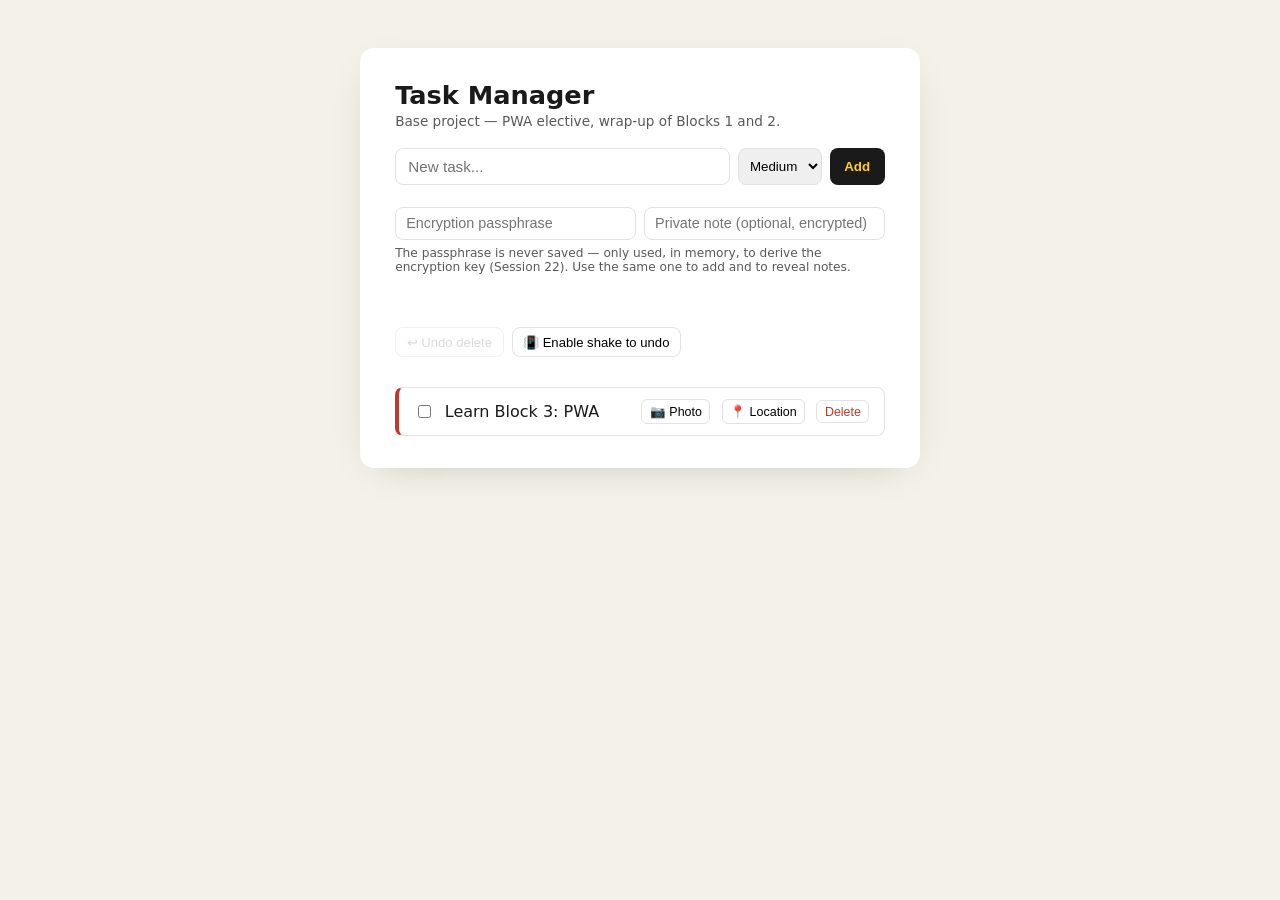
<file: index.html>
<!DOCTYPE html>
<html lang="en">
<head>
<meta charset="UTF-8">
<meta name="viewport" content="width=device-width, initial-scale=1.0">
<meta name="description" content="Manage your tasks offline, with private notes encrypted in the browser.">
<link rel="manifest" href="manifest.json">
<meta name="theme-color" content="#1A1A1A">
<title>Task Manager</title>
<link rel="stylesheet" href="css/styles.css">
</head>
<body>
  <p id="connection-banner" class="connection-banner" hidden>Offline — showing saved data.</p>
  <main class="app">
    <div class="app-head">
      <div>
        <h1>Task Manager</h1>
        <p class="subtitle">Base project — PWA elective, wrap-up of Blocks 1 and 2.</p>
      </div>
      <button id="btn-install" class="btn-install" hidden>Install app</button>
    </div>

    <form id="task-form" class="task-form">
      <input type="text" id="input-title" placeholder="New task..." required>
      <select id="input-priority" aria-label="Priority">
        <option value="low">Low</option>
        <option value="medium" selected>Medium</option>
        <option value="high">High</option>
      </select>
      <button type="submit">Add</button>
    </form>

    <div class="crypto-row">
      <input type="password" id="input-passphrase" placeholder="Encryption passphrase">
      <input type="text" id="input-note" placeholder="Private note (optional, encrypted)">
    </div>
    <p class="crypto-hint">The passphrase is never saved — only used, in memory, to derive the encryption key (Session 22). Use the same one to add and to reveal notes.</p>
    <p id="note-error" class="crypto-error"></p>

    <p id="device-error" class="crypto-error"></p>

    <div class="undo-bar">
      <button id="btn-undo" type="button" class="btn-undo" disabled>↩ Undo delete</button>
      <button id="btn-shake" type="button" class="btn-shake">📳 Enable shake to undo</button>
    </div>
    <p id="sensor-status" class="sensor-status"></p>

    <ul id="task-list" class="task-list">
      <li class="task-skeleton"></li>
      <li class="task-skeleton"></li>
    </ul>
  </main>

  <dialog id="camera-dialog" class="camera-dialog">
    <video id="camera-video" autoplay playsinline></video>
    <div class="camera-dialog-actions">
      <button id="btn-capture" type="button">Capture</button>
      <button id="btn-cancel-camera" type="button">Cancel</button>
    </div>
  </dialog>

  <script type="module" src="app.js"></script>
</body>
</html>
</file>
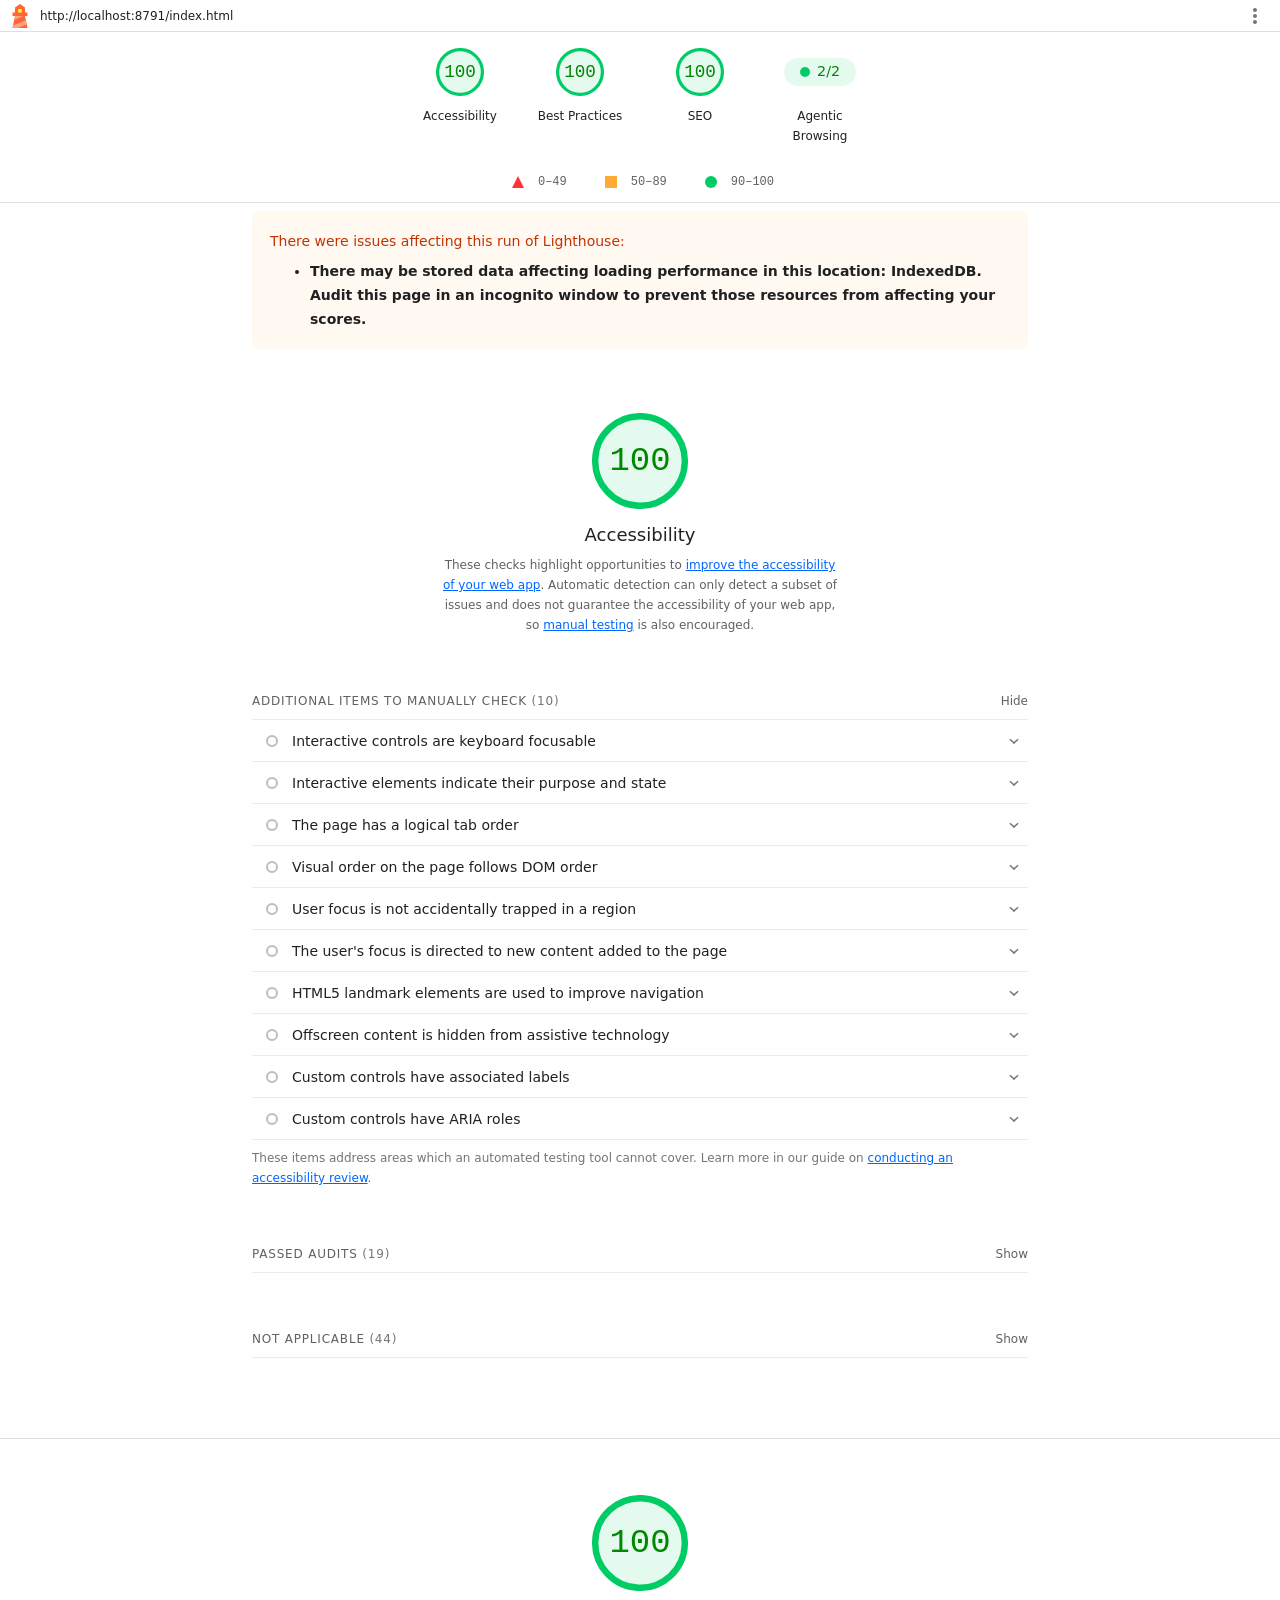
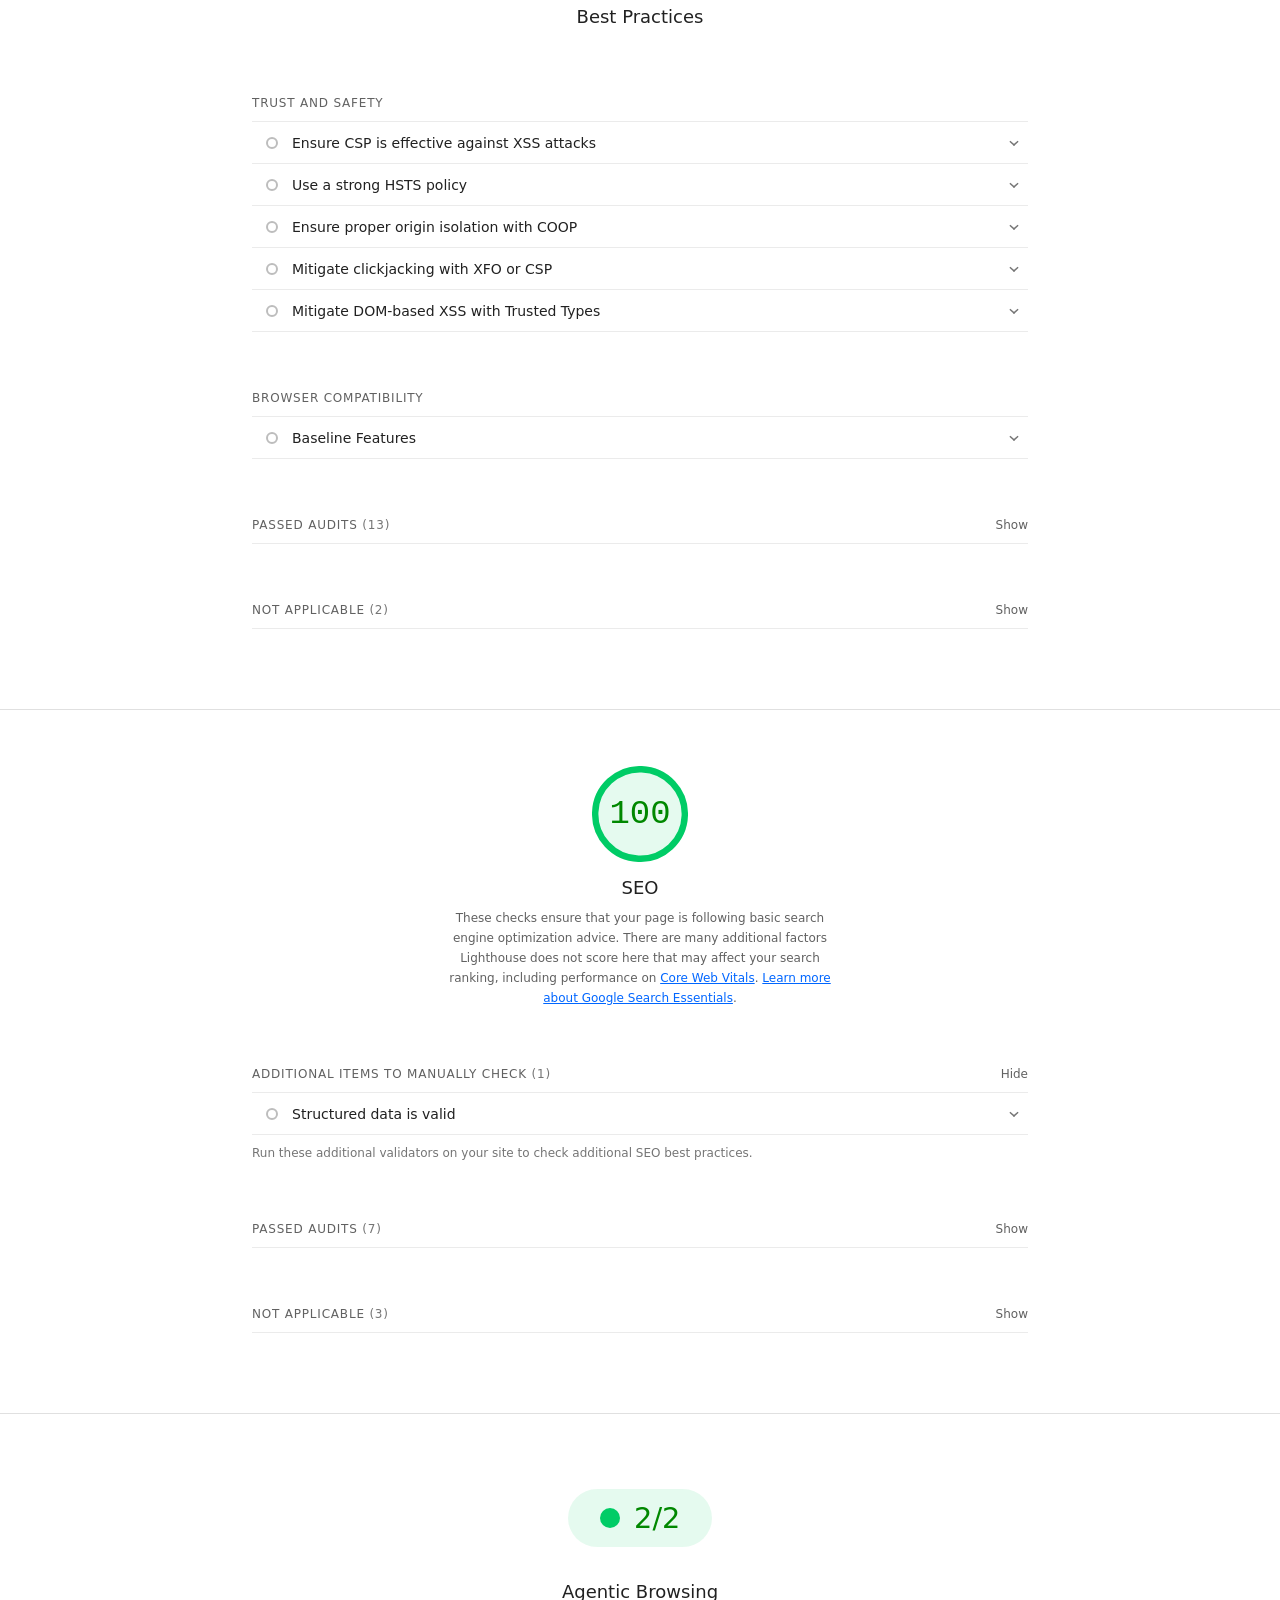
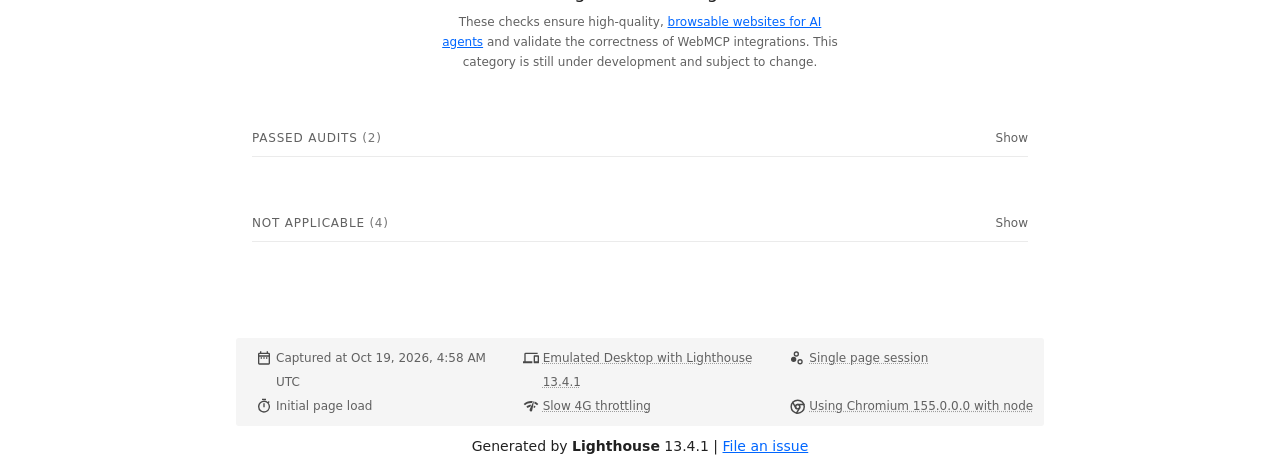
<file: lighthouse-reports/after.html>
<!--
@license
Copyright 2018 Google LLC
SPDX-License-Identifier: Apache-2.0
-->
<!doctype html>
<html lang="en">
<head>
  <meta charset="utf-8">
  <meta name="viewport" content="width=device-width, initial-scale=1, minimum-scale=1">
  <link rel="icon" href='data:image/svg+xml;utf8,<svg fill="none" xmlns="http://www.w3.org/2000/svg" viewBox="0 0 48 48"><path d="m14 7 10-7 10 7v10h5v7h-5l5 24H9l5-24H9v-7h5V7Z" fill="%23F63"/><path d="M31.561 24H14l-1.689 8.105L31.561 24ZM18.983 48H9l1.022-4.907L35.723 32.27l1.663 7.98L18.983 48Z" fill="%23FFA385"/><path fill="%23FF3" d="M20.5 10h7v7h-7z"/></svg>'>
  <title>Lighthouse Report</title>
  <style>body {margin: 0}</style>
</head>
<body>
  <noscript>Lighthouse report requires JavaScript. Please enable.</noscript>

  <div id="lh-log"></div>

  <script>window.__LIGHTHOUSE_JSON__ = {"lighthouseVersion":"13.4.1","requestedUrl":"http://localhost:8791/index.html","mainDocumentUrl":"http://localhost:8791/index.html","finalDisplayedUrl":"http://localhost:8791/index.html","finalUrl":"http://localhost:8791/index.html","fetchTime":"2026-10-19T04:58:40.194Z","gatherMode":"navigation","runWarnings":["There may be stored data affecting loading performance in this location: IndexedDB. Audit this page in an incognito window to prevent those resources from affecting your scores."],"userAgent":"Mozilla/5.0 (Macintosh; Intel Mac OS X 10_15_7) AppleWebKit/537.36 (KHTML, like Gecko) Chrome/155.0.0.0 Safari/537.36","environment":{"hostUserAgent":"Mozilla/5.0 (Macintosh; Intel Mac OS X 10_15_7) AppleWebKit/537.36 (KHTML, like Gecko) Chrome/155.0.0.0 Safari/537.36","benchmarkIndex":2149,"credits":{"axe-core":"4.12.1"}},"audits":{"is-on-https":{"id":"is-on-https","title":"Uses HTTPS","description":"All sites should be protected with HTTPS, even ones that don't handle sensitive data. This includes avoiding [mixed content](https://developers.google.com/web/fundamentals/security/prevent-mixed-content/what-is-mixed-content), where some resources are loaded over HTTP despite the initial request being served over HTTPS. HTTPS prevents intruders from tampering with or passively listening in on the communications between your app and your users, and is a prerequisite for HTTP/2 and many new web platform APIs. [Learn more about HTTPS](https://developer.chrome.com/docs/lighthouse/pwa/is-on-https/).","score":1,"scoreDisplayMode":"binary","details":{"type":"table","headings":[{"key":"url","valueType":"url","label":"Insecure URL"},{"key":"resolution","valueType":"text","label":"Request Resolution"}],"items":[]}},"redirects-http":{"id":"redirects-http","title":"Redirects HTTP traffic to HTTPS","description":"Make sure that you redirect all HTTP traffic to HTTPS in order to enable secure web features for all your users. [Learn more](https://developer.chrome.com/docs/lighthouse/pwa/redirects-http/).","score":null,"scoreDisplayMode":"notApplicable"},"cumulative-layout-shift":{"id":"cumulative-layout-shift","title":"Cumulative Layout Shift","description":"Cumulative Layout Shift measures the movement of visible elements within the viewport. [Learn more about the Cumulative Layout Shift metric](https://web.dev/articles/cls).","score":1,"scoreDisplayMode":"numeric","numericValue":0,"numericUnit":"unitless","displayValue":"0","scoringOptions":{"p10":0.1,"median":0.25},"details":{"type":"debugdata","items":[{"cumulativeLayoutShiftMainFrame":0,"newEngineResult":{"cumulativeLayoutShift":0,"cumulativeLayoutShiftMainFrame":0},"newEngineResultDiffered":false}]}},"errors-in-console":{"id":"errors-in-console","title":"No browser errors logged to the console","description":"Errors logged to the console indicate unresolved problems. They can come from network request failures and other browser concerns. [Learn more about this errors in console diagnostic audit](https://developer.chrome.com/docs/lighthouse/best-practices/errors-in-console/)","score":1,"scoreDisplayMode":"binary","details":{"type":"table","headings":[{"key":"sourceLocation","valueType":"source-location","label":"Source"},{"key":"description","valueType":"code","label":"Description"}],"items":[]}},"image-aspect-ratio":{"id":"image-aspect-ratio","title":"Displays images with correct aspect ratio","description":"Image display dimensions should match natural aspect ratio. [Learn more about image aspect ratio](https://developer.chrome.com/docs/lighthouse/best-practices/image-aspect-ratio/).","score":1,"scoreDisplayMode":"binary","details":{"type":"table","headings":[{"key":"node","valueType":"node","label":""},{"key":"url","valueType":"url","label":"URL"},{"key":"displayedAspectRatio","valueType":"text","label":"Aspect Ratio (Displayed)"},{"key":"actualAspectRatio","valueType":"text","label":"Aspect Ratio (Actual)"}],"items":[]}},"image-size-responsive":{"id":"image-size-responsive","title":"Serves images with appropriate resolution","description":"Image natural dimensions should be proportional to the display size and the pixel ratio to maximize image clarity. [Learn how to provide responsive images](https://web.dev/articles/serve-responsive-images).","score":1,"scoreDisplayMode":"binary","details":{"type":"table","headings":[{"key":"node","valueType":"node","label":""},{"key":"url","valueType":"url","label":"URL"},{"key":"displayedSize","valueType":"text","label":"Displayed size"},{"key":"actualSize","valueType":"text","label":"Actual size"},{"key":"expectedSize","valueType":"text","label":"Expected size"}],"items":[]}},"deprecations":{"id":"deprecations","title":"Avoids deprecated APIs","description":"Deprecated APIs will eventually be removed from the browser. [Learn more about deprecated APIs](https://developer.chrome.com/docs/lighthouse/best-practices/deprecations/).","score":1,"scoreDisplayMode":"binary","details":{"type":"table","headings":[{"key":"value","valueType":"text","label":"Deprecation / Warning"},{"key":"source","valueType":"source-location","label":"Source"}],"items":[]}},"third-party-cookies":{"id":"third-party-cookies","title":"Avoids third-party cookies","description":"Third-party cookies may be blocked in some contexts. [Learn more about preparing for third-party cookie restrictions](https://privacysandbox.google.com/cookies/prepare/overview).","score":1,"scoreDisplayMode":"binary","details":{"type":"table","headings":[{"key":"name","valueType":"text","label":"Name"},{"key":"url","valueType":"url","label":"URL"}],"items":[]}},"valid-source-maps":{"id":"valid-source-maps","title":"Page has valid source maps","description":"Source maps translate minified code to the original source code. This helps developers debug in production. In addition, Lighthouse is able to provide further insights. Consider deploying source maps to take advantage of these benefits. [Learn more about source maps](https://developer.chrome.com/docs/devtools/javascript/source-maps/).","score":1,"scoreDisplayMode":"binary","details":{"type":"table","headings":[{"key":"scriptUrl","valueType":"url","subItemsHeading":{"key":"error"},"label":"URL"},{"key":"sourceMapUrl","valueType":"url","label":"Map URL"}],"items":[]}},"csp-xss":{"id":"csp-xss","title":"Ensure CSP is effective against XSS attacks","description":"A strong Content Security Policy (CSP) significantly reduces the risk of cross-site scripting (XSS) attacks. [Learn how to use a CSP to prevent XSS](https://developer.chrome.com/docs/lighthouse/best-practices/csp-xss/)","score":1,"scoreDisplayMode":"informative","details":{"type":"table","headings":[{"key":"description","valueType":"text","subItemsHeading":{"key":"description"},"label":"Description"},{"key":"directive","valueType":"code","subItemsHeading":{"key":"directive"},"label":"Directive"},{"key":"severity","valueType":"text","subItemsHeading":{"key":"severity"},"label":"Severity"}],"items":[{"severity":"High","description":"No CSP found in enforcement mode"}]}},"has-hsts":{"id":"has-hsts","title":"Use a strong HSTS policy","description":"Deployment of the HSTS header significantly reduces the risk of downgrading HTTP connections and eavesdropping attacks. A rollout in stages, starting with a low max-age is recommended. [Learn more about using a strong HSTS policy.](https://developer.chrome.com/docs/lighthouse/best-practices/has-hsts)","score":1,"scoreDisplayMode":"informative","details":{"type":"table","headings":[{"key":"description","valueType":"text","subItemsHeading":{"key":"description"},"label":"Description"},{"key":"directive","valueType":"code","subItemsHeading":{"key":"directive"},"label":"Directive"},{"key":"severity","valueType":"text","subItemsHeading":{"key":"severity"},"label":"Severity"}],"items":[{"severity":"High","description":"No HSTS header found"}]}},"origin-isolation":{"id":"origin-isolation","title":"Ensure proper origin isolation with COOP","description":"The Cross-Origin-Opener-Policy (COOP) can be used to isolate the top-level window from other documents such as pop-ups. [Learn more about deploying the COOP header.](https://web.dev/articles/why-coop-coep#coop)","score":1,"scoreDisplayMode":"informative","details":{"type":"table","headings":[{"key":"description","valueType":"text","subItemsHeading":{"key":"description"},"label":"Description"},{"key":"directive","valueType":"code","subItemsHeading":{"key":"directive"},"label":"Directive"},{"key":"severity","valueType":"text","subItemsHeading":{"key":"severity"},"label":"Severity"}],"items":[{"description":"No COOP header found","severity":"High"}]}},"clickjacking-mitigation":{"id":"clickjacking-mitigation","title":"Mitigate clickjacking with XFO or CSP","description":"The `X-Frame-Options` (XFO) header or the `frame-ancestors` directive in the `Content-Security-Policy` (CSP) header control where a page can be embedded. These can mitigate clickjacking attacks by blocking some or all sites from embedding the page. [Learn more about mitigating clickjacking](https://developer.chrome.com/docs/lighthouse/best-practices/clickjacking-mitigation).","score":1,"scoreDisplayMode":"informative","details":{"type":"table","headings":[{"key":"description","valueType":"text","subItemsHeading":{"key":"description"},"label":"Description"},{"key":"severity","valueType":"text","subItemsHeading":{"key":"severity"},"label":"Severity"}],"items":[{"severity":"High","description":"No frame control policy found"}]}},"trusted-types-xss":{"id":"trusted-types-xss","title":"Mitigate DOM-based XSS with Trusted Types","description":"The `require-trusted-types-for` directive in the `Content-Security-Policy` (CSP) header instructs user agents to control the data passed to DOM XSS sink functions. [Learn more about mitigating DOM-based XSS with Trusted Types](https://developer.chrome.com/docs/lighthouse/best-practices/trusted-types-xss).","score":1,"scoreDisplayMode":"informative","details":{"type":"table","headings":[{"key":"description","valueType":"text","subItemsHeading":{"key":"description"},"label":"Description"},{"key":"severity","valueType":"text","subItemsHeading":{"key":"severity"},"label":"Severity"}],"items":[{"severity":"High","description":"No `Content-Security-Policy` header with Trusted Types directive found"}]}},"accesskeys":{"id":"accesskeys","title":"`[accesskey]` values are unique","description":"Access keys let users quickly focus a part of the page. For proper navigation, each access key must be unique. [Learn more about access keys](https://dequeuniversity.com/rules/axe/4.12/accesskeys).","score":null,"scoreDisplayMode":"notApplicable"},"aria-allowed-attr":{"id":"aria-allowed-attr","title":"`[aria-*]` attributes match their roles","description":"Each ARIA `role` supports a specific subset of `aria-*` attributes. Mismatching these invalidates the `aria-*` attributes. [Learn how to match ARIA attributes to their roles](https://dequeuniversity.com/rules/axe/4.12/aria-allowed-attr).","score":1,"scoreDisplayMode":"binary","details":{"type":"table","headings":[{"key":"node","valueType":"node","subItemsHeading":{"key":"relatedNode","valueType":"node"},"label":"Failing Elements"}],"items":[]}},"aria-allowed-role":{"id":"aria-allowed-role","title":"Uses ARIA roles only on compatible elements","description":"Many HTML elements can only be assigned certain ARIA roles. Using ARIA roles where they are not allowed can interfere with the accessibility of the web page. [Learn more about ARIA roles](https://dequeuniversity.com/rules/axe/4.12/aria-allowed-role).","score":null,"scoreDisplayMode":"notApplicable"},"aria-command-name":{"id":"aria-command-name","title":"`button`, `link`, and `menuitem` elements have accessible names","description":"When an element doesn't have an accessible name, screen readers announce it with a generic name, making it unusable for users who rely on screen readers. [Learn how to make command elements more accessible](https://dequeuniversity.com/rules/axe/4.12/aria-command-name).","score":null,"scoreDisplayMode":"notApplicable"},"aria-conditional-attr":{"id":"aria-conditional-attr","title":"ARIA attributes are used as specified for the element's role","description":"Some ARIA attributes are only allowed on an element under certain conditions. [Learn more about conditional ARIA attributes](https://dequeuniversity.com/rules/axe/4.12/aria-conditional-attr).","score":1,"scoreDisplayMode":"binary","details":{"type":"table","headings":[{"key":"node","valueType":"node","subItemsHeading":{"key":"relatedNode","valueType":"node"},"label":"Failing Elements"}],"items":[]}},"aria-deprecated-role":{"id":"aria-deprecated-role","title":"Deprecated ARIA roles were not used","description":"Deprecated ARIA roles may not be processed correctly by assistive technology. [Learn more about deprecated ARIA roles](https://dequeuniversity.com/rules/axe/4.12/aria-deprecated-role).","score":null,"scoreDisplayMode":"notApplicable"},"aria-dialog-name":{"id":"aria-dialog-name","title":"Elements with `role=\"dialog\"` or `role=\"alertdialog\"` have accessible names.","description":"ARIA dialog elements without accessible names may prevent screen readers users from discerning the purpose of these elements. [Learn how to make ARIA dialog elements more accessible](https://dequeuniversity.com/rules/axe/4.12/aria-dialog-name).","score":null,"scoreDisplayMode":"notApplicable"},"aria-hidden-body":{"id":"aria-hidden-body","title":"`[aria-hidden=\"true\"]` is not present on the document `\u003cbody>`","description":"Assistive technologies, like screen readers, work inconsistently when `aria-hidden=\"true\"` is set on the document `\u003cbody>`. [Learn how `aria-hidden` affects the document body](https://dequeuniversity.com/rules/axe/4.12/aria-hidden-body).","score":1,"scoreDisplayMode":"binary","details":{"type":"table","headings":[{"key":"node","valueType":"node","subItemsHeading":{"key":"relatedNode","valueType":"node"},"label":"Failing Elements"}],"items":[]}},"aria-hidden-focus":{"id":"aria-hidden-focus","title":"`[aria-hidden=\"true\"]` elements do not contain focusable descendents","description":"Focusable descendents within an `[aria-hidden=\"true\"]` element prevent those interactive elements from being available to users of assistive technologies like screen readers. [Learn how `aria-hidden` affects focusable elements](https://dequeuniversity.com/rules/axe/4.12/aria-hidden-focus).","score":null,"scoreDisplayMode":"notApplicable"},"aria-input-field-name":{"id":"aria-input-field-name","title":"ARIA input fields have accessible names","description":"When an input field doesn't have an accessible name, screen readers announce it with a generic name, making it unusable for users who rely on screen readers. [Learn more about input field labels](https://dequeuniversity.com/rules/axe/4.12/aria-input-field-name).","score":null,"scoreDisplayMode":"notApplicable"},"aria-meter-name":{"id":"aria-meter-name","title":"ARIA `meter` elements have accessible names","description":"When a meter element doesn't have an accessible name, screen readers announce it with a generic name, making it unusable for users who rely on screen readers. [Learn how to name `meter` elements](https://dequeuniversity.com/rules/axe/4.12/aria-meter-name).","score":null,"scoreDisplayMode":"notApplicable"},"aria-progressbar-name":{"id":"aria-progressbar-name","title":"ARIA `progressbar` elements have accessible names","description":"When a `progressbar` element doesn't have an accessible name, screen readers announce it with a generic name, making it unusable for users who rely on screen readers. [Learn how to label `progressbar` elements](https://dequeuniversity.com/rules/axe/4.12/aria-progressbar-name).","score":null,"scoreDisplayMode":"notApplicable"},"aria-prohibited-attr":{"id":"aria-prohibited-attr","title":"Elements use only permitted ARIA attributes","description":"Using ARIA attributes in roles where they are prohibited can mean that important information is not communicated to users of assistive technologies. [Learn more about prohibited ARIA roles](https://dequeuniversity.com/rules/axe/4.12/aria-prohibited-attr).","score":1,"scoreDisplayMode":"binary","details":{"type":"table","headings":[{"key":"node","valueType":"node","subItemsHeading":{"key":"relatedNode","valueType":"node"},"label":"Failing Elements"}],"items":[]}},"aria-required-attr":{"id":"aria-required-attr","title":"`[role]`s have all required `[aria-*]` attributes","description":"Some ARIA roles have required attributes that describe the state of the element to screen readers. [Learn more about roles and required attributes](https://dequeuniversity.com/rules/axe/4.12/aria-required-attr).","score":null,"scoreDisplayMode":"notApplicable"},"aria-required-children":{"id":"aria-required-children","title":"Elements with an ARIA `[role]` that require children to contain a specific `[role]` have all required children.","description":"Some ARIA parent roles must contain specific child roles to perform their intended accessibility functions. [Learn more about roles and required children elements](https://dequeuniversity.com/rules/axe/4.12/aria-required-children).","score":null,"scoreDisplayMode":"notApplicable"},"aria-required-parent":{"id":"aria-required-parent","title":"`[role]`s are contained by their required parent element","description":"Some ARIA child roles must be contained by specific parent roles to properly perform their intended accessibility functions. [Learn more about ARIA roles and required parent element](https://dequeuniversity.com/rules/axe/4.12/aria-required-parent).","score":null,"scoreDisplayMode":"notApplicable"},"aria-roles":{"id":"aria-roles","title":"`[role]` values are valid","description":"ARIA roles must have valid values in order to perform their intended accessibility functions. [Learn more about valid ARIA roles](https://dequeuniversity.com/rules/axe/4.12/aria-roles).","score":null,"scoreDisplayMode":"notApplicable"},"aria-text":{"id":"aria-text","title":"Elements with the `role=text` attribute do not have focusable descendents.","description":"Adding `role=text` around a text node split by markup enables VoiceOver to treat it as one phrase, but the element's focusable descendents will not be announced. [Learn more about the `role=text` attribute](https://dequeuniversity.com/rules/axe/4.12/aria-text).","score":null,"scoreDisplayMode":"notApplicable"},"aria-toggle-field-name":{"id":"aria-toggle-field-name","title":"ARIA toggle fields have accessible names","description":"When a toggle field doesn't have an accessible name, screen readers announce it with a generic name, making it unusable for users who rely on screen readers. [Learn more about toggle fields](https://dequeuniversity.com/rules/axe/4.12/aria-toggle-field-name).","score":null,"scoreDisplayMode":"notApplicable"},"aria-tooltip-name":{"id":"aria-tooltip-name","title":"ARIA `tooltip` elements have accessible names","description":"When a tooltip element doesn't have an accessible name, screen readers announce it with a generic name, making it unusable for users who rely on screen readers. [Learn how to name `tooltip` elements](https://dequeuniversity.com/rules/axe/4.12/aria-tooltip-name).","score":null,"scoreDisplayMode":"notApplicable"},"aria-treeitem-name":{"id":"aria-treeitem-name","title":"ARIA `treeitem` elements have accessible names","description":"When a `treeitem` element doesn't have an accessible name, screen readers announce it with a generic name, making it unusable for users who rely on screen readers. [Learn more about labeling `treeitem` elements](https://dequeuniversity.com/rules/axe/4.12/aria-treeitem-name).","score":null,"scoreDisplayMode":"notApplicable"},"aria-valid-attr-value":{"id":"aria-valid-attr-value","title":"`[aria-*]` attributes have valid values","description":"Assistive technologies, like screen readers, can't interpret ARIA attributes with invalid values. [Learn more about valid values for ARIA attributes](https://dequeuniversity.com/rules/axe/4.12/aria-valid-attr-value).","score":1,"scoreDisplayMode":"binary","details":{"type":"table","headings":[{"key":"node","valueType":"node","subItemsHeading":{"key":"relatedNode","valueType":"node"},"label":"Failing Elements"}],"items":[]}},"aria-valid-attr":{"id":"aria-valid-attr","title":"`[aria-*]` attributes are valid and not misspelled","description":"Assistive technologies, like screen readers, can't interpret ARIA attributes with invalid names. [Learn more about valid ARIA attributes](https://dequeuniversity.com/rules/axe/4.12/aria-valid-attr).","score":1,"scoreDisplayMode":"binary","details":{"type":"table","headings":[{"key":"node","valueType":"node","subItemsHeading":{"key":"relatedNode","valueType":"node"},"label":"Failing Elements"}],"items":[]}},"button-name":{"id":"button-name","title":"Buttons have an accessible name","description":"When a button doesn't have an accessible name, screen readers announce it as \"button\", making it unusable for users who rely on screen readers. [Learn how to make buttons more accessible](https://dequeuniversity.com/rules/axe/4.12/button-name).","score":1,"scoreDisplayMode":"binary","details":{"type":"table","headings":[{"key":"node","valueType":"node","subItemsHeading":{"key":"relatedNode","valueType":"node"},"label":"Failing Elements"}],"items":[]}},"bypass":{"id":"bypass","title":"The page contains a heading, skip link, or landmark region","description":"Adding ways to bypass repetitive content lets keyboard users navigate the page more efficiently. [Learn more about bypass blocks](https://dequeuniversity.com/rules/axe/4.12/bypass).","score":null,"scoreDisplayMode":"notApplicable"},"color-contrast":{"id":"color-contrast","title":"Background and foreground colors have a sufficient contrast ratio","description":"Low-contrast text is difficult or impossible for many users to read. [Learn how to provide sufficient color contrast](https://dequeuniversity.com/rules/axe/4.12/color-contrast).","score":1,"scoreDisplayMode":"binary","details":{"type":"table","headings":[{"key":"node","valueType":"node","subItemsHeading":{"key":"relatedNode","valueType":"node"},"label":"Failing Elements"}],"items":[]}},"definition-list":{"id":"definition-list","title":"`\u003cdl>`'s contain only properly-ordered `\u003cdt>` and `\u003cdd>` groups, `\u003cscript>`, `\u003ctemplate>` or `\u003cdiv>` elements.","description":"When definition lists are not properly marked up, screen readers may produce confusing or inaccurate output. [Learn how to structure definition lists correctly](https://dequeuniversity.com/rules/axe/4.12/definition-list).","score":null,"scoreDisplayMode":"notApplicable"},"dlitem":{"id":"dlitem","title":"Definition list items are wrapped in `\u003cdl>` elements","description":"Definition list items (`\u003cdt>` and `\u003cdd>`) must be wrapped in a parent `\u003cdl>` element to ensure that screen readers can properly announce them. [Learn how to structure definition lists correctly](https://dequeuniversity.com/rules/axe/4.12/dlitem).","score":null,"scoreDisplayMode":"notApplicable"},"document-title":{"id":"document-title","title":"Document has a `\u003ctitle>` element","description":"The title gives screen reader users an overview of the page, and search engine users rely on it heavily to determine if a page is relevant to their search. [Learn more about document titles](https://dequeuniversity.com/rules/axe/4.12/document-title).","score":1,"scoreDisplayMode":"binary","details":{"type":"table","headings":[{"key":"node","valueType":"node","subItemsHeading":{"key":"relatedNode","valueType":"node"},"label":"Failing Elements"}],"items":[]}},"duplicate-id-aria":{"id":"duplicate-id-aria","title":"ARIA IDs are unique","description":"The value of an ARIA ID must be unique to prevent other instances from being overlooked by assistive technologies. [Learn how to fix duplicate ARIA IDs](https://dequeuniversity.com/rules/axe/4.12/duplicate-id-aria).","score":null,"scoreDisplayMode":"notApplicable"},"empty-heading":{"id":"empty-heading","title":"All heading elements contain content.","description":"A heading with no content or inaccessible text prevent screen reader users from accessing information on the page's structure. [Learn more about headings](https://dequeuniversity.com/rules/axe/4.12/empty-heading).","score":null,"scoreDisplayMode":"notApplicable"},"form-field-multiple-labels":{"id":"form-field-multiple-labels","title":"No form fields have multiple labels","description":"Form fields with multiple labels can be confusingly announced by assistive technologies like screen readers which use either the first, the last, or all of the labels. [Learn how to use form labels](https://dequeuniversity.com/rules/axe/4.12/form-field-multiple-labels).","score":null,"scoreDisplayMode":"notApplicable"},"frame-title":{"id":"frame-title","title":"`\u003cframe>` or `\u003ciframe>` elements have a title","description":"Screen reader users rely on frame titles to describe the contents of frames. [Learn more about frame titles](https://dequeuniversity.com/rules/axe/4.12/frame-title).","score":null,"scoreDisplayMode":"notApplicable"},"heading-order":{"id":"heading-order","title":"Heading elements appear in a sequentially-descending order","description":"Properly ordered headings that do not skip levels convey the semantic structure of the page, making it easier to navigate and understand when using assistive technologies. [Learn more about heading order](https://dequeuniversity.com/rules/axe/4.12/heading-order).","score":1,"scoreDisplayMode":"binary","details":{"type":"table","headings":[{"key":"node","valueType":"node","subItemsHeading":{"key":"relatedNode","valueType":"node"},"label":"Failing Elements"}],"items":[]}},"html-has-lang":{"id":"html-has-lang","title":"`\u003chtml>` element has a `[lang]` attribute","description":"If a page doesn't specify a `lang` attribute, a screen reader assumes that the page is in the default language that the user chose when setting up the screen reader. If the page isn't actually in the default language, then the screen reader might not announce the page's text correctly. [Learn more about the `lang` attribute](https://dequeuniversity.com/rules/axe/4.12/html-has-lang).","score":1,"scoreDisplayMode":"binary","details":{"type":"table","headings":[{"key":"node","valueType":"node","subItemsHeading":{"key":"relatedNode","valueType":"node"},"label":"Failing Elements"}],"items":[]}},"html-lang-valid":{"id":"html-lang-valid","title":"`\u003chtml>` element has a valid value for its `[lang]` attribute","description":"Specifying a valid [BCP 47 language](https://www.w3.org/International/questions/qa-choosing-language-tags#question) helps screen readers announce text properly. [Learn how to use the `lang` attribute](https://dequeuniversity.com/rules/axe/4.12/html-lang-valid).","score":1,"scoreDisplayMode":"binary","details":{"type":"table","headings":[{"key":"node","valueType":"node","subItemsHeading":{"key":"relatedNode","valueType":"node"},"label":"Failing Elements"}],"items":[]}},"html-xml-lang-mismatch":{"id":"html-xml-lang-mismatch","title":"`\u003chtml>` element has an `[xml:lang]` attribute with the same base language as the `[lang]` attribute.","description":"If the webpage does not specify a consistent language, then the screen reader might not announce the page's text correctly. [Learn more about the `lang` attribute](https://dequeuniversity.com/rules/axe/4.12/html-xml-lang-mismatch).","score":null,"scoreDisplayMode":"notApplicable"},"identical-links-same-purpose":{"id":"identical-links-same-purpose","title":"Identical links have the same purpose.","description":"Links with the same destination should have the same description, to help users understand the link's purpose and decide whether to follow it. [Learn more about identical links](https://dequeuniversity.com/rules/axe/4.12/identical-links-same-purpose).","score":null,"scoreDisplayMode":"notApplicable"},"image-alt":{"id":"image-alt","title":"Image elements have `[alt]` attributes","description":"Informative elements should aim for short, descriptive alternate text. Decorative elements can be ignored with an empty alt attribute. [Learn more about the `alt` attribute](https://dequeuniversity.com/rules/axe/4.12/image-alt).","score":null,"scoreDisplayMode":"notApplicable"},"image-redundant-alt":{"id":"image-redundant-alt","title":"Image elements do not have `[alt]` attributes that are redundant text.","description":"Informative elements should aim for short, descriptive alternative text. Alternative text that is exactly the same as the text adjacent to the link or image is potentially confusing for screen reader users, because the text will be read twice. [Learn more about the `alt` attribute](https://dequeuniversity.com/rules/axe/4.12/image-redundant-alt).","score":null,"scoreDisplayMode":"notApplicable"},"input-button-name":{"id":"input-button-name","title":"Input buttons have discernible text.","description":"Adding discernable and accessible text to input buttons may help screen reader users understand the purpose of the input button. [Learn more about input buttons](https://dequeuniversity.com/rules/axe/4.12/input-button-name).","score":null,"scoreDisplayMode":"notApplicable"},"input-image-alt":{"id":"input-image-alt","title":"`\u003cinput type=\"image\">` elements have `[alt]` text","description":"When an image is being used as an `\u003cinput>` button, providing alternative text can help screen reader users understand the purpose of the button. [Learn about input image alt text](https://dequeuniversity.com/rules/axe/4.12/input-image-alt).","score":null,"scoreDisplayMode":"notApplicable"},"label-content-name-mismatch":{"id":"label-content-name-mismatch","title":"Elements with visible text labels have matching accessible names.","description":"Visible text labels that do not match the accessible name can result in a confusing experience for screen reader users. [Learn more about accessible names](https://dequeuniversity.com/rules/axe/4.12/label-content-name-mismatch).","score":null,"scoreDisplayMode":"notApplicable"},"label":{"id":"label","title":"Form elements have associated labels","description":"Labels ensure that form controls are announced properly by assistive technologies, like screen readers. [Learn more about form element labels](https://dequeuniversity.com/rules/axe/4.12/label).","score":1,"scoreDisplayMode":"binary","details":{"type":"table","headings":[{"key":"node","valueType":"node","subItemsHeading":{"key":"relatedNode","valueType":"node"},"label":"Failing Elements"}],"items":[]}},"landmark-one-main":{"id":"landmark-one-main","title":"Document has a main landmark.","description":"One main landmark helps screen reader users navigate a web page. [Learn more about landmarks](https://dequeuniversity.com/rules/axe/4.12/landmark-one-main).","score":1,"scoreDisplayMode":"binary","details":{"type":"table","headings":[{"key":"node","valueType":"node","subItemsHeading":{"key":"relatedNode","valueType":"node"},"label":"Failing Elements"}],"items":[]}},"link-name":{"id":"link-name","title":"Links have a discernible name","description":"Link text (and alternate text for images, when used as links) that is discernible, unique, and focusable improves the navigation experience for screen reader users. [Learn how to make links accessible](https://dequeuniversity.com/rules/axe/4.12/link-name).","score":null,"scoreDisplayMode":"notApplicable"},"link-in-text-block":{"id":"link-in-text-block","title":"Links are distinguishable without relying on color.","description":"Low-contrast text is difficult or impossible for many users to read. Link text that is discernible improves the experience for users with low vision. [Learn how to make links distinguishable](https://dequeuniversity.com/rules/axe/4.12/link-in-text-block).","score":null,"scoreDisplayMode":"notApplicable"},"list":{"id":"list","title":"Lists contain only `\u003cli>` elements and script supporting elements (`\u003cscript>` and `\u003ctemplate>`).","description":"Screen readers have a specific way of announcing lists. Ensuring proper list structure aids screen reader output. [Learn more about proper list structure](https://dequeuniversity.com/rules/axe/4.12/list).","score":1,"scoreDisplayMode":"binary","details":{"type":"table","headings":[{"key":"node","valueType":"node","subItemsHeading":{"key":"relatedNode","valueType":"node"},"label":"Failing Elements"}],"items":[]}},"listitem":{"id":"listitem","title":"List items (`\u003cli>`) are contained within `\u003cul>`, `\u003col>` or `\u003cmenu>` parent elements","description":"Screen readers require list items (`\u003cli>`) to be contained within a parent `\u003cul>`, `\u003col>` or `\u003cmenu>` to be announced properly. [Learn more about proper list structure](https://dequeuniversity.com/rules/axe/4.12/listitem).","score":1,"scoreDisplayMode":"binary","details":{"type":"table","headings":[{"key":"node","valueType":"node","subItemsHeading":{"key":"relatedNode","valueType":"node"},"label":"Failing Elements"}],"items":[]}},"meta-refresh":{"id":"meta-refresh","title":"The document does not use `\u003cmeta http-equiv=\"refresh\">`","description":"Users do not expect a page to refresh automatically, and doing so will move focus back to the top of the page. This may create a frustrating or confusing experience. [Learn more about the refresh meta tag](https://dequeuniversity.com/rules/axe/4.12/meta-refresh).","score":null,"scoreDisplayMode":"notApplicable"},"meta-viewport":{"id":"meta-viewport","title":"`[user-scalable=\"no\"]` is not used in the `\u003cmeta name=\"viewport\">` element and the `[maximum-scale]` attribute is not less than 5.","description":"Disabling zooming is problematic for users with low vision who rely on screen magnification to properly see the contents of a web page. [Learn more about the viewport meta tag](https://dequeuniversity.com/rules/axe/4.12/meta-viewport).","score":1,"scoreDisplayMode":"binary","details":{"type":"table","headings":[{"key":"node","valueType":"node","subItemsHeading":{"key":"relatedNode","valueType":"node"},"label":"Failing Elements"}],"items":[]}},"object-alt":{"id":"object-alt","title":"`\u003cobject>` elements have alternate text","description":"Screen readers cannot translate non-text content. Adding alternate text to `\u003cobject>` elements helps screen readers convey meaning to users. [Learn more about alt text for `object` elements](https://dequeuniversity.com/rules/axe/4.12/object-alt).","score":null,"scoreDisplayMode":"notApplicable"},"select-name":{"id":"select-name","title":"Select elements have associated label elements.","description":"Form elements without effective labels can create frustrating experiences for screen reader users. [Learn more about the `select` element](https://dequeuniversity.com/rules/axe/4.12/select-name).","score":1,"scoreDisplayMode":"binary","details":{"type":"table","headings":[{"key":"node","valueType":"node","subItemsHeading":{"key":"relatedNode","valueType":"node"},"label":"Failing Elements"}],"items":[]}},"skip-link":{"id":"skip-link","title":"Skip links are focusable.","description":"Including a skip link can help users skip to the main content to save time. [Learn more about skip links](https://dequeuniversity.com/rules/axe/4.12/skip-link).","score":null,"scoreDisplayMode":"notApplicable"},"tabindex":{"id":"tabindex","title":"No element has a `[tabindex]` value greater than 0","description":"A value greater than 0 implies an explicit navigation ordering. Although technically valid, this often creates frustrating experiences for users who rely on assistive technologies. [Learn more about the `tabindex` attribute](https://dequeuniversity.com/rules/axe/4.12/tabindex).","score":null,"scoreDisplayMode":"notApplicable"},"table-duplicate-name":{"id":"table-duplicate-name","title":"Tables have different content in the summary attribute and `\u003ccaption>`.","description":"The summary attribute should describe the table structure, while `\u003ccaption>` should have the onscreen title. Accurate table mark-up helps users of screen readers. [Learn more about summary and caption](https://dequeuniversity.com/rules/axe/4.12/table-duplicate-name).","score":null,"scoreDisplayMode":"notApplicable"},"table-fake-caption":{"id":"table-fake-caption","title":"Tables use `\u003ccaption>` instead of cells with the `[colspan]` attribute to indicate a caption.","description":"Screen readers have features to make navigating tables easier. Ensuring that tables use the actual caption element instead of cells with the `[colspan]` attribute may improve the experience for screen reader users. [Learn more about captions](https://dequeuniversity.com/rules/axe/4.12/table-fake-caption).","score":null,"scoreDisplayMode":"notApplicable"},"target-size":{"id":"target-size","title":"Touch targets have sufficient size and spacing.","description":"Touch targets with sufficient size and spacing help users who may have difficulty targeting small controls to activate the targets. [Learn more about touch targets](https://dequeuniversity.com/rules/axe/4.12/target-size).","score":1,"scoreDisplayMode":"binary","details":{"type":"table","headings":[{"key":"node","valueType":"node","subItemsHeading":{"key":"relatedNode","valueType":"node"},"label":"Failing Elements"}],"items":[]}},"td-has-header":{"id":"td-has-header","title":"`\u003ctd>` elements in a large `\u003ctable>` have one or more table headers.","description":"Screen readers have features to make navigating tables easier. Ensuring that `\u003ctd>` elements in a large table (3 or more cells in width and height) have an associated table header may improve the experience for screen reader users. [Learn more about table headers](https://dequeuniversity.com/rules/axe/4.12/td-has-header).","score":null,"scoreDisplayMode":"notApplicable"},"td-headers-attr":{"id":"td-headers-attr","title":"Cells in a `\u003ctable>` element that use the `[headers]` attribute refer to table cells within the same table.","description":"Screen readers have features to make navigating tables easier. Ensuring `\u003ctd>` cells using the `[headers]` attribute only refer to other cells in the same table may improve the experience for screen reader users. [Learn more about the `headers` attribute](https://dequeuniversity.com/rules/axe/4.12/td-headers-attr).","score":null,"scoreDisplayMode":"notApplicable"},"th-has-data-cells":{"id":"th-has-data-cells","title":"`\u003cth>` elements and elements with `[role=\"columnheader\"/\"rowheader\"]` have data cells they describe.","description":"Screen readers have features to make navigating tables easier. Ensuring table headers always refer to some set of cells may improve the experience for screen reader users. [Learn more about table headers](https://dequeuniversity.com/rules/axe/4.12/th-has-data-cells).","score":null,"scoreDisplayMode":"notApplicable"},"valid-lang":{"id":"valid-lang","title":"`[lang]` attributes have a valid value","description":"Specifying a valid [BCP 47 language](https://www.w3.org/International/questions/qa-choosing-language-tags#question) on elements helps ensure that text is pronounced correctly by a screen reader. [Learn how to use the `lang` attribute](https://dequeuniversity.com/rules/axe/4.12/valid-lang).","score":null,"scoreDisplayMode":"notApplicable"},"video-caption":{"id":"video-caption","title":"`\u003cvideo>` elements contain a `\u003ctrack>` element with `[kind=\"captions\"]`","description":"When a video provides a caption it is easier for deaf and hearing impaired users to access its information. [Learn more about video captions](https://dequeuniversity.com/rules/axe/4.12/video-caption).","score":null,"scoreDisplayMode":"notApplicable"},"custom-controls-labels":{"id":"custom-controls-labels","title":"Custom controls have associated labels","description":"Custom interactive controls have associated labels, provided by aria-label or aria-labelledby. [Learn more about custom controls and labels](https://developer.chrome.com/docs/lighthouse/accessibility/custom-controls-labels/).","score":null,"scoreDisplayMode":"manual"},"custom-controls-roles":{"id":"custom-controls-roles","title":"Custom controls have ARIA roles","description":"Custom interactive controls have appropriate ARIA roles. [Learn how to add roles to custom controls](https://developer.chrome.com/docs/lighthouse/accessibility/custom-control-roles/).","score":null,"scoreDisplayMode":"manual"},"focus-traps":{"id":"focus-traps","title":"User focus is not accidentally trapped in a region","description":"A user can tab into and out of any control or region without accidentally trapping their focus. [Learn how to avoid focus traps](https://developer.chrome.com/docs/lighthouse/accessibility/focus-traps/).","score":null,"scoreDisplayMode":"manual"},"focusable-controls":{"id":"focusable-controls","title":"Interactive controls are keyboard focusable","description":"Custom interactive controls are keyboard focusable and display a focus indicator. [Learn how to make custom controls focusable](https://developer.chrome.com/docs/lighthouse/accessibility/focusable-controls/).","score":null,"scoreDisplayMode":"manual"},"interactive-element-affordance":{"id":"interactive-element-affordance","title":"Interactive elements indicate their purpose and state","description":"Interactive elements, such as links and buttons, should indicate their state and be distinguishable from non-interactive elements. [Learn how to decorate interactive elements with affordance hints](https://developer.chrome.com/docs/lighthouse/accessibility/interactive-element-affordance/).","score":null,"scoreDisplayMode":"manual"},"logical-tab-order":{"id":"logical-tab-order","title":"The page has a logical tab order","description":"Tabbing through the page follows the visual layout. Users cannot focus elements that are offscreen. [Learn more about logical tab ordering](https://developer.chrome.com/docs/lighthouse/accessibility/logical-tab-order/).","score":null,"scoreDisplayMode":"manual"},"managed-focus":{"id":"managed-focus","title":"The user's focus is directed to new content added to the page","description":"If new content, such as a dialog, is added to the page, the user's focus is directed to it. [Learn how to direct focus to new content](https://developer.chrome.com/docs/lighthouse/accessibility/managed-focus/).","score":null,"scoreDisplayMode":"manual"},"offscreen-content-hidden":{"id":"offscreen-content-hidden","title":"Offscreen content is hidden from assistive technology","description":"Offscreen content is hidden with display: none or aria-hidden=true. [Learn how to properly hide offscreen content](https://developer.chrome.com/docs/lighthouse/accessibility/offscreen-content-hidden/).","score":null,"scoreDisplayMode":"manual"},"use-landmarks":{"id":"use-landmarks","title":"HTML5 landmark elements are used to improve navigation","description":"Landmark elements (`\u003cmain>`, `\u003cnav>`, etc.) are used to improve the keyboard navigation of the page for assistive technology. [Learn more about landmark elements](https://developer.chrome.com/docs/lighthouse/accessibility/use-landmarks/).","score":null,"scoreDisplayMode":"manual"},"visual-order-follows-dom":{"id":"visual-order-follows-dom","title":"Visual order on the page follows DOM order","description":"DOM order matches the visual order, improving navigation for assistive technology. [Learn more about DOM and visual ordering](https://developer.chrome.com/docs/lighthouse/accessibility/visual-order-follows-dom/).","score":null,"scoreDisplayMode":"manual"},"autocomplete-valid":{"id":"autocomplete-valid","title":"`autocomplete` attributes are used correctly","description":"The `autocomplete` attribute values must be valid and correctly applied for screen readers to function correctly. [Learn more about valid autocomplete values](https://dequeuniversity.com/rules/axe/4.12/autocomplete-valid).","score":null,"scoreDisplayMode":"notApplicable"},"presentation-role-conflict":{"id":"presentation-role-conflict","title":"Elements with `role=\"none\"` or `role=\"presentation\"` do not have conflicts","description":"There are certain cases where the semantic role of an element with `role=\"none\"` or `role=\"presentation\"` does not resolve to none or presentation. To ensure the element remains removed from the accessibility tree, you should not add any global ARIA attributes to the element or make it focusable. [Learn more about presentation role conflict](https://dequeuniversity.com/rules/axe/4.12/presentation-role-conflict).","score":null,"scoreDisplayMode":"notApplicable"},"svg-img-alt":{"id":"svg-img-alt","title":"SVG elements with an `img` role have an accessible text alternative","description":"Ensures SVG elements with an `img`, `graphics-document` or `graphics-symbol` role have an accessible text alternative. [Learn more about SVG alt text](https://dequeuniversity.com/rules/axe/4.12/svg-img-alt).","score":null,"scoreDisplayMode":"notApplicable"},"doctype":{"id":"doctype","title":"Page has the HTML doctype","description":"Specifying a doctype prevents the browser from switching to quirks-mode. [Learn more about the doctype declaration](https://developer.chrome.com/docs/lighthouse/best-practices/doctype/).","score":1,"scoreDisplayMode":"binary"},"charset":{"id":"charset","title":"Properly defines charset","description":"A character encoding declaration is required. It can be done with a `\u003cmeta>` tag in the first 1024 bytes of the HTML or in the Content-Type HTTP response header. [Learn more about declaring the character encoding](https://developer.chrome.com/docs/lighthouse/best-practices/charset/).","score":1,"scoreDisplayMode":"binary"},"geolocation-on-start":{"id":"geolocation-on-start","title":"Avoids requesting the geolocation permission on page load","description":"Users are mistrustful of or confused by sites that request their location without context. Consider tying the request to a user action instead. [Learn more about the geolocation permission](https://developer.chrome.com/docs/lighthouse/best-practices/geolocation-on-start/). Also consider using the [`\u003cgeolocation>` element](https://developer.chrome.com/blog/geolocation-html-element).","score":1,"scoreDisplayMode":"binary","details":{"type":"table","headings":[{"key":"source","valueType":"source-location","label":"Source"}],"items":[]}},"inspector-issues":{"id":"inspector-issues","title":"No issues in the `Issues` panel in Chrome Devtools","description":"Issues logged to the `Issues` panel in Chrome Devtools indicate unresolved problems. They can come from network request failures, insufficient security controls, and other browser concerns. Open up the Issues panel in Chrome DevTools for more details on each issue.","score":1,"scoreDisplayMode":"binary","details":{"type":"table","headings":[{"key":"issueType","valueType":"text","subItemsHeading":{"key":"url","valueType":"url"},"label":"Issue type"}],"items":[]}},"js-libraries":{"id":"js-libraries","title":"Detected JavaScript libraries","description":"All front-end JavaScript libraries detected on the page. [Learn more about this JavaScript library detection diagnostic audit](https://developer.chrome.com/docs/lighthouse/best-practices/js-libraries/).","score":null,"scoreDisplayMode":"notApplicable"},"notification-on-start":{"id":"notification-on-start","title":"Avoids requesting the notification permission on page load","description":"Users are mistrustful of or confused by sites that request to send notifications without context. Consider tying the request to user gestures instead. [Learn more about responsibly getting permission for notifications](https://developer.chrome.com/docs/lighthouse/best-practices/notification-on-start/).","score":1,"scoreDisplayMode":"binary","details":{"type":"table","headings":[{"key":"source","valueType":"source-location","label":"Source"}],"items":[]}},"paste-preventing-inputs":{"id":"paste-preventing-inputs","title":"Allows users to paste into input fields","description":"Preventing input pasting is a bad practice for the UX, and weakens security by blocking password managers.[Learn more about user-friendly input fields](https://developer.chrome.com/docs/lighthouse/best-practices/paste-preventing-inputs/).","score":1,"scoreDisplayMode":"binary","details":{"type":"table","headings":[{"key":"node","valueType":"node","label":"Failing Elements"}],"items":[]}},"baseline":{"id":"baseline","title":"Baseline Features","description":"Lists web features used on the page and their Baseline status as of 2026-07-15. [Learn more about Baseline](https://webstatus.dev/).","score":1,"scoreDisplayMode":"informative","details":{"type":"table","headings":[{"key":"featureId","valueType":"link","label":"Web-features"},{"key":"displayStatus","valueType":"baseline-status","label":"Baseline Status"},{"key":"source","valueType":"source-location","label":"Source"}],"items":[{"featureId":{"type":"link","text":"manifest","url":"https://webstatus.dev/features/manifest"},"displayStatus":{"type":"baseline-status","status":"limited","displayString":"Limited Availability"},"source":{"type":"source-location","url":"http://localhost:8791/index.html","urlProvider":"network","line":-2,"column":-2}},{"featureId":{"type":"link","text":"beforeinstallprompt","url":"https://webstatus.dev/features/beforeinstallprompt"},"displayStatus":{"type":"baseline-status","status":"limited","displayString":"Limited Availability"},"source":{"type":"source-location","url":"http://localhost:8791/index.html","urlProvider":"network","line":-2,"column":-2}},{"featureId":{"type":"link","text":"not","url":"https://webstatus.dev/features/not"},"displayStatus":{"type":"baseline-status","status":"high","displayString":"Widely Available (2021-01-21)"},"source":{"type":"source-location","url":"http://localhost:8791/index.html","urlProvider":"network","line":-2,"column":-2}},{"featureId":{"type":"link","text":"slot","url":"https://webstatus.dev/features/slot"},"displayStatus":{"type":"baseline-status","status":"high","displayString":"Widely Available (2020-01-15)"},"source":{"type":"source-location","url":"http://localhost:8791/index.html","urlProvider":"network","line":-2,"column":-2}},{"featureId":{"type":"link","text":"js-modules","url":"https://webstatus.dev/features/js-modules"},"displayStatus":{"type":"baseline-status","status":"high","displayString":"Widely Available (2018-05-09)"},"source":{"type":"source-location","url":"http://localhost:8791/index.html","urlProvider":"network","line":-2,"column":-2}},{"featureId":{"type":"link","text":"grid","url":"https://webstatus.dev/features/grid"},"displayStatus":{"type":"baseline-status","status":"high","displayString":"Widely Available (2017-10-17)"},"source":{"type":"source-location","url":"http://localhost:8791/index.html","urlProvider":"network","line":-2,"column":-2}},{"featureId":{"type":"link","text":"flexbox","url":"https://webstatus.dev/features/flexbox"},"displayStatus":{"type":"baseline-status","status":"high","displayString":"Widely Available (2015-09-30)"},"source":{"type":"source-location","url":"http://localhost:8791/index.html","urlProvider":"network","line":-2,"column":-2}}]}},"meta-description":{"id":"meta-description","title":"Document has a meta description","description":"Meta descriptions may be included in search results to concisely summarize page content. [Learn more about the meta description](https://developer.chrome.com/docs/lighthouse/seo/meta-description/).","score":1,"scoreDisplayMode":"binary"},"http-status-code":{"id":"http-status-code","title":"Page has successful HTTP status code","description":"Pages with unsuccessful HTTP status codes may not be indexed properly. [Learn more about HTTP status codes](https://developer.chrome.com/docs/lighthouse/seo/http-status-code/).","score":1,"scoreDisplayMode":"binary"},"link-text":{"id":"link-text","title":"Links have descriptive text","description":"Descriptive link text helps search engines understand your content. [Learn how to make links more accessible](https://developer.chrome.com/docs/lighthouse/seo/link-text/).","score":1,"scoreDisplayMode":"binary","details":{"type":"table","headings":[{"key":"href","valueType":"url","label":"Link destination"},{"key":"text","valueType":"text","label":"Link Text"}],"items":[]}},"crawlable-anchors":{"id":"crawlable-anchors","title":"Links are crawlable","description":"Search engines may use `href` attributes on links to crawl websites. Ensure that the `href` attribute of anchor elements links to an appropriate destination, so more pages of the site can be discovered. [Learn how to make links crawlable](https://support.google.com/webmasters/answer/9112205)","score":1,"scoreDisplayMode":"binary","details":{"type":"table","headings":[{"key":"node","valueType":"node","label":"Uncrawlable Link"}],"items":[]}},"is-crawlable":{"id":"is-crawlable","title":"Page isn’t blocked from indexing","description":"Search engines are unable to include your pages in search results if they don't have permission to crawl them. [Learn more about crawler directives](https://developer.chrome.com/docs/lighthouse/seo/is-crawlable/).","score":1,"scoreDisplayMode":"binary","warnings":[],"details":{"type":"table","headings":[{"key":"source","valueType":"code","label":"Blocking Directive Source"}],"items":[]}},"robots-txt":{"id":"robots-txt","title":"robots.txt is valid","description":"If your robots.txt file is malformed, crawlers may not be able to understand how you want your website to be crawled or indexed. [Learn more about robots.txt](https://developer.chrome.com/docs/lighthouse/seo/invalid-robots-txt/).","score":null,"scoreDisplayMode":"notApplicable"},"hreflang":{"id":"hreflang","title":"Document has a valid `hreflang`","description":"hreflang links tell search engines what version of a page they should list in search results for a given language or region. [Learn more about `hreflang`](https://developer.chrome.com/docs/lighthouse/seo/hreflang/).","score":1,"scoreDisplayMode":"binary","details":{"type":"table","headings":[{"key":"source","valueType":"code","subItemsHeading":{"key":"reason","valueType":"text"},"label":""}],"items":[]}},"canonical":{"id":"canonical","title":"Document has a valid `rel=canonical`","description":"Canonical links suggest which URL to show in search results. [Learn more about canonical links](https://developer.chrome.com/docs/lighthouse/seo/canonical/).","score":null,"scoreDisplayMode":"notApplicable"},"structured-data":{"id":"structured-data","title":"Structured data is valid","description":"Run the [Structured Data Testing Tool](https://developers.google.com/search/docs/appearance/structured-data/) to validate structured data. [Learn more about Structured Data](https://developer.chrome.com/docs/lighthouse/seo/structured-data/).","score":null,"scoreDisplayMode":"manual"},"agent-accessibility-tree":{"id":"agent-accessibility-tree","title":"Accessibility tree is well-formed","description":"A well-formed [accessibility tree](https://developer.chrome.com/docs/lighthouse/agentic-browsing/accessibility-for-agents) helps AI agents to navigate and interact with the page.","score":1,"scoreDisplayMode":"binary","displayValue":"All audits passed"},"webmcp-registered-tools":{"id":"webmcp-registered-tools","title":"WebMCP tools registered","description":"Lists the [WebMCP tools](https://developer.chrome.com/docs/ai/webmcp) registered at the time of analysis.","score":null,"scoreDisplayMode":"notApplicable"},"webmcp-form-coverage":{"id":"webmcp-form-coverage","title":"WebMCP form coverage","description":"Consider adding [WebMCP](https://developer.chrome.com/docs/ai/webmcp) annotations to the forms listed below. This helps AI agents identify and interact with these forms more reliably.","score":null,"scoreDisplayMode":"notApplicable"},"webmcp-schema-validity":{"id":"webmcp-schema-validity","title":"WebMCP schemas are valid","description":"Valid [WebMCP schemas](https://developer.chrome.com/docs/ai/webmcp) are required for AI agents to understand and interact with tools correctly. Please fix any errors or warnings reported by the browser.","score":null,"scoreDisplayMode":"notApplicable"},"llms-txt":{"id":"llms-txt","title":"llms.txt follows recommendations","description":"If your llms.txt file does not follow recommendations, large language models may not be able to understand how you want your website to be crawled or used for training. The [llms.txt](https://llmstxt.org/) file should be a Markdown file containing at least one H1 header. [Learn more about the llms.txt audit](https://developer.chrome.com/docs/lighthouse/agentic-browsing/llms-txt).","score":null,"scoreDisplayMode":"notApplicable"}},"configSettings":{"output":["json","html"],"maxWaitForFcp":30000,"maxWaitForLoad":30000,"pauseAfterFcpMs":1000,"pauseAfterLoadMs":1000,"networkQuietThresholdMs":1000,"cpuQuietThresholdMs":1000,"formFactor":"desktop","throttling":{"rttMs":150,"throughputKbps":1638.4,"requestLatencyMs":562.5,"downloadThroughputKbps":1474.5600000000002,"uploadThroughputKbps":675,"cpuSlowdownMultiplier":4},"throttlingMethod":"simulate","screenEmulation":{"mobile":false,"width":1350,"height":940,"deviceScaleFactor":1,"disabled":false},"emulatedUserAgent":"Mozilla/5.0 (Macintosh; Intel Mac OS X 10_15_7) AppleWebKit/537.36 (KHTML, like Gecko) Chrome/136.0.0.0 Safari/537.36","auditMode":false,"gatherMode":false,"clearStorageTypes":["file_systems","shader_cache","service_workers","cache_storage"],"disableStorageReset":false,"debugNavigation":false,"channel":"node","usePassiveGathering":false,"disableFullPageScreenshot":false,"skipAboutBlank":false,"blankPage":"about:blank","ignoreStatusCode":false,"locale":"en-US","blockedUrlPatterns":null,"additionalTraceCategories":null,"extraHeaders":null,"precomputedLanternData":null,"onlyAudits":null,"onlyCategories":["accessibility","seo","best-practices","agentic-browsing"],"skipAudits":null},"categories":{"accessibility":{"title":"Accessibility","description":"These checks highlight opportunities to [improve the accessibility of your web app](https://developer.chrome.com/docs/lighthouse/accessibility/). Automatic detection can only detect a subset of issues and does not guarantee the accessibility of your web app, so [manual testing](https://web.dev/articles/how-to-review) is also encouraged.","manualDescription":"These items address areas which an automated testing tool cannot cover. Learn more in our guide on [conducting an accessibility review](https://web.dev/articles/how-to-review).","supportedModes":["navigation","snapshot"],"auditRefs":[{"id":"accesskeys","weight":0,"group":"a11y-navigation"},{"id":"aria-allowed-attr","weight":10,"group":"a11y-aria"},{"id":"aria-command-name","weight":0,"group":"a11y-aria"},{"id":"aria-conditional-attr","weight":7,"group":"a11y-aria"},{"id":"aria-deprecated-role","weight":0,"group":"a11y-aria"},{"id":"aria-dialog-name","weight":0,"group":"a11y-aria"},{"id":"aria-hidden-body","weight":10,"group":"a11y-aria"},{"id":"aria-hidden-focus","weight":0,"group":"a11y-aria"},{"id":"aria-input-field-name","weight":0,"group":"a11y-aria"},{"id":"aria-meter-name","weight":0,"group":"a11y-aria"},{"id":"aria-progressbar-name","weight":0,"group":"a11y-aria"},{"id":"aria-prohibited-attr","weight":7,"group":"a11y-aria"},{"id":"aria-required-attr","weight":0,"group":"a11y-aria"},{"id":"aria-required-children","weight":0,"group":"a11y-aria"},{"id":"aria-required-parent","weight":0,"group":"a11y-aria"},{"id":"aria-roles","weight":0,"group":"a11y-aria"},{"id":"aria-text","weight":0,"group":"a11y-aria"},{"id":"aria-toggle-field-name","weight":0,"group":"a11y-aria"},{"id":"aria-tooltip-name","weight":0,"group":"a11y-aria"},{"id":"aria-treeitem-name","weight":0,"group":"a11y-aria"},{"id":"aria-valid-attr-value","weight":10,"group":"a11y-aria"},{"id":"aria-valid-attr","weight":10,"group":"a11y-aria"},{"id":"button-name","weight":10,"group":"a11y-names-labels"},{"id":"bypass","weight":0,"group":"a11y-navigation"},{"id":"color-contrast","weight":7,"group":"a11y-color-contrast"},{"id":"definition-list","weight":0,"group":"a11y-tables-lists"},{"id":"dlitem","weight":0,"group":"a11y-tables-lists"},{"id":"document-title","weight":7,"group":"a11y-names-labels"},{"id":"duplicate-id-aria","weight":0,"group":"a11y-aria"},{"id":"form-field-multiple-labels","weight":0,"group":"a11y-names-labels"},{"id":"frame-title","weight":0,"group":"a11y-names-labels"},{"id":"heading-order","weight":3,"group":"a11y-navigation"},{"id":"html-has-lang","weight":7,"group":"a11y-language"},{"id":"html-lang-valid","weight":7,"group":"a11y-language"},{"id":"html-xml-lang-mismatch","weight":0,"group":"a11y-language"},{"id":"image-alt","weight":0,"group":"a11y-names-labels"},{"id":"input-button-name","weight":0,"group":"a11y-names-labels"},{"id":"input-image-alt","weight":0,"group":"a11y-names-labels"},{"id":"label","weight":10,"group":"a11y-names-labels"},{"id":"link-in-text-block","weight":0,"group":"a11y-color-contrast"},{"id":"link-name","weight":0,"group":"a11y-names-labels"},{"id":"list","weight":7,"group":"a11y-tables-lists"},{"id":"listitem","weight":7,"group":"a11y-tables-lists"},{"id":"meta-refresh","weight":0,"group":"a11y-best-practices"},{"id":"meta-viewport","weight":10,"group":"a11y-best-practices"},{"id":"object-alt","weight":0,"group":"a11y-names-labels"},{"id":"select-name","weight":10,"group":"a11y-names-labels"},{"id":"skip-link","weight":0,"group":"a11y-names-labels"},{"id":"tabindex","weight":0,"group":"a11y-navigation"},{"id":"target-size","weight":7,"group":"a11y-best-practices"},{"id":"td-headers-attr","weight":0,"group":"a11y-tables-lists"},{"id":"th-has-data-cells","weight":0,"group":"a11y-tables-lists"},{"id":"valid-lang","weight":0,"group":"a11y-language"},{"id":"video-caption","weight":0,"group":"a11y-audio-video"},{"id":"landmark-one-main","weight":3,"group":"a11y-best-practices"},{"id":"autocomplete-valid","weight":0,"group":"a11y-best-practices"},{"id":"presentation-role-conflict","weight":0,"group":"a11y-best-practices"},{"id":"svg-img-alt","weight":0,"group":"a11y-best-practices"},{"id":"focusable-controls","weight":0},{"id":"interactive-element-affordance","weight":0},{"id":"logical-tab-order","weight":0},{"id":"visual-order-follows-dom","weight":0},{"id":"focus-traps","weight":0},{"id":"managed-focus","weight":0},{"id":"use-landmarks","weight":0},{"id":"offscreen-content-hidden","weight":0},{"id":"custom-controls-labels","weight":0},{"id":"custom-controls-roles","weight":0},{"id":"table-duplicate-name","weight":0,"group":"a11y-best-practices"},{"id":"empty-heading","weight":0,"group":"a11y-best-practices"},{"id":"aria-allowed-role","weight":0,"group":"a11y-best-practices"},{"id":"image-redundant-alt","weight":0,"group":"a11y-names-labels"},{"id":"identical-links-same-purpose","weight":0,"group":"a11y-best-practices"},{"id":"label-content-name-mismatch","weight":0,"group":"hidden"},{"id":"table-fake-caption","weight":0,"group":"hidden"},{"id":"td-has-header","weight":0,"group":"hidden"}],"id":"accessibility","score":1},"best-practices":{"title":"Best Practices","supportedModes":["navigation","timespan","snapshot"],"auditRefs":[{"id":"is-on-https","weight":5,"group":"best-practices-trust-safety"},{"id":"redirects-http","weight":0,"group":"best-practices-trust-safety"},{"id":"geolocation-on-start","weight":1,"group":"best-practices-trust-safety"},{"id":"notification-on-start","weight":1,"group":"best-practices-trust-safety"},{"id":"csp-xss","weight":0,"group":"best-practices-trust-safety"},{"id":"has-hsts","weight":0,"group":"best-practices-trust-safety"},{"id":"origin-isolation","weight":0,"group":"best-practices-trust-safety"},{"id":"clickjacking-mitigation","weight":0,"group":"best-practices-trust-safety"},{"id":"trusted-types-xss","weight":0,"group":"best-practices-trust-safety"},{"id":"paste-preventing-inputs","weight":3,"group":"best-practices-ux"},{"id":"image-aspect-ratio","weight":1,"group":"best-practices-ux"},{"id":"image-size-responsive","weight":1,"group":"best-practices-ux"},{"id":"doctype","weight":1,"group":"best-practices-browser-compat"},{"id":"charset","weight":1,"group":"best-practices-browser-compat"},{"id":"baseline","weight":0,"group":"best-practices-browser-compat"},{"id":"js-libraries","weight":0,"group":"best-practices-general"},{"id":"deprecations","weight":5,"group":"best-practices-general"},{"id":"third-party-cookies","weight":5,"group":"best-practices-general"},{"id":"errors-in-console","weight":1,"group":"best-practices-general"},{"id":"valid-source-maps","weight":0,"group":"best-practices-general"},{"id":"inspector-issues","weight":1,"group":"best-practices-general"}],"id":"best-practices","score":1},"seo":{"title":"SEO","description":"These checks ensure that your page is following basic search engine optimization advice. There are many additional factors Lighthouse does not score here that may affect your search ranking, including performance on [Core Web Vitals](https://web.dev/explore/vitals). [Learn more about Google Search Essentials](https://support.google.com/webmasters/answer/35769).","manualDescription":"Run these additional validators on your site to check additional SEO best practices.","supportedModes":["navigation","snapshot"],"auditRefs":[{"id":"is-crawlable","weight":4.043478260869565,"group":"seo-crawl"},{"id":"document-title","weight":1,"group":"seo-content"},{"id":"meta-description","weight":1,"group":"seo-content"},{"id":"http-status-code","weight":1,"group":"seo-crawl"},{"id":"link-text","weight":1,"group":"seo-content"},{"id":"crawlable-anchors","weight":1,"group":"seo-crawl"},{"id":"robots-txt","weight":0,"group":"seo-crawl"},{"id":"image-alt","weight":0,"group":"seo-content"},{"id":"hreflang","weight":1,"group":"seo-content"},{"id":"canonical","weight":0,"group":"seo-content"},{"id":"structured-data","weight":0}],"id":"seo","score":1},"agentic-browsing":{"title":"Agentic Browsing","description":"These checks ensure high-quality, [browsable websites for AI agents](https://goo.gle/lighthouse-agentic-web) and validate the correctness of WebMCP integrations. This category is still under development and subject to change.","supportedModes":["navigation","snapshot"],"categoryScoreDisplayMode":"fraction","auditRefs":[{"id":"agent-accessibility-tree","weight":1,"group":"agent-accessibility"},{"id":"webmcp-form-coverage","weight":0,"group":"webmcp"},{"id":"webmcp-registered-tools","weight":0,"group":"webmcp"},{"id":"webmcp-schema-validity","weight":0,"group":"webmcp"},{"id":"cumulative-layout-shift","weight":1,"acronym":"CLS"},{"id":"llms-txt","weight":0,"group":"agent-accessibility"}],"id":"agentic-browsing","score":1}},"categoryGroups":{"metrics":{"title":"Metrics"},"insights":{"title":"Insights","description":"These insights are also available in the Chrome DevTools Performance Panel - [record a trace](https://developer.chrome.com/docs/devtools/performance/reference) to view more detailed information."},"diagnostics":{"title":"Diagnostics","description":"More information about the performance of your application. These numbers don't [directly affect](https://developer.chrome.com/docs/lighthouse/performance/performance-scoring/) the Performance score."},"a11y-best-practices":{"title":"Best practices","description":"These items highlight common accessibility best practices."},"a11y-color-contrast":{"title":"Contrast","description":"These are opportunities to improve the legibility of your content."},"a11y-names-labels":{"title":"Names and labels","description":"These are opportunities to improve the semantics of the controls in your application. This may enhance the experience for users of assistive technology, like a screen reader."},"a11y-navigation":{"title":"Navigation","description":"These are opportunities to improve keyboard navigation in your application."},"a11y-aria":{"title":"ARIA","description":"These are opportunities to improve the usage of ARIA in your application which may enhance the experience for users of assistive technology, like a screen reader."},"a11y-language":{"title":"Internationalization and localization","description":"These are opportunities to improve the interpretation of your content by users in different locales."},"a11y-audio-video":{"title":"Audio and video","description":"These are opportunities to provide alternative content for audio and video. This may improve the experience for users with hearing or vision impairments."},"a11y-tables-lists":{"title":"Tables and lists","description":"These are opportunities to improve the experience of reading tabular or list data using assistive technology, like a screen reader."},"seo-mobile":{"title":"Mobile Friendly","description":"Make sure your pages are mobile friendly so users don’t have to pinch or zoom in order to read the content pages. [Learn how to make pages mobile-friendly](https://developers.google.com/search/mobile-sites/)."},"seo-content":{"title":"Content Best Practices","description":"Format your HTML in a way that enables crawlers to better understand your app’s content."},"seo-crawl":{"title":"Crawling and Indexing","description":"To appear in search results, crawlers need access to your app."},"best-practices-trust-safety":{"title":"Trust and Safety"},"best-practices-ux":{"title":"User Experience"},"best-practices-browser-compat":{"title":"Browser Compatibility"},"best-practices-general":{"title":"General"},"webmcp":{"title":"WebMCP","description":"Audits validating WebMCP integration."},"agent-accessibility":{"title":"Agent Accessibility","description":"These audits highlight best practices for improving the accessibility of the website for AI agents."},"hidden":{"title":""}},"stackPacks":[],"entities":[],"timing":{"entries":[{"startTime":686062.74,"name":"lh:config","duration":127.8,"entryType":"measure"},{"startTime":686063.15,"name":"lh:config:resolveArtifactsToDefns","duration":0.32,"entryType":"measure"},{"startTime":686190.6,"name":"lh:runner:gather","duration":3705.8,"entryType":"measure"},{"startTime":686190.64,"name":"lh:driver:connect","duration":3.82,"entryType":"measure"},{"startTime":686194.51,"name":"lh:driver:navigate","duration":65.92,"entryType":"measure"},{"startTime":686260.81,"name":"lh:gather:getBenchmarkIndex","duration":1007.51,"entryType":"measure"},{"startTime":687268.37,"name":"lh:gather:getVersion","duration":1.38,"entryType":"measure"},{"startTime":687269.79,"name":"lh:gather:getDevicePixelRatio","duration":0.88,"entryType":"measure"},{"startTime":687270.73,"name":"lh:prepare:navigationMode","duration":31.87,"entryType":"measure"},{"startTime":687271.15,"name":"lh:gather:getVersion","duration":0.25,"entryType":"measure"},{"startTime":687283.7,"name":"lh:storage:clearDataForOrigin","duration":8.44,"entryType":"measure"},{"startTime":687292.18,"name":"lh:storage:clearBrowserCaches","duration":9.41,"entryType":"measure"},{"startTime":687302.18,"name":"lh:gather:prepareThrottlingAndNetwork","duration":0.39,"entryType":"measure"},{"startTime":687307.63,"name":"lh:driver:navigate","duration":2375.12,"entryType":"measure"},{"startTime":689742.98,"name":"lh:computed:NetworkRecords","duration":0.26,"entryType":"measure"},{"startTime":689743.3,"name":"lh:gather:getArtifact:WebMCP","duration":1.74,"entryType":"measure"},{"startTime":689745.05,"name":"lh:gather:getArtifact:WebMcpSchemaIssues","duration":0.01,"entryType":"measure"},{"startTime":689745.07,"name":"lh:gather:getArtifact:LlmsTxt","duration":1.83,"entryType":"measure"},{"startTime":689746.92,"name":"lh:gather:getArtifact:DevtoolsLog","duration":0.01,"entryType":"measure"},{"startTime":689746.93,"name":"lh:gather:getArtifact:Trace","duration":0,"entryType":"measure"},{"startTime":689746.94,"name":"lh:gather:getArtifact:Accessibility","duration":121.78,"entryType":"measure"},{"startTime":689868.79,"name":"lh:gather:getArtifact:AnchorElements","duration":3.55,"entryType":"measure"},{"startTime":689872.37,"name":"lh:gather:getArtifact:ConsoleMessages","duration":0.01,"entryType":"measure"},{"startTime":689872.39,"name":"lh:gather:getArtifact:Doctype","duration":0.57,"entryType":"measure"},{"startTime":689872.97,"name":"lh:gather:getArtifact:Inputs","duration":2.81,"entryType":"measure"},{"startTime":689875.81,"name":"lh:gather:getArtifact:ImageElements","duration":4.82,"entryType":"measure"},{"startTime":689880.67,"name":"lh:gather:getArtifact:InspectorIssues","duration":0.02,"entryType":"measure"},{"startTime":689880.7,"name":"lh:gather:getArtifact:LinkElements","duration":2.23,"entryType":"measure"},{"startTime":689882.84,"name":"lh:computed:MainResource","duration":0.07,"entryType":"measure"},{"startTime":689882.95,"name":"lh:gather:getArtifact:MainDocumentContent","duration":0.43,"entryType":"measure"},{"startTime":689883.39,"name":"lh:gather:getArtifact:MetaElements","duration":1.8,"entryType":"measure"},{"startTime":689885.21,"name":"lh:gather:getArtifact:NetworkUserAgent","duration":0.01,"entryType":"measure"},{"startTime":689885.23,"name":"lh:gather:getArtifact:RobotsTxt","duration":1.67,"entryType":"measure"},{"startTime":689886.93,"name":"lh:gather:getArtifact:Scripts","duration":0.03,"entryType":"measure"},{"startTime":689886.98,"name":"lh:gather:getArtifact:SourceMaps","duration":0.01,"entryType":"measure"},{"startTime":689887.01,"name":"lh:gather:getArtifact:Stacks","duration":7.92,"entryType":"measure"},{"startTime":689887.01,"name":"lh:gather:collectStacks","duration":7.89,"entryType":"measure"},{"startTime":689894.95,"name":"lh:gather:getArtifact:ViewportDimensions","duration":0.61,"entryType":"measure"},{"startTime":689895.58,"name":"lh:gather:getArtifact:FullPageScreenshot","duration":0.01,"entryType":"measure"},{"startTime":689896.43,"name":"lh:runner:audit","duration":187.07,"entryType":"measure"},{"startTime":689896.44,"name":"lh:runner:auditing","duration":186.92,"entryType":"measure"},{"startTime":689896.88,"name":"lh:audit:is-on-https","duration":0.71,"entryType":"measure"},{"startTime":689897.75,"name":"lh:audit:redirects-http","duration":0.48,"entryType":"measure"},{"startTime":689898.35,"name":"lh:audit:cumulative-layout-shift","duration":17.59,"entryType":"measure"},{"startTime":689898.53,"name":"lh:computed:CumulativeLayoutShift","duration":16.94,"entryType":"measure"},{"startTime":689898.54,"name":"lh:computed:ProcessedTrace","duration":7.83,"entryType":"measure"},{"startTime":689916.11,"name":"lh:audit:errors-in-console","duration":0.78,"entryType":"measure"},{"startTime":689916.35,"name":"lh:computed:JSBundles","duration":0.03,"entryType":"measure"},{"startTime":689917.07,"name":"lh:audit:image-aspect-ratio","duration":0.53,"entryType":"measure"},{"startTime":689917.77,"name":"lh:audit:image-size-responsive","duration":0.72,"entryType":"measure"},{"startTime":689917.94,"name":"lh:computed:ImageRecords","duration":0.15,"entryType":"measure"},{"startTime":689918.65,"name":"lh:audit:deprecations","duration":0.52,"entryType":"measure"},{"startTime":689919.32,"name":"lh:audit:third-party-cookies","duration":0.49,"entryType":"measure"},{"startTime":689919.98,"name":"lh:audit:valid-source-maps","duration":0.59,"entryType":"measure"},{"startTime":689920.14,"name":"lh:computed:EntityClassification","duration":0.01,"entryType":"measure"},{"startTime":689920.68,"name":"lh:audit:csp-xss","duration":0.48,"entryType":"measure"},{"startTime":689921.28,"name":"lh:audit:has-hsts","duration":0.44,"entryType":"measure"},{"startTime":689921.84,"name":"lh:audit:origin-isolation","duration":0.47,"entryType":"measure"},{"startTime":689922.43,"name":"lh:audit:clickjacking-mitigation","duration":0.44,"entryType":"measure"},{"startTime":689922.98,"name":"lh:audit:trusted-types-xss","duration":0.41,"entryType":"measure"},{"startTime":689923.55,"name":"lh:audit:accesskeys","duration":0.5,"entryType":"measure"},{"startTime":689924.2,"name":"lh:audit:aria-allowed-attr","duration":2.64,"entryType":"measure"},{"startTime":689926.99,"name":"lh:audit:aria-allowed-role","duration":0.57,"entryType":"measure"},{"startTime":689927.72,"name":"lh:audit:aria-command-name","duration":0.64,"entryType":"measure"},{"startTime":689928.52,"name":"lh:audit:aria-conditional-attr","duration":2.65,"entryType":"measure"},{"startTime":689931.32,"name":"lh:audit:aria-deprecated-role","duration":0.7,"entryType":"measure"},{"startTime":689932.17,"name":"lh:audit:aria-dialog-name","duration":0.76,"entryType":"measure"},{"startTime":689933.11,"name":"lh:audit:aria-hidden-body","duration":4.61,"entryType":"measure"},{"startTime":689937.89,"name":"lh:audit:aria-hidden-focus","duration":0.79,"entryType":"measure"},{"startTime":689938.83,"name":"lh:audit:aria-input-field-name","duration":0.82,"entryType":"measure"},{"startTime":689939.8,"name":"lh:audit:aria-meter-name","duration":0.84,"entryType":"measure"},{"startTime":689940.8,"name":"lh:audit:aria-progressbar-name","duration":0.9,"entryType":"measure"},{"startTime":689941.85,"name":"lh:audit:aria-prohibited-attr","duration":2.63,"entryType":"measure"},{"startTime":689944.64,"name":"lh:audit:aria-required-attr","duration":0.93,"entryType":"measure"},{"startTime":689945.73,"name":"lh:audit:aria-required-children","duration":1.04,"entryType":"measure"},{"startTime":689946.92,"name":"lh:audit:aria-required-parent","duration":1.05,"entryType":"measure"},{"startTime":689948.11,"name":"lh:audit:aria-roles","duration":1.15,"entryType":"measure"},{"startTime":689949.43,"name":"lh:audit:aria-text","duration":1.18,"entryType":"measure"},{"startTime":689950.76,"name":"lh:audit:aria-toggle-field-name","duration":1.18,"entryType":"measure"},{"startTime":689952.09,"name":"lh:audit:aria-tooltip-name","duration":1.22,"entryType":"measure"},{"startTime":689953.47,"name":"lh:audit:aria-treeitem-name","duration":1.27,"entryType":"measure"},{"startTime":689954.88,"name":"lh:audit:aria-valid-attr-value","duration":2.57,"entryType":"measure"},{"startTime":689957.61,"name":"lh:audit:aria-valid-attr","duration":2.59,"entryType":"measure"},{"startTime":689960.35,"name":"lh:audit:button-name","duration":2.59,"entryType":"measure"},{"startTime":689963.09,"name":"lh:audit:bypass","duration":1.37,"entryType":"measure"},{"startTime":689964.61,"name":"lh:audit:color-contrast","duration":2.67,"entryType":"measure"},{"startTime":689967.46,"name":"lh:audit:definition-list","duration":1.49,"entryType":"measure"},{"startTime":689969.1,"name":"lh:audit:dlitem","duration":1.45,"entryType":"measure"},{"startTime":689970.71,"name":"lh:audit:document-title","duration":2.69,"entryType":"measure"},{"startTime":689973.56,"name":"lh:audit:duplicate-id-aria","duration":3.72,"entryType":"measure"},{"startTime":689977.45,"name":"lh:audit:empty-heading","duration":2.57,"entryType":"measure"},{"startTime":689980.18,"name":"lh:audit:form-field-multiple-labels","duration":2.55,"entryType":"measure"},{"startTime":689982.88,"name":"lh:audit:frame-title","duration":1.49,"entryType":"measure"},{"startTime":689984.52,"name":"lh:audit:heading-order","duration":2.61,"entryType":"measure"},{"startTime":689987.29,"name":"lh:audit:html-has-lang","duration":2.75,"entryType":"measure"},{"startTime":689990.2,"name":"lh:audit:html-lang-valid","duration":2.56,"entryType":"measure"},{"startTime":689992.92,"name":"lh:audit:html-xml-lang-mismatch","duration":1.64,"entryType":"measure"},{"startTime":689994.75,"name":"lh:audit:identical-links-same-purpose","duration":1.65,"entryType":"measure"},{"startTime":689996.58,"name":"lh:audit:image-alt","duration":1.71,"entryType":"measure"},{"startTime":689998.46,"name":"lh:audit:image-redundant-alt","duration":1.99,"entryType":"measure"},{"startTime":690000.64,"name":"lh:audit:input-button-name","duration":1.86,"entryType":"measure"},{"startTime":690002.69,"name":"lh:audit:input-image-alt","duration":2.01,"entryType":"measure"},{"startTime":690004.87,"name":"lh:audit:label-content-name-mismatch","duration":1.93,"entryType":"measure"},{"startTime":690006.95,"name":"lh:audit:label","duration":2.48,"entryType":"measure"},{"startTime":690009.58,"name":"lh:audit:landmark-one-main","duration":5.06,"entryType":"measure"},{"startTime":690014.81,"name":"lh:audit:link-name","duration":2.24,"entryType":"measure"},{"startTime":690017.23,"name":"lh:audit:link-in-text-block","duration":1.94,"entryType":"measure"},{"startTime":690019.35,"name":"lh:audit:list","duration":2.7,"entryType":"measure"},{"startTime":690022.24,"name":"lh:audit:listitem","duration":2.64,"entryType":"measure"},{"startTime":690025.04,"name":"lh:audit:meta-refresh","duration":1.98,"entryType":"measure"},{"startTime":690027.17,"name":"lh:audit:meta-viewport","duration":2.72,"entryType":"measure"},{"startTime":690030.04,"name":"lh:audit:object-alt","duration":2.03,"entryType":"measure"},{"startTime":690032.24,"name":"lh:audit:select-name","duration":2.53,"entryType":"measure"},{"startTime":690034.91,"name":"lh:audit:skip-link","duration":1.99,"entryType":"measure"},{"startTime":690037.06,"name":"lh:audit:tabindex","duration":2.2,"entryType":"measure"},{"startTime":690039.42,"name":"lh:audit:table-duplicate-name","duration":2.23,"entryType":"measure"},{"startTime":690041.81,"name":"lh:audit:table-fake-caption","duration":2.38,"entryType":"measure"},{"startTime":690044.39,"name":"lh:audit:target-size","duration":2.62,"entryType":"measure"},{"startTime":690047.17,"name":"lh:audit:td-has-header","duration":4.77,"entryType":"measure"},{"startTime":690052.11,"name":"lh:audit:td-headers-attr","duration":2.57,"entryType":"measure"},{"startTime":690054.85,"name":"lh:audit:th-has-data-cells","duration":2.54,"entryType":"measure"},{"startTime":690057.54,"name":"lh:audit:valid-lang","duration":2.47,"entryType":"measure"},{"startTime":690060.16,"name":"lh:audit:video-caption","duration":2.58,"entryType":"measure"},{"startTime":690062.76,"name":"lh:audit:custom-controls-labels","duration":0.02,"entryType":"measure"},{"startTime":690062.79,"name":"lh:audit:custom-controls-roles","duration":0.01,"entryType":"measure"},{"startTime":690062.8,"name":"lh:audit:focus-traps","duration":0.01,"entryType":"measure"},{"startTime":690062.82,"name":"lh:audit:focusable-controls","duration":0.01,"entryType":"measure"},{"startTime":690062.84,"name":"lh:audit:interactive-element-affordance","duration":0.01,"entryType":"measure"},{"startTime":690062.86,"name":"lh:audit:logical-tab-order","duration":0.01,"entryType":"measure"},{"startTime":690062.87,"name":"lh:audit:managed-focus","duration":0,"entryType":"measure"},{"startTime":690062.89,"name":"lh:audit:offscreen-content-hidden","duration":0.01,"entryType":"measure"},{"startTime":690062.91,"name":"lh:audit:use-landmarks","duration":0.01,"entryType":"measure"},{"startTime":690062.93,"name":"lh:audit:visual-order-follows-dom","duration":0,"entryType":"measure"},{"startTime":690063.09,"name":"lh:audit:autocomplete-valid","duration":1.29,"entryType":"measure"},{"startTime":690064.55,"name":"lh:audit:presentation-role-conflict","duration":2.3,"entryType":"measure"},{"startTime":690067.01,"name":"lh:audit:svg-img-alt","duration":2.18,"entryType":"measure"},{"startTime":690069.35,"name":"lh:audit:doctype","duration":0.48,"entryType":"measure"},{"startTime":690069.98,"name":"lh:audit:charset","duration":0.62,"entryType":"measure"},{"startTime":690070.77,"name":"lh:audit:geolocation-on-start","duration":0.56,"entryType":"measure"},{"startTime":690071.49,"name":"lh:audit:inspector-issues","duration":0.49,"entryType":"measure"},{"startTime":690072.09,"name":"lh:audit:js-libraries","duration":0.36,"entryType":"measure"},{"startTime":690072.61,"name":"lh:audit:notification-on-start","duration":0.51,"entryType":"measure"},{"startTime":690073.27,"name":"lh:audit:paste-preventing-inputs","duration":0.48,"entryType":"measure"},{"startTime":690073.89,"name":"lh:audit:baseline","duration":1.08,"entryType":"measure"},{"startTime":690075.12,"name":"lh:audit:meta-description","duration":0.46,"entryType":"measure"},{"startTime":690075.73,"name":"lh:audit:http-status-code","duration":0.5,"entryType":"measure"},{"startTime":690076.38,"name":"lh:audit:link-text","duration":0.45,"entryType":"measure"},{"startTime":690076.98,"name":"lh:audit:crawlable-anchors","duration":0.48,"entryType":"measure"},{"startTime":690077.62,"name":"lh:audit:is-crawlable","duration":0.5,"entryType":"measure"},{"startTime":690078.28,"name":"lh:audit:robots-txt","duration":0.44,"entryType":"measure"},{"startTime":690078.87,"name":"lh:audit:hreflang","duration":0.46,"entryType":"measure"},{"startTime":690079.48,"name":"lh:audit:canonical","duration":0.46,"entryType":"measure"},{"startTime":690080.07,"name":"lh:audit:structured-data","duration":0.39,"entryType":"measure"},{"startTime":690080.63,"name":"lh:audit:agent-accessibility-tree","duration":0.51,"entryType":"measure"},{"startTime":690081.25,"name":"lh:audit:webmcp-registered-tools","duration":0.29,"entryType":"measure"},{"startTime":690081.64,"name":"lh:audit:webmcp-form-coverage","duration":0.34,"entryType":"measure"},{"startTime":690082.15,"name":"lh:audit:webmcp-schema-validity","duration":0.47,"entryType":"measure"},{"startTime":690082.82,"name":"lh:audit:llms-txt","duration":0.53,"entryType":"measure"},{"startTime":690083.38,"name":"lh:runner:generate","duration":0.1,"entryType":"measure"}],"total":3892.8700000000003},"i18n":{"rendererFormattedStrings":{},"icuMessagePaths":{"core/gather/driver/storage.js | warningData":[{"values":{"locations":"IndexedDB","locationCount":1},"path":"runWarnings[0]"}],"core/audits/is-on-https.js | title":["audits[is-on-https].title"],"core/audits/is-on-https.js | description":["audits[is-on-https].description"],"core/audits/is-on-https.js | columnInsecureURL":["audits[is-on-https].details.headings[0].label"],"core/audits/is-on-https.js | columnResolution":["audits[is-on-https].details.headings[1].label"],"core/audits/redirects-http.js | title":["audits[redirects-http].title"],"core/audits/redirects-http.js | description":["audits[redirects-http].description"],"core/lib/i18n/i18n.js | cumulativeLayoutShiftMetric":["audits[cumulative-layout-shift].title"],"core/audits/metrics/cumulative-layout-shift.js | description":["audits[cumulative-layout-shift].description"],"core/audits/errors-in-console.js | title":["audits[errors-in-console].title"],"core/audits/errors-in-console.js | description":["audits[errors-in-console].description"],"core/lib/i18n/i18n.js | columnSource":["audits[errors-in-console].details.headings[0].label","audits.deprecations.details.headings[1].label","audits[geolocation-on-start].details.headings[0].label","audits[notification-on-start].details.headings[0].label","audits.baseline.details.headings[2].label"],"core/lib/i18n/i18n.js | columnDescription":["audits[errors-in-console].details.headings[1].label","audits[csp-xss].details.headings[0].label","audits[has-hsts].details.headings[0].label","audits[origin-isolation].details.headings[0].label","audits[clickjacking-mitigation].details.headings[0].label","audits[trusted-types-xss].details.headings[0].label"],"core/audits/image-aspect-ratio.js | title":["audits[image-aspect-ratio].title"],"core/audits/image-aspect-ratio.js | description":["audits[image-aspect-ratio].description"],"core/lib/i18n/i18n.js | columnURL":["audits[image-aspect-ratio].details.headings[1].label","audits[image-size-responsive].details.headings[1].label","audits[third-party-cookies].details.headings[1].label","audits[valid-source-maps].details.headings[0].label"],"core/audits/image-aspect-ratio.js | columnDisplayed":["audits[image-aspect-ratio].details.headings[2].label"],"core/audits/image-aspect-ratio.js | columnActual":["audits[image-aspect-ratio].details.headings[3].label"],"core/audits/image-size-responsive.js | title":["audits[image-size-responsive].title"],"core/audits/image-size-responsive.js | description":["audits[image-size-responsive].description"],"core/audits/image-size-responsive.js | columnDisplayed":["audits[image-size-responsive].details.headings[2].label"],"core/audits/image-size-responsive.js | columnActual":["audits[image-size-responsive].details.headings[3].label"],"core/audits/image-size-responsive.js | columnExpected":["audits[image-size-responsive].details.headings[4].label"],"core/audits/deprecations.js | title":["audits.deprecations.title"],"core/audits/deprecations.js | description":["audits.deprecations.description"],"core/audits/deprecations.js | columnDeprecate":["audits.deprecations.details.headings[0].label"],"core/audits/third-party-cookies.js | title":["audits[third-party-cookies].title"],"core/audits/third-party-cookies.js | description":["audits[third-party-cookies].description"],"core/lib/i18n/i18n.js | columnName":["audits[third-party-cookies].details.headings[0].label"],"core/audits/valid-source-maps.js | title":["audits[valid-source-maps].title"],"core/audits/valid-source-maps.js | description":["audits[valid-source-maps].description"],"core/audits/valid-source-maps.js | columnMapURL":["audits[valid-source-maps].details.headings[1].label"],"core/audits/csp-xss.js | title":["audits[csp-xss].title"],"core/audits/csp-xss.js | description":["audits[csp-xss].description"],"core/audits/csp-xss.js | columnDirective":["audits[csp-xss].details.headings[1].label"],"core/audits/csp-xss.js | columnSeverity":["audits[csp-xss].details.headings[2].label"],"core/lib/i18n/i18n.js | itemSeverityHigh":["audits[csp-xss].details.items[0].severity","audits[has-hsts].details.items[0].severity","audits[origin-isolation].details.items[0].severity","audits[clickjacking-mitigation].details.items[0].severity","audits[trusted-types-xss].details.items[0].severity"],"core/audits/csp-xss.js | noCsp":["audits[csp-xss].details.items[0].description"],"core/audits/has-hsts.js | title":["audits[has-hsts].title"],"core/audits/has-hsts.js | description":["audits[has-hsts].description"],"core/audits/has-hsts.js | columnDirective":["audits[has-hsts].details.headings[1].label"],"core/audits/has-hsts.js | columnSeverity":["audits[has-hsts].details.headings[2].label"],"core/audits/has-hsts.js | noHsts":["audits[has-hsts].details.items[0].description"],"core/audits/origin-isolation.js | title":["audits[origin-isolation].title"],"core/audits/origin-isolation.js | description":["audits[origin-isolation].description"],"core/audits/origin-isolation.js | columnDirective":["audits[origin-isolation].details.headings[1].label"],"core/audits/origin-isolation.js | columnSeverity":["audits[origin-isolation].details.headings[2].label"],"core/audits/origin-isolation.js | noCoop":["audits[origin-isolation].details.items[0].description"],"core/audits/clickjacking-mitigation.js | title":["audits[clickjacking-mitigation].title"],"core/audits/clickjacking-mitigation.js | description":["audits[clickjacking-mitigation].description"],"core/audits/clickjacking-mitigation.js | columnSeverity":["audits[clickjacking-mitigation].details.headings[1].label"],"core/audits/clickjacking-mitigation.js | noClickjackingMitigation":["audits[clickjacking-mitigation].details.items[0].description"],"core/audits/trusted-types-xss.js | title":["audits[trusted-types-xss].title"],"core/audits/trusted-types-xss.js | description":["audits[trusted-types-xss].description"],"core/audits/trusted-types-xss.js | columnSeverity":["audits[trusted-types-xss].details.headings[1].label"],"core/audits/trusted-types-xss.js | noTrustedTypesToMitigateXss":["audits[trusted-types-xss].details.items[0].description"],"core/audits/accessibility/accesskeys.js | title":["audits.accesskeys.title"],"core/audits/accessibility/accesskeys.js | description":["audits.accesskeys.description"],"core/audits/accessibility/aria-allowed-attr.js | title":["audits[aria-allowed-attr].title"],"core/audits/accessibility/aria-allowed-attr.js | description":["audits[aria-allowed-attr].description"],"core/lib/i18n/i18n.js | columnFailingElem":["audits[aria-allowed-attr].details.headings[0].label","audits[aria-conditional-attr].details.headings[0].label","audits[aria-hidden-body].details.headings[0].label","audits[aria-prohibited-attr].details.headings[0].label","audits[aria-valid-attr-value].details.headings[0].label","audits[aria-valid-attr].details.headings[0].label","audits[button-name].details.headings[0].label","audits[color-contrast].details.headings[0].label","audits[document-title].details.headings[0].label","audits[heading-order].details.headings[0].label","audits[html-has-lang].details.headings[0].label","audits[html-lang-valid].details.headings[0].label","audits.label.details.headings[0].label","audits[landmark-one-main].details.headings[0].label","audits.list.details.headings[0].label","audits.listitem.details.headings[0].label","audits[meta-viewport].details.headings[0].label","audits[select-name].details.headings[0].label","audits[target-size].details.headings[0].label","audits[paste-preventing-inputs].details.headings[0].label"],"core/audits/accessibility/aria-allowed-role.js | title":["audits[aria-allowed-role].title"],"core/audits/accessibility/aria-allowed-role.js | description":["audits[aria-allowed-role].description"],"core/audits/accessibility/aria-command-name.js | title":["audits[aria-command-name].title"],"core/audits/accessibility/aria-command-name.js | description":["audits[aria-command-name].description"],"core/audits/accessibility/aria-conditional-attr.js | title":["audits[aria-conditional-attr].title"],"core/audits/accessibility/aria-conditional-attr.js | description":["audits[aria-conditional-attr].description"],"core/audits/accessibility/aria-deprecated-role.js | title":["audits[aria-deprecated-role].title"],"core/audits/accessibility/aria-deprecated-role.js | description":["audits[aria-deprecated-role].description"],"core/audits/accessibility/aria-dialog-name.js | title":["audits[aria-dialog-name].title"],"core/audits/accessibility/aria-dialog-name.js | description":["audits[aria-dialog-name].description"],"core/audits/accessibility/aria-hidden-body.js | title":["audits[aria-hidden-body].title"],"core/audits/accessibility/aria-hidden-body.js | description":["audits[aria-hidden-body].description"],"core/audits/accessibility/aria-hidden-focus.js | title":["audits[aria-hidden-focus].title"],"core/audits/accessibility/aria-hidden-focus.js | description":["audits[aria-hidden-focus].description"],"core/audits/accessibility/aria-input-field-name.js | title":["audits[aria-input-field-name].title"],"core/audits/accessibility/aria-input-field-name.js | description":["audits[aria-input-field-name].description"],"core/audits/accessibility/aria-meter-name.js | title":["audits[aria-meter-name].title"],"core/audits/accessibility/aria-meter-name.js | description":["audits[aria-meter-name].description"],"core/audits/accessibility/aria-progressbar-name.js | title":["audits[aria-progressbar-name].title"],"core/audits/accessibility/aria-progressbar-name.js | description":["audits[aria-progressbar-name].description"],"core/audits/accessibility/aria-prohibited-attr.js | title":["audits[aria-prohibited-attr].title"],"core/audits/accessibility/aria-prohibited-attr.js | description":["audits[aria-prohibited-attr].description"],"core/audits/accessibility/aria-required-attr.js | title":["audits[aria-required-attr].title"],"core/audits/accessibility/aria-required-attr.js | description":["audits[aria-required-attr].description"],"core/audits/accessibility/aria-required-children.js | title":["audits[aria-required-children].title"],"core/audits/accessibility/aria-required-children.js | description":["audits[aria-required-children].description"],"core/audits/accessibility/aria-required-parent.js | title":["audits[aria-required-parent].title"],"core/audits/accessibility/aria-required-parent.js | description":["audits[aria-required-parent].description"],"core/audits/accessibility/aria-roles.js | title":["audits[aria-roles].title"],"core/audits/accessibility/aria-roles.js | description":["audits[aria-roles].description"],"core/audits/accessibility/aria-text.js | title":["audits[aria-text].title"],"core/audits/accessibility/aria-text.js | description":["audits[aria-text].description"],"core/audits/accessibility/aria-toggle-field-name.js | title":["audits[aria-toggle-field-name].title"],"core/audits/accessibility/aria-toggle-field-name.js | description":["audits[aria-toggle-field-name].description"],"core/audits/accessibility/aria-tooltip-name.js | title":["audits[aria-tooltip-name].title"],"core/audits/accessibility/aria-tooltip-name.js | description":["audits[aria-tooltip-name].description"],"core/audits/accessibility/aria-treeitem-name.js | title":["audits[aria-treeitem-name].title"],"core/audits/accessibility/aria-treeitem-name.js | description":["audits[aria-treeitem-name].description"],"core/audits/accessibility/aria-valid-attr-value.js | title":["audits[aria-valid-attr-value].title"],"core/audits/accessibility/aria-valid-attr-value.js | description":["audits[aria-valid-attr-value].description"],"core/audits/accessibility/aria-valid-attr.js | title":["audits[aria-valid-attr].title"],"core/audits/accessibility/aria-valid-attr.js | description":["audits[aria-valid-attr].description"],"core/audits/accessibility/button-name.js | title":["audits[button-name].title"],"core/audits/accessibility/button-name.js | description":["audits[button-name].description"],"core/audits/accessibility/bypass.js | title":["audits.bypass.title"],"core/audits/accessibility/bypass.js | description":["audits.bypass.description"],"core/audits/accessibility/color-contrast.js | title":["audits[color-contrast].title"],"core/audits/accessibility/color-contrast.js | description":["audits[color-contrast].description"],"core/audits/accessibility/definition-list.js | title":["audits[definition-list].title"],"core/audits/accessibility/definition-list.js | description":["audits[definition-list].description"],"core/audits/accessibility/dlitem.js | title":["audits.dlitem.title"],"core/audits/accessibility/dlitem.js | description":["audits.dlitem.description"],"core/audits/accessibility/document-title.js | title":["audits[document-title].title"],"core/audits/accessibility/document-title.js | description":["audits[document-title].description"],"core/audits/accessibility/duplicate-id-aria.js | title":["audits[duplicate-id-aria].title"],"core/audits/accessibility/duplicate-id-aria.js | description":["audits[duplicate-id-aria].description"],"core/audits/accessibility/empty-heading.js | title":["audits[empty-heading].title"],"core/audits/accessibility/empty-heading.js | description":["audits[empty-heading].description"],"core/audits/accessibility/form-field-multiple-labels.js | title":["audits[form-field-multiple-labels].title"],"core/audits/accessibility/form-field-multiple-labels.js | description":["audits[form-field-multiple-labels].description"],"core/audits/accessibility/frame-title.js | title":["audits[frame-title].title"],"core/audits/accessibility/frame-title.js | description":["audits[frame-title].description"],"core/audits/accessibility/heading-order.js | title":["audits[heading-order].title"],"core/audits/accessibility/heading-order.js | description":["audits[heading-order].description"],"core/audits/accessibility/html-has-lang.js | title":["audits[html-has-lang].title"],"core/audits/accessibility/html-has-lang.js | description":["audits[html-has-lang].description"],"core/audits/accessibility/html-lang-valid.js | title":["audits[html-lang-valid].title"],"core/audits/accessibility/html-lang-valid.js | description":["audits[html-lang-valid].description"],"core/audits/accessibility/html-xml-lang-mismatch.js | title":["audits[html-xml-lang-mismatch].title"],"core/audits/accessibility/html-xml-lang-mismatch.js | description":["audits[html-xml-lang-mismatch].description"],"core/audits/accessibility/identical-links-same-purpose.js | title":["audits[identical-links-same-purpose].title"],"core/audits/accessibility/identical-links-same-purpose.js | description":["audits[identical-links-same-purpose].description"],"core/audits/accessibility/image-alt.js | title":["audits[image-alt].title"],"core/audits/accessibility/image-alt.js | description":["audits[image-alt].description"],"core/audits/accessibility/image-redundant-alt.js | title":["audits[image-redundant-alt].title"],"core/audits/accessibility/image-redundant-alt.js | description":["audits[image-redundant-alt].description"],"core/audits/accessibility/input-button-name.js | title":["audits[input-button-name].title"],"core/audits/accessibility/input-button-name.js | description":["audits[input-button-name].description"],"core/audits/accessibility/input-image-alt.js | title":["audits[input-image-alt].title"],"core/audits/accessibility/input-image-alt.js | description":["audits[input-image-alt].description"],"core/audits/accessibility/label-content-name-mismatch.js | title":["audits[label-content-name-mismatch].title"],"core/audits/accessibility/label-content-name-mismatch.js | description":["audits[label-content-name-mismatch].description"],"core/audits/accessibility/label.js | title":["audits.label.title"],"core/audits/accessibility/label.js | description":["audits.label.description"],"core/audits/accessibility/landmark-one-main.js | title":["audits[landmark-one-main].title"],"core/audits/accessibility/landmark-one-main.js | description":["audits[landmark-one-main].description"],"core/audits/accessibility/link-name.js | title":["audits[link-name].title"],"core/audits/accessibility/link-name.js | description":["audits[link-name].description"],"core/audits/accessibility/link-in-text-block.js | title":["audits[link-in-text-block].title"],"core/audits/accessibility/link-in-text-block.js | description":["audits[link-in-text-block].description"],"core/audits/accessibility/list.js | title":["audits.list.title"],"core/audits/accessibility/list.js | description":["audits.list.description"],"core/audits/accessibility/listitem.js | title":["audits.listitem.title"],"core/audits/accessibility/listitem.js | description":["audits.listitem.description"],"core/audits/accessibility/meta-refresh.js | title":["audits[meta-refresh].title"],"core/audits/accessibility/meta-refresh.js | description":["audits[meta-refresh].description"],"core/audits/accessibility/meta-viewport.js | title":["audits[meta-viewport].title"],"core/audits/accessibility/meta-viewport.js | description":["audits[meta-viewport].description"],"core/audits/accessibility/object-alt.js | title":["audits[object-alt].title"],"core/audits/accessibility/object-alt.js | description":["audits[object-alt].description"],"core/audits/accessibility/select-name.js | title":["audits[select-name].title"],"core/audits/accessibility/select-name.js | description":["audits[select-name].description"],"core/audits/accessibility/skip-link.js | title":["audits[skip-link].title"],"core/audits/accessibility/skip-link.js | description":["audits[skip-link].description"],"core/audits/accessibility/tabindex.js | title":["audits.tabindex.title"],"core/audits/accessibility/tabindex.js | description":["audits.tabindex.description"],"core/audits/accessibility/table-duplicate-name.js | title":["audits[table-duplicate-name].title"],"core/audits/accessibility/table-duplicate-name.js | description":["audits[table-duplicate-name].description"],"core/audits/accessibility/table-fake-caption.js | title":["audits[table-fake-caption].title"],"core/audits/accessibility/table-fake-caption.js | description":["audits[table-fake-caption].description"],"core/audits/accessibility/target-size.js | title":["audits[target-size].title"],"core/audits/accessibility/target-size.js | description":["audits[target-size].description"],"core/audits/accessibility/td-has-header.js | title":["audits[td-has-header].title"],"core/audits/accessibility/td-has-header.js | description":["audits[td-has-header].description"],"core/audits/accessibility/td-headers-attr.js | title":["audits[td-headers-attr].title"],"core/audits/accessibility/td-headers-attr.js | description":["audits[td-headers-attr].description"],"core/audits/accessibility/th-has-data-cells.js | title":["audits[th-has-data-cells].title"],"core/audits/accessibility/th-has-data-cells.js | description":["audits[th-has-data-cells].description"],"core/audits/accessibility/valid-lang.js | title":["audits[valid-lang].title"],"core/audits/accessibility/valid-lang.js | description":["audits[valid-lang].description"],"core/audits/accessibility/video-caption.js | title":["audits[video-caption].title"],"core/audits/accessibility/video-caption.js | description":["audits[video-caption].description"],"core/audits/accessibility/autocomplete-valid.js | title":["audits[autocomplete-valid].title"],"core/audits/accessibility/autocomplete-valid.js | description":["audits[autocomplete-valid].description"],"core/audits/accessibility/presentation-role-conflict.js | title":["audits[presentation-role-conflict].title"],"core/audits/accessibility/presentation-role-conflict.js | description":["audits[presentation-role-conflict].description"],"core/audits/accessibility/svg-img-alt.js | title":["audits[svg-img-alt].title"],"core/audits/accessibility/svg-img-alt.js | description":["audits[svg-img-alt].description"],"core/audits/dobetterweb/doctype.js | title":["audits.doctype.title"],"core/audits/dobetterweb/doctype.js | description":["audits.doctype.description"],"core/audits/dobetterweb/charset.js | title":["audits.charset.title"],"core/audits/dobetterweb/charset.js | description":["audits.charset.description"],"core/audits/dobetterweb/geolocation-on-start.js | title":["audits[geolocation-on-start].title"],"core/audits/dobetterweb/geolocation-on-start.js | description":["audits[geolocation-on-start].description"],"core/audits/dobetterweb/inspector-issues.js | title":["audits[inspector-issues].title"],"core/audits/dobetterweb/inspector-issues.js | description":["audits[inspector-issues].description"],"core/audits/dobetterweb/inspector-issues.js | columnIssueType":["audits[inspector-issues].details.headings[0].label"],"core/audits/dobetterweb/js-libraries.js | title":["audits[js-libraries].title"],"core/audits/dobetterweb/js-libraries.js | description":["audits[js-libraries].description"],"core/audits/dobetterweb/notification-on-start.js | title":["audits[notification-on-start].title"],"core/audits/dobetterweb/notification-on-start.js | description":["audits[notification-on-start].description"],"core/audits/dobetterweb/paste-preventing-inputs.js | title":["audits[paste-preventing-inputs].title"],"core/audits/dobetterweb/paste-preventing-inputs.js | description":["audits[paste-preventing-inputs].description"],"core/audits/baseline.js | title":["audits.baseline.title"],"core/audits/baseline.js | description":[{"values":{"date":"2026-07-15"},"path":"audits.baseline.description"}],"core/audits/baseline.js | columnFeature":["audits.baseline.details.headings[0].label"],"core/audits/baseline.js | columnStatus":["audits.baseline.details.headings[1].label"],"core/audits/seo/meta-description.js | title":["audits[meta-description].title"],"core/audits/seo/meta-description.js | description":["audits[meta-description].description"],"core/audits/seo/http-status-code.js | title":["audits[http-status-code].title"],"core/audits/seo/http-status-code.js | description":["audits[http-status-code].description"],"core/audits/seo/link-text.js | title":["audits[link-text].title"],"core/audits/seo/link-text.js | description":["audits[link-text].description"],"core/audits/seo/crawlable-anchors.js | title":["audits[crawlable-anchors].title"],"core/audits/seo/crawlable-anchors.js | description":["audits[crawlable-anchors].description"],"core/audits/seo/crawlable-anchors.js | columnFailingLink":["audits[crawlable-anchors].details.headings[0].label"],"core/audits/seo/is-crawlable.js | title":["audits[is-crawlable].title"],"core/audits/seo/is-crawlable.js | description":["audits[is-crawlable].description"],"core/audits/seo/robots-txt.js | title":["audits[robots-txt].title"],"core/audits/seo/robots-txt.js | description":["audits[robots-txt].description"],"core/audits/seo/hreflang.js | title":["audits.hreflang.title"],"core/audits/seo/hreflang.js | description":["audits.hreflang.description"],"core/audits/seo/canonical.js | title":["audits.canonical.title"],"core/audits/seo/canonical.js | description":["audits.canonical.description"],"core/audits/seo/manual/structured-data.js | title":["audits[structured-data].title"],"core/audits/seo/manual/structured-data.js | description":["audits[structured-data].description"],"core/audits/agentic/agent-accessibility-tree.js | title":["audits[agent-accessibility-tree].title"],"core/audits/agentic/agent-accessibility-tree.js | description":["audits[agent-accessibility-tree].description"],"core/audits/agentic/agent-accessibility-tree.js | displayValuePassed":["audits[agent-accessibility-tree].displayValue"],"core/audits/webmcp-registered-tools.js | title":["audits[webmcp-registered-tools].title"],"core/audits/webmcp-registered-tools.js | description":["audits[webmcp-registered-tools].description"],"core/audits/webmcp-form-coverage.js | title":["audits[webmcp-form-coverage].title"],"core/audits/webmcp-form-coverage.js | description":["audits[webmcp-form-coverage].description"],"core/audits/webmcp-schema-validity.js | title":["audits[webmcp-schema-validity].title"],"core/audits/webmcp-schema-validity.js | description":["audits[webmcp-schema-validity].description"],"core/audits/agentic/llms-txt.js | title":["audits[llms-txt].title"],"core/audits/agentic/llms-txt.js | description":["audits[llms-txt].description"],"core/config/default-config.js | a11yCategoryTitle":["categories.accessibility.title"],"core/config/default-config.js | a11yCategoryDescription":["categories.accessibility.description"],"core/config/default-config.js | a11yCategoryManualDescription":["categories.accessibility.manualDescription"],"core/config/default-config.js | bestPracticesCategoryTitle":["categories[best-practices].title"],"core/config/default-config.js | seoCategoryTitle":["categories.seo.title"],"core/config/default-config.js | seoCategoryDescription":["categories.seo.description"],"core/config/default-config.js | seoCategoryManualDescription":["categories.seo.manualDescription"],"core/config/default-config.js | agenticBrowsingCategoryTitle":["categories[agentic-browsing].title"],"core/config/default-config.js | agenticBrowsingCategoryDescription":["categories[agentic-browsing].description"],"core/config/default-config.js | metricGroupTitle":["categoryGroups.metrics.title"],"core/config/default-config.js | insightsGroupTitle":["categoryGroups.insights.title"],"core/config/default-config.js | insightsGroupDescription":["categoryGroups.insights.description"],"core/config/default-config.js | diagnosticsGroupTitle":["categoryGroups.diagnostics.title"],"core/config/default-config.js | diagnosticsGroupDescription":["categoryGroups.diagnostics.description"],"core/config/default-config.js | a11yBestPracticesGroupTitle":["categoryGroups[a11y-best-practices].title"],"core/config/default-config.js | a11yBestPracticesGroupDescription":["categoryGroups[a11y-best-practices].description"],"core/config/default-config.js | a11yColorContrastGroupTitle":["categoryGroups[a11y-color-contrast].title"],"core/config/default-config.js | a11yColorContrastGroupDescription":["categoryGroups[a11y-color-contrast].description"],"core/config/default-config.js | a11yNamesLabelsGroupTitle":["categoryGroups[a11y-names-labels].title"],"core/config/default-config.js | a11yNamesLabelsGroupDescription":["categoryGroups[a11y-names-labels].description"],"core/config/default-config.js | a11yNavigationGroupTitle":["categoryGroups[a11y-navigation].title"],"core/config/default-config.js | a11yNavigationGroupDescription":["categoryGroups[a11y-navigation].description"],"core/config/default-config.js | a11yAriaGroupTitle":["categoryGroups[a11y-aria].title"],"core/config/default-config.js | a11yAriaGroupDescription":["categoryGroups[a11y-aria].description"],"core/config/default-config.js | a11yLanguageGroupTitle":["categoryGroups[a11y-language].title"],"core/config/default-config.js | a11yLanguageGroupDescription":["categoryGroups[a11y-language].description"],"core/config/default-config.js | a11yAudioVideoGroupTitle":["categoryGroups[a11y-audio-video].title"],"core/config/default-config.js | a11yAudioVideoGroupDescription":["categoryGroups[a11y-audio-video].description"],"core/config/default-config.js | a11yTablesListsVideoGroupTitle":["categoryGroups[a11y-tables-lists].title"],"core/config/default-config.js | a11yTablesListsVideoGroupDescription":["categoryGroups[a11y-tables-lists].description"],"core/config/default-config.js | seoMobileGroupTitle":["categoryGroups[seo-mobile].title"],"core/config/default-config.js | seoMobileGroupDescription":["categoryGroups[seo-mobile].description"],"core/config/default-config.js | seoContentGroupTitle":["categoryGroups[seo-content].title"],"core/config/default-config.js | seoContentGroupDescription":["categoryGroups[seo-content].description"],"core/config/default-config.js | seoCrawlingGroupTitle":["categoryGroups[seo-crawl].title"],"core/config/default-config.js | seoCrawlingGroupDescription":["categoryGroups[seo-crawl].description"],"core/config/default-config.js | bestPracticesTrustSafetyGroupTitle":["categoryGroups[best-practices-trust-safety].title"],"core/config/default-config.js | bestPracticesUXGroupTitle":["categoryGroups[best-practices-ux].title"],"core/config/default-config.js | bestPracticesBrowserCompatGroupTitle":["categoryGroups[best-practices-browser-compat].title"],"core/config/default-config.js | bestPracticesGeneralGroupTitle":["categoryGroups[best-practices-general].title"],"core/config/default-config.js | webmcpGroupTitle":["categoryGroups.webmcp.title"],"core/config/default-config.js | webmcpGroupDescription":["categoryGroups.webmcp.description"],"core/config/default-config.js | agentAccessibilityGroupTitle":["categoryGroups[agent-accessibility].title"],"core/config/default-config.js | agentAccessibilityGroupDescription":["categoryGroups[agent-accessibility].description"]}}};</script>
  <script>"use strict";(()=>{var Re=.8999999999999999,Ne=.5,Ie=.49999999999999994;function He(o){let e=Math.sign(o);o=Math.abs(o);let t=.254829592,n=-.284496736,r=1.421413741,i=-1.453152027,a=1.061405429,s=1/(1+.3275911*o),c=s*(t+s*(n+s*(r+s*(i+s*a))));return e*(1-c*Math.exp(-o*o))}function fe({median:o,p10:e},t){if(o<=0)throw new Error("median must be greater than zero");if(e<=0)throw new Error("p10 must be greater than zero");if(e>=o)throw new Error("p10 must be less than the median");if(t<=0)return 1;let n=.9061938024368232,r=Math.max(Number.MIN_VALUE,t/o),i=Math.log(r),a=Math.max(Number.MIN_VALUE,e/o),l=-Math.log(a),s=i*n/l,c=(1-He(s))/2,d;return t<=e?d=Math.max(.9,Math.min(1,c)):t<=o?d=Math.max(Ne,Math.min(Re,c)):d=Math.max(0,Math.min(Ie,c)),d}var O="\u2026",Oe="\xA0",ve=.9,$e={PASS:{label:"pass",minScore:ve},AVERAGE:{label:"average",minScore:.5},FAIL:{label:"fail"},ERROR:{label:"error"}},Ve=["com","co","gov","edu","ac","org","go","gob","or","net","in","ne","nic","gouv","web","spb","blog","jus","kiev","mil","wi","qc","ca","bel","on"],E=class o{static get RATINGS(){return $e}static get PASS_THRESHOLD(){return ve}static get MS_DISPLAY_VALUE(){return`%10d${Oe}ms`}static getFinalDisplayedUrl(e){if(e.finalDisplayedUrl)return e.finalDisplayedUrl;if(e.finalUrl)return e.finalUrl;throw new Error("Could not determine final displayed URL")}static getMainDocumentUrl(e){return e.mainDocumentUrl||e.finalUrl}static getFullPageScreenshot(e){return e.fullPageScreenshot?e.fullPageScreenshot:e.audits["full-page-screenshot"]?.details}static getEntityFromUrl(e,t){return t&&t.find(r=>r.origins.find(i=>e.startsWith(i)))||o.getPseudoRootDomain(e)}static splitMarkdownCodeSpans(e){let t=[],n=e.split(/`(.*?)`/g);for(let r=0;r<n.length;r++){let i=n[r];if(!i)continue;let a=r%2!==0;t.push({isCode:a,text:i})}return t}static splitMarkdownLink(e){let t=[],n=e.split(/\[([^\]]+?)\]\((https?:\/\/.*?)\)/g);for(;n.length;){let[r,i,a]=n.splice(0,3);r&&t.push({isLink:!1,text:r}),i&&a&&t.push({isLink:!0,text:i,linkHref:a})}return t}static truncate(e,t,n="\u2026"){if(e.length<=t)return e;let i=new Intl.Segmenter(void 0,{granularity:"grapheme"}).segment(e)[Symbol.iterator](),a=0;for(let l=0;l<=t-n.length;l++){let s=i.next();if(s.done)return e;a=s.value.index}for(let l=0;l<n.length;l++)if(i.next().done)return e;return e.slice(0,a)+n}static getURLDisplayName(e,t){t=t||{numPathParts:void 0,preserveQuery:void 0,preserveHost:void 0};let n=t.numPathParts!==void 0?t.numPathParts:2,r=t.preserveQuery!==void 0?t.preserveQuery:!0,i=t.preserveHost||!1,a;if(e.protocol==="about:"||e.protocol==="data:")a=e.href;else{a=e.pathname;let s=a.split("/").filter(c=>c.length);n&&s.length>n&&(a=O+s.slice(-1*n).join("/")),i&&(a=`${e.host}/${a.replace(/^\//,"")}`),r&&(a=`${a}${e.search}`)}let l=64;if(e.protocol!=="data:"&&(a=a.slice(0,200),a=a.replace(/([a-f0-9]{7})[a-f0-9]{13}[a-f0-9]*/g,`$1${O}`),a=a.replace(/([a-zA-Z0-9-_]{9})(?=.*[a-z])(?=.*[A-Z])(?=.*[0-9])[a-zA-Z0-9-_]{10,}/g,`$1${O}`),a=a.replace(/(\d{3})\d{6,}/g,`$1${O}`),a=a.replace(/\u2026+/g,O),a.length>l&&a.includes("?")&&(a=a.replace(/\?([^=]*)(=)?.*/,`?$1$2${O}`),a.length>l&&(a=a.replace(/\?.*/,`?${O}`)))),a.length>l){let s=a.lastIndexOf(".");s>=0?a=a.slice(0,l-1-(a.length-s))+`${O}${a.slice(s)}`:a=a.slice(0,l-1)+O}return a}static getChromeExtensionOrigin(e){let t=new URL(e);return t.protocol+"//"+t.host}static parseURL(e){let t=new URL(e);return{file:o.getURLDisplayName(t),hostname:t.hostname,origin:t.protocol==="chrome-extension:"?o.getChromeExtensionOrigin(e):t.origin}}static createOrReturnURL(e){return e instanceof URL?e:new URL(e)}static getPseudoTld(e){let t=e.split(".").slice(-2);return Ve.includes(t[0])?`.${t.join(".")}`:`.${t[t.length-1]}`}static getPseudoRootDomain(e){let t=o.createOrReturnURL(e).hostname,r=o.getPseudoTld(t).split(".");return t.split(".").slice(-r.length).join(".")}static filterRelevantLines(e,t,n){if(t.length===0)return e.slice(0,n*2+1);let r=3,i=new Set;return t=t.sort((a,l)=>(a.lineNumber||0)-(l.lineNumber||0)),t.forEach(({lineNumber:a})=>{let l=a-n,s=a+n;for(;l<1;)l++,s++;i.has(l-r-1)&&(l-=r);for(let c=l;c<=s;c++){let d=c;i.add(d)}}),e.filter(a=>i.has(a.lineNumber))}static computeLogNormalScore(e,t){let n=fe(e,t);return n>.9&&(n+=.05*(n-.9)),Math.floor(n*100)/100}};function Ge(o){let e=o.createFragment(),t=o.createElement("style");t.append(`
    .lh-3p-filter {
      color: var(--color-gray-600);
      float: right;
      padding: 6px var(--stackpack-padding-horizontal);
    }
    .lh-3p-filter-label, .lh-3p-filter-input {
      vertical-align: middle;
      user-select: none;
    }
    .lh-3p-filter-input:disabled + .lh-3p-ui-string {
      text-decoration: line-through;
    }
  `),e.append(t);let n=o.createElement("div","lh-3p-filter"),r=o.createElement("label","lh-3p-filter-label"),i=o.createElement("input","lh-3p-filter-input");i.setAttribute("type","checkbox"),i.setAttribute("checked","");let a=o.createElement("span","lh-3p-ui-string");a.append("Show 3rd party resources");let l=o.createElement("span","lh-3p-filter-count");return r.append(" ",i," ",a," (",l,") "),n.append(" ",r," "),e.append(n),e}function Be(o){let e=o.createFragment(),t=o.createElement("div","lh-audit"),n=o.createElement("details","lh-expandable-details"),r=o.createElement("summary"),i=o.createElement("div","lh-audit__header lh-expandable-details__summary"),a=o.createElement("span","lh-audit__score-icon"),l=o.createElement("span","lh-audit__title-and-text"),s=o.createElement("span","lh-audit__title"),c=o.createElement("span","lh-audit__display-text");l.append(" ",s," ",c," ");let d=o.createElement("div","lh-chevron-container");i.append(" ",a," ",l," ",d," "),r.append(" ",i," ");let h=o.createElement("div","lh-audit__description"),p=o.createElement("div","lh-audit__stackpacks");return n.append(" ",r," ",h," ",p," "),t.append(" ",n," "),e.append(t),e}function qe(o){let e=o.createFragment(),t=o.createElement("div","lh-category-header"),n=o.createElement("div","lh-score__gauge");n.setAttribute("role","heading"),n.setAttribute("aria-level","2");let r=o.createElement("div","lh-category-header__description");return t.append(" ",n," ",r," "),e.append(t),e}function je(o){let e=o.createFragment(),t=o.createElementNS("http://www.w3.org/2000/svg","svg","lh-chevron");t.setAttribute("viewBox","0 0 100 100");let n=o.createElementNS("http://www.w3.org/2000/svg","g","lh-chevron__lines"),r=o.createElementNS("http://www.w3.org/2000/svg","path","lh-chevron__line lh-chevron__line-left");r.setAttribute("d","M10 50h40");let i=o.createElementNS("http://www.w3.org/2000/svg","path","lh-chevron__line lh-chevron__line-right");return i.setAttribute("d","M90 50H50"),n.append(" ",r," ",i," "),t.append(" ",n," "),e.append(t),e}function We(o){let e=o.createFragment(),t=o.createElement("div","lh-audit-group"),n=o.createElement("details","lh-clump"),r=o.createElement("summary"),i=o.createElement("div","lh-audit-group__summary"),a=o.createElement("div","lh-audit-group__header"),l=o.createElement("span","lh-audit-group__title"),s=o.createElement("span","lh-audit-group__itemcount");a.append(" ",l," ",s," "," "," ");let c=o.createElement("div","lh-clump-toggle"),d=o.createElement("span","lh-clump-toggletext--show"),h=o.createElement("span","lh-clump-toggletext--hide");return c.append(" ",d," ",h," "),i.append(" ",a," ",c," "),r.append(" ",i," "),n.append(" ",r," "),t.append(" "," ",n," "),e.append(t),e}function Ke(o){let e=o.createFragment(),t=o.createElement("div","lh-crc-container"),n=o.createElement("style");n.append(`
      .lh-crc .lh-tree-marker {
        width: 12px;
        height: 26px;
        display: block;
        float: left;
        background-position: top left;
      }
      .lh-crc .lh-horiz-down {
        background: url('data:image/svg+xml;utf8,<svg width="16" height="26" viewBox="0 0 16 26" xmlns="http://www.w3.org/2000/svg"><g fill="%23D8D8D8" fill-rule="evenodd"><path d="M16 12v2H-2v-2z"/><path d="M9 12v14H7V12z"/>\u003c/g>\u003c/svg>');
      }
      .lh-crc .lh-right {
        background: url('data:image/svg+xml;utf8,<svg width="16" height="26" viewBox="0 0 16 26" xmlns="http://www.w3.org/2000/svg"><path d="M16 12v2H0v-2z" fill="%23D8D8D8" fill-rule="evenodd"/>\u003c/svg>');
      }
      .lh-crc .lh-up-right {
        background: url('data:image/svg+xml;utf8,<svg width="16" height="26" viewBox="0 0 16 26" xmlns="http://www.w3.org/2000/svg"><path d="M7 0h2v14H7zm2 12h7v2H9z" fill="%23D8D8D8" fill-rule="evenodd"/>\u003c/svg>');
      }
      .lh-crc .lh-vert-right {
        background: url('data:image/svg+xml;utf8,<svg width="16" height="26" viewBox="0 0 16 26" xmlns="http://www.w3.org/2000/svg"><path d="M7 0h2v27H7zm2 12h7v2H9z" fill="%23D8D8D8" fill-rule="evenodd"/>\u003c/svg>');
      }
      .lh-crc .lh-vert {
        background: url('data:image/svg+xml;utf8,<svg width="16" height="26" viewBox="0 0 16 26" xmlns="http://www.w3.org/2000/svg"><path d="M7 0h2v26H7z" fill="%23D8D8D8" fill-rule="evenodd"/>\u003c/svg>');
      }
      .lh-crc .lh-crc-tree {
        font-size: 14px;
        width: 100%;
        overflow-x: auto;
      }
      .lh-crc .lh-crc-node {
        height: 26px;
        line-height: 26px;
        white-space: nowrap;
      }
      .lh-crc .lh-crc-node__longest {
        color: var(--color-average-secondary);
      }
      .lh-crc .lh-crc-node__tree-value {
        margin-left: 10px;
      }
      .lh-crc .lh-crc-node__tree-value div {
        display: inline;
      }
      .lh-crc .lh-crc-node__chain-duration {
        font-weight: 700;
      }
      .lh-crc .lh-crc-initial-nav {
        color: #595959;
        font-style: italic;
      }
      .lh-crc__summary-value {
        margin-bottom: 10px;
      }
    `);let r=o.createElement("div"),i=o.createElement("div","lh-crc__summary-value"),a=o.createElement("span","lh-crc__longest_duration_label"),l=o.createElement("b","lh-crc__longest_duration");i.append(" ",a," ",l," "),r.append(" ",i," ");let s=o.createElement("div","lh-crc"),c=o.createElement("div","lh-crc-initial-nav");return s.append(" ",c," "," "),t.append(" ",n," ",r," ",s," "),e.append(t),e}function Ze(o){let e=o.createFragment(),t=o.createElement("div","lh-crc-node"),n=o.createElement("span","lh-crc-node__tree-marker"),r=o.createElement("span","lh-crc-node__tree-value");return t.append(" ",n," ",r," "),e.append(t),e}function Je(o){let e=o.createFragment(),t=o.createElement("div","lh-element-screenshot"),n=o.createElement("div","lh-element-screenshot__content"),r=o.createElement("div","lh-element-screenshot__image"),i=o.createElement("div","lh-element-screenshot__mask"),a=o.createElementNS("http://www.w3.org/2000/svg","svg");a.setAttribute("height","0"),a.setAttribute("width","0");let l=o.createElementNS("http://www.w3.org/2000/svg","defs"),s=o.createElementNS("http://www.w3.org/2000/svg","clipPath");s.setAttribute("clipPathUnits","objectBoundingBox"),l.append(" ",s," "," "),a.append(" ",l," "),i.append(" ",a," ");let c=o.createElement("div","lh-element-screenshot__element-marker");return r.append(" ",i," ",c," "),n.append(" ",r," "),t.append(" ",n," "),e.append(t),e}function Ye(o){let e=o.createFragment(),t=o.createElement("div","lh-exp-gauge-component"),n=o.createElement("div","lh-exp-gauge__wrapper");n.setAttribute("target","_blank");let r=o.createElement("div","lh-exp-gauge__svg-wrapper"),i=o.createElementNS("http://www.w3.org/2000/svg","svg","lh-exp-gauge"),a=o.createElementNS("http://www.w3.org/2000/svg","g","lh-exp-gauge__inner"),l=o.createElementNS("http://www.w3.org/2000/svg","circle","lh-exp-gauge__bg"),s=o.createElementNS("http://www.w3.org/2000/svg","circle","lh-exp-gauge__base lh-exp-gauge--faded"),c=o.createElementNS("http://www.w3.org/2000/svg","circle","lh-exp-gauge__arc"),d=o.createElementNS("http://www.w3.org/2000/svg","text","lh-exp-gauge__percentage");a.append(" ",l," ",s," ",c," ",d," ");let h=o.createElementNS("http://www.w3.org/2000/svg","g","lh-exp-gauge__outer"),p=o.createElementNS("http://www.w3.org/2000/svg","circle","lh-cover");h.append(" ",p," ");let g=o.createElementNS("http://www.w3.org/2000/svg","text","lh-exp-gauge__label");return g.setAttribute("text-anchor","middle"),g.setAttribute("x","0"),g.setAttribute("y","60"),i.append(" ",a," ",h," ",g," "),r.append(" ",i," "),n.append(" ",r," "),t.append(" ",n," "),e.append(t),e}function Qe(o){let e=o.createFragment(),t=o.createElement("style");t.append(`
    .lh-footer {
      padding: var(--footer-padding-vertical) calc(var(--default-padding) * 2);
      max-width: var(--report-content-max-width);
      margin: 0 auto;
    }
    .lh-footer .lh-generated {
      text-align: center;
    }
  `),e.append(t);let n=o.createElement("footer","lh-footer"),r=o.createElement("ul","lh-meta__items");r.append(" ");let i=o.createElement("div","lh-generated"),a=o.createElement("b");a.append("Lighthouse");let l=o.createElement("span","lh-footer__version"),s=o.createElement("a","lh-footer__version_issue");return s.setAttribute("href","https://github.com/GoogleChrome/Lighthouse/issues"),s.setAttribute("target","_blank"),s.setAttribute("rel","noopener"),s.append("File an issue"),i.append(" "," Generated by ",a," ",l," | ",s," "),n.append(" ",r," ",i," "),e.append(n),e}function Xe(o){let e=o.createFragment(),t=o.createElement("a","lh-fraction__wrapper"),n=o.createElement("div","lh-fraction__content-wrapper"),r=o.createElement("div","lh-fraction__content"),i=o.createElement("div","lh-fraction__background");r.append(" ",i," "),n.append(" ",r," ");let a=o.createElement("div","lh-fraction__label");return t.append(" ",n," ",a," "),e.append(t),e}function et(o){let e=o.createFragment(),t=o.createElement("a","lh-gauge__wrapper"),n=o.createElement("div","lh-gauge__svg-wrapper"),r=o.createElementNS("http://www.w3.org/2000/svg","svg","lh-gauge");r.setAttribute("viewBox","0 0 120 120");let i=o.createElementNS("http://www.w3.org/2000/svg","circle","lh-gauge-base");i.setAttribute("r","56"),i.setAttribute("cx","60"),i.setAttribute("cy","60"),i.setAttribute("stroke-width","8");let a=o.createElementNS("http://www.w3.org/2000/svg","circle","lh-gauge-arc");a.setAttribute("r","56"),a.setAttribute("cx","60"),a.setAttribute("cy","60"),a.setAttribute("stroke-width","8"),r.append(" ",i," ",a," "),n.append(" ",r," ");let l=o.createElement("div","lh-gauge__percentage"),s=o.createElement("div","lh-gauge__label");return t.append(" "," ",n," ",l," "," ",s," "),e.append(t),e}function tt(o){let e=o.createFragment(),t=o.createElement("style");t.append(`
    /* CSS Fireworks. Originally by Eddie Lin
       https://codepen.io/paulirish/pen/yEVMbP
    */
    .lh-pyro {
      display: none;
      z-index: 1;
      pointer-events: none;
    }
    .lh-score100 .lh-pyro {
      display: block;
    }
    .lh-score100 .lh-lighthouse stop:first-child {
      stop-color: hsla(200, 12%, 95%, 0);
    }
    .lh-score100 .lh-lighthouse stop:last-child {
      stop-color: hsla(65, 81%, 76%, 1);
    }

    .lh-pyro > .lh-pyro-before, .lh-pyro > .lh-pyro-after {
      position: absolute;
      width: 5px;
      height: 5px;
      border-radius: 2.5px;
      box-shadow: 0 0 #fff, 0 0 #fff, 0 0 #fff, 0 0 #fff, 0 0 #fff, 0 0 #fff, 0 0 #fff, 0 0 #fff, 0 0 #fff, 0 0 #fff, 0 0 #fff, 0 0 #fff, 0 0 #fff, 0 0 #fff, 0 0 #fff, 0 0 #fff, 0 0 #fff, 0 0 #fff, 0 0 #fff, 0 0 #fff, 0 0 #fff, 0 0 #fff, 0 0 #fff, 0 0 #fff, 0 0 #fff, 0 0 #fff, 0 0 #fff, 0 0 #fff, 0 0 #fff, 0 0 #fff, 0 0 #fff, 0 0 #fff, 0 0 #fff, 0 0 #fff, 0 0 #fff, 0 0 #fff, 0 0 #fff, 0 0 #fff, 0 0 #fff, 0 0 #fff, 0 0 #fff, 0 0 #fff, 0 0 #fff, 0 0 #fff, 0 0 #fff, 0 0 #fff, 0 0 #fff, 0 0 #fff, 0 0 #fff, 0 0 #fff, 0 0 #fff;
      animation: 1s bang ease-out infinite backwards,  1s gravity ease-in infinite backwards,  5s position linear infinite backwards;
      animation-delay: 1s, 1s, 1s;
    }

    .lh-pyro > .lh-pyro-after {
      animation-delay: 2.25s, 2.25s, 2.25s;
      animation-duration: 1.25s, 1.25s, 6.25s;
    }

    @keyframes bang {
      to {
        opacity: 1;
        box-shadow: -70px -115.67px #47ebbc, -28px -99.67px #eb47a4, 58px -31.67px #7eeb47, 13px -141.67px #eb47c5, -19px 6.33px #7347eb, -2px -74.67px #ebd247, 24px -151.67px #eb47e0, 57px -138.67px #b4eb47, -51px -104.67px #479eeb, 62px 8.33px #ebcf47, -93px 0.33px #d547eb, -16px -118.67px #47bfeb, 53px -84.67px #47eb83, 66px -57.67px #eb47bf, -93px -65.67px #91eb47, 30px -13.67px #86eb47, -2px -59.67px #83eb47, -44px 1.33px #eb47eb, 61px -58.67px #47eb73, 5px -22.67px #47e8eb, -66px -28.67px #ebe247, 42px -123.67px #eb5547, -75px 26.33px #7beb47, 15px -52.67px #a147eb, 36px -51.67px #eb8347, -38px -12.67px #eb5547, -46px -59.67px #47eb81, 78px -114.67px #eb47ba, 15px -156.67px #eb47bf, -36px 1.33px #eb4783, -72px -86.67px #eba147, 31px -46.67px #ebe247, -68px 29.33px #47e2eb, -55px 19.33px #ebe047, -56px 27.33px #4776eb, -13px -91.67px #eb5547, -47px -138.67px #47ebc7, -18px -96.67px #eb47ac, 11px -88.67px #4783eb, -67px -28.67px #47baeb, 53px 10.33px #ba47eb, 11px 19.33px #5247eb, -5px -11.67px #eb4791, -68px -4.67px #47eba7, 95px -37.67px #eb478b, -67px -162.67px #eb5d47, -54px -120.67px #eb6847, 49px -12.67px #ebe047, 88px 8.33px #47ebda, 97px 33.33px #eb8147, 6px -71.67px #ebbc47;
      }
    }
    @keyframes gravity {
      from {
        opacity: 1;
      }
      to {
        transform: translateY(80px);
        opacity: 0;
      }
    }
    @keyframes position {
      0%, 19.9% {
        margin-top: 4%;
        margin-left: 47%;
      }
      20%, 39.9% {
        margin-top: 7%;
        margin-left: 30%;
      }
      40%, 59.9% {
        margin-top: 6%;
        margin-left: 70%;
      }
      60%, 79.9% {
        margin-top: 3%;
        margin-left: 20%;
      }
      80%, 99.9% {
        margin-top: 3%;
        margin-left: 80%;
      }
    }
  `),e.append(t);let n=o.createElement("div","lh-header-container"),r=o.createElement("div","lh-scores-wrapper-placeholder");return n.append(" ",r," "),e.append(n),e}function nt(o){let e=o.createFragment(),t=o.createElement("div","lh-metric"),n=o.createElement("div","lh-metric__innerwrap"),r=o.createElement("div","lh-metric__icon"),i=o.createElement("span","lh-metric__title"),a=o.createElement("div","lh-metric__value"),l=o.createElement("div","lh-metric__description");return n.append(" ",r," ",i," ",a," ",l," "),t.append(" ",n," "),e.append(t),e}function rt(o){let e=o.createFragment(),t=o.createElement("div","lh-scorescale"),n=o.createElement("span","lh-scorescale-range lh-scorescale-range--fail");n.append("0\u201349");let r=o.createElement("span","lh-scorescale-range lh-scorescale-range--average");r.append("50\u201389");let i=o.createElement("span","lh-scorescale-range lh-scorescale-range--pass");return i.append("90\u2013100"),t.append(" ",n," ",r," ",i," "),e.append(t),e}function ot(o){let e=o.createFragment(),t=o.createElement("style");t.append(`
    .lh-scores-container {
      display: flex;
      flex-direction: column;
      padding: var(--default-padding) 0;
      position: relative;
      width: 100%;
    }

    .lh-sticky-header {
      --gauge-circle-size: var(--gauge-circle-size-sm);
      --plugin-badge-size: 16px;
      --plugin-icon-size: 75%;
      --gauge-wrapper-width: 60px;
      --gauge-percentage-font-size: 13px;
      position: fixed;
      left: 0;
      right: 0;
      top: var(--topbar-height);
      font-weight: 500;
      display: none;
      justify-content: center;
      background-color: var(--sticky-header-background-color);
      border-bottom: 1px solid var(--color-gray-200);
      padding-top: var(--score-container-padding);
      padding-bottom: 4px;
      z-index: 2;
      pointer-events: none;
    }

    .lh-devtools .lh-sticky-header {
      /* The report within DevTools is placed in a container with overflow, which changes the placement of this header unless we change \`position\` to \`sticky.\` */
      position: sticky;
    }

    .lh-sticky-header--visible {
      display: grid;
      grid-auto-flow: column;
      pointer-events: auto;
    }

    /* Disable the gauge arc animation for the sticky header, so toggling display: none
       does not play the animation. */
    .lh-sticky-header .lh-gauge-arc {
      animation: none;
    }

    .lh-sticky-header .lh-gauge__label,
    .lh-sticky-header .lh-fraction__label {
      display: none;
    }

    .lh-highlighter {
      width: var(--gauge-wrapper-width);
      height: 1px;
      background-color: var(--highlighter-background-color);
      /* Position at bottom of first gauge in sticky header. */
      position: absolute;
      grid-column: 1;
      bottom: -1px;
      left: 0px;
      right: 0px;
    }
  `),e.append(t);let n=o.createElement("div","lh-scores-wrapper"),r=o.createElement("div","lh-scores-container"),i=o.createElement("div","lh-pyro"),a=o.createElement("div","lh-pyro-before"),l=o.createElement("div","lh-pyro-after");return i.append(" ",a," ",l," "),r.append(" ",i," "),n.append(" ",r," "),e.append(n),e}function it(o){let e=o.createFragment(),t=o.createElement("div","lh-snippet"),n=o.createElement("style");return n.append(`
          :root {
            --snippet-highlight-light: #fbf1f2;
            --snippet-highlight-dark: #ffd6d8;
          }

         .lh-snippet__header {
          position: relative;
          overflow: hidden;
          padding: 10px;
          border-bottom: none;
          color: var(--snippet-color);
          background-color: var(--snippet-background-color);
          border: 1px solid var(--report-border-color-secondary);
        }
        .lh-snippet__title {
          font-weight: bold;
          float: left;
        }
        .lh-snippet__node {
          float: left;
          margin-left: 4px;
        }
        .lh-snippet__toggle-expand {
          padding: 1px 7px;
          margin-top: -1px;
          margin-right: -7px;
          float: right;
          background: transparent;
          border: none;
          cursor: pointer;
          font-size: 14px;
          color: #0c50c7;
        }

        .lh-snippet__snippet {
          overflow: auto;
          border: 1px solid var(--report-border-color-secondary);
        }
        /* Container needed so that all children grow to the width of the scroll container */
        .lh-snippet__snippet-inner {
          display: inline-block;
          min-width: 100%;
        }

        .lh-snippet:not(.lh-snippet--expanded) .lh-snippet__show-if-expanded {
          display: none;
        }
        .lh-snippet.lh-snippet--expanded .lh-snippet__show-if-collapsed {
          display: none;
        }

        .lh-snippet__line {
          background: white;
          white-space: pre;
          display: flex;
        }
        .lh-snippet__line:not(.lh-snippet__line--message):first-child {
          padding-top: 4px;
        }
        .lh-snippet__line:not(.lh-snippet__line--message):last-child {
          padding-bottom: 4px;
        }
        .lh-snippet__line--content-highlighted {
          background: var(--snippet-highlight-dark);
        }
        .lh-snippet__line--message {
          background: var(--snippet-highlight-light);
        }
        .lh-snippet__line--message .lh-snippet__line-number {
          padding-top: 10px;
          padding-bottom: 10px;
        }
        .lh-snippet__line--message code {
          padding: 10px;
          padding-left: 5px;
          color: var(--color-fail);
          font-family: var(--report-font-family);
        }
        .lh-snippet__line--message code {
          white-space: normal;
        }
        .lh-snippet__line-icon {
          padding-top: 10px;
          display: none;
        }
        .lh-snippet__line--message .lh-snippet__line-icon {
          display: block;
        }
        .lh-snippet__line-icon:before {
          content: "";
          display: inline-block;
          vertical-align: middle;
          margin-right: 4px;
          width: var(--score-icon-size);
          height: var(--score-icon-size);
          background-image: var(--fail-icon-url);
        }
        .lh-snippet__line-number {
          flex-shrink: 0;
          width: 40px;
          text-align: right;
          font-family: monospace;
          padding-right: 5px;
          margin-right: 5px;
          color: var(--color-gray-600);
          user-select: none;
        }
    `),t.append(" ",n," "),e.append(t),e}function at(o){let e=o.createFragment(),t=o.createElement("div","lh-snippet__snippet"),n=o.createElement("div","lh-snippet__snippet-inner");return t.append(" ",n," "),e.append(t),e}function lt(o){let e=o.createFragment(),t=o.createElement("div","lh-snippet__header"),n=o.createElement("div","lh-snippet__title"),r=o.createElement("div","lh-snippet__node"),i=o.createElement("button","lh-snippet__toggle-expand"),a=o.createElement("span","lh-snippet__btn-label-collapse lh-snippet__show-if-expanded"),l=o.createElement("span","lh-snippet__btn-label-expand lh-snippet__show-if-collapsed");return i.append(" ",a," ",l," "),t.append(" ",n," ",r," ",i," "),e.append(t),e}function st(o){let e=o.createFragment(),t=o.createElement("div","lh-snippet__line"),n=o.createElement("div","lh-snippet__line-number"),r=o.createElement("div","lh-snippet__line-icon"),i=o.createElement("code");return t.append(" ",n," ",r," ",i," "),e.append(t),e}function ct(o){let e=o.createFragment(),t=o.createElement("style");return t.append(`/**
 * @license
 * Copyright 2017 Google LLC
 * SPDX-License-Identifier: Apache-2.0
 */

/*
  Naming convention:

  If a variable is used for a specific component: --{component}-{property name}-{modifier}

  Both {component} and {property name} should be kebab-case. If the target is the entire page,
  use 'report' for the component. The property name should not be abbreviated. Use the
  property name the variable is intended for - if it's used for multiple, a common descriptor
  is fine (ex: 'size' for a variable applied to 'width' and 'height'). If a variable is shared
  across multiple components, either create more variables or just drop the "{component}-"
  part of the name. Append any modifiers at the end (ex: 'big', 'dark').

  For colors: --color-{hue}-{intensity}

  {intensity} is the Material Design tag - 700, A700, etc.
*/
.lh-vars {
  /* Palette using Material Design Colors
   * https://www.materialui.co/colors */
  --color-amber-50: #FFF8E1;
  --color-blue-200: #90CAF9;
  --color-blue-900: #0D47A1;
  --color-blue-A700: #2962FF;
  --color-blue-primary: #06f;
  --color-cyan-500: #00BCD4;
  --color-gray-100: #F5F5F5;
  --color-gray-300: #CFCFCF;
  --color-gray-200: #E0E0E0;
  --color-gray-400: #BDBDBD;
  --color-gray-50: #FAFAFA;
  --color-gray-500: #9E9E9E;
  --color-gray-600: #757575;
  --color-gray-700: #616161;
  --color-gray-800: #424242;
  --color-gray-900: #212121;
  --color-gray: #000000;
  --color-green-700: #080;
  --color-green: #0c6;
  --color-lime-400: #D3E156;
  --color-orange-50: #FFF3E0;
  --color-orange-700: #C33300;
  --color-orange: #fa3;
  --color-red-700: #c00;
  --color-red: #f33;
  --color-teal-600: #00897B;
  --color-white: #FFFFFF;

  /* Context-specific colors */
  --color-average-secondary: var(--color-orange-700);
  --color-average: var(--color-orange);
  --color-fail-secondary: var(--color-red-700);
  --color-fail: var(--color-red);
  --color-hover: var(--color-gray-50);
  --color-informative: var(--color-blue-900);
  --color-pass-secondary: var(--color-green-700);
  --color-pass: var(--color-green);
  --color-not-applicable: var(--color-gray-600);

  /* Component variables */
  --audit-description-padding-left: calc(var(--score-icon-size) + var(--score-icon-margin-left) + var(--score-icon-margin-right));
  --audit-explanation-line-height: 16px;
  --audit-group-margin-bottom: calc(var(--default-padding) * 6);
  --audit-group-padding-vertical: 8px;
  --audit-margin-horizontal: 5px;
  --audit-padding-vertical: 8px;
  --category-padding: calc(var(--default-padding) * 6) var(--edge-gap-padding) calc(var(--default-padding) * 4);
  --chevron-line-stroke: var(--color-gray-600);
  --chevron-size: 12px;
  --default-padding: 8px;
  --edge-gap-padding: calc(var(--default-padding) * 4);
  --env-item-background-color: var(--color-gray-100);
  --env-item-font-size: 28px;
  --env-item-line-height: 36px;
  --env-item-padding: 10px 0px;
  --env-name-min-width: 220px;
  --footer-padding-vertical: 16px;
  --gauge-circle-size-big: 96px;
  --gauge-circle-size: 48px;
  --gauge-circle-size-sm: 32px;
  --gauge-label-font-size-big: 18px;
  --gauge-label-font-size: var(--report-font-size-secondary);
  --gauge-label-line-height-big: 24px;
  --gauge-label-line-height: var(--report-line-height-secondary);
  --gauge-percentage-font-size-big: 38px;
  --gauge-percentage-font-size: var(--report-font-size-secondary);
  --gauge-wrapper-width: 120px;
  --header-line-height: 24px;
  --highlighter-background-color: var(--report-text-color);
  --icon-square-size: calc(var(--score-icon-size) * 0.88);
  --image-preview-size: 48px;
  --link-color: var(--color-blue-primary);
  --locale-selector-background-color: var(--color-white);
  --metric-toggle-lines-fill: #7F7F7F;
  --metric-value-font-size: calc(var(--report-font-size) * 1.8);
  --metrics-toggle-background-color: var(--color-gray-200);
  --plugin-badge-background-color: var(--color-white);
  --plugin-badge-size-big: calc(var(--gauge-circle-size-big) / 2.7);
  --plugin-badge-size: calc(var(--gauge-circle-size) / 2.7);
  --plugin-icon-size: 65%;
  --report-background-color: #fff;
  --report-border-color-secondary: #ebebeb;
  --report-font-family-monospace: monospace, 'Roboto Mono', 'Menlo', 'dejavu sans mono', 'Consolas', 'Lucida Console';
  --report-font-family: system-ui, Roboto, Helvetica, Arial, sans-serif;
  --report-font-size: 14px;
  --report-font-size-secondary: 12px;
  --report-icon-size: var(--score-icon-background-size);
  --report-line-height: 24px;
  --report-line-height-secondary: 20px;
  --report-monospace-font-size: calc(var(--report-font-size) * 0.85);
  --report-text-color-secondary: var(--color-gray-800);
  --report-text-color: var(--color-gray-900);
  --report-content-max-width: calc(60 * var(--report-font-size)); /* defaults to 840px */
  --report-content-min-width: 360px;
  --report-content-max-width-minus-edge-gap: calc(var(--report-content-max-width) - var(--edge-gap-padding) * 2);
  --score-container-padding: 8px;
  --score-icon-background-size: 24px;
  --score-icon-margin-left: 6px;
  --score-icon-margin-right: 14px;
  --score-icon-margin: 0 var(--score-icon-margin-right) 0 var(--score-icon-margin-left);
  --score-icon-size: 12px;
  --score-icon-size-big: 16px;
  --screenshot-overlay-background: rgba(0, 0, 0, 0.3);
  --section-padding-vertical: calc(var(--default-padding) * 6);
  --snippet-background-color: var(--color-gray-50);
  --snippet-color: #0938C2;
  --stackpack-padding-horizontal: 10px;
  --sticky-header-background-color: var(--report-background-color);
  --sticky-header-buffer: var(--topbar-height);
  --sticky-header-height: calc(var(--gauge-circle-size-sm) + var(--score-container-padding) * 2 + 1em);
  --table-group-header-background-color: #EEF1F4;
  --table-group-header-text-color: var(--color-gray-700);
  --table-higlight-background-color: #F5F7FA;
  --tools-icon-color: var(--color-gray-600);
  --topbar-background-color: var(--color-white);
  --topbar-height: 32px;
  --topbar-logo-size: 24px;
  --topbar-padding: 0 8px;
  --toplevel-warning-background-color: hsla(30, 100%, 75%, 10%);
  --toplevel-warning-message-text-color: var(--color-average-secondary);
  --toplevel-warning-padding: 18px;
  --toplevel-warning-text-color: var(--report-text-color);

  /* SVGs */
  --plugin-icon-url-dark: url('data:image/svg+xml;utf8,<svg xmlns="http://www.w3.org/2000/svg" width="24px" height="24px" viewBox="0 0 24 24" fill="%23FFFFFF"><path d="M0 0h24v24H0z" fill="none"/><path d="M20.5 11H19V7c0-1.1-.9-2-2-2h-4V3.5C13 2.12 11.88 1 10.5 1S8 2.12 8 3.5V5H4c-1.1 0-1.99.9-1.99 2v3.8H3.5c1.49 0 2.7 1.21 2.7 2.7s-1.21 2.7-2.7 2.7H2V20c0 1.1.9 2 2 2h3.8v-1.5c0-1.49 1.21-2.7 2.7-2.7 1.49 0 2.7 1.21 2.7 2.7V22H17c1.1 0 2-.9 2-2v-4h1.5c1.38 0 2.5-1.12 2.5-2.5S21.88 11 20.5 11z"/>\u003c/svg>');
  --plugin-icon-url: url('data:image/svg+xml;utf8,<svg xmlns="http://www.w3.org/2000/svg" width="24px" height="24px" viewBox="0 0 24 24" fill="%23757575"><path d="M0 0h24v24H0z" fill="none"/><path d="M20.5 11H19V7c0-1.1-.9-2-2-2h-4V3.5C13 2.12 11.88 1 10.5 1S8 2.12 8 3.5V5H4c-1.1 0-1.99.9-1.99 2v3.8H3.5c1.49 0 2.7 1.21 2.7 2.7s-1.21 2.7-2.7 2.7H2V20c0 1.1.9 2 2 2h3.8v-1.5c0-1.49 1.21-2.7 2.7-2.7 1.49 0 2.7 1.21 2.7 2.7V22H17c1.1 0 2-.9 2-2v-4h1.5c1.38 0 2.5-1.12 2.5-2.5S21.88 11 20.5 11z"/>\u003c/svg>');

  --pass-icon-url: url('data:image/svg+xml;utf8,<svg xmlns="http://www.w3.org/2000/svg" viewBox="0 0 48 48"><title>check\u003c/title><path fill="%23178239" d="M24 4C12.95 4 4 12.95 4 24c0 11.04 8.95 20 20 20 11.04 0 20-8.96 20-20 0-11.05-8.96-20-20-20zm-4 30L10 24l2.83-2.83L20 28.34l15.17-15.17L38 16 20 34z"/>\u003c/svg>');
  --average-icon-url: url('data:image/svg+xml;utf8,<svg xmlns="http://www.w3.org/2000/svg" viewBox="0 0 48 48"><title>info\u003c/title><path fill="%23E67700" d="M24 4C12.95 4 4 12.95 4 24s8.95 20 20 20 20-8.95 20-20S35.05 4 24 4zm2 30h-4V22h4v12zm0-16h-4v-4h4v4z"/>\u003c/svg>');
  --fail-icon-url: url('data:image/svg+xml;utf8,<svg xmlns="http://www.w3.org/2000/svg" viewBox="0 0 48 48"><title>warn\u003c/title><path fill="%23C7221F" d="M2 42h44L24 4 2 42zm24-6h-4v-4h4v4zm0-8h-4v-8h4v8z"/>\u003c/svg>');
  --error-icon-url: url('data:image/svg+xml;utf8,<svg xmlns="http://www.w3.org/2000/svg" viewBox="0 0 3 15"><title>error\u003c/title><path d="M0 15H 3V 12H 0V" fill="%23FF4E42"/><path d="M0 9H 3V 0H 0V" fill="%23FF4E42"/>\u003c/svg>');

  --swap-locale-icon-url: url('data:image/svg+xml;utf8,<svg xmlns="http://www.w3.org/2000/svg" height="24px" viewBox="0 0 24 24" width="24px" fill="%23000000"><path d="M0 0h24v24H0V0z" fill="none"/><path d="M12.87 15.07l-2.54-2.51.03-.03c1.74-1.94 2.98-4.17 3.71-6.53H17V4h-7V2H8v2H1v1.99h11.17C11.5 7.92 10.44 9.75 9 11.35 8.07 10.32 7.3 9.19 6.69 8h-2c.73 1.63 1.73 3.17 2.98 4.56l-5.09 5.02L4 19l5-5 3.11 3.11.76-2.04zM18.5 10h-2L12 22h2l1.12-3h4.75L21 22h2l-4.5-12zm-2.62 7l1.62-4.33L19.12 17h-3.24z"/>\u003c/svg>');
  
  --baseline-high-icon-url: url("data:image/svg+xml;utf8,<svg width='18' height='10' viewBox='0 0 540 300' fill='none' xmlns='http://www.w3.org/2000/svg'> <path d='M420 30L390 60L480 150L390 240L330 180L300 210L390 300L540 150L420 30Z' fill='%23C4EED0'/> <path d='M150 0L30 120L60 150L150 60L210 120L240 90L150 0Z' fill='%23C4EED0'/> <path d='M390 0L420 30L150 300L0 150L30 120L150 240L390 0Z' fill='%231EA446'/> \u003c/svg>");
  --baseline-low-icon-url: url("data:image/svg+xml;utf8,<svg width='18' height='10' viewBox='0 0 540 300' fill='none' xmlns='http://www.w3.org/2000/svg'> <path d='M150 0L180 30L150 60L120 30L150 0Z' fill='%23A8C7FA'/> <path d='M210 60L240 90L210 120L180 90L210 60Z' fill='%23A8C7FA'/> <path d='M450 60L480 90L450 120L420 90L450 60Z' fill='%23A8C7FA'/> <path d='M510 120L540 150L510 180L480 150L510 120Z' fill='%23A8C7FA'/> <path d='M450 180L480 210L450 240L420 210L450 180Z' fill='%23A8C7FA'/> <path d='M390 240L420 270L390 300L360 270L390 240Z' fill='%23A8C7FA'/> <path d='M330 180L360 210L330 240L300 210L330 180Z' fill='%23A8C7FA'/> <path d='M90 60L120 90L90 120L60 90L90 60Z' fill='%23A8C7FA'/> <path d='M390 0L420 30L150 300L0 150L30 120L150 240L390 0Z' fill='%231B6EF3'/> \u003c/svg>");
  --baseline-limited-icon-url: url("data:image/svg+xml;utf8,<svg width='18' height='10' viewBox='0 0 540 300' fill='none' xmlns='http://www.w3.org/2000/svg'> <path d='M150 0L240 90L210 120L120 30L150 0Z' fill='%23F09409'/> <path d='M420 30L540 150L420 270L390 240L480 150L390 60L420 30Z' fill='%23C6C6C6'/> <path d='M330 180L300 210L390 300L420 270L330 180Z' fill='%23F09409'/> <path d='M120 30L150 60L60 150L150 240L120 270L0 150L120 30Z' fill='%23C6C6C6'/> <path d='M390 0L420 30L150 300L120 270L390 0Z' fill='%23F09409'/> \u003c/svg>");
}

@media not print {
  .lh-dark {
    /* Pallete */
    --color-gray-200: var(--color-gray-800);
    --color-gray-300: #616161;
    --color-gray-400: var(--color-gray-600);
    --color-gray-700: var(--color-gray-400);
    --color-gray-50: #757575;
    --color-gray-600: var(--color-gray-500);
    --color-green-700: var(--color-green);
    --color-orange-700: var(--color-orange);
    --color-red-700: var(--color-red);
    --color-teal-600: var(--color-cyan-500);

    /* Context-specific colors */
    --color-hover: rgba(0, 0, 0, 0.2);
    --color-informative: var(--color-blue-200);

    /* Component variables */
    --env-item-background-color: #393535;
    --link-color: var(--color-blue-200);
    --locale-selector-background-color: var(--color-gray-200);
    --plugin-badge-background-color: var(--color-gray-800);
    --report-background-color: var(--color-gray-900);
    --report-border-color-secondary: var(--color-gray-200);
    --report-text-color-secondary: var(--color-gray-400);
    --report-text-color: var(--color-gray-100);
    --snippet-color: var(--color-cyan-500);
    --topbar-background-color: var(--color-gray);
    --toplevel-warning-background-color: hsl(33deg 14% 18%);
    --toplevel-warning-message-text-color: var(--color-orange-700);
    --toplevel-warning-text-color: var(--color-gray-100);
    --table-group-header-background-color: rgba(186, 196, 206, 0.15);
    --table-group-header-text-color: var(--color-gray-100);
    --table-higlight-background-color: rgba(186, 196, 206, 0.09);

    /* SVGs */
    --plugin-icon-url: var(--plugin-icon-url-dark);
  }
}

/**
* This media query is a temporary fallback for browsers that do not support \`@container query\`.
* TODO: remove this media query when \`@container query\` is fully supported by browsers
* See https://github.com/GoogleChrome/lighthouse/pull/16332
*/
@media only screen and (max-width: 480px) {
  .lh-vars {
    --audit-group-margin-bottom: 20px;
    --edge-gap-padding: var(--default-padding);
    --env-name-min-width: 120px;
    --gauge-circle-size-big: 96px;
    --gauge-circle-size: 72px;
    --gauge-label-font-size-big: 22px;
    --gauge-label-font-size: 14px;
    --gauge-label-line-height-big: 26px;
    --gauge-label-line-height: 20px;
    --gauge-percentage-font-size-big: 34px;
    --gauge-percentage-font-size: 26px;
    --gauge-wrapper-width: 112px;
    --header-padding: 16px 0 16px 0;
    --image-preview-size: 24px;
    --plugin-icon-size: 75%;
    --report-font-size: 14px;
    --report-line-height: 20px;
    --score-icon-margin-left: 2px;
    --score-icon-size: 10px;
    --topbar-height: 28px;
    --topbar-logo-size: 20px;
  }
}

@container lh-container (max-width: 480px) {
  .lh-vars {
    --audit-group-margin-bottom: 20px;
    --edge-gap-padding: var(--default-padding);
    --env-name-min-width: 120px;
    --gauge-circle-size-big: 96px;
    --gauge-circle-size: 72px;
    --gauge-label-font-size-big: 22px;
    --gauge-label-font-size: 14px;
    --gauge-label-line-height-big: 26px;
    --gauge-label-line-height: 20px;
    --gauge-percentage-font-size-big: 34px;
    --gauge-percentage-font-size: 26px;
    --gauge-wrapper-width: 112px;
    --header-padding: 16px 0 16px 0;
    --image-preview-size: 24px;
    --plugin-icon-size: 75%;
    --report-font-size: 14px;
    --report-line-height: 20px;
    --score-icon-margin-left: 2px;
    --score-icon-size: 10px;
    --topbar-height: 28px;
    --topbar-logo-size: 20px;
  }
}

.lh-vars.lh-devtools {
  --audit-explanation-line-height: 14px;
  --audit-group-margin-bottom: 20px;
  --audit-group-padding-vertical: 12px;
  --audit-padding-vertical: 4px;
  --category-padding: 12px;
  --default-padding: 12px;
  --env-name-min-width: 120px;
  --footer-padding-vertical: 8px;
  --gauge-circle-size-big: 72px;
  --gauge-circle-size: 64px;
  --gauge-label-font-size-big: 22px;
  --gauge-label-font-size: 14px;
  --gauge-label-line-height-big: 26px;
  --gauge-label-line-height: 20px;
  --gauge-percentage-font-size-big: 34px;
  --gauge-percentage-font-size: 26px;
  --gauge-wrapper-width: 97px;
  --header-line-height: 20px;
  --header-padding: 16px 0 16px 0;
  --screenshot-overlay-background: transparent;
  --plugin-icon-size: 75%;
  --report-font-size: 12px;
  --report-line-height: 20px;
  --score-icon-margin-left: 2px;
  --score-icon-size: 10px;
  --section-padding-vertical: 8px;
}

.lh-devtools :focus-visible {
  outline: -webkit-focus-ring-color auto 1px;
}

.lh-container:has(.lh-sticky-header) {
  --sticky-header-buffer: calc(var(--topbar-height) + var(--sticky-header-height));
}

.lh-container:not(.lh-topbar + .lh-container) {
  --topbar-height: 0;
  --sticky-header-height: 0;
  --sticky-header-buffer: 0;
}

.lh-max-viewport {
  display: flex;
  flex-direction: column;
  min-height: 100vh;
  width: 100%;
}

.lh-devtools.lh-root {
  height: 100%;
}
.lh-devtools.lh-root img {
  /* Override devtools default 'min-width: 0' so svg without size in a flexbox isn't collapsed. */
  min-width: auto;
}
.lh-devtools .lh-container {
  overflow-y: scroll;
  height: calc(100% - var(--topbar-height));
  /** The .lh-container is the scroll parent in DevTools so we exclude the topbar from the sticky header buffer. */
  --sticky-header-buffer: 0;
}
.lh-devtools .lh-container:has(.lh-sticky-header) {
  /** The .lh-container is the scroll parent in DevTools so we exclude the topbar from the sticky header buffer. */
  --sticky-header-buffer: var(--sticky-header-height);
}
@media print {
  .lh-devtools .lh-container {
    overflow: unset;
  }
}
.lh-devtools .lh-sticky-header {
  /* This is normally the height of the topbar, but we want it to stick to the top of our scroll container .lh-container\` */
  top: 0;
}
.lh-devtools .lh-element-screenshot__overlay {
  position: absolute;
}

@keyframes fadeIn {
  0% { opacity: 0;}
  100% { opacity: 0.6;}
}

.lh-root *, .lh-root *::before, .lh-root *::after {
  box-sizing: border-box;
}

.lh-root {
  font-family: var(--report-font-family);
  font-size: var(--report-font-size);
  margin: 0;
  line-height: var(--report-line-height);
  background: var(--report-background-color);
  color: var(--report-text-color);
}

.lh-root [hidden] {
  display: none !important;
}

.lh-root pre {
  margin: 0;
}

.lh-root pre,
.lh-root code {
  font-family: var(--report-font-family-monospace);
}

.lh-root details > summary {
  cursor: pointer;
}

.lh-hidden {
  display: none !important;
}

.lh-container {
  /*
  Text wrapping in the report is so much FUN!
  We have a \`word-break: break-word;\` globally here to prevent a few common scenarios, namely
  long non-breakable text (usually URLs) found in:
    1. The footer
    2. .lh-node (outerHTML)
    3. .lh-code

  With that sorted, the next challenge is appropriate column sizing and text wrapping inside our
  .lh-details tables. Even more fun.
    * We don't want table headers ("Est Savings (ms)") to wrap or their column values, but
      we'd be happy for the URL column to wrap if the URLs are particularly long.
    * We want the narrow columns to remain narrow, providing the most column width for URL
    * We don't want the table to extend past 100% width.
    * Long URLs in the URL column can wrap. Util.getURLDisplayName maxes them out at 64 characters,
      but they do not get any overflow:ellipsis treatment.
  */
  word-break: break-word;

  container-name: lh-container;
  container-type: inline-size;
}

.lh-audit-group a,
.lh-category-header__description a,
.lh-audit__description a,
.lh-warnings a,
.lh-footer a,
.lh-table-column--link a {
  color: var(--link-color);
}

.lh-audit__description, .lh-audit__stackpack, .lh-list-section__description {
  --inner-audit-padding-right: var(--stackpack-padding-horizontal);
  padding-left: var(--audit-description-padding-left);
  padding-right: var(--inner-audit-padding-right);
  padding-top: 8px;
  padding-bottom: 8px;
}

.lh-details {
  margin-top: var(--default-padding);
  margin-bottom: var(--default-padding);
  margin-left: var(--audit-description-padding-left);
}

.lh-audit__stackpack {
  display: flex;
  align-items: center;
}

.lh-audit__stackpack__img {
  max-width: 30px;
  margin-right: var(--default-padding)
}

/* Report header */

.lh-report-icon {
  display: flex;
  align-items: center;
  padding: 10px 12px;
  cursor: pointer;
}
.lh-report-icon[disabled] {
  opacity: 0.3;
  pointer-events: none;
}

.lh-report-icon::before {
  content: "";
  margin: 4px;
  background-repeat: no-repeat;
  width: var(--report-icon-size);
  height: var(--report-icon-size);
  opacity: 0.7;
  display: inline-block;
  vertical-align: middle;
}
.lh-report-icon:hover::before {
  opacity: 1;
}
.lh-dark .lh-report-icon::before {
  filter: invert(1);
}
.lh-report-icon--print::before {
  background-image: url('data:image/svg+xml;utf8,<svg xmlns="http://www.w3.org/2000/svg" width="24" height="24" viewBox="0 0 24 24"><path d="M19 8H5c-1.66 0-3 1.34-3 3v6h4v4h12v-4h4v-6c0-1.66-1.34-3-3-3zm-3 11H8v-5h8v5zm3-7c-.55 0-1-.45-1-1s.45-1 1-1 1 .45 1 1-.45 1-1 1zm-1-9H6v4h12V3z"/><path fill="none" d="M0 0h24v24H0z"/>\u003c/svg>');
}
.lh-report-icon--copy::before {
  background-image: url('data:image/svg+xml;utf8,<svg height="24" viewBox="0 0 24 24" width="24" xmlns="http://www.w3.org/2000/svg"><path d="M0 0h24v24H0z" fill="none"/><path d="M16 1H4c-1.1 0-2 .9-2 2v14h2V3h12V1zm3 4H8c-1.1 0-2 .9-2 2v14c0 1.1.9 2 2 2h11c1.1 0 2-.9 2-2V7c0-1.1-.9-2-2-2zm0 16H8V7h11v14z"/>\u003c/svg>');
}
.lh-report-icon--open::before {
  background-image: url('data:image/svg+xml;utf8,<svg height="24" viewBox="0 0 24 24" width="24" xmlns="http://www.w3.org/2000/svg"><path d="M0 0h24v24H0z" fill="none"/><path d="M19 4H5c-1.11 0-2 .9-2 2v12c0 1.1.89 2 2 2h4v-2H5V8h14v10h-4v2h4c1.1 0 2-.9 2-2V6c0-1.1-.89-2-2-2zm-7 6l-4 4h3v6h2v-6h3l-4-4z"/>\u003c/svg>');
}
.lh-report-icon--download::before {
  background-image: url('data:image/svg+xml;utf8,<svg height="24" viewBox="0 0 24 24" width="24" xmlns="http://www.w3.org/2000/svg"><path d="M19 9h-4V3H9v6H5l7 7 7-7zM5 18v2h14v-2H5z"/><path d="M0 0h24v24H0z" fill="none"/>\u003c/svg>');
}
.lh-report-icon--dark::before {
  background-image:url('data:image/svg+xml;utf8,<svg xmlns="http://www.w3.org/2000/svg" height="24" viewBox="0 0 100 125"><path d="M50 23.587c-16.27 0-22.799 12.574-22.799 21.417 0 12.917 10.117 22.451 12.436 32.471h20.726c2.32-10.02 12.436-19.554 12.436-32.471 0-8.843-6.528-21.417-22.799-21.417zM39.637 87.161c0 3.001 1.18 4.181 4.181 4.181h.426l.41 1.231C45.278 94.449 46.042 95 48.019 95h3.963c1.978 0 2.74-.551 3.365-2.427l.409-1.231h.427c3.002 0 4.18-1.18 4.18-4.181V80.91H39.637v6.251zM50 18.265c1.26 0 2.072-.814 2.072-2.073v-9.12C52.072 5.813 51.26 5 50 5c-1.259 0-2.072.813-2.072 2.073v9.12c0 1.259.813 2.072 2.072 2.072zM68.313 23.727c.994.774 2.135.634 2.91-.357l5.614-7.187c.776-.992.636-2.135-.356-2.909-.992-.776-2.135-.636-2.91.357l-5.613 7.186c-.778.993-.636 2.135.355 2.91zM91.157 36.373c-.306-1.222-1.291-1.815-2.513-1.51l-8.85 2.207c-1.222.305-1.814 1.29-1.51 2.512.305 1.223 1.291 1.814 2.513 1.51l8.849-2.206c1.223-.305 1.816-1.291 1.511-2.513zM86.757 60.48l-8.331-3.709c-1.15-.512-2.225-.099-2.736 1.052-.512 1.151-.1 2.224 1.051 2.737l8.33 3.707c1.15.514 2.225.101 2.736-1.05.513-1.149.1-2.223-1.05-2.737zM28.779 23.37c.775.992 1.917 1.131 2.909.357.992-.776 1.132-1.917.357-2.91l-5.615-7.186c-.775-.992-1.917-1.132-2.909-.357s-1.131 1.917-.356 2.909l5.614 7.187zM21.715 39.583c.305-1.223-.288-2.208-1.51-2.513l-8.849-2.207c-1.222-.303-2.208.289-2.513 1.511-.303 1.222.288 2.207 1.511 2.512l8.848 2.206c1.222.304 2.208-.287 2.513-1.509zM21.575 56.771l-8.331 3.711c-1.151.511-1.563 1.586-1.05 2.735.511 1.151 1.586 1.563 2.736 1.052l8.331-3.711c1.151-.511 1.563-1.586 1.05-2.735-.512-1.15-1.585-1.562-2.736-1.052z"/>\u003c/svg>');
}
.lh-report-icon--treemap::before {
  background-image: url('data:image/svg+xml;utf8,<svg xmlns="http://www.w3.org/2000/svg" height="24px" viewBox="0 0 24 24" width="24px" fill="black"><path d="M3 5v14h19V5H3zm2 2h15v4H5V7zm0 10v-4h4v4H5zm6 0v-4h9v4h-9z"/>\u003c/svg>');
}

.lh-report-icon--date::before {
  background-image: url('data:image/svg+xml;utf8,<svg xmlns="http://www.w3.org/2000/svg" viewBox="0 0 24 24"><path d="M7 11h2v2H7v-2zm14-5v14a2 2 0 01-2 2H5a2 2 0 01-2-2V6c0-1.1.9-2 2-2h1V2h2v2h8V2h2v2h1a2 2 0 012 2zM5 8h14V6H5v2zm14 12V10H5v10h14zm-4-7h2v-2h-2v2zm-4 0h2v-2h-2v2z"/>\u003c/svg>');
}
.lh-report-icon--devices::before {
  background-image: url('data:image/svg+xml;utf8,<svg xmlns="http://www.w3.org/2000/svg" viewBox="0 0 24 24"><path d="M4 6h18V4H4a2 2 0 00-2 2v11H0v3h14v-3H4V6zm19 2h-6a1 1 0 00-1 1v10c0 .6.5 1 1 1h6c.6 0 1-.5 1-1V9c0-.6-.5-1-1-1zm-1 9h-4v-7h4v7z"/>\u003c/svg>');
}
.lh-report-icon--world::before {
  background-image: url('data:image/svg+xml;utf8,<svg xmlns="http://www.w3.org/2000/svg" viewBox="0 0 24 24"><path d="M12 2a10 10 0 1 0 0 20 10 10 0 0 0 0-20zm7 6h-3c-.3-1.3-.8-2.5-1.4-3.6A8 8 0 0 1 18.9 8zm-7-4a14 14 0 0 1 2 4h-4a14 14 0 0 1 2-4zM4.3 14a8.2 8.2 0 0 1 0-4h3.3a16.5 16.5 0 0 0 0 4H4.3zm.8 2h3a14 14 0 0 0 1.3 3.6A8 8 0 0 1 5.1 16zm3-8H5a8 8 0 0 1 4.3-3.6L8 8zM12 20a14 14 0 0 1-2-4h4a14 14 0 0 1-2 4zm2.3-6H9.7a14.7 14.7 0 0 1 0-4h4.6a14.6 14.6 0 0 1 0 4zm.3 5.6c.6-1.2 1-2.4 1.4-3.6h3a8 8 0 0 1-4.4 3.6zm1.8-5.6a16.5 16.5 0 0 0 0-4h3.3a8.2 8.2 0 0 1 0 4h-3.3z"/>\u003c/svg>');
}
.lh-report-icon--stopwatch::before {
  background-image: url('data:image/svg+xml;utf8,<svg xmlns="http://www.w3.org/2000/svg" viewBox="0 0 24 24"><path d="M15 1H9v2h6V1zm-4 13h2V8h-2v6zm8.1-6.6L20.5 6l-1.4-1.4L17.7 6A9 9 0 0 0 3 13a9 9 0 1 0 16-5.6zm-7 12.6a7 7 0 1 1 0-14 7 7 0 0 1 0 14z"/>\u003c/svg>');
}
.lh-report-icon--networkspeed::before {
  background-image: url('data:image/svg+xml;utf8,<svg xmlns="http://www.w3.org/2000/svg" viewBox="0 0 24 24"><path d="M15.9 5c-.2 0-.3 0-.4.2v.2L10.1 17a2 2 0 0 0-.2 1 2 2 0 0 0 4 .4l2.4-12.9c0-.3-.2-.5-.5-.5zM1 9l2 2c2.9-2.9 6.8-4 10.5-3.6l1.2-2.7C10 3.8 4.7 5.3 1 9zm20 2 2-2a15.4 15.4 0 0 0-5.6-3.6L17 8.2c1.5.7 2.9 1.6 4.1 2.8zm-4 4 2-2a9.9 9.9 0 0 0-2.7-1.9l-.5 3 1.2.9zM5 13l2 2a7.1 7.1 0 0 1 4-2l1.3-2.9C9.7 10.1 7 11 5 13z"/>\u003c/svg>');
}
.lh-report-icon--samples-one::before {
  background-image: url('data:image/svg+xml;utf8,<svg xmlns="http://www.w3.org/2000/svg" viewBox="0 0 24 24"><circle cx="7" cy="14" r="3"/><path d="M7 18a4 4 0 1 1 0-8 4 4 0 0 1 0 8zm0-6c-1.1 0-2 .9-2 2s.9 2 2 2 2-.9 2-2-.9-2-2-2zm4-2a4 4 0 1 1 0-8 4 4 0 0 1 0 8zm0-6c-1.1 0-2 .9-2 2s.9 2 2 2 2-.9 2-2-.9-2-2-2zm5.6 17.6a4 4 0 1 1 0-8 4 4 0 0 1 0 8zm0-6c-1.1 0-2 .9-2 2s.9 2 2 2 2-.9 2-2-.9-2-2-2z"/>\u003c/svg>');
}
.lh-report-icon--samples-many::before {
  background-image: url('data:image/svg+xml;utf8,<svg xmlns="http://www.w3.org/2000/svg" viewBox="0 0 24 24"><path d="M7 18a4 4 0 1 1 0-8 4 4 0 0 1 0 8zm0-6c-1.1 0-2 .9-2 2s.9 2 2 2 2-.9 2-2-.9-2-2-2zm4-2a4 4 0 1 1 0-8 4 4 0 0 1 0 8zm0-6c-1.1 0-2 .9-2 2s.9 2 2 2 2-.9 2-2-.9-2-2-2zm5.6 17.6a4 4 0 1 1 0-8 4 4 0 0 1 0 8zm0-6c-1.1 0-2 .9-2 2s.9 2 2 2 2-.9 2-2-.9-2-2-2z"/><circle cx="7" cy="14" r="3"/><circle cx="11" cy="6" r="3"/>\u003c/svg>');
}
.lh-report-icon--chrome::before {
  background-image: url('data:image/svg+xml;utf8,<svg xmlns="http://www.w3.org/2000/svg" viewBox="-50 -50 562 562"><path d="M256 25.6v25.6a204 204 0 0 1 144.8 60 204 204 0 0 1 60 144.8 204 204 0 0 1-60 144.8 204 204 0 0 1-144.8 60 204 204 0 0 1-144.8-60 204 204 0 0 1-60-144.8 204 204 0 0 1 60-144.8 204 204 0 0 1 144.8-60V0a256 256 0 1 0 0 512 256 256 0 0 0 0-512v25.6z"/><path d="M256 179.2v25.6a51.3 51.3 0 0 1 0 102.4 51.3 51.3 0 0 1 0-102.4v-51.2a102.3 102.3 0 1 0-.1 204.7 102.3 102.3 0 0 0 .1-204.7v25.6z"/><path d="M256 204.8h217.6a25.6 25.6 0 0 0 0-51.2H256a25.6 25.6 0 0 0 0 51.2m44.3 76.8L191.5 470.1a25.6 25.6 0 1 0 44.4 25.6l108.8-188.5a25.6 25.6 0 1 0-44.4-25.6m-88.6 0L102.9 93.2a25.7 25.7 0 0 0-35-9.4 25.7 25.7 0 0 0-9.4 35l108.8 188.5a25.7 25.7 0 0 0 35 9.4 25.9 25.9 0 0 0 9.4-35.1"/>\u003c/svg>');
}
.lh-report-icon--external::before {
  background-image: url('data:image/svg+xml;utf8,<svg xmlns="http://www.w3.org/2000/svg"><path d="M3.15 11.9a1.01 1.01 0 0 1-.743-.307 1.01 1.01 0 0 1-.306-.743v-7.7c0-.292.102-.54.306-.744a1.01 1.01 0 0 1 .744-.306H7v1.05H3.15v7.7h7.7V7h1.05v3.85c0 .291-.103.54-.307.743a1.01 1.01 0 0 1-.743.307h-7.7Zm2.494-2.8-.743-.744 5.206-5.206H8.401V2.1h3.5v3.5h-1.05V3.893L5.644 9.1Z"/>\u003c/svg>');
}
.lh-report-icon--experiment::before {
  background-image: url('data:image/svg+xml;utf8,<svg xmlns="http://www.w3.org/2000/svg" viewBox="0 0 20 20" fill="none"><path d="M4.50002 17C3.86136 17 3.40302 16.7187 3.12502 16.156C2.84702 15.5933 2.90936 15.069 3.31202 14.583L7.50002 9.5V4.5H6.75002C6.54202 4.5 6.36502 4.427 6.21902 4.281C6.07302 4.135 6.00002 3.958 6.00002 3.75C6.00002 3.542 6.07302 3.365 6.21902 3.219C6.36502 3.073 6.54202 3 6.75002 3H13.25C13.458 3 13.635 3.073 13.781 3.219C13.927 3.365 14 3.542 14 3.75C14 3.958 13.927 4.135 13.781 4.281C13.635 4.427 13.458 4.5 13.25 4.5H12.5V9.5L16.688 14.583C17.0767 15.069 17.132 15.5933 16.854 16.156C16.5767 16.7187 16.1254 17 15.5 17H4.50002ZM4.50002 15.5H15.5L11 10V4.5H9.00002V10L4.50002 15.5Z" fill="black"/>\u003c/svg>');
}

/** These are still icons, but w/o the auto-color invert / opacity / etc. that come with .lh-report-icon */

.lh-report-plain-icon {
  display: flex;
  align-items: center;
}
.lh-report-plain-icon::before {
  content: "";
  background-repeat: no-repeat;
  width: var(--report-icon-size);
  height: var(--report-icon-size);
  display: inline-block;
  margin-right: 5px;
}

.lh-report-plain-icon--checklist-pass::before {
  --icon-url: url('data:image/svg+xml;utf8,<svg xmlns="http://www.w3.org/2000/svg" viewBox="0 0 20 20"><path d="M8.938 13L13.896 8.062L12.833 7L8.938 10.875L7.167 9.125L6.104 10.188L8.938 13ZM10 18C8.90267 18 7.868 17.7917 6.896 17.375C5.924 16.9583 5.07333 16.3853 4.344 15.656C3.61467 14.9267 3.04167 14.076 2.625 13.104C2.20833 12.132 2 11.0973 2 10C2 8.88867 2.20833 7.85033 2.625 6.885C3.04167 5.92033 3.61467 5.07333 4.344 4.344C5.07333 3.61467 5.924 3.04167 6.896 2.625C7.868 2.20833 8.90267 2 10 2C11.1113 2 12.1497 2.20833 13.115 2.625C14.0797 3.04167 14.9267 3.61467 15.656 4.344C16.3853 5.07333 16.9583 5.92033 17.375 6.885C17.7917 7.85033 18 8.88867 18 10C18 11.0973 17.7917 12.132 17.375 13.104C16.9583 14.076 16.3853 14.9267 15.656 15.656C14.9267 16.3853 14.0797 16.9583 13.115 17.375C12.1497 17.7917 11.1113 18 10 18ZM10 16.5C11.8053 16.5 13.34 15.868 14.604 14.604C15.868 13.34 16.5 11.8053 16.5 10C16.5 8.19467 15.868 6.66 14.604 5.396C13.34 4.132 11.8053 3.5 10 3.5C8.19467 3.5 6.66 4.132 5.396 5.396C4.132 6.66 3.5 8.19467 3.5 10C3.5 11.8053 4.132 13.34 5.396 14.604C6.66 15.868 8.19467 16.5 10 16.5Z" fill="black"/>\u003c/svg>');
  background-color: var(--color-pass);
  mask: var(--icon-url) center / contain no-repeat;
}
.lh-report-plain-icon--checklist-fail::before {
  --icon-url: url('data:image/svg+xml;utf8,<svg xmlns="http://www.w3.org/2000/svg" viewBox="0 0 20 20"><path fill-rule="evenodd" clip-rule="evenodd" d="M17.5 10C17.5 14.1421 14.1421 17.5 10 17.5C5.85786 17.5 2.5 14.1421 2.5 10C2.5 5.85786 5.85786 2.5 10 2.5C14.1421 2.5 17.5 5.85786 17.5 10ZM16 10C16 13.3137 13.3137 16 10 16C8.6135 16 7.33683 15.5297 6.32083 14.7399L14.7399 6.32083C15.5297 7.33683 16 8.6135 16 10ZM5.26016 13.6793L13.6793 5.26016C12.6633 4.47033 11.3866 4 10 4C6.68629 4 4 6.68629 4 10C4 11.3866 4.47033 12.6633 5.26016 13.6793Z" fill="black"/>\u003c/svg>');
  background-color: var(--color-fail);
  mask: var(--icon-url) center / contain no-repeat;
}

.lh-buttons {
  display: flex;
  flex-wrap: wrap;
  margin: var(--default-padding) 0;
}
.lh-button {
  height: 32px;
  border: 1px solid var(--report-border-color-secondary);
  border-radius: 3px;
  color: var(--link-color);
  background-color: var(--report-background-color);
  margin: 5px;
}

.lh-button:first-of-type {
  margin-left: 0;
}

/* Node */
.lh-node {
  display: flow-root;
}

.lh-node__snippet {
  font-family: var(--report-font-family-monospace);
  color: var(--snippet-color);
  font-size: var(--report-monospace-font-size);
  line-height: 20px;
}

.lh-checklist {
  list-style: none;
  padding: 0;
}

.lh-checklist-item {
  margin: 10px 0 10px 0;
}

/* Baseline Status */
.lh-baseline-status {
  display: flex;
  align-items: center;
}
.lh-baseline-status::before {
  content: "";
  display: inline-block;
  width: 18px;
  height: 10px;
  margin-right: 6px;
  background-repeat: no-repeat;
  background-size: contain;
}
.lh-baseline-status--high::before {
  background-image: var(--baseline-high-icon-url);
}
.lh-baseline-status--low::before {
  background-image: var(--baseline-low-icon-url);
}
.lh-baseline-status--limited::before {
  background-image: var(--baseline-limited-icon-url);
}

/* Score */

.lh-audit__score-icon {
  width: var(--score-icon-size);
  height: var(--score-icon-size);
  margin: var(--score-icon-margin);
}

.lh-audit--pass .lh-audit__display-text {
  color: var(--color-pass-secondary);
}
.lh-audit--pass .lh-audit__score-icon,
.lh-scorescale-range--pass::before {
  border-radius: 100%;
  background: var(--color-pass);
}

.lh-audit--average .lh-audit__display-text {
  color: var(--color-average-secondary);
}
.lh-audit--average .lh-audit__score-icon,
.lh-scorescale-range--average::before {
  background: var(--color-average);
  width: var(--icon-square-size);
  height: var(--icon-square-size);
}

.lh-audit--fail .lh-audit__display-text {
  color: var(--color-fail-secondary);
}
.lh-audit--fail .lh-audit__score-icon,
.lh-audit--error .lh-audit__score-icon,
.lh-scorescale-range--fail::before {
  border-left: calc(var(--score-icon-size) / 2) solid transparent;
  border-right: calc(var(--score-icon-size) / 2) solid transparent;
  border-bottom: var(--score-icon-size) solid var(--color-fail);
}

.lh-audit--error .lh-audit__score-icon,
.lh-metric--error .lh-metric__icon {
  background-image: var(--error-icon-url);
  background-repeat: no-repeat;
  background-position: center;
  border: none;
}

.lh-gauge__wrapper--fail .lh-gauge--error {
  background-image: var(--error-icon-url);
  background-repeat: no-repeat;
  background-position: center;
  transform: scale(0.5);
  top: var(--score-container-padding);
}

.lh-audit--manual .lh-audit__display-text,
.lh-audit--notapplicable .lh-audit__display-text {
  color: var(--color-gray-600);
}
.lh-audit--manual .lh-audit__score-icon,
.lh-audit--notapplicable .lh-audit__score-icon {
  border: calc(0.2 * var(--score-icon-size)) solid var(--color-gray-400);
  border-radius: 100%;
  background: none;
}

.lh-audit--informative .lh-audit__display-text {
  color: var(--color-gray-600);
}

.lh-audit--informative .lh-audit__score-icon {
  border: calc(0.2 * var(--score-icon-size)) solid var(--color-gray-400);
  border-radius: 100%;
}

.lh-audit__description,
.lh-audit__stackpack {
  color: var(--report-text-color-secondary);
}
.lh-audit__adorn {
  border: 1px solid var(--color-gray-500);
  border-radius: 3px;
  margin: 0 3px;
  padding: 0 2px;
  line-height: 1.1;
  display: inline-block;
  font-size: 90%;
  color: var(--report-text-color-secondary);
}

.lh-category-header__description  {
  text-align: center;
  color: var(--color-gray-700);
  margin: 0px auto;
  max-width: 400px;
}


.lh-audit__display-text,
.lh-chevron-container {
  margin: 0 var(--audit-margin-horizontal);
}
.lh-chevron-container {
  margin-right: 0;
}

.lh-audit__title-and-text {
  flex: 1;
}

.lh-audit__title-and-text code {
  color: var(--snippet-color);
  font-size: var(--report-monospace-font-size);
}

/* Prepend display text with em dash separator. */
.lh-audit__display-text:not(:empty):before {
  content: '\u2014';
  margin-right: var(--audit-margin-horizontal);
}

/* Expandable Details (Audit Groups, Audits) */
.lh-audit__header {
  display: flex;
  align-items: center;
  padding: var(--default-padding);
}


.lh-metricfilter {
  display: grid;
  justify-content: end;
  align-items: center;
  grid-auto-flow: column;
  gap: 4px;
  color: var(--color-gray-700);
}

.lh-metricfilter__radio {
  /*
   * Instead of hiding, position offscreen so it's still accessible to screen readers
   * https://bugs.chromium.org/p/chromium/issues/detail?id=1439785
   */
  position: fixed;
  left: -9999px;
}
.lh-metricfilter input[type='radio']:focus-visible + label {
  outline: -webkit-focus-ring-color auto 1px;
}

.lh-metricfilter__label {
  display: inline-flex;
  padding: 0 4px;
  height: 16px;
  text-decoration: underline;
  align-items: center;
  cursor: pointer;
  font-size: 90%;
}

.lh-metricfilter__label--active {
  background: var(--color-blue-primary);
  color: var(--color-white);
  border-radius: 3px;
  text-decoration: none;
}
/* Give the 'All' choice a more muted display */
.lh-metricfilter__label--active[for="metric-All"] {
  background-color: var(--color-blue-200) !important;
  color: black !important;
}

.lh-metricfilter__text {
  margin-right: 8px;
}

/* If audits are filtered, hide the itemcount for Passed Audits\u2026 */
.lh-category--filtered .lh-audit-group .lh-audit-group__itemcount {
  display: none;
}


.lh-audit__header:hover {
  background-color: var(--color-hover);
}

/* We want to hide the browser's default arrow marker on summary elements. Admittedly, it's complicated. */
.lh-root details > summary {
  /* Blink 89+ and Firefox will hide the arrow when display is changed from (new) default of \`list-item\` to block.  https://chromestatus.com/feature/6730096436051968*/
  display: block;
}
/* Safari and Blink <=88 require using the -webkit-details-marker selector */
.lh-root details > summary::-webkit-details-marker {
  display: none;
}

/* Perf Metric */

.lh-metrics-container {
  display: grid;
  grid-auto-rows: 1fr;
  grid-template-columns: 1fr 1fr;
  grid-column-gap: var(--report-line-height);
  margin-bottom: var(--default-padding);
}

.lh-metric {
  border-top: 1px solid var(--report-border-color-secondary);
}

.lh-category:not(.lh--hoisted-meta) .lh-metric:nth-last-child(-n+2) {
  border-bottom: 1px solid var(--report-border-color-secondary);
}

.lh-metric__innerwrap {
  display: grid;
  /**
   * Icon -- Metric Name
   *      -- Metric Value
   */
  grid-template-columns: calc(var(--score-icon-size) + var(--score-icon-margin-left) + var(--score-icon-margin-right)) 1fr;
  align-items: center;
  padding: var(--default-padding);
}

.lh-metric__details {
  order: -1;
}

.lh-metric__title {
  flex: 1;
}

.lh-calclink {
  padding-left: calc(1ex / 3);
}

.lh-metric__description {
  display: none;
  grid-column-start: 2;
  grid-column-end: 4;
  color: var(--report-text-color-secondary);
}

.lh-metric__value {
  font-size: var(--metric-value-font-size);
  margin: calc(var(--default-padding) / 2) 0;
  white-space: nowrap; /* No wrapping between metric value and the icon */
  grid-column-start: 2;
}

/**
* This media query is a temporary fallback for browsers that do not support \`@container query\`.
* TODO: remove this media query when \`@container query\` is fully supported by browsers
* See https://github.com/GoogleChrome/lighthouse/pull/16332
*/
@media screen and (max-width: 535px) {
  .lh-metrics-container {
    display: block;
  }

  .lh-metric {
    border-bottom: none !important;
  }
  .lh-category:not(.lh--hoisted-meta) .lh-metric:nth-last-child(1) {
    border-bottom: 1px solid var(--report-border-color-secondary) !important;
  }

  /* Change the grid to 3 columns for narrow viewport. */
  .lh-metric__innerwrap {
  /**
   * Icon -- Metric Name -- Metric Value
   */
    grid-template-columns: calc(var(--score-icon-size) + var(--score-icon-margin-left) + var(--score-icon-margin-right)) 2fr 1fr;
  }
  .lh-metric__value {
    justify-self: end;
    grid-column-start: unset;
  }
}

@container lh-container (max-width: 535px) {
  .lh-metrics-container {
    display: block;
  }

  .lh-metric {
    border-bottom: none !important;
  }
  .lh-category:not(.lh--hoisted-meta) .lh-metric:nth-last-child(1) {
    border-bottom: 1px solid var(--report-border-color-secondary) !important;
  }

  /* Change the grid to 3 columns for narrow viewport. */
  .lh-metric__innerwrap {
  /**
   * Icon -- Metric Name -- Metric Value
   */
    grid-template-columns: calc(var(--score-icon-size) + var(--score-icon-margin-left) + var(--score-icon-margin-right)) 2fr 1fr;
  }
  .lh-metric__value {
    justify-self: end;
    grid-column-start: unset;
  }
}

/* No-JS toggle switch */
/* Keep this selector sync'd w/ \`magicSelector\` in report-ui-features-test.js */
 .lh-metrics-toggle__input:checked ~ .lh-metrics-container .lh-metric__description {
  display: block;
}

/* TODO get rid of the SVGS and clean up these some more */
.lh-metrics-toggle__input {
  opacity: 0;
  position: absolute;
  right: 0;
  top: 0px;
}

.lh-metrics-toggle__input + div > label > .lh-metrics-toggle__labeltext--hide,
.lh-metrics-toggle__input:checked + div > label > .lh-metrics-toggle__labeltext--show {
  display: none;
}
.lh-metrics-toggle__input:checked + div > label > .lh-metrics-toggle__labeltext--hide {
  display: inline;
}
.lh-metrics-toggle__input:focus + div > label {
  outline: -webkit-focus-ring-color auto 3px;
}

.lh-metrics-toggle__label {
  cursor: pointer;
  font-size: var(--report-font-size-secondary);
  line-height: var(--report-line-height-secondary);
  color: var(--color-gray-700);
}

/* Pushes the metric description toggle button to the right. */
.lh-audit-group--metrics .lh-audit-group__header {
  display: flex;
  justify-content: space-between;
}

.lh-metric__icon,
.lh-scorescale-range::before {
  content: '';
  width: var(--score-icon-size);
  height: var(--score-icon-size);
  display: inline-block;
  margin: var(--score-icon-margin);
}

.lh-metric--pass .lh-metric__value {
  color: var(--color-pass-secondary);
}
.lh-metric--pass .lh-metric__icon {
  border-radius: 100%;
  background: var(--color-pass);
}

.lh-metric--average .lh-metric__value {
  color: var(--color-average-secondary);
}
.lh-metric--average .lh-metric__icon {
  background: var(--color-average);
  width: var(--icon-square-size);
  height: var(--icon-square-size);
}

.lh-metric--fail .lh-metric__value {
  color: var(--color-fail-secondary);
}
.lh-metric--fail .lh-metric__icon {
  border-left: calc(var(--score-icon-size) / 2) solid transparent;
  border-right: calc(var(--score-icon-size) / 2) solid transparent;
  border-bottom: var(--score-icon-size) solid var(--color-fail);
}

.lh-metric--error .lh-metric__value,
.lh-metric--error .lh-metric__description {
  color: var(--color-fail-secondary);
}

/* Filmstrip */

.lh-filmstrip-container {
  /* smaller gap between metrics and filmstrip */
  margin: -8px auto 0 auto;
}

.lh-filmstrip {
  display: flex;
  justify-content: space-between;
  justify-items: center;
  margin-bottom: var(--default-padding);
  width: 100%;
}

.lh-filmstrip__frame {
  overflow: hidden;
  line-height: 0;
}

.lh-filmstrip__thumbnail {
  border: 1px solid var(--report-border-color-secondary);
  max-height: 150px;
  max-width: 120px;
}

.lh-dark .lh-perf-toggle-text {
  color: rgba(30, 164, 70, 1);
}

.lh-perf-toggle-text a {
  color: var(--link-color);
}

/* Audit */

.lh-audit {
  border-bottom: 1px solid var(--report-border-color-secondary);
}

/* Apply border-top to just the first audit. */
.lh-audit {
  border-top: 1px solid var(--report-border-color-secondary);
}
.lh-audit ~ .lh-audit {
  border-top: none;
}


.lh-audit--error .lh-audit__display-text {
  color: var(--color-fail-secondary);
}

/* Audit Group */

.lh-audit-group {
  margin-bottom: var(--audit-group-margin-bottom);
  position: relative;
}
.lh-audit-group--metrics {
  margin-bottom: calc(var(--audit-group-margin-bottom) / 2);
}

.lh-audit-group--metrics .lh-audit-group__summary {
  margin-top: 0;
  margin-bottom: 0;
}

.lh-audit-group__summary {
  display: flex;
  justify-content: space-between;
  align-items: center;
}

.lh-audit-group__header .lh-chevron {
  margin-top: calc((var(--report-line-height) - 5px) / 2);
}

.lh-audit-group__header {
  letter-spacing: 0.8px;
  padding: var(--default-padding);
  padding-left: 0;
}

.lh-audit-group__header, .lh-audit-group__summary {
  font-size: var(--report-font-size-secondary);
  line-height: var(--report-line-height-secondary);
  color: var(--color-gray-700);
}

.lh-audit-group__title {
  text-transform: uppercase;
  font-weight: 500;
}

.lh-audit-group__itemcount {
  color: var(--color-gray-600);
}

.lh-audit-group__footer {
  color: var(--color-gray-600);
  display: block;
  margin-top: var(--default-padding);
}

.lh-details,
.lh-category-header__description,
.lh-audit-group__footer {
  font-size: var(--report-font-size-secondary);
  line-height: var(--report-line-height-secondary);
}

.lh-audit-explanation {
  margin: var(--audit-padding-vertical) 0 calc(var(--audit-padding-vertical) / 2) var(--audit-margin-horizontal);
  line-height: var(--audit-explanation-line-height);
  display: inline-block;
}

.lh-audit--fail .lh-audit-explanation {
  color: var(--color-fail-secondary);
}

/* Report */
.lh-list {
  margin-right: calc(var(--default-padding) * 2);
}
.lh-list > :not(:last-child) {
  margin-bottom: calc(var(--default-padding) * 2);
  border-bottom: 1px solid #A8C7FA;
}
.lh-list-section {
  padding: calc(var(--default-padding) * 2) 0;
}
.lh-list-section__title {
  text-decoration: underline;
}

.lh-header-container {
  display: block;
  margin: 0 auto;
  position: relative;
  word-wrap: break-word;
}

.lh-header-container .lh-scores-wrapper {
  border-bottom: 1px solid var(--color-gray-200);
}


.lh-report {
  min-width: var(--report-content-min-width);
}

.lh-exception {
  font-size: large;
}

.lh-code {
  white-space: normal;
  margin-top: 0;
  font-size: var(--report-monospace-font-size);
}

.lh-warnings {
  --item-margin: calc(var(--report-line-height) / 6);
  color: var(--color-average-secondary);
  margin: var(--audit-padding-vertical) 0;
  padding: var(--default-padding)
    var(--default-padding)
    var(--default-padding)
    calc(var(--audit-description-padding-left));
  background-color: var(--toplevel-warning-background-color);
}
.lh-warnings span {
  font-weight: bold;
}

.lh-warnings--toplevel {
  --item-margin: calc(var(--header-line-height) / 4);
  color: var(--toplevel-warning-text-color);
  margin-left: auto;
  margin-right: auto;
  max-width: var(--report-content-max-width-minus-edge-gap);
  padding: var(--toplevel-warning-padding);
  border-radius: 8px;
}

.lh-warnings__msg {
  color: var(--toplevel-warning-message-text-color);
  margin: 0;
}

.lh-warnings ul {
  margin: 0;
}
.lh-warnings li {
  margin: var(--item-margin) 0;
}
.lh-warnings li:last-of-type {
  margin-bottom: 0;
}

.lh-scores-header {
  display: flex;
  flex-wrap: wrap;
  justify-content: center;
}
.lh-scores-header__solo {
  padding: 0;
  border: 0;
}

/* Gauge */

.lh-gauge__wrapper--pass {
  color: var(--color-pass-secondary);
  fill: var(--color-pass);
  stroke: var(--color-pass);
}

.lh-gauge__wrapper--average {
  color: var(--color-average-secondary);
  fill: var(--color-average);
  stroke: var(--color-average);
}

.lh-gauge__wrapper--fail {
  color: var(--color-fail-secondary);
  fill: var(--color-fail);
  stroke: var(--color-fail);
}

.lh-gauge__wrapper--not-applicable {
  color: var(--color-not-applicable);
  fill: var(--color-not-applicable);
  stroke: var(--color-not-applicable);
}

.lh-fraction__wrapper .lh-fraction__content::before {
  content: '';
  height: var(--score-icon-size);
  width: var(--score-icon-size);
  margin: var(--score-icon-margin);
  display: inline-block;
}
.lh-fraction__wrapper--pass .lh-fraction__content {
  color: var(--color-pass-secondary);
}
.lh-fraction__wrapper--pass .lh-fraction__background {
  background-color: var(--color-pass);
}
.lh-fraction__wrapper--pass .lh-fraction__content::before {
  background-color: var(--color-pass);
  border-radius: 50%;
}
.lh-fraction__wrapper--average .lh-fraction__content {
  color: var(--color-average-secondary);
}
.lh-fraction__wrapper--average .lh-fraction__background,
.lh-fraction__wrapper--average .lh-fraction__content::before {
  background-color: var(--color-average);
}
.lh-fraction__wrapper--fail .lh-fraction__content {
  color: var(--color-fail);
}
.lh-fraction__wrapper--fail .lh-fraction__background {
  background-color: var(--color-fail);
}
.lh-fraction__wrapper--fail .lh-fraction__content::before {
  border-left: calc(var(--score-icon-size) / 2) solid transparent;
  border-right: calc(var(--score-icon-size) / 2) solid transparent;
  border-bottom: var(--score-icon-size) solid var(--color-fail);
}
.lh-fraction__wrapper--null .lh-fraction__content {
  color: var(--color-gray-700);
}
.lh-fraction__wrapper--null .lh-fraction__background {
  background-color: var(--color-gray-700);
}
.lh-fraction__wrapper--null .lh-fraction__content::before {
  border-radius: 50%;
  border: calc(0.2 * var(--score-icon-size)) solid var(--color-gray-700);
}

.lh-fraction__background {
  position: absolute;
  height: 100%;
  width: 100%;
  border-radius: calc(var(--gauge-circle-size) / 2);
  opacity: 0.1;
  z-index: -1;
}

.lh-fraction__content-wrapper {
  height: var(--gauge-circle-size);
  display: flex;
  align-items: center;
}

.lh-fraction__content {
  display: flex;
  position: relative;
  align-items: center;
  justify-content: center;
  font-size: calc(0.3 * var(--gauge-circle-size));
  line-height: calc(0.4 * var(--gauge-circle-size));
  width: max-content;
  min-width: calc(1.5 * var(--gauge-circle-size));
  padding: calc(0.1 * var(--gauge-circle-size)) calc(0.2 * var(--gauge-circle-size));
  --score-icon-size: calc(0.21 * var(--gauge-circle-size));
  --score-icon-margin: 0 calc(0.15 * var(--gauge-circle-size)) 0 0;
}

.lh-gauge {
  stroke-linecap: round;
  width: var(--gauge-circle-size);
  height: var(--gauge-circle-size);
}

.lh-category .lh-gauge {
  --gauge-circle-size: var(--gauge-circle-size-big);
}

.lh-gauge-base {
  opacity: 0.1;
}

.lh-gauge-arc {
  fill: none;
  transform-origin: 50% 50%;
  animation: load-gauge var(--transition-length) ease both;
  animation-delay: 250ms;
}

.lh-gauge__svg-wrapper {
  position: relative;
  height: var(--gauge-circle-size);
}
.lh-category .lh-gauge__svg-wrapper,
.lh-category .lh-fraction__wrapper {
  --gauge-circle-size: var(--gauge-circle-size-big);
}

/* The plugin badge overlay */
.lh-gauge__wrapper--plugin .lh-gauge__svg-wrapper::before {
  width: var(--plugin-badge-size);
  height: var(--plugin-badge-size);
  background-color: var(--plugin-badge-background-color);
  background-image: var(--plugin-icon-url);
  background-repeat: no-repeat;
  background-size: var(--plugin-icon-size);
  background-position: 58% 50%;
  content: "";
  position: absolute;
  right: -6px;
  bottom: 0px;
  display: block;
  z-index: 100;
  box-shadow: 0 0 4px rgba(0,0,0,.2);
  border-radius: 25%;
}
.lh-category .lh-gauge__wrapper--plugin .lh-gauge__svg-wrapper::before {
  width: var(--plugin-badge-size-big);
  height: var(--plugin-badge-size-big);
}

@keyframes load-gauge {
  from { stroke-dasharray: 0 352; }
}

.lh-gauge__percentage {
  width: 100%;
  height: var(--gauge-circle-size);
  line-height: var(--gauge-circle-size);
  position: absolute;
  font-family: var(--report-font-family-monospace);
  font-size: calc(var(--gauge-circle-size) * 0.34 + 1.3px);
  text-align: center;
  top: var(--score-container-padding);
}

.lh-category .lh-gauge__percentage {
  --gauge-circle-size: var(--gauge-circle-size-big);
  --gauge-percentage-font-size: var(--gauge-percentage-font-size-big);
}

.lh-gauge__wrapper,
.lh-fraction__wrapper {
  position: relative;
  display: flex;
  align-items: center;
  flex-direction: column;
  text-decoration: none;
  padding: var(--score-container-padding);

  --transition-length: 1s;

  /* Contain the layout style paint & layers during animation*/
  contain: content;
  will-change: opacity; /* Only using for layer promotion */
}

.lh-gauge__label,
.lh-fraction__label {
  font-size: var(--gauge-label-font-size);
  font-weight: 500;
  line-height: var(--gauge-label-line-height);
  margin-top: 10px;
  text-align: center;
  color: var(--report-text-color);
  word-break: keep-all;
}

/* TODO(#8185) use more BEM (.lh-gauge__label--big) instead of relying on descendant selector */
.lh-category .lh-gauge__label,
.lh-category .lh-fraction__label {
  --gauge-label-font-size: var(--gauge-label-font-size-big);
  --gauge-label-line-height: var(--gauge-label-line-height-big);
  margin-top: 14px;
}

.lh-scores-header .lh-gauge__wrapper,
.lh-scores-header .lh-fraction__wrapper,
.lh-sticky-header .lh-gauge__wrapper,
.lh-sticky-header .lh-fraction__wrapper {
  width: var(--gauge-wrapper-width);
}

.lh-scorescale {
  display: inline-flex;

  gap: calc(var(--default-padding) * 4);
  margin: 16px auto 0 auto;
  font-size: var(--report-font-size-secondary);
  color: var(--color-gray-700);

}

.lh-scorescale-range {
  display: flex;
  align-items: center;
  font-family: var(--report-font-family-monospace);
  white-space: nowrap;
}

.lh-category-header__finalscreenshot .lh-scorescale {
  border: 0;
  display: flex;
  justify-content: center;
}

.lh-category-header__finalscreenshot .lh-scorescale-range {
  font-family: unset;
  font-size: 12px;
}

.lh-scorescale-wrap {
  display: contents;
}

/* Hide category score gauages if it's a single category report */
.lh-header--solo-category .lh-scores-wrapper {
  display: none;
}


.lh-categories {
  width: 100%;
}

.lh-category {
  padding: var(--category-padding);
  max-width: var(--report-content-max-width);
  margin: 0 auto;

  scroll-margin-top: calc(var(--sticky-header-buffer) - 1em);
}

.lh-category-wrapper {
  border-bottom: 1px solid var(--color-gray-200);
}
.lh-category-wrapper:last-of-type {
  border-bottom: 0;
}

.lh-category-header {
  margin-bottom: var(--section-padding-vertical);
}

.lh-category-header .lh-score__gauge {
  max-width: 400px;
  width: auto;
  margin: 0px auto;
}

.lh-category-header__finalscreenshot {
  display: grid;
  grid-template: none / 1fr 1px 1fr;
  justify-items: center;
  align-items: center;
  gap: var(--report-line-height);
  min-height: 288px;
  margin-bottom: var(--default-padding);
}

.lh-final-ss-image {
  /* constrain the size of the image to not be too large */
  max-height: calc(var(--gauge-circle-size-big) * 2.8);
  max-width: calc(var(--gauge-circle-size-big) * 3.5);
  border: 1px solid var(--color-gray-200);
  padding: 4px;
  border-radius: 3px;
  display: block;
}

.lh-category-headercol--separator {
  background: var(--color-gray-200);
  width: 1px;
  height: var(--gauge-circle-size-big);
}

/**
* This media query is a temporary fallback for browsers that do not support \`@container query\`.
* TODO: remove this media query when \`@container query\` is fully supported by browsers
* See https://github.com/GoogleChrome/lighthouse/pull/16332
*/
@media screen and (max-width: 780px) {
  .lh-category-header__finalscreenshot {
    grid-template: 1fr 1fr / none
  }
  .lh-category-headercol--separator {
    display: none;
  }
}

@container lh-container (max-width: 780px) {
  .lh-category-header__finalscreenshot {
    grid-template: 1fr 1fr / none
  }
  .lh-category-headercol--separator {
    display: none;
  }
}

/**
* This media query is a temporary fallback for browsers that do not support \`@container query\`.
* TODO: remove this media query when \`@container query\` is fully supported by browsers
* See https://github.com/GoogleChrome/lighthouse/pull/16332
*/
@media screen and (max-width: 964px) {
  .lh-report {
    margin-left: 0;
    width: 100%;
  }
}

/* 964 fits the min-width of the filmstrip */
@container lh-container (max-width: 964px) {
  .lh-report {
    margin-left: 0;
    width: 100%;
  }
}

@media print {
  body {
    -webkit-print-color-adjust: exact; /* print background colors */
  }
  .lh-container {
    display: block;
  }
  .lh-report {
    margin-left: 0;
    padding-top: 0;
  }
  .lh-categories {
    margin-top: 0;
  }
  .lh-buttons, .lh-highlighter {
    /* hide stickyheader marker when printing. crbug.com/41486992 */
    display: none;
  }
}

.lh-table {
  position: relative;
  border-collapse: separate;
  border-spacing: 0;
  /* Can't assign padding to table, so shorten the width instead. */
  width: calc(100% - var(--audit-description-padding-left) - var(--stackpack-padding-horizontal));
  border: 1px solid var(--report-border-color-secondary);
}

.lh-table thead th {
  position: sticky;
  top: var(--sticky-header-buffer);
  z-index: 1;
  background-color: var(--report-background-color);
  border-bottom: 1px solid var(--report-border-color-secondary);
  font-weight: normal;
  color: var(--color-gray-600);
  /* See text-wrapping comment on .lh-container. */
  word-break: normal;
}

.lh-row--group {
  background-color: var(--table-group-header-background-color);
}

.lh-row--group td {
  font-weight: bold;
  font-size: 1.05em;
  color: var(--table-group-header-text-color);
}

.lh-row--group td:first-child {
  display: block;
  min-width: max-content;
  font-weight: normal;
}

.lh-row--group .lh-text {
  color: inherit;
  text-decoration: none;
  display: inline-block;
}

.lh-row--group a.lh-link:hover {
  text-decoration: underline;
}

.lh-row--group .lh-audit__adorn {
  text-transform: capitalize;
  font-weight: normal;
  padding: 2px 3px 1px 3px;
}

.lh-row--group .lh-audit__adorn1p {
  color: var(--link-color);
  border-color: var(--link-color);
}

.lh-row--group .lh-report-icon--external::before {
  content: "";
  background-repeat: no-repeat;
  width: 14px;
  height: 16px;
  opacity: 0.7;
  display: inline-block;
  vertical-align: middle;
}

.lh-row--group .lh-report-icon--external {
  visibility: hidden;
}

.lh-row--group:hover .lh-report-icon--external {
  visibility: visible;
}

.lh-dark .lh-report-icon--external::before {
  filter: invert(1);
}

/** Manages indentation of two-level and three-level nested adjacent rows */

.lh-row--group ~ [data-entity]:not(.lh-row--group) td:first-child {
  padding-left: 20px;
}

.lh-row--group ~ [data-entity]:not(.lh-row--group) ~ .lh-sub-item-row td:first-child {
  margin-left: 20px;
  padding-left: 10px;
  border-left: 1px solid #A8C7FA;
  display: block;
}

.lh-row--even {
  background-color: var(--table-group-header-background-color);
}
.lh-row--hidden {
  display: none;
}

.lh-table th,
.lh-table td {
  padding: var(--default-padding);
}

.lh-table tr {
  vertical-align: middle;
}

.lh-table tr:hover {
  background-color: var(--table-higlight-background-color);
}

/* Looks unnecessary, but mostly for keeping the <th>s left-aligned */
.lh-table-column--text,
.lh-table-column--source-location,
.lh-table-column--url,
/* .lh-table-column--thumbnail, */
/* .lh-table-column--empty,*/
.lh-table-column--code,
.lh-table-column--node {
  text-align: left;
}

.lh-table-column--code {
  min-width: 100px;
}

.lh-table-column--bytes,
.lh-table-column--timespanMs,
.lh-table-column--ms,
.lh-table-column--numeric {
  text-align: right;
  word-break: normal;
}



.lh-table .lh-table-column--thumbnail {
  width: var(--image-preview-size);
}

.lh-table-column--url {
  min-width: 250px;
}

.lh-table-column--text {
  min-width: 80px;
}

/* Keep columns narrow if they follow the URL column */
/* 12% was determined to be a decent narrow width, but wide enough for column headings */
.lh-table-column--url + th.lh-table-column--bytes,
.lh-table-column--url + .lh-table-column--bytes + th.lh-table-column--bytes,
.lh-table-column--url + .lh-table-column--ms,
.lh-table-column--url + .lh-table-column--ms + th.lh-table-column--bytes,
.lh-table-column--url + .lh-table-column--bytes + th.lh-table-column--timespanMs {
  width: 12%;
}

/** Tweak styling for tables in insight audits. */
.lh-audit[id$="-insight"] .lh-table {
  border: none;
}

.lh-audit[id$="-insight"] .lh-table thead th {
  font-weight: bold;
  color: unset;
}

.lh-audit[id$="-insight"] .lh-table th,
.lh-audit[id$="-insight"] .lh-table td {
  padding: calc(var(--default-padding) / 2);
}

.lh-audit[id$="-insight"] .lh-table .lh-row--even,
.lh-audit[id$="-insight"] .lh-table tr:not(.lh-row--group):hover {
  background-color: unset;
}

.lh-text__url-host {
  display: inline;
}

.lh-text__url-host {
  margin-left: calc(var(--report-font-size) / 2);
  opacity: 0.6;
  font-size: 90%
}

.lh-thumbnail {
  object-fit: cover;
  width: var(--image-preview-size);
  height: var(--image-preview-size);
  display: block;
}

.lh-unknown pre {
  overflow: scroll;
  border: solid 1px var(--color-gray-200);
}

.lh-text__url > a {
  color: inherit;
  text-decoration: none;
}

.lh-text__url > a:hover {
  text-decoration: underline dotted #999;
}

.lh-sub-item-row {
  margin-left: 20px;
  margin-bottom: 0;
  color: var(--color-gray-700);
}

.lh-sub-item-row td {
  padding-top: 4px;
  padding-bottom: 4px;
  padding-left: 20px;
}

.lh-sub-item-row .lh-element-screenshot {
  zoom: 0.6;
}

/* Chevron
   https://codepen.io/paulirish/pen/LmzEmK
 */
.lh-chevron {
  --chevron-angle: 42deg;
  /* Edge doesn't support transform: rotate(calc(...)), so we define it here */
  --chevron-angle-right: -42deg;
  width: var(--chevron-size);
  height: var(--chevron-size);
  margin-top: calc((var(--report-line-height) - 12px) / 2);
}

.lh-chevron__lines {
  transition: transform 0.4s;
  transform: translateY(var(--report-line-height));
}
.lh-chevron__line {
 stroke: var(--chevron-line-stroke);
 stroke-width: var(--chevron-size);
 stroke-linecap: square;
 transform-origin: 50%;
 transform: rotate(var(--chevron-angle));
 transition: transform 300ms, stroke 300ms;
}

.lh-expandable-details .lh-chevron__line-right,
.lh-expandable-details[open] .lh-chevron__line-left {
 transform: rotate(var(--chevron-angle-right));
}

.lh-expandable-details[open] .lh-chevron__line-right {
  transform: rotate(var(--chevron-angle));
}


.lh-expandable-details[open]  .lh-chevron__lines {
 transform: translateY(calc(var(--chevron-size) * -1));
}

.lh-expandable-details[open] {
  animation: 300ms openDetails forwards;
  padding-bottom: var(--default-padding);
}

@keyframes openDetails {
  from {
    outline: 1px solid var(--report-background-color);
  }
  to {
   outline: 1px solid;
   box-shadow: 0 2px 4px rgba(0, 0, 0, .24);
  }
}

/**
* This media query is a temporary fallback for browsers that do not support \`@container query\`.
* TODO: remove this media query when \`@container query\` is fully supported by browsers
* See https://github.com/GoogleChrome/lighthouse/pull/16332
*/
@media screen and (max-width: 780px) {
  /* no black outline if we're not confident the entire table can be displayed within bounds */
  .lh-expandable-details[open] {
    animation: none;
  }
}

@container lh-container (max-width: 780px) {
  /* no black outline if we're not confident the entire table can be displayed within bounds */
  .lh-expandable-details[open] {
    animation: none;
  }
}

.lh-expandable-details[open] summary, details.lh-clump > summary {
  border-bottom: 1px solid var(--report-border-color-secondary);
}
details.lh-clump[open] > summary {
  border-bottom-width: 0;
}



details .lh-clump-toggletext--hide,
details[open] .lh-clump-toggletext--show { display: none; }
details[open] .lh-clump-toggletext--hide { display: block;}


/* Tooltip */
.lh-tooltip-boundary {
  position: relative;
}

.lh-tooltip {
  position: absolute;
  display: none; /* Don't retain these layers when not needed */
  opacity: 0;
  background: #ffffff;
  white-space: pre-line; /* Render newlines in the text */
  min-width: 246px;
  max-width: 275px;
  padding: 15px;
  border-radius: 5px;
  text-align: initial;
  line-height: 1.4;
}

/**
* This media query is a temporary fallback for browsers that do not support \`@container query\`.
* TODO: remove this media query when \`@container query\` is fully supported by browsers
* See https://github.com/GoogleChrome/lighthouse/pull/16332
*/
@media screen and (max-width: 535px) {
  .lh-tooltip {
    min-width: 45cqi;
    padding: 3cqi;
  }
}

/* shrink tooltips to not be cutoff on left edge of narrow container
   45vw is chosen to be ~= width of the left column of metrics
*/
@container lh-container (max-width: 535px) {
  .lh-tooltip {
    min-width: 45cqi;
    padding: 3cqi;
  }
}

.lh-tooltip-boundary:hover .lh-tooltip {
  display: block;
  animation: fadeInTooltip 250ms;
  animation-fill-mode: forwards;
  animation-delay: 850ms;
  bottom: 100%;
  z-index: 1;
  will-change: opacity;
  right: 0;
  pointer-events: none;
}

.lh-tooltip::before {
  content: "";
  border: solid transparent;
  border-bottom-color: #fff;
  border-width: 10px;
  position: absolute;
  bottom: -20px;
  right: 6px;
  transform: rotate(180deg);
  pointer-events: none;
}

@keyframes fadeInTooltip {
  0% { opacity: 0; }
  75% { opacity: 1; }
  100% { opacity: 1;  filter: drop-shadow(1px 0px 1px #aaa) drop-shadow(0px 2px 4px hsla(206, 6%, 25%, 0.15)); pointer-events: auto; }
}

/* Element screenshot */
.lh-element-screenshot {
  float: left;
  margin-right: 20px;
}
.lh-element-screenshot__content {
  overflow: hidden;
  min-width: 110px;
  display: flex;
  justify-content: center;
  background-color: var(--report-background-color);
}
.lh-element-screenshot__image {
  position: relative;
  /* Set by ElementScreenshotRenderer.installFullPageScreenshotCssVariable */
  background-image: var(--element-screenshot-url);
  outline: 2px solid #777;
  background-color: white;
  background-repeat: no-repeat;
}
.lh-element-screenshot__mask {
  position: absolute;
  background: #555;
  opacity: 0.8;
}
.lh-element-screenshot__element-marker {
  position: absolute;
  outline: 2px solid var(--color-lime-400);
}
.lh-element-screenshot__overlay {
  position: fixed;
  top: 0;
  left: 0;
  right: 0;
  bottom: 0;
  z-index: 2000; /* .lh-topbar is 1000 */
  background: var(--screenshot-overlay-background);
  display: flex;
  align-items: center;
  justify-content: center;
  cursor: zoom-out;
}

.lh-element-screenshot__overlay .lh-element-screenshot {
  margin-right: 0; /* clearing margin used in thumbnail case */
  outline: 1px solid var(--color-gray-700);
}

.lh-screenshot-overlay--enabled .lh-element-screenshot {
  cursor: zoom-out;
}
.lh-screenshot-overlay--enabled .lh-node .lh-element-screenshot {
  cursor: zoom-in;
}


.lh-meta__items {
  --meta-icon-size: calc(var(--report-icon-size) * 0.667);
  padding: var(--default-padding);
  display: grid;
  grid-template-columns: 1fr 1fr 1fr;
  background-color: var(--env-item-background-color);
  border-radius: 3px;
  margin: 0 0 var(--default-padding) 0;
  font-size: 12px;
  column-gap: var(--default-padding);
  color: var(--color-gray-700);
}

.lh-meta__item {
  display: block;
  list-style-type: none;
  position: relative;
  padding: 0 0 0 calc(var(--meta-icon-size) + var(--default-padding) * 2);
  cursor: unset; /* disable pointer cursor from report-icon */
}

.lh-meta__item.lh-tooltip-boundary {
  text-decoration: dotted underline var(--color-gray-500);
  cursor: help;
}

.lh-meta__item.lh-report-icon::before {
  position: absolute;
  left: var(--default-padding);
  width: var(--meta-icon-size);
  height: var(--meta-icon-size);
}

.lh-meta__item.lh-report-icon:hover::before {
  opacity: 0.7;
}

.lh-meta__item .lh-tooltip {
  color: var(--color-gray-800);
}

.lh-meta__item .lh-tooltip::before {
  right: auto; /* Set the tooltip arrow to the leftside */
  left: 6px;
}

.lh-meta__item:hover .lh-tooltip {
  right: auto;
  left: 6px;
}
/**
* This media query is a temporary fallback for browsers that do not support \`@container query\`.
* TODO: remove this media query when \`@container query\` is fully supported by browsers
* See https://github.com/GoogleChrome/lighthouse/pull/16332
*/
@media screen and (max-width: 640px) {
  .lh-meta__items {
    grid-template-columns: 1fr 1fr;
  }
}

/* Change the grid for narrow container */
@container lh-container (max-width: 640px) {
  .lh-meta__items {
    grid-template-columns: 1fr 1fr;
  }
}

/**
* This media query is a temporary fallback for browsers that do not support \`@container query\`.
* TODO: remove this media query when \`@container query\` is fully supported by browsers
* See https://github.com/GoogleChrome/lighthouse/pull/16332
*/
@media screen and (max-width: 535px) {
  .lh-meta__items {
    display: block;
  }
}

@container lh-container (max-width: 535px) {
  .lh-meta__items {
    display: block;
  }
}

/* Explodey gauge */

.lh-exp-gauge-component {
  margin-bottom: 10px;
}

.lh-exp-gauge-component circle {
  stroke: currentcolor;
  r: var(--radius);
}

.lh-exp-gauge-component text {
  font-size: calc(var(--radius) * 0.2);
}

.lh-exp-gauge-component .lh-exp-gauge {
  margin: 0 auto;
  width: 225px;
  stroke-width: var(--stroke-width);
  stroke-linecap: round;

  /* for better rendering perf */
  contain: strict;
  height: 225px;
  will-change: transform;
}
.lh-exp-gauge-component .lh-exp-gauge--faded {
  opacity: 0.1;
}
.lh-exp-gauge-component .lh-exp-gauge__wrapper {
  font-family: var(--report-font-family-monospace);
  text-align: center;
  text-decoration: none;
  transition: .3s;
}
.lh-exp-gauge-component .lh-exp-gauge__wrapper--pass {
  color: var(--color-pass);
}
.lh-exp-gauge-component .lh-exp-gauge__wrapper--average {
  color: var(--color-average);
}
.lh-exp-gauge-component .lh-exp-gauge__wrapper--fail {
  color: var(--color-fail);
}
.lh-exp-gauge-component .state--expanded {
  transition: color .3s;
}
.lh-exp-gauge-component .state--highlight {
  color: var(--color-highlight);
}
.lh-exp-gauge-component .lh-exp-gauge__svg-wrapper {
  display: flex;
  flex-direction: column-reverse;
}

.lh-exp-gauge-component .lh-exp-gauge__label {
  fill: var(--report-text-color);
  font-family: var(--report-font-family);
  font-size: 12px;
}

.lh-exp-gauge-component .lh-exp-gauge__cutout {
  opacity: .999;
  transition: opacity .3s;
}
.lh-exp-gauge-component .state--highlight .lh-exp-gauge__cutout {
  opacity: 0;
}

.lh-exp-gauge-component .lh-exp-gauge__inner {
  color: inherit;
}
.lh-exp-gauge-component .lh-exp-gauge__base {
  fill: currentcolor;
}


.lh-exp-gauge-component .lh-exp-gauge__arc {
  fill: none;
  transition: opacity .3s;
}
.lh-exp-gauge-component .lh-exp-gauge__arc--metric {
  color: var(--metric-color);
  stroke-dashoffset: var(--metric-offset);
  opacity: 0.3;
}
.lh-exp-gauge-component .lh-exp-gauge-hovertarget {
  color: currentcolor;
  opacity: 0.001;
  stroke-linecap: butt;
  stroke-width: 24;
  /* hack. move the hover target out of the center. ideally i tweak the r instead but that rquires considerably more math. */
  transform: scale(1.15);
}
.lh-exp-gauge-component .lh-exp-gauge__arc--metric.lh-exp-gauge--miniarc {
  opacity: 0;
  stroke-dasharray: 0 calc(var(--circle-meas) * var(--radius));
  transition: 0s .005s;
}
.lh-exp-gauge-component .state--expanded .lh-exp-gauge__arc--metric.lh-exp-gauge--miniarc {
  opacity: .999;
  stroke-dasharray: var(--metric-array);
  transition: 0.3s; /*  calc(.005s + var(--i)*.05s); entrace animation */
}
.lh-exp-gauge-component .state--expanded .lh-exp-gauge__inner .lh-exp-gauge__arc {
  opacity: 0;
}


.lh-exp-gauge-component .lh-exp-gauge__percentage {
  text-anchor: middle;
  dominant-baseline: middle;
  opacity: .999;
  font-size: calc(var(--radius) * 0.625);
  transition: opacity .3s ease-in;
}
.lh-exp-gauge-component .state--highlight .lh-exp-gauge__percentage {
  opacity: 0;
}

.lh-exp-gauge-component .lh-exp-gauge__wrapper--fail .lh-exp-gauge__percentage {
  fill: var(--color-fail);
}
.lh-exp-gauge-component .lh-exp-gauge__wrapper--average .lh-exp-gauge__percentage {
  fill: var(--color-average);
}
.lh-exp-gauge-component .lh-exp-gauge__wrapper--pass .lh-exp-gauge__percentage {
  fill: var(--color-pass);
}

.lh-exp-gauge-component .lh-cover {
  fill: none;
  opacity: .001;
  pointer-events: none;
}
.lh-exp-gauge-component .state--expanded .lh-cover {
  pointer-events: auto;
}

.lh-exp-gauge-component .metric {
  transform: scale(var(--scale-initial));
  opacity: 0;
  transition: transform .1s .2s ease-out,  opacity .3s ease-out;
  pointer-events: none;
}
.lh-exp-gauge-component .metric text {
  pointer-events: none;
}
.lh-exp-gauge-component .metric__value {
  fill: currentcolor;
  opacity: 0;
  transition: opacity 0.2s;
}
.lh-exp-gauge-component .state--expanded .metric {
  transform: scale(1);
  opacity: .999;
  transition: transform .3s ease-out,  opacity .3s ease-in,  stroke-width .1s ease-out;
  transition-delay: calc(var(--i)*.05s);
  pointer-events: auto;
}
.lh-exp-gauge-component .state--highlight .metric {
  opacity: .3;
}
.lh-exp-gauge-component .state--highlight .metric--highlight {
  opacity: .999;
  stroke-width: calc(1.5*var(--stroke-width));
}
.lh-exp-gauge-component .state--highlight .metric--highlight .metric__value {
  opacity: 0.999;
}


/*
 the initial first load peek
*/
.lh-exp-gauge-component .lh-exp-gauge__bg {  /* needed for the use zindex stacking w/ transparency */
  fill: var(--report-background-color);
  stroke: var(--report-background-color);
}
.lh-exp-gauge-component .state--peek .metric {
  transition-delay: 0ms;
  animation: peek var(--peek-dur) cubic-bezier(0.46, 0.03, 0.52, 0.96);
  animation-fill-mode: forwards;
}
.lh-exp-gauge-component .state--peek .lh-exp-gauge__inner .lh-exp-gauge__arc {
  opacity: 0.1;
}
/* do i need to set expanded and override this? */
.lh-exp-gauge-component .state--peek .lh-exp-gauge__arc--metric.lh-exp-gauge--miniarc {
  transition: opacity 0.3s;
}
.lh-exp-gauge-component .state--peek {
  color: unset;
}
.lh-exp-gauge-component .state--peek .metric__label {
  display: none;
}

.lh-exp-gauge-component .metric__label {
  fill: var(--report-text-color);
}

@keyframes peek {
  /* biggest it should go is 0.92. smallest is 0.8 */
  0% {
    transform: scale(0.8);
    opacity: 0.8;
  }

  50% {
    transform: scale(0.92);
    opacity: 1;
  }

  100% {
    transform: scale(0.8);
    opacity: 0.8;
  }
}

.lh-exp-gauge-component .wrapper {
  width: 620px;
}

/*# sourceURL=report-styles.css */
`),e.append(t),e}function dt(o){let e=o.createFragment(),t=o.createElement("style");t.append(`
    .lh-topbar {
      position: sticky;
      top: 0;
      left: 0;
      right: 0;
      z-index: 1000;
      display: flex;
      align-items: center;
      height: var(--topbar-height);
      padding: var(--topbar-padding);
      font-size: var(--report-font-size-secondary);
      background-color: var(--topbar-background-color);
      border-bottom: 1px solid var(--color-gray-200);
    }

    .lh-topbar__logo {
      width: var(--topbar-logo-size);
      height: var(--topbar-logo-size);
      user-select: none;
      flex: none;
    }

    .lh-topbar__url {
      margin: var(--topbar-padding);
      text-decoration: none;
      color: var(--report-text-color);
      text-overflow: ellipsis;
      overflow: hidden;
      white-space: nowrap;
    }

    .lh-tools {
      display: flex;
      align-items: center;
      margin-left: auto;
      will-change: transform;
      min-width: var(--report-icon-size);
    }
    .lh-tools__button {
      width: var(--report-icon-size);
      min-width: 24px;
      height: var(--report-icon-size);
      cursor: pointer;
      margin-right: 5px;
      /* This is actually a button element, but we want to style it like a transparent div. */
      display: flex;
      background: none;
      color: inherit;
      border: none;
      padding: 0;
      font: inherit;
    }
    .lh-tools__button svg {
      fill: var(--tools-icon-color);
    }
    .lh-dark .lh-tools__button svg {
      filter: invert(1);
    }
    .lh-tools__button.lh-active + .lh-tools__dropdown {
      opacity: 1;
      clip: rect(-1px, 194px, 270px, -3px);
      visibility: visible;
    }
    .lh-tools__dropdown {
      position: absolute;
      background-color: var(--report-background-color);
      border: 1px solid var(--report-border-color);
      border-radius: 3px;
      padding: calc(var(--default-padding) / 2) 0;
      cursor: pointer;
      top: 36px;
      right: 0;
      box-shadow: 1px 1px 3px #ccc;
      min-width: 125px;
      clip: rect(0, 164px, 0, 0);
      visibility: hidden;
      opacity: 0;
      transition: all 200ms cubic-bezier(0,0,0.2,1);
    }
    .lh-tools__dropdown a {
      color: currentColor;
      text-decoration: none;
      white-space: nowrap;
      padding: 0 6px;
      line-height: 2;
    }
    .lh-tools__dropdown a:hover,
    .lh-tools__dropdown a:focus {
      background-color: var(--color-gray-200);
      outline: none;
    }
    /* save-gist option hidden in report. */
    .lh-tools__dropdown a[data-action='save-gist'] {
      display: none;
    }

    .lh-locale-selector {
      width: 100%;
      color: var(--report-text-color);
      background-color: var(--locale-selector-background-color);
      padding: 2px;
    }
    .lh-tools-locale {
      display: flex;
      align-items: center;
      flex-direction: row-reverse;
    }
    .lh-tools-locale__selector-wrapper {
      transition: opacity 0.15s;
      opacity: 0;
      max-width: 200px;
    }
    .lh-button.lh-tool-locale__button {
      height: var(--topbar-height);
      color: var(--tools-icon-color);
      padding: calc(var(--default-padding) / 2);
    }
    .lh-tool-locale__button.lh-active + .lh-tools-locale__selector-wrapper {
      opacity: 1;
      clip: rect(-1px, 255px, 242px, -3px);
      visibility: visible;
      margin: 0 4px;
    }

    /**
    * This media query is a temporary fallback for browsers that do not support \`@container query\`.
    * TODO: remove this media query when \`@container query\` is fully supported by browsers
    * See https://github.com/GoogleChrome/lighthouse/pull/16332
    */
    @media screen and (max-width: 964px) {
      .lh-tools__dropdown {
        right: 0;
        left: initial;
      }
    }

    @container lh-container (max-width: 964px) {
      .lh-tools__dropdown {
        right: 0;
        left: initial;
      }
    }

    @media print {
      .lh-topbar {
        position: static;
        margin-left: 0;
      }

      .lh-tools__dropdown {
        display: none;
      }
    }
  `),e.append(t);let n=o.createElement("div","lh-topbar"),r=o.createElementNS("http://www.w3.org/2000/svg","svg","lh-topbar__logo");r.setAttribute("role","img"),r.setAttribute("title","Lighthouse logo"),r.setAttribute("fill","none"),r.setAttribute("xmlns","http://www.w3.org/2000/svg"),r.setAttribute("viewBox","0 0 48 48");let i=o.createElementNS("http://www.w3.org/2000/svg","path");i.setAttribute("d","m14 7 10-7 10 7v10h5v7h-5l5 24H9l5-24H9v-7h5V7Z"),i.setAttribute("fill","#F63");let a=o.createElementNS("http://www.w3.org/2000/svg","path");a.setAttribute("d","M31.561 24H14l-1.689 8.105L31.561 24ZM18.983 48H9l1.022-4.907L35.723 32.27l1.663 7.98L18.983 48Z"),a.setAttribute("fill","#FFA385");let l=o.createElementNS("http://www.w3.org/2000/svg","path");l.setAttribute("fill","#FF3"),l.setAttribute("d","M20.5 10h7v7h-7z"),r.append(" ",i," ",a," ",l," ");let s=o.createElement("a","lh-topbar__url");s.setAttribute("href",""),s.setAttribute("target","_blank"),s.setAttribute("rel","noopener");let c=o.createElement("div","lh-tools"),d=o.createElement("div","lh-tools-locale lh-hidden"),h=o.createElement("button","lh-button lh-tool-locale__button");h.setAttribute("id","lh-button__swap-locales"),h.setAttribute("title","Show Language Picker"),h.setAttribute("aria-label","Toggle language picker"),h.setAttribute("aria-haspopup","menu"),h.setAttribute("aria-expanded","false"),h.setAttribute("aria-controls","lh-tools-locale__selector-wrapper");let p=o.createElementNS("http://www.w3.org/2000/svg","svg");p.setAttribute("width","20px"),p.setAttribute("height","20px"),p.setAttribute("viewBox","0 0 24 24"),p.setAttribute("fill","currentColor");let g=o.createElementNS("http://www.w3.org/2000/svg","path");g.setAttribute("d","M0 0h24v24H0V0z"),g.setAttribute("fill","none");let b=o.createElementNS("http://www.w3.org/2000/svg","path");b.setAttribute("d","M12.87 15.07l-2.54-2.51.03-.03c1.74-1.94 2.98-4.17 3.71-6.53H17V4h-7V2H8v2H1v1.99h11.17C11.5 7.92 10.44 9.75 9 11.35 8.07 10.32 7.3 9.19 6.69 8h-2c.73 1.63 1.73 3.17 2.98 4.56l-5.09 5.02L4 19l5-5 3.11 3.11.76-2.04zM18.5 10h-2L12 22h2l1.12-3h4.75L21 22h2l-4.5-12zm-2.62 7l1.62-4.33L19.12 17h-3.24z"),p.append(g,b),h.append(" ",p," ");let w=o.createElement("div","lh-tools-locale__selector-wrapper");w.setAttribute("id","lh-tools-locale__selector-wrapper"),w.setAttribute("role","menu"),w.setAttribute("aria-labelledby","lh-button__swap-locales"),w.setAttribute("aria-hidden","true"),w.append(" "," "),d.append(" ",h," ",w," ");let f=o.createElement("button","lh-tools__button");f.setAttribute("id","lh-tools-button"),f.setAttribute("title","Tools menu"),f.setAttribute("aria-label","Toggle report tools menu"),f.setAttribute("aria-haspopup","menu"),f.setAttribute("aria-expanded","false"),f.setAttribute("aria-controls","lh-tools-dropdown");let u=o.createElementNS("http://www.w3.org/2000/svg","svg");u.setAttribute("width","100%"),u.setAttribute("height","100%"),u.setAttribute("viewBox","0 0 24 24");let v=o.createElementNS("http://www.w3.org/2000/svg","path");v.setAttribute("d","M0 0h24v24H0z"),v.setAttribute("fill","none");let _=o.createElementNS("http://www.w3.org/2000/svg","path");_.setAttribute("d","M12 8c1.1 0 2-.9 2-2s-.9-2-2-2-2 .9-2 2 .9 2 2 2zm0 2c-1.1 0-2 .9-2 2s.9 2 2 2 2-.9 2-2-.9-2-2-2zm0 6c-1.1 0-2 .9-2 2s.9 2 2 2 2-.9 2-2-.9-2-2-2z"),u.append(" ",v," ",_," "),f.append(" ",u," ");let x=o.createElement("div","lh-tools__dropdown");x.setAttribute("id","lh-tools-dropdown"),x.setAttribute("role","menu"),x.setAttribute("aria-labelledby","lh-tools-button");let L=o.createElement("a","lh-report-icon lh-report-icon--print");L.setAttribute("role","menuitem"),L.setAttribute("tabindex","-1"),L.setAttribute("href","#"),L.setAttribute("data-i18n","dropdownPrintSummary"),L.setAttribute("data-action","print-summary");let C=o.createElement("a","lh-report-icon lh-report-icon--print");C.setAttribute("role","menuitem"),C.setAttribute("tabindex","-1"),C.setAttribute("href","#"),C.setAttribute("data-i18n","dropdownPrintExpanded"),C.setAttribute("data-action","print-expanded");let A=o.createElement("a","lh-report-icon lh-report-icon--copy");A.setAttribute("role","menuitem"),A.setAttribute("tabindex","-1"),A.setAttribute("href","#"),A.setAttribute("data-i18n","dropdownCopyJSON"),A.setAttribute("data-action","copy");let z=o.createElement("a","lh-report-icon lh-report-icon--download lh-hidden");z.setAttribute("role","menuitem"),z.setAttribute("tabindex","-1"),z.setAttribute("href","#"),z.setAttribute("data-i18n","dropdownSaveHTML"),z.setAttribute("data-action","save-html");let V=o.createElement("a","lh-report-icon lh-report-icon--download");V.setAttribute("role","menuitem"),V.setAttribute("tabindex","-1"),V.setAttribute("href","#"),V.setAttribute("data-i18n","dropdownSaveJSON"),V.setAttribute("data-action","save-json");let N=o.createElement("a","lh-report-icon lh-report-icon--open");N.setAttribute("role","menuitem"),N.setAttribute("tabindex","-1"),N.setAttribute("href","#"),N.setAttribute("data-i18n","dropdownViewer"),N.setAttribute("data-action","open-viewer");let I=o.createElement("a","lh-report-icon lh-report-icon--open");I.setAttribute("role","menuitem"),I.setAttribute("tabindex","-1"),I.setAttribute("href","#"),I.setAttribute("data-i18n","dropdownSaveGist"),I.setAttribute("data-action","save-gist");let P=o.createElement("a","lh-report-icon lh-report-icon--open lh-hidden");P.setAttribute("role","menuitem"),P.setAttribute("tabindex","-1"),P.setAttribute("href","#"),P.setAttribute("data-i18n","dropdownViewUnthrottledTrace"),P.setAttribute("data-action","view-unthrottled-trace");let H=o.createElement("a","lh-report-icon lh-report-icon--dark");return H.setAttribute("role","menuitem"),H.setAttribute("tabindex","-1"),H.setAttribute("href","#"),H.setAttribute("data-i18n","dropdownDarkTheme"),H.setAttribute("data-action","toggle-dark"),x.append(" ",L," ",C," ",A," "," ",z," ",V," ",N," ",I," "," ",P," ",H," "),c.append(" ",d," ",f," ",x," "),n.append(" "," ",r," ",s," ",c," "),e.append(n),e}function ht(o){let e=o.createFragment(),t=o.createElement("div","lh-warnings lh-warnings--toplevel"),n=o.createElement("p","lh-warnings__msg"),r=o.createElement("ul");return t.append(" ",n," ",r," "),e.append(t),e}function be(o,e){switch(e){case"3pFilter":return Ge(o);case"audit":return Be(o);case"categoryHeader":return qe(o);case"chevron":return je(o);case"clump":return We(o);case"crc":return Ke(o);case"crcChain":return Ze(o);case"elementScreenshot":return Je(o);case"explodeyGauge":return Ye(o);case"footer":return Qe(o);case"fraction":return Xe(o);case"gauge":return et(o);case"heading":return tt(o);case"metric":return nt(o);case"scorescale":return rt(o);case"scoresWrapper":return ot(o);case"snippet":return it(o);case"snippetContent":return at(o);case"snippetHeader":return lt(o);case"snippetLine":return st(o);case"styles":return ct(o);case"topbar":return dt(o);case"warningsToplevel":return ht(o)}throw new Error("unexpected component: "+e)}var ee=class{constructor(e,t){this._document=e,this._lighthouseChannel="unknown",this._componentCache=new Map,this.rootEl=t}createElement(e,t){let n=this._document.createElement(e);if(t)for(let r of t.split(/\s+/))r&&n.classList.add(r);return n}createElementNS(e,t,n){let r=this._document.createElementNS(e,t);if(n)for(let i of n.split(/\s+/))i&&r.classList.add(i);return r}createSVGElement(e,t){return this._document.createElementNS("http://www.w3.org/2000/svg",e,t)}createFragment(){return this._document.createDocumentFragment()}createTextNode(e){return this._document.createTextNode(e)}createChildOf(e,t,n){let r=this.createElement(t,n);return e.append(r),r}createComponent(e){let t=this._componentCache.get(e);if(t){let r=t.cloneNode(!0);return this.findAll("style",r).forEach(i=>i.remove()),r}return t=be(this,e),this._componentCache.set(e,t),t.cloneNode(!0)}clearComponentCache(){this._componentCache.clear()}convertMarkdownLinkSnippets(e,t={}){let n=this.createElement("span");for(let r of E.splitMarkdownLink(e)){let i=r.text.includes("`")?this.convertMarkdownCodeSnippets(r.text):r.text;if(!r.isLink){n.append(i);continue}let a=new URL(r.linkHref);(["https://developers.google.com","https://web.dev","https://developer.chrome.com"].includes(a.origin)||t.alwaysAppendUtmSource)&&(a.searchParams.set("utm_source","lighthouse"),a.searchParams.set("utm_medium",this._lighthouseChannel));let s=this.createElement("a");s.rel="noopener",s.target="_blank",s.append(i),this.safelySetHref(s,a.href),n.append(s)}return n}safelySetHref(e,t){if(t=t||"",t.startsWith("#")){e.href=t;return}let n=["https:","http:"],r;try{r=new URL(t)}catch{}r&&n.includes(r.protocol)&&(e.href=r.href)}safelySetBlobHref(e,t){if(t.type!=="text/html"&&t.type!=="application/json")throw new Error("Unsupported blob type");let n=URL.createObjectURL(t);e.href=n}convertMarkdownCodeSnippets(e){let t=this.createElement("span");for(let n of E.splitMarkdownCodeSpans(e))if(n.isCode){let r=this.createElement("code");r.textContent=n.text,t.append(r)}else t.append(this._document.createTextNode(n.text));return t}setLighthouseChannel(e){this._lighthouseChannel=e}document(){return this._document}isDevTools(){return!!this._document.querySelector(".lh-devtools")}find(e,t=this.rootEl??this._document){let n=this.maybeFind(e,t);if(n===null)throw new Error(`query ${e} not found`);return n}maybeFind(e,t=this.rootEl??this._document){return t.querySelector(e)}findAll(e,t){return Array.from(t.querySelectorAll(e))}fireEventOn(e,t=this._document,n){let r=new CustomEvent(e,n?{detail:n}:void 0);t.dispatchEvent(r)}saveFile(e,t){let n=this.createElement("a");n.download=t,this.safelySetBlobHref(n,e),this._document.body.append(n),n.click(),this._document.body.removeChild(n),setTimeout(()=>URL.revokeObjectURL(n.href),500)}};var _e=0,m=class o{static i18n=null;static strings={};static reportJson=null;static apply(e){o.strings={...we,...e.providedStrings},o.i18n=e.i18n,o.reportJson=e.reportJson}static getUniqueSuffix(){return _e++}static resetUniqueSuffix(){_e=0}};var ye="data:image/jpeg;base64,";function xe(o){o.configSettings.locale||(o.configSettings.locale="en"),o.configSettings.formFactor||(o.configSettings.formFactor=o.configSettings.emulatedFormFactor),o.finalDisplayedUrl=E.getFinalDisplayedUrl(o),o.mainDocumentUrl=E.getMainDocumentUrl(o);for(let n of Object.values(o.audits))if((n.scoreDisplayMode==="not_applicable"||n.scoreDisplayMode==="not-applicable")&&(n.scoreDisplayMode="notApplicable"),n.scoreDisplayMode==="informative"&&(n.score=1),n.details){if((n.details.type===void 0||n.details.type==="diagnostic")&&(n.details.type="debugdata"),n.details.type==="filmstrip")for(let r of n.details.items)r.data.startsWith(ye)||(r.data=ye+r.data);if(n.details.type==="table")for(let r of n.details.headings){let{itemType:i,text:a}=r;i!==void 0&&(r.valueType=i,delete r.itemType),a!==void 0&&(r.label=a,delete r.text);let l=r.subItemsHeading?.itemType;r.subItemsHeading&&l!==void 0&&(r.subItemsHeading.valueType=l,delete r.subItemsHeading.itemType)}if(n.id==="third-party-summary"&&(n.details.type==="opportunity"||n.details.type==="table")){let{headings:r,items:i}=n.details;if(r[0].valueType==="link"){r[0].valueType="text";for(let a of i)typeof a.entity=="object"&&a.entity.type==="link"&&(a.entity=a.entity.text);n.details.isEntityGrouped=!0}}}let[e]=o.lighthouseVersion.split(".").map(Number),t=o.categories.performance;if(t){if(e<9){o.categoryGroups||(o.categoryGroups={}),o.categoryGroups.hidden={title:""};for(let n of t.auditRefs)n.group?n.group==="load-opportunities"&&(n.group="diagnostics"):n.group="hidden"}else if(e<12)for(let n of t.auditRefs)n.group||(n.group="diagnostics")}if(e<12&&t){let n=new Map;for(let r of t.auditRefs){let i=r.relevantAudits;if(!(!i||!r.acronym))for(let a of i){let l=n.get(a)||[];l.push(r.acronym),n.set(a,l)}}for(let[r,i]of n){if(!i.length)continue;let a=o.audits[r];if(a&&!a.metricSavings){a.metricSavings={};for(let l of i)a.metricSavings[l]=0}}}if(o.environment||(o.environment={benchmarkIndex:0,networkUserAgent:o.userAgent,hostUserAgent:o.userAgent}),o.configSettings.screenEmulation||(o.configSettings.screenEmulation={width:-1,height:-1,deviceScaleFactor:-1,mobile:/mobile/i.test(o.environment.hostUserAgent),disabled:!1}),o.i18n||(o.i18n={}),o.audits["full-page-screenshot"]){let n=o.audits["full-page-screenshot"].details;n?o.fullPageScreenshot={screenshot:n.screenshot,nodes:n.nodes}:o.fullPageScreenshot=null,delete o.audits["full-page-screenshot"]}}var $=E.RATINGS,k=class o{static prepareReportResult(e){let t=JSON.parse(JSON.stringify(e));xe(t);for(let r of Object.values(t.audits))r.details&&(r.details.type==="opportunity"||r.details.type==="table")&&!r.details.isEntityGrouped&&t.entities&&o.classifyEntities(t.entities,r.details);if(typeof t.categories!="object")throw new Error("No categories provided.");let n=new Map;for(let r of Object.values(t.categories))r.auditRefs.forEach(i=>{i.acronym&&n.set(i.acronym,i)}),r.auditRefs.forEach(i=>{let a=t.audits[i.id];i.result=a;let l=Object.keys(i.result.metricSavings||{});if(l.length){i.relevantMetrics=[];for(let s of l){let c=n.get(s);c&&i.relevantMetrics.push(c)}}if(t.stackPacks){let s=[i.id,...i.result.replacesAudits??[]];t.stackPacks.forEach(c=>{let d=s.find(h=>c.descriptions[h]);d&&c.descriptions[d]&&(i.stackPacks=i.stackPacks||[],i.stackPacks.push({title:c.title,iconDataURL:c.iconDataURL,description:c.descriptions[d]}))})}});return t}static getUrlLocatorFn(e){let t=e.find(r=>r.valueType==="url")?.key;if(t&&typeof t=="string")return r=>{let i=r[t];if(typeof i=="string")return i};let n=e.find(r=>r.valueType==="source-location")?.key;if(n)return r=>{let i=r[n];if(typeof i=="object"&&i.type==="source-location")return i.url}}static classifyEntities(e,t){let{items:n,headings:r}=t;if(!n.length||n.some(a=>a.entity))return;let i=o.getUrlLocatorFn(r);if(i)for(let a of n){let l=i(a);if(!l)continue;let s="";try{s=E.parseURL(l).origin}catch{}if(!s)continue;let c=e.find(d=>d.origins.includes(s));c&&(a.entity=c.name)}}static getTableItemSortComparator(e){return(t,n)=>{for(let r of e){let i=t[r],a=n[r];if((typeof i!=typeof a||!["number","string"].includes(typeof i))&&console.warn(`Warning: Attempting to sort unsupported value type: ${r}.`),typeof i=="number"&&typeof a=="number"&&i!==a)return a-i;if(typeof i=="string"&&typeof a=="string"&&i!==a)return i.localeCompare(a)}return 0}}static getEmulationDescriptions(e){let t,n,r,i=e.throttling,a=m.i18n,l=m.strings;switch(e.throttlingMethod){case"provided":r=n=t=l.throttlingProvided;break;case"devtools":{let{cpuSlowdownMultiplier:p,requestLatencyMs:g}=i;t=`${a.formatNumber(p)}x slowdown (DevTools)`,n=`${a.formatMilliseconds(g)} HTTP RTT, ${a.formatKbps(i.downloadThroughputKbps)} down, ${a.formatKbps(i.uploadThroughputKbps)} up (DevTools)`,r=g===150*3.75&&i.downloadThroughputKbps===1.6*1024*.9&&i.uploadThroughputKbps===750*.9?l.runtimeSlow4g:l.runtimeCustom;break}case"simulate":{let{cpuSlowdownMultiplier:p,rttMs:g,throughputKbps:b}=i;t=`${a.formatNumber(p)}x slowdown (Simulated)`,n=`${a.formatMilliseconds(g)} TCP RTT, ${a.formatKbps(b)} throughput (Simulated)`,r=g===150&&b===1.6*1024?l.runtimeSlow4g:l.runtimeCustom;break}default:r=t=n=l.runtimeUnknown}let s=e.channel==="devtools"?!1:e.screenEmulation.disabled,c=e.channel==="devtools"?e.formFactor==="mobile":e.screenEmulation.mobile,d=l.runtimeMobileEmulation;s?d=l.runtimeNoEmulation:c||(d=l.runtimeDesktopEmulation);let h=s?void 0:`${e.screenEmulation.width}x${e.screenEmulation.height}, DPR ${e.screenEmulation.deviceScaleFactor}`;return{deviceEmulation:d,screenEmulation:h,cpuThrottling:t,networkThrottling:n,summary:r}}static showAsPassed(e){switch(e.scoreDisplayMode){case"manual":case"notApplicable":return!0;case"error":case"informative":return!1;default:return Number(e.score)>=$.PASS.minScore}}static calculateRating(e,t){if(t==="manual"||t==="notApplicable")return $.PASS.label;if(t==="error")return $.ERROR.label;if(e===null)return $.FAIL.label;let n=$.FAIL.label;return e>=$.PASS.minScore?n=$.PASS.label:e>=$.AVERAGE.minScore&&(n=$.AVERAGE.label),n}static calculateCategoryFraction(e){let t=0,n=0,r=0,i=0;for(let a of e.auditRefs){let l=o.showAsPassed(a.result);if(!(a.group==="hidden"||a.result.scoreDisplayMode==="manual"||a.result.scoreDisplayMode==="notApplicable")){if(a.result.scoreDisplayMode==="informative"){l||++r;continue}++t,i+=a.weight,l&&n++}}return{numPassed:n,numPassableAudits:t,numInformative:r,totalWeight:i}}static isPluginCategory(e){return e.startsWith("lighthouse-plugin-")}static shouldDisplayAsFraction(e,t){return e==="timespan"||e==="snapshot"||t?.categoryScoreDisplayMode==="fraction"}},we={varianceDisclaimer:"Values are estimated and may vary. The [performance score is calculated](https://developer.chrome.com/docs/lighthouse/performance/performance-scoring/) directly from these metrics.",calculatorLink:"See calculator.",showRelevantAudits:"Show audits relevant to:",opportunityResourceColumnLabel:"Opportunity",opportunitySavingsColumnLabel:"Estimated Savings",errorMissingAuditInfo:"Report error: no audit information",errorLabel:"Error!",warningHeader:"Warnings: ",warningAuditsGroupTitle:"Passed audits but with warnings",passedAuditsGroupTitle:"Passed audits",notApplicableAuditsGroupTitle:"Not applicable",manualAuditsGroupTitle:"Additional items to manually check",toplevelWarningsMessage:"There were issues affecting this run of Lighthouse:",crcInitialNavigation:"Initial Navigation",crcLongestDurationLabel:"Maximum critical path latency:",snippetExpandButtonLabel:"Expand snippet",snippetCollapseButtonLabel:"Collapse snippet",lsPerformanceCategoryDescription:"[Lighthouse](https://developers.google.com/web/tools/lighthouse/) analysis of the current page on an emulated mobile network. Values are estimated and may vary.",labDataTitle:"Lab Data",thirdPartyResourcesLabel:"Show 3rd-party resources",viewTreemapLabel:"View Treemap",viewTraceLabel:"View Trace",dropdownPrintSummary:"Print Summary",dropdownPrintExpanded:"Print Expanded",dropdownCopyJSON:"Copy JSON",dropdownSaveHTML:"Save as HTML",dropdownSaveJSON:"Save as JSON",dropdownViewer:"Open in Viewer",dropdownSaveGist:"Save as Gist",dropdownDarkTheme:"Toggle Dark Theme",dropdownViewUnthrottledTrace:"View Unthrottled Trace",runtimeSettingsDevice:"Device",runtimeSettingsNetworkThrottling:"Network throttling",runtimeSettingsCPUThrottling:"CPU throttling",runtimeSettingsUANetwork:"User agent (network)",runtimeSettingsBenchmark:"Unthrottled CPU/Memory Power",runtimeSettingsAxeVersion:"Axe version",runtimeSettingsScreenEmulation:"Screen emulation",footerIssue:"File an issue",runtimeNoEmulation:"No emulation",runtimeMobileEmulation:"Emulated Moto G Power",runtimeDesktopEmulation:"Emulated Desktop",runtimeUnknown:"Unknown",runtimeSingleLoad:"Single page session",runtimeAnalysisWindow:"Initial page load",runtimeAnalysisWindowTimespan:"User interactions timespan",runtimeAnalysisWindowSnapshot:"Point-in-time snapshot",runtimeSingleLoadTooltip:"This data is taken from a single page session, as opposed to field data summarizing many sessions.",throttlingProvided:"Provided by environment",show:"Show",hide:"Hide",expandView:"Expand view",collapseView:"Collapse view",runtimeSlow4g:"Slow 4G throttling",runtimeCustom:"Custom throttling",firstPartyChipLabel:"1st party",openInANewTabTooltip:"Open in a new tab",unattributable:"Unattributable",unscoredLabel:"Unscored",unscoredTitle:"This audit does not contribute to the overall category score."};var B=class{constructor(e,t){this.dom=e,this.detailsRenderer=t}get _clumpTitles(){return{warning:m.strings.warningAuditsGroupTitle,manual:m.strings.manualAuditsGroupTitle,passed:m.strings.passedAuditsGroupTitle,notApplicable:m.strings.notApplicableAuditsGroupTitle}}renderAudit(e){let t=m.strings,n=this.dom.createComponent("audit"),r=this.dom.find("div.lh-audit",n);r.id=e.result.id;let i=e.result.scoreDisplayMode;e.result.displayValue&&(this.dom.find(".lh-audit__display-text",r).textContent=e.result.displayValue);let a=this.dom.find(".lh-audit__title",r);a.append(this.dom.convertMarkdownCodeSnippets(e.result.title));let l=this.dom.find(".lh-audit__description",r);l.append(this.dom.convertMarkdownLinkSnippets(e.result.description));for(let p of e.relevantMetrics||[]){let g=this.dom.createChildOf(l,"span","lh-audit__adorn");g.title=`Relevant to ${p.result.title}`,g.textContent=p.acronym||p.id}if(e.weight===0){let p=this.dom.createChildOf(l,"span","lh-audit__adorn");p.title=m.strings.unscoredTitle,p.textContent=m.strings.unscoredLabel}e.stackPacks&&e.stackPacks.forEach(p=>{let g=this.dom.createElement("img","lh-audit__stackpack__img");g.src=p.iconDataURL,g.alt=p.title;let b=this.dom.convertMarkdownLinkSnippets(p.description,{alwaysAppendUtmSource:!0}),w=this.dom.createElement("div","lh-audit__stackpack");w.append(g,b),this.dom.find(".lh-audit__stackpacks",r).append(w)});let s=this.dom.find("details",r);if(e.result.details){let p=this.detailsRenderer.render(e.result.details);p&&(p.classList.add("lh-details"),s.append(p))}if(this.dom.find(".lh-chevron-container",r).append(this._createChevron()),this._setRatingClass(r,e.result.score,i),e.result.scoreDisplayMode==="error"){r.classList.add("lh-audit--error");let p=this.dom.find(".lh-audit__display-text",r);p.textContent=t.errorLabel,p.classList.add("lh-tooltip-boundary");let g=this.dom.createChildOf(p,"div","lh-tooltip lh-tooltip--error");g.textContent=e.result.errorMessage||t.errorMissingAuditInfo}else if(e.result.explanation){let p=this.dom.createChildOf(a,"div","lh-audit-explanation");p.textContent=e.result.explanation}let c=e.result.warnings;if(!c||c.length===0)return r;let d=this.dom.find("summary",s),h=this.dom.createChildOf(d,"div","lh-warnings");if(this.dom.createChildOf(h,"span").textContent=t.warningHeader,c.length===1)h.append(this.dom.createTextNode(c.join("")));else{let p=this.dom.createChildOf(h,"ul");for(let g of c){let b=this.dom.createChildOf(p,"li");b.textContent=g}}return r}injectFinalScreenshot(e,t,n){let r=t["final-screenshot"];if(!r||r.scoreDisplayMode==="error"||!r.details||r.details.type!=="screenshot")return null;let i=this.dom.createElement("img","lh-final-ss-image"),a=r.details.data;i.src=a,i.alt=r.title;let l=this.dom.find(".lh-category .lh-category-header",e),s=this.dom.createElement("div","lh-category-headercol"),c=this.dom.createElement("div","lh-category-headercol lh-category-headercol--separator"),d=this.dom.createElement("div","lh-category-headercol");s.append(...l.childNodes),s.append(n),d.append(i),l.append(s,c,d),l.classList.add("lh-category-header__finalscreenshot")}_createChevron(){let e=this.dom.createComponent("chevron");return this.dom.find("svg.lh-chevron",e)}_setRatingClass(e,t,n){let r=k.calculateRating(t,n);return e.classList.add(`lh-audit--${n.toLowerCase()}`),n!=="informative"&&e.classList.add(`lh-audit--${r}`),e}renderCategoryHeader(e,t,n){let r=this.dom.createComponent("categoryHeader"),i=this.dom.find(".lh-score__gauge",r),a=this.renderCategoryScore(e,t,n);if(i.append(a),e.description){let l=this.dom.convertMarkdownLinkSnippets(e.description);this.dom.find(".lh-category-header__description",r).append(l)}return r}renderAuditGroup(e){let t=this.dom.createElement("div","lh-audit-group"),n=this.dom.createElement("div","lh-audit-group__header");this.dom.createChildOf(n,"span","lh-audit-group__title").textContent=e.title,t.append(n);let r=null;return e.description&&(r=this.dom.convertMarkdownLinkSnippets(e.description),r.classList.add("lh-audit-group__description","lh-audit-group__footer"),t.append(r)),[t,r]}_renderGroupedAudits(e,t){let n=new Map,r="NotAGroup";n.set(r,[]);for(let a of e){let l=a.group||r,s=n.get(l)||[];s.push(a),n.set(l,s)}let i=[];for(let[a,l]of n){if(a===r){for(let h of l)i.push(this.renderAudit(h));continue}let s=t[a],[c,d]=this.renderAuditGroup(s);for(let h of l)c.insertBefore(this.renderAudit(h),d);c.classList.add(`lh-audit-group--${a}`),i.push(c)}return i}renderUnexpandableClump(e,t){let n=this.dom.createElement("div");return this._renderGroupedAudits(e,t).forEach(i=>n.append(i)),n}renderClump(e,{auditRefsOrEls:t,description:n,openByDefault:r}){let i=this.dom.createComponent("clump"),a=this.dom.find(".lh-clump",i);r&&a.setAttribute("open","");let l=this.dom.find(".lh-audit-group__header",a),s=this._clumpTitles[e];this.dom.find(".lh-audit-group__title",l).textContent=s;let c=this.dom.find(".lh-audit-group__itemcount",a);c.textContent=`(${t.length})`;let d=t.map(p=>p instanceof HTMLElement?p:this.renderAudit(p));a.append(...d);let h=this.dom.find(".lh-audit-group",i);if(n){let p=this.dom.convertMarkdownLinkSnippets(n);p.classList.add("lh-audit-group__description","lh-audit-group__footer"),h.append(p)}return this.dom.find(".lh-clump-toggletext--show",h).textContent=m.strings.show,this.dom.find(".lh-clump-toggletext--hide",h).textContent=m.strings.hide,a.classList.add(`lh-clump--${e.toLowerCase()}`),h}renderCategoryScore(e,t,n){let r;if(n&&k.shouldDisplayAsFraction(n.gatherMode,e)?r=this.renderCategoryFraction(e):r=this.renderScoreGauge(e,t),n?.omitLabel&&this.dom.find(".lh-gauge__label,.lh-fraction__label",r).remove(),n?.onPageAnchorRendered){let i=this.dom.find("a",r);n.onPageAnchorRendered(i)}return r}renderScoreGauge(e,t){let n=this.dom.createComponent("gauge"),r=this.dom.find("a.lh-gauge__wrapper",n);k.isPluginCategory(e.id)&&r.classList.add("lh-gauge__wrapper--plugin");let i=Number(e.score),a=this.dom.find(".lh-gauge",n),l=this.dom.find("circle.lh-gauge-arc",a);l&&this._setGaugeArc(l,i);let s=Math.round(i*100),c=this.dom.find("div.lh-gauge__percentage",n);return c.textContent=s.toString(),e.score===null&&(c.classList.add("lh-gauge--error"),c.textContent="",c.title=m.strings.errorLabel),e.auditRefs.length===0||this.hasApplicableAudits(e)?r.classList.add(`lh-gauge__wrapper--${k.calculateRating(e.score)}`):(r.classList.add("lh-gauge__wrapper--not-applicable"),c.textContent="-",c.title=m.strings.notApplicableAuditsGroupTitle),this.dom.find(".lh-gauge__label",n).textContent=e.title,n}renderCategoryFraction(e){let t=this.dom.createComponent("fraction"),n=this.dom.find("a.lh-fraction__wrapper",t),{numPassed:r,numPassableAudits:i,totalWeight:a}=k.calculateCategoryFraction(e),l=r/i,s=this.dom.find(".lh-fraction__content",t),c=this.dom.createElement("span");c.textContent=`${r}/${i}`,s.append(c);let d=k.calculateRating(l);return a===0&&(d="null"),n.classList.add(`lh-fraction__wrapper--${d}`),this.dom.find(".lh-fraction__label",t).textContent=e.title,t}hasApplicableAudits(e){return e.auditRefs.some(t=>t.result.scoreDisplayMode!=="notApplicable")}_setGaugeArc(e,t){let n=2*Math.PI*Number(e.getAttribute("r")),r=Number(e.getAttribute("stroke-width")),i=.25*r/n;e.style.transform=`rotate(${-90+i*360}deg)`;let a=t*n-r/2;t===0&&(e.style.opacity="0"),t===1&&(a=n),e.style.strokeDasharray=`${Math.max(a,0)} ${n}`}_auditHasWarning(e){return!!e.result.warnings?.length}_getClumpIdForAuditRef(e){let t=e.result.scoreDisplayMode;return t==="manual"||t==="notApplicable"?t:k.showAsPassed(e.result)?this._auditHasWarning(e)?"warning":"passed":"failed"}render(e,t={},n){let r=this.dom.createElement("div","lh-category");r.id=e.id,r.append(this.renderCategoryHeader(e,t,n));let i=new Map;i.set("failed",[]),i.set("warning",[]),i.set("manual",[]),i.set("passed",[]),i.set("notApplicable",[]);for(let l of e.auditRefs){if(l.group==="hidden")continue;let s=this._getClumpIdForAuditRef(l),c=i.get(s);c.push(l),i.set(s,c)}for(let l of i.values())l.sort((s,c)=>c.weight-s.weight);let a=i.get("failed")?.length;for(let[l,s]of i){if(s.length===0)continue;if(l==="failed"){let p=this.renderUnexpandableClump(s,t);p.classList.add("lh-clump--failed"),r.append(p);continue}let c=l==="manual"?e.manualDescription:void 0,d=l==="warning"||l==="manual"&&a===0,h=this.renderClump(l,{auditRefsOrEls:s,description:c,openByDefault:d});r.append(h)}return r}};var Q=class{static createSegment(e,t,n,r){let i=e[t],a=Object.keys(e),l=a.indexOf(t)===a.length-1,s=!!i.children&&Object.keys(i.children).length>0,c=Array.isArray(n)?n.slice(0):[];return typeof r<"u"&&c.push(!r),{node:i,isLastChild:l,hasChildren:s,treeMarkers:c}}static createChainNode(e,t,n){let r=e.createComponent("crcChain"),i,a,l,s,c;"request"in t.node?(a=t.node.request.transferSize,l=t.node.request.url,i=(t.node.request.endTime-t.node.request.startTime)*1e3,s=!1):(a=t.node.transferSize,l=t.node.url,i=t.node.navStartToEndTime,s=!0,c=t.node.isLongest);let d=e.find(".lh-crc-node",r);d.setAttribute("title",l),c&&d.classList.add("lh-crc-node__longest");let h=e.find(".lh-crc-node__tree-marker",r);t.treeMarkers.forEach(f=>{let u=f?"lh-tree-marker lh-vert":"lh-tree-marker";h.append(e.createElement("span",u),e.createElement("span","lh-tree-marker"))});let p=t.isLastChild?"lh-tree-marker lh-up-right":"lh-tree-marker lh-vert-right",g=t.hasChildren?"lh-tree-marker lh-horiz-down":"lh-tree-marker lh-right";h.append(e.createElement("span",p),e.createElement("span","lh-tree-marker lh-right"),e.createElement("span",g));let b=n.renderTextURL(l),w=e.find(".lh-crc-node__tree-value",r);if(w.append(b),!t.hasChildren||s){let f=e.createElement("span","lh-crc-node__chain-duration");f.textContent=" - "+m.i18n.formatMilliseconds(i)+", ";let u=e.createElement("span","lh-crc-node__chain-size");u.textContent=m.i18n.formatBytesToKiB(a,.01),w.append(f,u)}return r}static buildTree(e,t,n,r){if(n.append(Y.createChainNode(e,t,r)),t.node.children)for(let i of Object.keys(t.node.children)){let a=Y.createSegment(t.node.children,i,t.treeMarkers,t.isLastChild);Y.buildTree(e,a,n,r)}}static render(e,t,n){let r=e.createComponent("crc"),i=e.find(".lh-crc",r);e.find(".lh-crc-initial-nav",r).textContent=m.strings.crcInitialNavigation,e.find(".lh-crc__longest_duration_label",r).textContent=m.strings.crcLongestDurationLabel,e.find(".lh-crc__longest_duration",r).textContent=m.i18n.formatMilliseconds(t.longestChain.duration);let a=t.chains;for(let l of Object.keys(a)){let s=Y.createSegment(a,l);Y.buildTree(e,s,i,n)}return e.find(".lh-crc-container",r)}},Y=Q;function pt(o,e){return e.left<=o.width&&0<=e.right&&e.top<=o.height&&0<=e.bottom}function ke(o,e,t){return o<e?e:o>t?t:o}function ut(o){return{x:o.left+o.width/2,y:o.top+o.height/2}}var G=class o{static getScreenshotPositions(e,t,n){let r=ut(e),i=ke(r.x-t.width/2,0,n.width-t.width),a=ke(r.y-t.height/2,0,n.height-t.height);return{screenshot:{left:i,top:a},clip:{left:e.left-i,top:e.top-a}}}static renderClipPathInScreenshot(e,t,n,r,i){let a=e.find("clipPath",t),l=`clip-${m.getUniqueSuffix()}`;a.id=l,t.style.clipPath=`url(#${l})`;let s=n.top/i.height,c=s+r.height/i.height,d=n.left/i.width,h=d+r.width/i.width,p=[`0,0             1,0            1,${s}          0,${s}`,`0,${c}     1,${c}    1,1               0,1`,`0,${s}        ${d},${s} ${d},${c} 0,${c}`,`${h},${s} 1,${s}       1,${c}       ${h},${c}`];for(let g of p){let b=e.createElementNS("http://www.w3.org/2000/svg","polygon");b.setAttribute("points",g),a.append(b)}}static installFullPageScreenshot(e,t){e.style.setProperty("--element-screenshot-url",`url('${t.data}')`)}static installOverlayFeature(e){let{dom:t,rootEl:n,overlayContainerEl:r,fullPageScreenshot:i}=e,a="lh-screenshot-overlay--enabled";n.classList.contains(a)||(n.classList.add(a),n.addEventListener("click",l=>{let s=l.target;if(!s)return;let c=s.closest(".lh-node > .lh-element-screenshot");if(!c)return;let d=t.createElement("div","lh-element-screenshot__overlay");r.append(d);let h={width:d.clientWidth*.95,height:d.clientHeight*.8},p={width:Number(c.dataset.rectWidth),height:Number(c.dataset.rectHeight),left:Number(c.dataset.rectLeft),right:Number(c.dataset.rectLeft)+Number(c.dataset.rectWidth),top:Number(c.dataset.rectTop),bottom:Number(c.dataset.rectTop)+Number(c.dataset.rectHeight)},g=o.render(t,i.screenshot,p,h);if(!g){d.remove();return}d.append(g),d.addEventListener("click",()=>d.remove())}))}static _computeZoomFactor(e,t){let r={x:t.width/e.width,y:t.height/e.height},i=.75*Math.min(r.x,r.y);return Math.min(1,i)}static render(e,t,n,r){if(!pt(t,n))return null;let i=e.createComponent("elementScreenshot"),a=e.find("div.lh-element-screenshot",i);a.dataset.rectWidth=n.width.toString(),a.dataset.rectHeight=n.height.toString(),a.dataset.rectLeft=n.left.toString(),a.dataset.rectTop=n.top.toString();let l=this._computeZoomFactor(n,r),s={width:r.width/l,height:r.height/l};s.width=Math.min(t.width,s.width),s.height=Math.min(t.height,s.height);let c={width:s.width*l,height:s.height*l},d=o.getScreenshotPositions(n,s,{width:t.width,height:t.height}),h=e.find("div.lh-element-screenshot__image",a);h.style.width=c.width+"px",h.style.height=c.height+"px",h.style.backgroundPositionY=-(d.screenshot.top*l)+"px",h.style.backgroundPositionX=-(d.screenshot.left*l)+"px",h.style.backgroundSize=`${t.width*l}px ${t.height*l}px`;let p=e.find("div.lh-element-screenshot__element-marker",a);p.style.width=n.width*l+"px",p.style.height=n.height*l+"px",p.style.left=d.clip.left*l+"px",p.style.top=d.clip.top*l+"px";let g=e.find("div.lh-element-screenshot__mask",a);return g.style.width=c.width+"px",g.style.height=c.height+"px",o.renderClipPathInScreenshot(e,g,d.clip,n,s),a}};var gt=["http://","https://","data:"],mt=["bytes","numeric","ms","timespanMs"],X=class{constructor(e,t={}){this._dom=e,this._fullPageScreenshot=t.fullPageScreenshot,this._entities=t.entities}render(e){switch(e.type){case"filmstrip":return this._renderFilmstrip(e);case"list":return this._renderList(e);case"checklist":return this._renderChecklist(e);case"table":case"opportunity":return this._renderTable(e);case"network-tree":case"criticalrequestchain":return Q.render(this._dom,e,this);case"screenshot":case"debugdata":case"treemap-data":return null;default:return this._renderUnknown(e.type,e)}}_renderBytes(e){let t=m.i18n.formatBytesToKiB(e.value,e.granularity||.1),n=this._renderText(t);return n.title=m.i18n.formatBytes(e.value),n}_renderMilliseconds(e){let t;return e.displayUnit==="duration"?t=m.i18n.formatDuration(e.value):t=m.i18n.formatMilliseconds(e.value,e.granularity||10),this._renderText(t)}renderTextURL(e){let t=e,n,r,i;try{let l=E.parseURL(t);n=l.file==="/"?l.origin:l.file,r=l.file==="/"||l.hostname===""?"":`(${l.hostname})`,i=t}catch{n=t}let a=this._dom.createElement("div","lh-text__url");if(a.append(this._createLink({text:n,url:t})),r){let l=this._renderText(r);l.classList.add("lh-text__url-host"),a.append(l)}return i&&(a.title=t,a.dataset.url=t),a}_renderLink(e){return this._createLink(e)}_createLink(e){let t=this._dom.createElement("a");if(this._dom.safelySetHref(t,e.url),!t.href){let n=this._renderText(e.text);return n.classList.add("lh-link"),n}return t.rel="noopener",t.target="_blank",t.textContent=e.text,t.classList.add("lh-link"),t}_renderText(e){let t=this._dom.createElement("div","lh-text");return t.textContent=e,t}_renderBaselineStatus(e){let t=this._dom.createElement("div","lh-baseline-status"),n=e.status;return t.classList.add(`lh-baseline-status--${n}`),t.textContent=String(e.displayString),t}_renderNumeric(e){let t=m.i18n.formatNumber(e.value,e.granularity||.1),n=this._dom.createElement("div","lh-numeric");return n.textContent=t,n}_renderThumbnail(e){let t=this._dom.createElement("img","lh-thumbnail"),n=e;return t.src=n,t.title=n,t.alt="",t}_renderUnknown(e,t){console.error(`Unknown details type: ${e}`,t);let n=this._dom.createElement("details","lh-unknown");return this._dom.createChildOf(n,"summary").textContent=`We don't know how to render audit details of type \`${e}\`. The Lighthouse version that collected this data is likely newer than the Lighthouse version of the report renderer. Expand for the raw JSON.`,this._dom.createChildOf(n,"pre").textContent=JSON.stringify(t,null,2),n}_renderTableValue(e,t){if(e==null)return null;if(typeof e=="object")switch(e.type){case"code":return this._renderCode(e.value);case"link":return this._renderLink(e);case"node":return this.renderNode(e);case"numeric":return this._renderNumeric(e);case"text":return this._renderText(e.value);case"source-location":return this.renderSourceLocation(e);case"url":return this.renderTextURL(e.value);case"baseline-status":return this._renderBaselineStatus(e);default:return this._renderUnknown(e.type,e)}switch(t.valueType){case"bytes":{let n=Number(e);return this._renderBytes({value:n,granularity:t.granularity})}case"code":{let n=String(e);return this._renderCode(n)}case"ms":{let n={value:Number(e),granularity:t.granularity,displayUnit:t.displayUnit};return this._renderMilliseconds(n)}case"numeric":{let n=Number(e);return this._renderNumeric({value:n,granularity:t.granularity})}case"text":{let n=String(e);return this._renderText(n)}case"thumbnail":{let n=String(e);return this._renderThumbnail(n)}case"timespanMs":{let n=Number(e);return this._renderMilliseconds({value:n})}case"url":{let n=String(e);return gt.some(r=>n.startsWith(r))?this.renderTextURL(n):this._renderCode(n)}default:return this._renderUnknown(t.valueType,e)}}_getDerivedSubItemsHeading(e){return e.subItemsHeading?{key:e.subItemsHeading.key||"",valueType:e.subItemsHeading.valueType||e.valueType,granularity:e.subItemsHeading.granularity||e.granularity,displayUnit:e.subItemsHeading.displayUnit||e.displayUnit,label:""}:null}_renderTableRow(e,t){let n=this._dom.createElement("tr");for(let r of t){if(!r||!r.key){this._dom.createChildOf(n,"td","lh-table-column--empty");continue}let i=e[r.key],a;if(i!=null&&(a=this._renderTableValue(i,r)),a){let l=`lh-table-column--${r.valueType}`;this._dom.createChildOf(n,"td",l).append(a)}else this._dom.createChildOf(n,"td","lh-table-column--empty")}return n}_renderTableRowsFromItem(e,t){let n=this._dom.createFragment();if(n.append(this._renderTableRow(e,t)),!e.subItems)return n;let r=t.map(this._getDerivedSubItemsHeading);if(!r.some(Boolean))return n;for(let i of e.subItems.items){let a=this._renderTableRow(i,r);a.classList.add("lh-sub-item-row"),n.append(a)}return n}_adornEntityGroupRow(e){let t=e.dataset.entity;if(!t)return;let n=this._entities?.find(i=>i.name===t);if(!n)return;let r=this._dom.find("td",e);if(n.category){let i=this._dom.createElement("span");i.classList.add("lh-audit__adorn"),i.textContent=n.category,r.append(" ",i)}if(n.isFirstParty){let i=this._dom.createElement("span");i.classList.add("lh-audit__adorn","lh-audit__adorn1p"),i.textContent=m.strings.firstPartyChipLabel,r.append(" ",i)}if(n.homepage){let i=this._dom.createElement("a");i.href=n.homepage,i.target="_blank",i.title=m.strings.openInANewTabTooltip,i.classList.add("lh-report-icon--external"),r.append(" ",i)}}_renderEntityGroupRow(e,t){let n={...t[0]};n.valueType="text";let r=[n,...t.slice(1)],i=this._dom.createFragment();return i.append(this._renderTableRow(e,r)),this._dom.find("tr",i).classList.add("lh-row--group"),i}_getEntityGroupItems(e){let{items:t,headings:n,sortedBy:r}=e;if(!t.length||e.isEntityGrouped||!t.some(d=>d.entity))return[];let i=new Set(e.skipSumming||[]),a=[];for(let d of n)!d.key||i.has(d.key)||mt.includes(d.valueType)&&a.push(d.key);let l=n[0].key;if(!l)return[];let s=new Map;for(let d of t){let h=typeof d.entity=="string"?d.entity:void 0,p=s.get(h)||{[l]:h||m.strings.unattributable,entity:h};for(let g of a)p[g]=Number(p[g]||0)+Number(d[g]||0);s.set(h,p)}let c=[...s.values()];return r&&c.sort(k.getTableItemSortComparator(r)),c}_renderTable(e){if(!e.items.length)return this._dom.createElement("span");let t=this._dom.createElement("table","lh-table"),n=this._dom.createChildOf(t,"thead"),r=this._dom.createChildOf(n,"tr");for(let l of e.headings){let c=`lh-table-column--${l.valueType||"text"}`,d=this._dom.createElement("div","lh-text");d.textContent=l.label,this._dom.createChildOf(r,"th",c).append(d)}let i=this._getEntityGroupItems(e),a=this._dom.createChildOf(t,"tbody");if(i.length)for(let l of i){let s=typeof l.entity=="string"?l.entity:void 0,c=this._renderEntityGroupRow(l,e.headings);for(let h of e.items.filter(p=>p.entity===s))c.append(this._renderTableRowsFromItem(h,e.headings));let d=this._dom.findAll("tr",c);s&&d.length&&(d.forEach(h=>h.dataset.entity=s),this._adornEntityGroupRow(d[0])),a.append(c)}else{let l=!0;for(let s of e.items){let c=this._renderTableRowsFromItem(s,e.headings),d=this._dom.findAll("tr",c),h=d[0];if(typeof s.entity=="string"&&(h.dataset.entity=s.entity),e.isEntityGrouped&&s.entity)h.classList.add("lh-row--group"),this._adornEntityGroupRow(h);else for(let p of d)p.classList.add(l?"lh-row--even":"lh-row--odd");l=!l,a.append(c)}}return t}_renderListValue(e){return e.type==="node"?this.renderNode(e):e.type==="text"?this._renderText(e.value):this.render(e)}_renderList(e){let t=this._dom.createElement("div","lh-list");return e.items.forEach(n=>{if(n.type==="list-section"){let i=this._dom.createElement("div","lh-list-section");n.title&&this._dom.createChildOf(i,"div","lh-list-section__title").append(this._dom.convertMarkdownLinkSnippets(n.title)),n.description&&this._dom.createChildOf(i,"div","lh-list-section__description").append(this._dom.convertMarkdownLinkSnippets(n.description));let a=this._renderListValue(n.value);a&&i.append(a),t.append(i);return}let r=this._renderListValue(n);r&&t.append(r)}),t}_renderChecklist(e){let t=this._dom.createElement("ul","lh-checklist");return Object.values(e.items).forEach(n=>{let r=this._dom.createChildOf(t,"li","lh-checklist-item"),i=n.value?"lh-report-plain-icon--checklist-pass":"lh-report-plain-icon--checklist-fail";this._dom.createChildOf(r,"span",`lh-report-plain-icon ${i}`).textContent=n.label}),t}renderNode(e){let t=this._dom.createElement("span","lh-node");if(e.nodeLabel){let a=this._dom.createElement("div");a.textContent=e.nodeLabel,t.append(a)}if(e.snippet){let a=this._dom.createElement("div");a.classList.add("lh-node__snippet"),a.textContent=e.snippet,t.append(a)}if(e.selector&&(t.title=e.selector),e.path&&t.setAttribute("data-path",e.path),e.selector&&t.setAttribute("data-selector",e.selector),e.snippet&&t.setAttribute("data-snippet",e.snippet),!this._fullPageScreenshot)return t;let n=e.lhId&&this._fullPageScreenshot.nodes[e.lhId];if(!n||n.width===0||n.height===0)return t;let r={width:147,height:100},i=G.render(this._dom,this._fullPageScreenshot.screenshot,n,r);return i&&t.prepend(i),t}renderSourceLocation(e){if(!e.url)return null;let t=`${e.url}:${e.line+1}:${e.column}`,n;e.original&&(n=`${e.original.file||"<unmapped>"}:${e.original.line+1}:${e.original.column}`);let r;if(e.urlProvider==="network"&&n)r=this._createLink({url:e.url,text:n}),r.title=`maps to generated location ${t}`;else if(e.urlProvider==="network"&&!n)r=this.renderTextURL(e.url),this._dom.find(".lh-link",r).textContent+=`:${e.line+1}:${e.column}`;else if(e.urlProvider==="comment"&&n)r=this._renderText(`${n} (from source map)`),r.title=`${t} (from sourceURL)`;else if(e.urlProvider==="comment"&&!n)r=this._renderText(`${t} (from sourceURL)`);else return null;return r.classList.add("lh-source-location"),r.setAttribute("data-source-url",e.url),r.setAttribute("data-source-line",String(e.line)),r.setAttribute("data-source-column",String(e.column)),r}_renderFilmstrip(e){let t=this._dom.createElement("div","lh-filmstrip");for(let n of e.items){let r=this._dom.createChildOf(t,"div","lh-filmstrip__frame"),i=this._dom.createChildOf(r,"img","lh-filmstrip__thumbnail");i.src=n.data,i.alt="Screenshot"}return t}_renderCode(e){let t=this._dom.createElement("pre","lh-code");return t.textContent=e,t}};var te=class{constructor(e){e==="en-XA"&&(e="de"),this._locale=e,this._cachedNumberFormatters=new Map}_formatNumberWithGranularity(e,t,n={}){if(t!==void 0){let a=-Math.log10(t);Number.isInteger(a)||(console.warn(`granularity of ${t} is invalid. Using 1 instead`),t=1),t<1&&(n={...n},n.minimumFractionDigits=n.maximumFractionDigits=Math.ceil(a)),e=Math.round(e/t)*t,Object.is(e,-0)&&(e=0)}else Math.abs(e)<5e-4&&(e=0);let r,i=[n.minimumFractionDigits,n.maximumFractionDigits,n.style,n.unit,n.unitDisplay,this._locale].join("");return r=this._cachedNumberFormatters.get(i),r||(r=new Intl.NumberFormat(this._locale,n),this._cachedNumberFormatters.set(i,r)),r.format(e).replace(" ","\xA0")}formatNumber(e,t){return this._formatNumberWithGranularity(e,t)}formatInteger(e){return this._formatNumberWithGranularity(e,1)}formatPercent(e){return new Intl.NumberFormat(this._locale,{style:"percent"}).format(e)}formatBytesToKiB(e,t=void 0){return this._formatNumberWithGranularity(e/1024,t)+"\xA0KiB"}formatBytesToMiB(e,t=void 0){return this._formatNumberWithGranularity(e/1048576,t)+"\xA0MiB"}formatBytes(e,t=1){return this._formatNumberWithGranularity(e,t,{style:"unit",unit:"byte",unitDisplay:"long"})}formatBytesWithBestUnit(e,t=.1){return e>=1048576?this.formatBytesToMiB(e,t):e>=1024?this.formatBytesToKiB(e,t):this._formatNumberWithGranularity(e,t,{style:"unit",unit:"byte",unitDisplay:"narrow"})}formatKbps(e,t=void 0){return this._formatNumberWithGranularity(e,t,{style:"unit",unit:"kilobit-per-second",unitDisplay:"short"})}formatMilliseconds(e,t=void 0){return this._formatNumberWithGranularity(e,t,{style:"unit",unit:"millisecond",unitDisplay:"short"})}formatSeconds(e,t=void 0){return this._formatNumberWithGranularity(e/1e3,t,{style:"unit",unit:"second",unitDisplay:"narrow"})}formatDateTime(e){let t={month:"short",day:"numeric",year:"numeric",hour:"numeric",minute:"numeric",timeZoneName:"short"},n;try{n=new Intl.DateTimeFormat(this._locale,t)}catch{t.timeZone="UTC",n=new Intl.DateTimeFormat(this._locale,t)}return n.format(new Date(e))}formatDuration(e){let t=e/1e3;if(Math.round(t)===0)return"None";let n=[],r={day:3600*24,hour:3600,minute:60,second:1};return Object.keys(r).forEach(i=>{let a=r[i],l=Math.floor(t/a);if(l>0){t-=l*a;let s=this._formatNumberWithGranularity(l,1,{style:"unit",unit:i,unitDisplay:"narrow"});n.push(s)}}),n.join(" ")}};function Ee(o){let e=o.createComponent("explodeyGauge");return o.find(".lh-exp-gauge-component",e)}function Le(o,e,t){let n=o.find("div.lh-exp-gauge__wrapper",e);n.className="",n.classList.add("lh-exp-gauge__wrapper",`lh-exp-gauge__wrapper--${k.calculateRating(t.score)}`),vt(o,n,t)}function ft(o,e,t){t=t||o/32;let n=o/t,r=.5*t,i=n+r+t,a=2*Math.PI*n,l=Math.acos(1-.5*Math.pow(.5*t/n,2))*n,s=2*Math.PI*i,c=Math.acos(1-.5*Math.pow(.5*t/i,2))*i;return{radiusInner:n,radiusOuter:i,circumferenceInner:a,circumferenceOuter:s,getArcLength:()=>Math.max(0,Number(e*a)),getMetricArcLength:(d,h=!1)=>{let p=h?0:2*c;return Math.max(0,Number(d*s-r-p))},endDiffInner:l,endDiffOuter:c,strokeWidth:t,strokeGap:r}}function vt(o,e,t){let i=Number(t.score),{radiusInner:a,radiusOuter:l,circumferenceInner:s,circumferenceOuter:c,getArcLength:d,getMetricArcLength:h,endDiffInner:p,endDiffOuter:g,strokeWidth:b,strokeGap:w}=ft(128,i),f=o.find("svg.lh-exp-gauge",e);o.find(".lh-exp-gauge__label",f).textContent=t.title,f.setAttribute("viewBox",[-64,-64/2,128,128/2].join(" ")),f.style.setProperty("--stroke-width",`${b}px`),f.style.setProperty("--circle-meas",(2*Math.PI).toFixed(4));let u=o.find("g.lh-exp-gauge__outer",e),v=o.find("g.lh-exp-gauge__inner",e),_=o.find("circle.lh-cover",u),x=o.find("circle.lh-exp-gauge__arc",v),L=o.find("text.lh-exp-gauge__percentage",v);u.style.setProperty("--scale-initial",String(a/l)),u.style.setProperty("--radius",`${l}px`),_.style.setProperty("--radius",`${.5*(a+l)}px`),_.setAttribute("stroke-width",String(w)),f.style.setProperty("--radius",`${a}px`),x.setAttribute("stroke-dasharray",`${d()} ${(s-d()).toFixed(4)}`),x.setAttribute("stroke-dashoffset",String(.25*s-p)),L.textContent=Math.round(i*100).toString();let C=l+b,A=l-b,z=t.auditRefs.filter(y=>y.group==="metrics"&&y.weight),V=z.reduce((y,S)=>y+=S.weight,0),N=.25*c-g-.5*w,I=-.5*Math.PI;u.querySelectorAll(".metric").forEach(y=>{z.map(R=>`metric--${R.id}`).find(R=>y.classList.contains(R))||y.remove()}),z.forEach((y,S)=>{let M=y.acronym??y.id,R=!u.querySelector(`.metric--${M}`),T=o.maybeFind(`g.metric--${M}`,u)||o.createSVGElement("g"),K=o.maybeFind(`.metric--${M} circle.lh-exp-gauge--faded`,u)||o.createSVGElement("circle"),q=o.maybeFind(`.metric--${M} circle.lh-exp-gauge--miniarc`,u)||o.createSVGElement("circle"),U=o.maybeFind(`.metric--${M} circle.lh-exp-gauge-hovertarget`,u)||o.createSVGElement("circle"),D=o.maybeFind(`.metric--${M} text.metric__label`,u)||o.createSVGElement("text"),F=o.maybeFind(`.metric--${M} text.metric__value`,u)||o.createSVGElement("text");T.classList.add("metric",`metric--${M}`),K.classList.add("lh-exp-gauge__arc","lh-exp-gauge__arc--metric","lh-exp-gauge--faded"),q.classList.add("lh-exp-gauge__arc","lh-exp-gauge__arc--metric","lh-exp-gauge--miniarc"),U.classList.add("lh-exp-gauge__arc","lh-exp-gauge__arc--metric","lh-exp-gauge-hovertarget");let j=y.weight/V,de=h(j),he=y.result.score?y.result.score*j:0,pe=h(he),Pe=j*c,ue=h(j,!0),ge=k.calculateRating(y.result.score,y.result.scoreDisplayMode);T.style.setProperty("--metric-rating",ge),T.style.setProperty("--metric-color",`var(--color-${ge})`),T.style.setProperty("--metric-offset",`${N}`),T.style.setProperty("--i",S.toString()),K.setAttribute("stroke-dasharray",`${de} ${c-de}`),q.style.setProperty("--metric-array",`${pe} ${c-pe}`),U.setAttribute("stroke-dasharray",`${ue} ${c-ue-g}`),D.classList.add("metric__label"),F.classList.add("metric__value"),D.textContent=M,F.textContent=`+${Math.round(he*100)}`;let me=I+j*Math.PI,Z=Math.cos(me),J=Math.sin(me);switch(!0){case Z>0:F.setAttribute("text-anchor","end");break;case Z<0:D.setAttribute("text-anchor","end");break;case Z===0:D.setAttribute("text-anchor","middle"),F.setAttribute("text-anchor","middle");break}switch(!0){case J>0:D.setAttribute("dominant-baseline","hanging");break;case J<0:F.setAttribute("dominant-baseline","hanging");break;case J===0:D.setAttribute("dominant-baseline","middle"),F.setAttribute("dominant-baseline","middle");break}D.setAttribute("x",(C*Z).toFixed(2)),D.setAttribute("y",(C*J).toFixed(2)),F.setAttribute("x",(A*Z).toFixed(2)),F.setAttribute("y",(A*J).toFixed(2)),R&&(T.appendChild(K),T.appendChild(q),T.appendChild(U),T.appendChild(D),T.appendChild(F),u.appendChild(T)),N-=Pe,I+=j*2*Math.PI});let P=u.querySelector(".lh-exp-gauge-underhovertarget")||o.createSVGElement("circle");P.classList.add("lh-exp-gauge__arc","lh-exp-gauge__arc--metric","lh-exp-gauge-hovertarget","lh-exp-gauge-underhovertarget");let H=h(1,!0);if(P.setAttribute("stroke-dasharray",`${H} ${c-H-g}`),P.isConnected||u.prepend(P),f.dataset.listenersSetup)return;f.dataset.listenersSetup=!0,De(f),f.addEventListener("pointerover",y=>{if(y.target===f&&f.classList.contains("state--expanded")){f.classList.remove("state--expanded"),f.classList.contains("state--highlight")&&(f.classList.remove("state--highlight"),o.find(".metric--highlight",f).classList.remove("metric--highlight"));return}if(!(y.target instanceof Element))return;let S=y.target.parentNode;if(S instanceof SVGElement){if(S&&S===v){f.classList.contains("state--expanded")?f.classList.contains("state--highlight")&&(f.classList.remove("state--highlight"),o.find(".metric--highlight",f).classList.remove("metric--highlight")):f.classList.add("state--expanded");return}if(S&&S.classList&&S.classList.contains("metric")){let M=S.style.getPropertyValue("--metric-rating");if(e.style.setProperty("--color-highlight",`var(--color-${M}-secondary)`),!f.classList.contains("state--highlight"))f.classList.add("state--highlight"),S.classList.add("metric--highlight");else{let R=o.find(".metric--highlight",f);S!==R&&(R.classList.remove("metric--highlight"),S.classList.add("metric--highlight"))}}}}),f.addEventListener("mouseleave",()=>{f.classList.remove("state--highlight"),f.querySelector(".metric--highlight")?.classList.remove("metric--highlight")});async function De(y){if(await new Promise(U=>setTimeout(U,1e3)),y.classList.contains("state--expanded"))return;let S=o.find(".lh-exp-gauge__inner",y),M=Array.from(S.querySelectorAll("circle")).map(U=>{let D=`uniq-${Math.random()}`;U.setAttribute("id",D);let F=o.createSVGElement("use");return F.setAttribute("href",`#${D}`),y.appendChild(F),F}),R=2.5;y.style.setProperty("--peek-dur",`${R}s`),y.classList.add("state--peek","state--expanded");let T=()=>{y.classList.remove("state--peek","state--expanded"),M.forEach(U=>U.remove())},K=setTimeout(()=>{y.removeEventListener("mouseenter",q),T()},R*1e3*1.5);function q(){clearTimeout(K),T()}y.addEventListener("mouseenter",q,{once:!0})}}var ne=class extends B{_renderMetric(e){let t=this.dom.createComponent("metric"),n=this.dom.find(".lh-metric",t);n.id=e.result.id;let r=k.calculateRating(e.result.score,e.result.scoreDisplayMode);n.classList.add(`lh-metric--${r}`);let i=this.dom.find(".lh-metric__title",t);i.textContent=e.result.title;let a=this.dom.find(".lh-metric__value",t);a.textContent=e.result.displayValue||"";let l=this.dom.find(".lh-metric__description",t);if(l.append(this.dom.convertMarkdownLinkSnippets(e.result.description)),e.result.scoreDisplayMode==="error"){l.textContent="",a.textContent="Error!";let s=this.dom.createChildOf(l,"span");s.textContent=e.result.errorMessage||"Report error: no metric information"}else e.result.scoreDisplayMode==="notApplicable"&&(a.textContent="--");return n}_getScoringCalculatorHref(e){let t=e.filter(h=>h.group==="metrics"),n=e.find(h=>h.id==="interactive"),r=e.find(h=>h.id==="first-cpu-idle"),i=e.find(h=>h.id==="first-meaningful-paint");n&&t.push(n),r&&t.push(r),i&&typeof i.result.score=="number"&&t.push(i);let a=h=>Math.round(h*100)/100,s=[...t.map(h=>{let p;return typeof h.result.numericValue=="number"?(p=h.id==="cumulative-layout-shift"?a(h.result.numericValue):Math.round(h.result.numericValue),p=p.toString()):p="null",[h.acronym||h.id,p]})];m.reportJson&&(s.push(["device",m.reportJson.configSettings.formFactor]),s.push(["version",m.reportJson.lighthouseVersion]));let c=new URLSearchParams(s),d=new URL("https://googlechrome.github.io/lighthouse/scorecalc/");return d.hash=c.toString(),d.href}overallImpact(e,t){if(!e.result.metricSavings)return{overallImpact:0,overallLinearImpact:0};let n=0,r=0;for(let[i,a]of Object.entries(e.result.metricSavings)){if(a===void 0)continue;let l=t.find(g=>g.acronym===i);if(!l||l.result.score===null)continue;let s=l.result.numericValue;if(!s)continue;let c=a/s*l.weight;r+=c;let d=l.result.scoringOptions;if(!d)continue;let p=(E.computeLogNormalScore(d,s-a)-l.result.score)*l.weight;n+=p}return{overallImpact:n,overallLinearImpact:r}}render(e,t,n){let r=m.strings,i=this.dom.createElement("div","lh-category");i.id=e.id,i.append(this.renderCategoryHeader(e,t,n));let a=e.auditRefs.filter(p=>p.group==="metrics");if(a.length){let[p,g]=this.renderAuditGroup(t.metrics),b=this.dom.createElement("input","lh-metrics-toggle__input"),w=`lh-metrics-toggle${m.getUniqueSuffix()}`;b.setAttribute("aria-label","Toggle the display of metric descriptions"),b.type="checkbox",b.id=w,p.prepend(b);let f=this.dom.find(".lh-audit-group__header",p),u=this.dom.createChildOf(f,"label","lh-metrics-toggle__label");u.htmlFor=w;let v=this.dom.createChildOf(u,"span","lh-metrics-toggle__labeltext--show"),_=this.dom.createChildOf(u,"span","lh-metrics-toggle__labeltext--hide");v.textContent=m.strings.expandView,_.textContent=m.strings.collapseView;let x=this.dom.createElement("div","lh-metrics-container");if(p.insertBefore(x,g),a.forEach(L=>{x.append(this._renderMetric(L))}),i.querySelector(".lh-gauge__wrapper")){let L=this.dom.find(".lh-category-header__description",i),C=this.dom.createChildOf(L,"div","lh-metrics__disclaimer"),A=this.dom.convertMarkdownLinkSnippets(r.varianceDisclaimer);C.append(A);let z=this.dom.createChildOf(C,"a","lh-calclink");z.target="_blank",z.textContent=r.calculatorLink,this.dom.safelySetHref(z,this._getScoringCalculatorHref(e.auditRefs))}p.classList.add("lh-audit-group--metrics"),i.append(p)}let l=this.dom.createChildOf(i,"div","lh-filmstrip-container"),c=e.auditRefs.find(p=>p.id==="screenshot-thumbnails")?.result;if(c?.details){l.id=c.id;let p=this.detailsRenderer.render(c.details);p&&l.append(p)}let d=this.renderFilterableSection(e,t,["insights","diagnostics"],a);if(d&&(d.classList.add("lh-perf-audits"),i.append(d)),(!n||n?.gatherMode==="navigation")&&e.score!==null){let p=Ee(this.dom);Le(this.dom,p,e),this.dom.find(".lh-score__gauge",i).replaceWith(p)}return i}renderFilterableSection(e,t,n,r){if(n.some(u=>!t[u]))return null;let i=this.dom.createElement("div"),a=u=>u.group??"",s=e.auditRefs.filter(u=>n.includes(a(u))).map(u=>{let{overallImpact:v,overallLinearImpact:_}=this.overallImpact(u,r),x=u.result.guidanceLevel||1,L=this.renderAudit(u);return{auditRef:u,auditEl:L,overallImpact:v,overallLinearImpact:_,guidanceLevel:x}}),c=s.filter(u=>!k.showAsPassed(u.auditRef.result)),d=s.filter(u=>k.showAsPassed(u.auditRef.result)),h={};for(let u of n){let v=this.renderAuditGroup(t[u]);v[0].classList.add(`lh-audit-group--${u}`),h[u]=v}function p(u){for(let v of s)if(u==="All")v.auditEl.hidden=!1;else{let _=v.auditRef.result.metricSavings?.[u]===void 0;v.auditEl.hidden=_}c.sort((v,_)=>{let x=v.auditRef.result.score||0,L=_.auditRef.result.score||0;if(x!==L)return x-L;if(u!=="All"){let C=v.auditRef.result.metricSavings?.[u]??-1,A=_.auditRef.result.metricSavings?.[u]??-1;if(C!==A)return A-C}return v.overallImpact!==_.overallImpact?_.overallImpact*_.guidanceLevel-v.overallImpact*v.guidanceLevel:v.overallImpact===0&&_.overallImpact===0&&v.overallLinearImpact!==_.overallLinearImpact?_.overallLinearImpact*_.guidanceLevel-v.overallLinearImpact*v.guidanceLevel:_.guidanceLevel-v.guidanceLevel});for(let v of c){if(!v.auditRef.group)continue;let _=h[a(v.auditRef)];if(!_)continue;let[x,L]=_;x.insertBefore(v.auditEl,L)}}let g=new Set;for(let u of c){let v=u.auditRef.result.metricSavings||{};for(let[_,x]of Object.entries(v))typeof x=="number"&&g.add(_)}let b=r.filter(u=>u.acronym&&g.has(u.acronym));b.length&&this.renderMetricAuditFilter(b,i,p),p("All");for(let u of n)if(c.some(v=>a(v.auditRef)===u)){let v=h[u];if(!v)continue;i.append(v[0])}if(!d.length)return i;let w={auditRefsOrEls:d.map(u=>u.auditEl),groupDefinitions:t},f=this.renderClump("passed",w);return i.append(f),i}renderMetricAuditFilter(e,t,n){let r=this.dom.createElement("div","lh-metricfilter"),i=this.dom.createChildOf(r,"span","lh-metricfilter__text");i.textContent=m.strings.showRelevantAudits;let a=[{acronym:"All",id:"All"},...e],l=m.getUniqueSuffix();for(let s of a){let c=`metric-${s.acronym}-${l}`,d=this.dom.createChildOf(r,"input","lh-metricfilter__radio");d.type="radio",d.name=`metricsfilter-${l}`,d.id=c;let h=this.dom.createChildOf(r,"label","lh-metricfilter__label");h.htmlFor=c,h.title="result"in s?s.result.title:"",h.textContent=s.acronym||s.id,s.acronym==="All"&&(d.checked=!0,h.classList.add("lh-metricfilter__label--active")),t.append(r),d.addEventListener("input",p=>{for(let b of t.querySelectorAll("label.lh-metricfilter__label"))b.classList.toggle("lh-metricfilter__label--active",b.htmlFor===c);t.classList.toggle("lh-category--filtered",s.acronym!=="All"),n(s.acronym||"All");let g=t.querySelectorAll("div.lh-audit-group, details.lh-audit-group");for(let b of g){b.hidden=!1;let w=Array.from(b.querySelectorAll("div.lh-audit")),f=!!w.length&&w.every(u=>u.hidden);b.hidden=f}})}}};var re=class{constructor(e){this._dom=e,this._opts={}}renderReport(e,t,n){if(!this._dom.rootEl&&t){console.warn("Please adopt the new report API in renderer/api.js.");let i=t.closest(".lh-root");i?this._dom.rootEl=i:(t.classList.add("lh-root","lh-vars"),this._dom.rootEl=t)}else this._dom.rootEl&&t&&(this._dom.rootEl=t);n&&(this._opts=n),this._dom.setLighthouseChannel(e.configSettings.channel||"unknown");let r=k.prepareReportResult(e);return this._dom.rootEl.textContent="",this._dom.rootEl.append(this._renderReport(r)),this._opts.occupyEntireViewport&&this._dom.rootEl.classList.add("lh-max-viewport"),this._dom.rootEl}_renderReportTopbar(e){let t=this._dom.createComponent("topbar"),n=this._dom.find("a.lh-topbar__url",t);return n.textContent=e.finalDisplayedUrl,n.title=e.finalDisplayedUrl,this._dom.safelySetHref(n,e.finalDisplayedUrl),t}_renderReportHeader(){let e=this._dom.createComponent("heading"),t=this._dom.createComponent("scoresWrapper");return this._dom.find(".lh-scores-wrapper-placeholder",e).replaceWith(t),e}_renderReportFooter(e){let t=this._dom.createComponent("footer");return this._renderMetaBlock(e,t),this._dom.find(".lh-footer__version_issue",t).textContent=m.strings.footerIssue,this._dom.find(".lh-footer__version",t).textContent=e.lighthouseVersion,t}_renderMetaBlock(e,t){let n=k.getEmulationDescriptions(e.configSettings||{}),r=e.userAgent.match(/(\w*Chrome\/[\d.]+)/),i=Array.isArray(r)?r[1].replace("/"," ").replace("Chrome","Chromium"):"Chromium",a=e.configSettings.channel,l=e.environment.benchmarkIndex.toFixed(0),s=e.environment.credits?.["axe-core"],c=[`${m.strings.runtimeSettingsBenchmark}: ${l}`,`${m.strings.runtimeSettingsCPUThrottling}: ${n.cpuThrottling}`];n.screenEmulation&&c.push(`${m.strings.runtimeSettingsScreenEmulation}: ${n.screenEmulation}`),s&&c.push(`${m.strings.runtimeSettingsAxeVersion}: ${s}`);let d=m.strings.runtimeAnalysisWindow;e.gatherMode==="timespan"?d=m.strings.runtimeAnalysisWindowTimespan:e.gatherMode==="snapshot"&&(d=m.strings.runtimeAnalysisWindowSnapshot);let h=[["date",`Captured at ${m.i18n.formatDateTime(e.fetchTime)}`],["devices",`${n.deviceEmulation} with Lighthouse ${e.lighthouseVersion}`,c.join(`
`)],["samples-one",m.strings.runtimeSingleLoad,m.strings.runtimeSingleLoadTooltip],["stopwatch",d],["networkspeed",`${n.summary}`,`${m.strings.runtimeSettingsNetworkThrottling}: ${n.networkThrottling}`],["chrome",`Using ${i}`+(a?` with ${a}`:""),`${m.strings.runtimeSettingsUANetwork}: "${e.environment.networkUserAgent}"`]],p=this._dom.find(".lh-meta__items",t);for(let[g,b,w]of h){let f=this._dom.createChildOf(p,"li","lh-meta__item");if(f.textContent=b,w){f.classList.add("lh-tooltip-boundary");let u=this._dom.createChildOf(f,"div","lh-tooltip");u.textContent=w}f.classList.add("lh-report-icon",`lh-report-icon--${g}`)}}_renderReportWarnings(e){if(!e.runWarnings||e.runWarnings.length===0)return this._dom.createElement("div");let t=this._dom.createComponent("warningsToplevel"),n=this._dom.find(".lh-warnings__msg",t);n.textContent=m.strings.toplevelWarningsMessage;let r=[];for(let i of e.runWarnings){let a=this._dom.createElement("li");a.append(this._dom.convertMarkdownLinkSnippets(i)),r.push(a)}return this._dom.find("ul",t).append(...r),t}_renderScoreGauges(e,t,n){let r=[],i=[];for(let a of Object.values(e.categories)){let s=(n[a.id]||t).renderCategoryScore(a,e.categoryGroups||{},{gatherMode:e.gatherMode}),c=this._dom.find("a.lh-gauge__wrapper, a.lh-fraction__wrapper",s);c&&(this._dom.safelySetHref(c,`#${a.id}`),c.addEventListener("click",d=>{if(!c.matches('[href^="#"]'))return;let h=c.getAttribute("href"),p=this._dom.rootEl;if(!h||!p)return;let g=this._dom.find(h,p);d.preventDefault(),g.scrollIntoView()}),this._opts.onPageAnchorRendered?.(c)),k.isPluginCategory(a.id)?i.push(s):r.push(s)}return[...r,...i]}_renderReport(e){m.apply({providedStrings:e.i18n.rendererFormattedStrings,i18n:new te(e.configSettings.locale),reportJson:e});let t=new X(this._dom,{fullPageScreenshot:e.fullPageScreenshot??void 0,entities:e.entities}),n=new B(this._dom,t),r={performance:new ne(this._dom,t)},i=this._dom.createElement("div");i.append(this._renderReportHeader());let a=this._dom.createElement("div","lh-container"),l=this._dom.createElement("div","lh-report");l.append(this._renderReportWarnings(e));let s;Object.keys(e.categories).length===1?i.classList.add("lh-header--solo-category"):s=this._dom.createElement("div","lh-scores-header");let d=this._dom.createElement("div");if(d.classList.add("lh-scorescale-wrap"),d.append(this._dom.createComponent("scorescale")),s){let b=this._dom.find(".lh-scores-container",i);s.append(...this._renderScoreGauges(e,n,r)),b.append(s,d);let w=this._dom.createElement("div","lh-sticky-header");w.append(...this._renderScoreGauges(e,n,r)),a.append(w)}let h=this._dom.createElement("div","lh-categories");l.append(h);let p={gatherMode:e.gatherMode};for(let b of Object.values(e.categories)){let w=r[b.id]||n;w.dom.createChildOf(h,"div","lh-category-wrapper").append(w.render(b,e.categoryGroups,p))}n.injectFinalScreenshot(h,e.audits,d);let g=this._dom.createFragment();return this._opts.omitGlobalStyles||g.append(this._dom.createComponent("styles")),this._opts.omitTopbar||g.append(this._renderReportTopbar(e)),g.append(a),l.append(this._renderReportFooter(e)),a.append(i,l),e.fullPageScreenshot&&G.installFullPageScreenshot(this._dom.rootEl,e.fullPageScreenshot.screenshot),g}};function W(o,e){let t=o.rootEl;typeof e>"u"?t.classList.toggle("lh-dark"):t.classList.toggle("lh-dark",e)}var bt=typeof btoa<"u"?btoa:o=>Buffer.from(o).toString("base64"),_t=typeof atob<"u"?atob:o=>Buffer.from(o,"base64").toString();async function wt(o,e){let t=new TextEncoder().encode(o);if(e.gzip)if(typeof CompressionStream<"u"){let i=new CompressionStream("gzip"),a=i.writable.getWriter();a.write(t),a.close();let l=await new Response(i.readable).arrayBuffer();t=new Uint8Array(l)}else t=window.pako.gzip(o);let n="",r=5e3;for(let i=0;i<t.length;i+=r)n+=String.fromCharCode(...t.subarray(i,i+r));return bt(n)}function yt(o,e){let t=_t(o),n=Uint8Array.from(t,r=>r.charCodeAt(0));return e.gzip?window.pako.ungzip(n,{to:"string"}):new TextDecoder().decode(n)}var Se={toBase64:wt,fromBase64:yt};function se(){let o=window.location.host.endsWith(".vercel.app"),e=new URLSearchParams(window.location.search).has("dev");return o?`https://${window.location.host}/gh-pages`:e?"http://localhost:7333":"https://googlechrome.github.io/lighthouse"}function ce(o){let e=o.generatedTime,t=o.fetchTime||e;return`${o.lighthouseVersion}-${o.finalDisplayedUrl}-${t}`}function xt(o,e,t){let n=new URL(e).origin;window.addEventListener("message",function i(a){a.origin===n&&r&&a.data.opened&&(r.postMessage(o,n),window.removeEventListener("message",i))});let r=window.open(e,t)}async function Ce(o,e,t){let n=new URL(e),r=!!window.CompressionStream;n.hash=await Se.toBase64(JSON.stringify(o),{gzip:r}),r&&n.searchParams.set("gzip","1"),window.open(n.toString(),t)}async function Ae(o){let e="viewer-"+ce(o),t=se()+"/viewer/";await Ce({lhr:o},t,e)}async function ze(o){let e="viewer-"+ce(o),t=se()+"/viewer/";xt({lhr:o},t,e)}function Me(o){if(!o.audits["script-treemap-data"].details)throw new Error("no script treemap data found");let t={lhr:{mainDocumentUrl:o.mainDocumentUrl,finalUrl:o.finalUrl,finalDisplayedUrl:o.finalDisplayedUrl,audits:{"script-treemap-data":o.audits["script-treemap-data"]},configSettings:{locale:o.configSettings.locale}}},n=se()+"/treemap/",r="treemap-"+ce(o);Ce(t,n,r)}var oe=class{constructor(e){this._dom=e,this._toggleEl,this._menuEl,this.onDocumentKeyDown=this.onDocumentKeyDown.bind(this),this.onToggleClick=this.onToggleClick.bind(this),this.onToggleKeydown=this.onToggleKeydown.bind(this),this.onMenuFocusOut=this.onMenuFocusOut.bind(this),this.onMenuKeydown=this.onMenuKeydown.bind(this),this._getNextMenuItem=this._getNextMenuItem.bind(this),this._getNextSelectableNode=this._getNextSelectableNode.bind(this),this._getPreviousMenuItem=this._getPreviousMenuItem.bind(this)}setup(e){this._toggleEl=this._dom.find(".lh-topbar button.lh-tools__button",this._dom.rootEl),this._toggleEl.addEventListener("click",this.onToggleClick),this._toggleEl.addEventListener("keydown",this.onToggleKeydown),this._menuEl=this._dom.find(".lh-topbar div.lh-tools__dropdown",this._dom.rootEl),this._menuEl.addEventListener("keydown",this.onMenuKeydown),this._menuEl.addEventListener("click",e)}close(){this._toggleEl.classList.remove("lh-active"),this._toggleEl.setAttribute("aria-expanded","false"),this._menuEl.contains(this._dom.document().activeElement)&&this._toggleEl.focus(),this._menuEl.removeEventListener("focusout",this.onMenuFocusOut),this._dom.document().removeEventListener("keydown",this.onDocumentKeyDown)}open(e){this._toggleEl.classList.contains("lh-active")?e.focus():this._menuEl.addEventListener("transitionend",()=>{e.focus()},{once:!0}),this._toggleEl.classList.add("lh-active"),this._toggleEl.setAttribute("aria-expanded","true"),this._menuEl.addEventListener("focusout",this.onMenuFocusOut),this._dom.document().addEventListener("keydown",this.onDocumentKeyDown)}onToggleClick(e){e.preventDefault(),e.stopImmediatePropagation(),this._toggleEl.classList.contains("lh-active")?this.close():this.open(this._getNextMenuItem())}onToggleKeydown(e){switch(e.code){case"ArrowUp":e.preventDefault(),this.open(this._getPreviousMenuItem());break;case"ArrowDown":case"Enter":case" ":e.preventDefault(),this.open(this._getNextMenuItem());break;default:}}onMenuKeydown(e){let t=e.target;switch(e.code){case"ArrowUp":e.preventDefault(),this._getPreviousMenuItem(t).focus();break;case"ArrowDown":e.preventDefault(),this._getNextMenuItem(t).focus();break;case"Home":e.preventDefault(),this._getNextMenuItem().focus();break;case"End":e.preventDefault(),this._getPreviousMenuItem().focus();break;default:}}onDocumentKeyDown(e){e.keyCode===27&&this.close()}onMenuFocusOut(e){let t=e.relatedTarget;this._menuEl.contains(t)||this.close()}_getNextSelectableNode(e,t){let n=e.filter(i=>i instanceof HTMLElement).filter(i=>!(i.hasAttribute("disabled")||window.getComputedStyle(i).display==="none")),r=t?n.indexOf(t)+1:0;return r>=n.length&&(r=0),n[r]}_getNextMenuItem(e){let t=Array.from(this._menuEl.childNodes);return this._getNextSelectableNode(t,e)}_getPreviousMenuItem(e){let t=Array.from(this._menuEl.childNodes).reverse();return this._getNextSelectableNode(t,e)}};var ie=class{constructor(e,t){this.lhr,this._reportUIFeatures=e,this._dom=t,this._dropDownMenu=new oe(this._dom),this._copyAttempt=!1,this.topbarEl,this.categoriesEl,this.stickyHeaderEl,this.highlightEl,this.onDropDownMenuClick=this.onDropDownMenuClick.bind(this),this.onKeyUp=this.onKeyUp.bind(this),this.onCopy=this.onCopy.bind(this),this.collapseAllDetails=this.collapseAllDetails.bind(this)}enable(e){this.lhr=e,this._dom.rootEl.addEventListener("keyup",this.onKeyUp),this._dom.document().addEventListener("copy",this.onCopy),this._dropDownMenu.setup(this.onDropDownMenuClick),this._setUpCollapseDetailsAfterPrinting(),this._dom.find(".lh-topbar__logo",this._dom.rootEl).addEventListener("click",()=>W(this._dom)),this._setupStickyHeader()}onDropDownMenuClick(e){e.preventDefault();let t=e.target;if(!(!t||!t.hasAttribute("data-action"))){switch(t.getAttribute("data-action")){case"copy":this.onCopyButtonClick();break;case"print-summary":this.collapseAllDetails(),this._print();break;case"print-expanded":this.expandAllDetails(),this._print();break;case"save-json":{let n=JSON.stringify(this.lhr,null,2);this._reportUIFeatures._saveFile(new Blob([n],{type:"application/json"}));break}case"save-html":{let n=this._reportUIFeatures.getReportHtml();try{this._reportUIFeatures._saveFile(new Blob([n],{type:"text/html"}))}catch(r){this._dom.fireEventOn("lh-log",this._dom.document(),{cmd:"error",msg:"Could not export as HTML. "+r.message})}break}case"open-viewer":{this._dom.isDevTools()?Ae(this.lhr):ze(this.lhr);break}case"save-gist":{this._reportUIFeatures.saveAsGist();break}case"toggle-dark":{W(this._dom);break}case"view-unthrottled-trace":this._reportUIFeatures._opts.onViewTrace?.()}this._dropDownMenu.close()}}onCopy(e){this._copyAttempt&&e.clipboardData&&(e.preventDefault(),e.clipboardData.setData("text/plain",JSON.stringify(this.lhr,null,2)),this._dom.fireEventOn("lh-log",this._dom.document(),{cmd:"log",msg:"Report JSON copied to clipboard"})),this._copyAttempt=!1}onCopyButtonClick(){this._dom.fireEventOn("lh-analytics",this._dom.document(),{name:"copy"});try{this._dom.document().queryCommandSupported("copy")&&(this._copyAttempt=!0,this._dom.document().execCommand("copy")||(this._copyAttempt=!1,this._dom.fireEventOn("lh-log",this._dom.document(),{cmd:"warn",msg:"Your browser does not support copy to clipboard."})))}catch(e){this._copyAttempt=!1,this._dom.fireEventOn("lh-log",this._dom.document(),{cmd:"log",msg:e.message})}}onKeyUp(e){(e.ctrlKey||e.metaKey)&&e.keyCode===80&&this._dropDownMenu.close()}expandAllDetails(){this._dom.findAll(".lh-categories details",this._dom.rootEl).map(t=>t.open=!0)}collapseAllDetails(){this._dom.findAll(".lh-categories details",this._dom.rootEl).map(t=>t.open=!1)}_print(){this._reportUIFeatures._opts.onPrintOverride?this._reportUIFeatures._opts.onPrintOverride(this._dom.rootEl):self.print()}resetUIState(){this._dropDownMenu.close()}_getScrollParent(e){let{overflowY:t}=window.getComputedStyle(e);return t!=="visible"&&t!=="hidden"?e:e.parentElement?this._getScrollParent(e.parentElement):document}_setUpCollapseDetailsAfterPrinting(){"onbeforeprint"in self?self.addEventListener("afterprint",this.collapseAllDetails):self.matchMedia("print").addListener(t=>{t.matches?this.expandAllDetails():this.collapseAllDetails()})}_setupStickyHeader(){this.topbarEl=this._dom.find("div.lh-topbar",this._dom.rootEl),this.categoriesEl=this._dom.find("div.lh-categories",this._dom.rootEl),requestAnimationFrame(()=>requestAnimationFrame(()=>{try{this.stickyHeaderEl=this._dom.find("div.lh-sticky-header",this._dom.rootEl)}catch{return}this.highlightEl=this._dom.createChildOf(this.stickyHeaderEl,"div","lh-highlighter");let e=this._getScrollParent(this._dom.find(".lh-container",this._dom.rootEl));e.addEventListener("scroll",()=>this._updateStickyHeader());let t=e instanceof window.Document?document.documentElement:e;new window.ResizeObserver(()=>this._updateStickyHeader()).observe(t)}))}_updateStickyHeader(){if(!this.stickyHeaderEl)return;let e=this.topbarEl.getBoundingClientRect().bottom,t=this.categoriesEl.getBoundingClientRect().top,n=e>=t,i=Array.from(this._dom.rootEl.querySelectorAll(".lh-category")).filter(h=>h.getBoundingClientRect().top-window.innerHeight/2<0),a=i.length>0?i.length-1:0,l=this.stickyHeaderEl.querySelectorAll(".lh-gauge__wrapper, .lh-fraction__wrapper"),s=l[a],c=l[0].getBoundingClientRect().left,d=s.getBoundingClientRect().left-c;this.highlightEl.style.transform=`translate(${d}px)`,this.stickyHeaderEl.classList.toggle("lh-sticky-header--visible",n)}};function kt(o,e){let t=e?new Date(e):new Date,n=t.toLocaleTimeString("en-US",{hour12:!1}),r=t.toLocaleDateString("en-US",{year:"numeric",month:"2-digit",day:"2-digit"}).split("/");r.unshift(r.pop());let i=r.join("-");return`${o}_${i}_${n}`.replace(/[/?<>\\:*|"]/g,"-")}function Te(o){let e=new URL(o.finalDisplayedUrl).hostname;return kt(e,o.fetchTime)}function Et(o){return Array.from(o.tBodies[0].rows)}var ae=class{constructor(e,t={}){this.json,this._dom=e,this._opts=t,this._topbar=t.omitTopbar?null:new ie(this,e),this.onMediaQueryChange=this.onMediaQueryChange.bind(this)}initFeatures(e){this.json=e,this._fullPageScreenshot=E.getFullPageScreenshot(e),this._topbar&&(this._topbar.enable(e),this._topbar.resetUIState()),this._setupMediaQueryListeners(),this._setupThirdPartyFilter(),this._setupElementScreenshotOverlay(this._dom.rootEl);let t=this._dom.isDevTools()||this._opts.disableDarkMode||this._opts.disableAutoDarkModeAndFireworks;!t&&window.matchMedia("(prefers-color-scheme: dark)").matches&&W(this._dom,!0);let r=["performance","accessibility","best-practices","seo"].every(s=>{let c=e.categories[s];return c&&c.score===1}),i=this._opts.disableFireworks||this._opts.disableAutoDarkModeAndFireworks;if(r&&!i&&(this._enableFireworks(),t||W(this._dom,!0)),e.categories.performance&&e.categories.performance.auditRefs.some(s=>!!(s.group==="metrics"&&e.audits[s.id].errorMessage))){let s=this._dom.find("input.lh-metrics-toggle__input",this._dom.rootEl);s.checked=!0}this.json.audits["script-treemap-data"]&&this.json.audits["script-treemap-data"].details&&this.addButton({text:m.strings.viewTreemapLabel,icon:"treemap",onClick:()=>Me(this.json)}),this._opts.onViewTrace&&(e.configSettings.throttlingMethod==="simulate"?this._dom.find('a[data-action="view-unthrottled-trace"]',this._dom.rootEl).classList.remove("lh-hidden"):this.addButton({text:m.strings.viewTraceLabel,onClick:()=>this._opts.onViewTrace?.()})),this._opts.getStandaloneReportHTML&&this._dom.find('a[data-action="save-html"]',this._dom.rootEl).classList.remove("lh-hidden");for(let s of this._dom.findAll("[data-i18n]",this._dom.rootEl)){let d=s.getAttribute("data-i18n");s.textContent=m.strings[d]}}addButton(e){let t=this._dom.rootEl.querySelector(".lh-audit-group--metrics");if(!t)return;let n=t.querySelector(".lh-buttons");n||(n=this._dom.createChildOf(t,"div","lh-buttons"));let r=["lh-button"];e.icon&&(r.push("lh-report-icon"),r.push(`lh-report-icon--${e.icon}`));let i=this._dom.createChildOf(n,"button",r.join(" "));return i.textContent=e.text,i.addEventListener("click",e.onClick),i}resetUIState(){this._topbar&&this._topbar.resetUIState()}getReportHtml(){if(!this._opts.getStandaloneReportHTML)throw new Error("`getStandaloneReportHTML` is not set");return this.resetUIState(),this._opts.getStandaloneReportHTML()}saveAsGist(){throw new Error("Cannot save as gist from base report")}_enableFireworks(){this._dom.find(".lh-scores-container",this._dom.rootEl).classList.add("lh-score100")}_setupMediaQueryListeners(){let e=self.matchMedia("(max-width: 500px)");e.addListener(this.onMediaQueryChange),this.onMediaQueryChange(e)}_resetUIState(){this._topbar&&this._topbar.resetUIState()}onMediaQueryChange(e){this._dom.rootEl.classList.toggle("lh-narrow",e.matches)}_setupThirdPartyFilter(){let e=["uses-rel-preconnect","third-party-facades","network-dependency-tree-insight"],t=["legacy-javascript","legacy-javascript-insight"];Array.from(this._dom.rootEl.querySelectorAll("table.lh-table")).filter(i=>i.querySelector("td.lh-table-column--url, td.lh-table-column--source-location")).filter(i=>{let a=i.closest(".lh-audit");if(!a)throw new Error(".lh-table not within audit");return!e.includes(a.id)}).forEach(i=>{let a=Et(i),l=a.filter(f=>!f.classList.contains("lh-sub-item-row")),s=this._getThirdPartyRows(l,E.getFinalDisplayedUrl(this.json)),c=a.some(f=>f.classList.contains("lh-row--even")),d=this._dom.createComponent("3pFilter"),h=this._dom.find("input",d);h.addEventListener("change",f=>{let u=f.target instanceof HTMLInputElement&&!f.target.checked,v=!0,_=l[0];for(;_;){let x=u&&s.includes(_);do _.classList.toggle("lh-row--hidden",x),c&&(_.classList.toggle("lh-row--even",!x&&v),_.classList.toggle("lh-row--odd",!x&&!v)),_=_.nextElementSibling;while(_&&_.classList.contains("lh-sub-item-row"));x||(v=!v)}});let p=s.filter(f=>!f.classList.contains("lh-row--group")).length;this._dom.find(".lh-3p-filter-count",d).textContent=`${p}`,this._dom.find(".lh-3p-ui-string",d).textContent=m.strings.thirdPartyResourcesLabel;let g=s.length===l.length,b=!s.length;if((g||b)&&(this._dom.find("div.lh-3p-filter",d).hidden=!0),!i.parentNode)return;i.parentNode.insertBefore(d,i);let w=i.closest(".lh-audit");if(!w)throw new Error(".lh-table not within audit");t.includes(w.id)&&!g&&h.click()})}_setupElementScreenshotOverlay(e){this._fullPageScreenshot&&G.installOverlayFeature({dom:this._dom,rootEl:e,overlayContainerEl:e,fullPageScreenshot:this._fullPageScreenshot})}_getThirdPartyRows(e,t){let n=E.getEntityFromUrl(t,this.json.entities),r=this.json.entities?.find(a=>a.isFirstParty===!0)?.name,i=[];for(let a of e){if(r){if(!a.dataset.entity||a.dataset.entity===r)continue}else{let l=a.querySelector("div.lh-text__url");if(!l)continue;let s=l.dataset.url;if(!s||!(E.getEntityFromUrl(s,this.json.entities)!==n))continue}i.push(a)}return i}_saveFile(e){let t=e.type.match("json")?".json":".html",n=Te({finalDisplayedUrl:E.getFinalDisplayedUrl(this.json),fetchTime:this.json.fetchTime})+t;this._opts.onSaveFileOverride?this._opts.onSaveFileOverride(e,n):this._dom.saveFile(e,n)}};function Fe(o,e={}){let t=document.createElement("article");t.classList.add("lh-root","lh-vars");let n=new ee(t.ownerDocument,t);return new re(n).renderReport(o,t,e),new ae(n,e).initFeatures(o),t}var le=class{constructor(e){this.el=e;let t=document.createElement("style");if(t.textContent=`
      @keyframes fadeInDown {
        from { transform: translateY(100px); opacity: 0; }
        to { transform: translateY(0); opacity: 1; }
      }
      @keyframes fadeOutUp {
        from { transform: translateY(0); opacity: 1; }
        to { transform: translateY(100px); opacity: 0; }
      }

      #lh-log {
        position: fixed;
        background-color: #323232;
        color: #fff;
        min-height: 48px;
        min-width: 288px;
        padding: 16px 24px;
        box-shadow: 0 2px 5px 0 rgba(0, 0, 0, 0.26);
        border-radius: 2px;
        margin: 12px;
        font-size: 14px;
        cursor: default;
        transform: translateY(100px);
        opacity: 0;
        bottom: 0;
        left: 0;
        z-index: 3;
        display: flex;
        flex-direction: row;
        justify-content: center;
        align-items: center;
      }
      
      #lh-log.lh-show {
        animation: fadeInDown 0.3s forwards;
      }

      #lh-log.lh-hide {
        animation: fadeOutUp 0.3s forwards;
      }
    `,!this.el.parentNode)throw new Error("element needs to be in the DOM");this.el.parentNode.insertBefore(t,this.el),this._id=void 0}log(e,t=!0){this._id&&clearTimeout(this._id),this.el.textContent=e,this.el.classList.remove("lh-hide"),this.el.classList.add("lh-show"),t&&(this._id=setTimeout(()=>{this.hide()},7e3))}warn(e){this.log("Warning: "+e)}error(e){this.log(e),setTimeout(()=>{throw new Error(e)},0)}hide(){this._id&&clearTimeout(this._id),this.el.classList.remove("lh-show"),this.el.classList.add("lh-hide")}};function Lt(){let o=window.__LIGHTHOUSE_JSON__,e=Fe(o,{occupyEntireViewport:!0,getStandaloneReportHTML(){return document.documentElement.outerHTML}});document.body.append(e),document.addEventListener("lh-analytics",t=>{let n=t;"gtag"in window&&window.gtag("event",n.detail.name,n.detail.data??{})}),document.addEventListener("lh-log",t=>{let n=document.querySelector("div#lh-log");if(!n)return;let r=new le(n),i=t.detail;switch(i.cmd){case"log":r.log(i.msg);break;case"warn":r.warn(i.msg);break;case"error":r.error(i.msg);break;case"hide":r.hide();break}})}window.__initLighthouseReport__=Lt;})();
/**
 * @license
 * Copyright 2017 Google LLC
 * SPDX-License-Identifier: Apache-2.0
 */
/**
 * @license
 * Copyright 2023 Google LLC
 * SPDX-License-Identifier: Apache-2.0
 */
/**
 * @license
 * Copyright 2020 Google LLC
 * SPDX-License-Identifier: Apache-2.0
 */
/**
 * @license Copyright 2023 The Lighthouse Authors. All Rights Reserved.
 * Licensed under the Apache License, Version 2.0 (the "License"); you may not use this file except in compliance with the License. You may obtain a copy of the License at http://www.apache.org/licenses/LICENSE-2.0
 * Unless required by applicable law or agreed to in writing, software distributed under the License is distributed on an "AS IS" BASIS, WITHOUT WARRANTIES OR CONDITIONS OF ANY KIND, either express or implied. See the License for the specific language governing permissions and limitations under the License.
*/
/**
 * @license
 * Copyright 2018 Google LLC
 * SPDX-License-Identifier: Apache-2.0
 */
/**
 * @license
 * Copyright 2017 Google LLC
 * SPDX-License-Identifier: Apache-2.0
 *
 * Dummy text for ensuring report robustness: <\/script> pre$`post %%LIGHTHOUSE_JSON%%
 * (this is handled by terser)
 */
/**
 * @license
 * Copyright 2021 Google LLC
 * SPDX-License-Identifier: Apache-2.0
 */

  __initLighthouseReport__();
  //# sourceURL=compiled-reportrenderer.js
  </script>
  <script>console.log('window.__LIGHTHOUSE_JSON__', __LIGHTHOUSE_JSON__);</script>
</body>
</html>
</file>
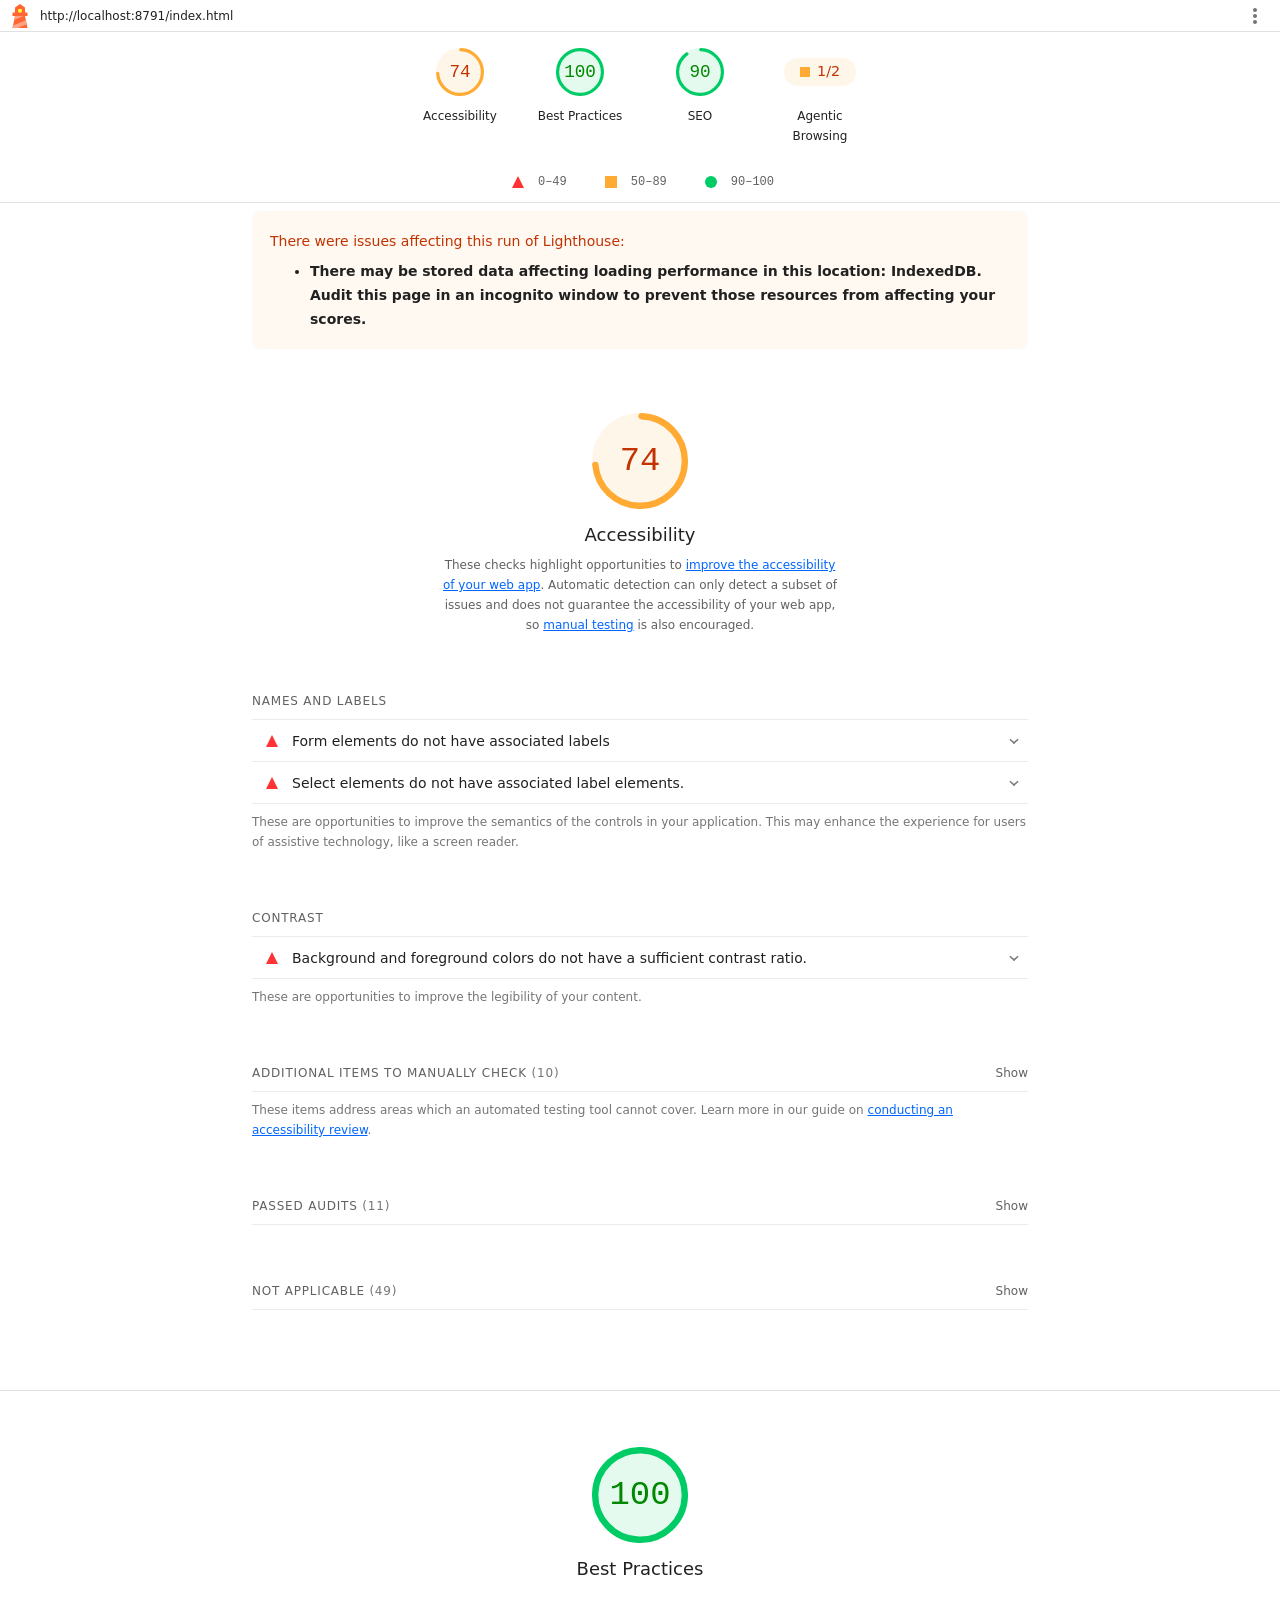
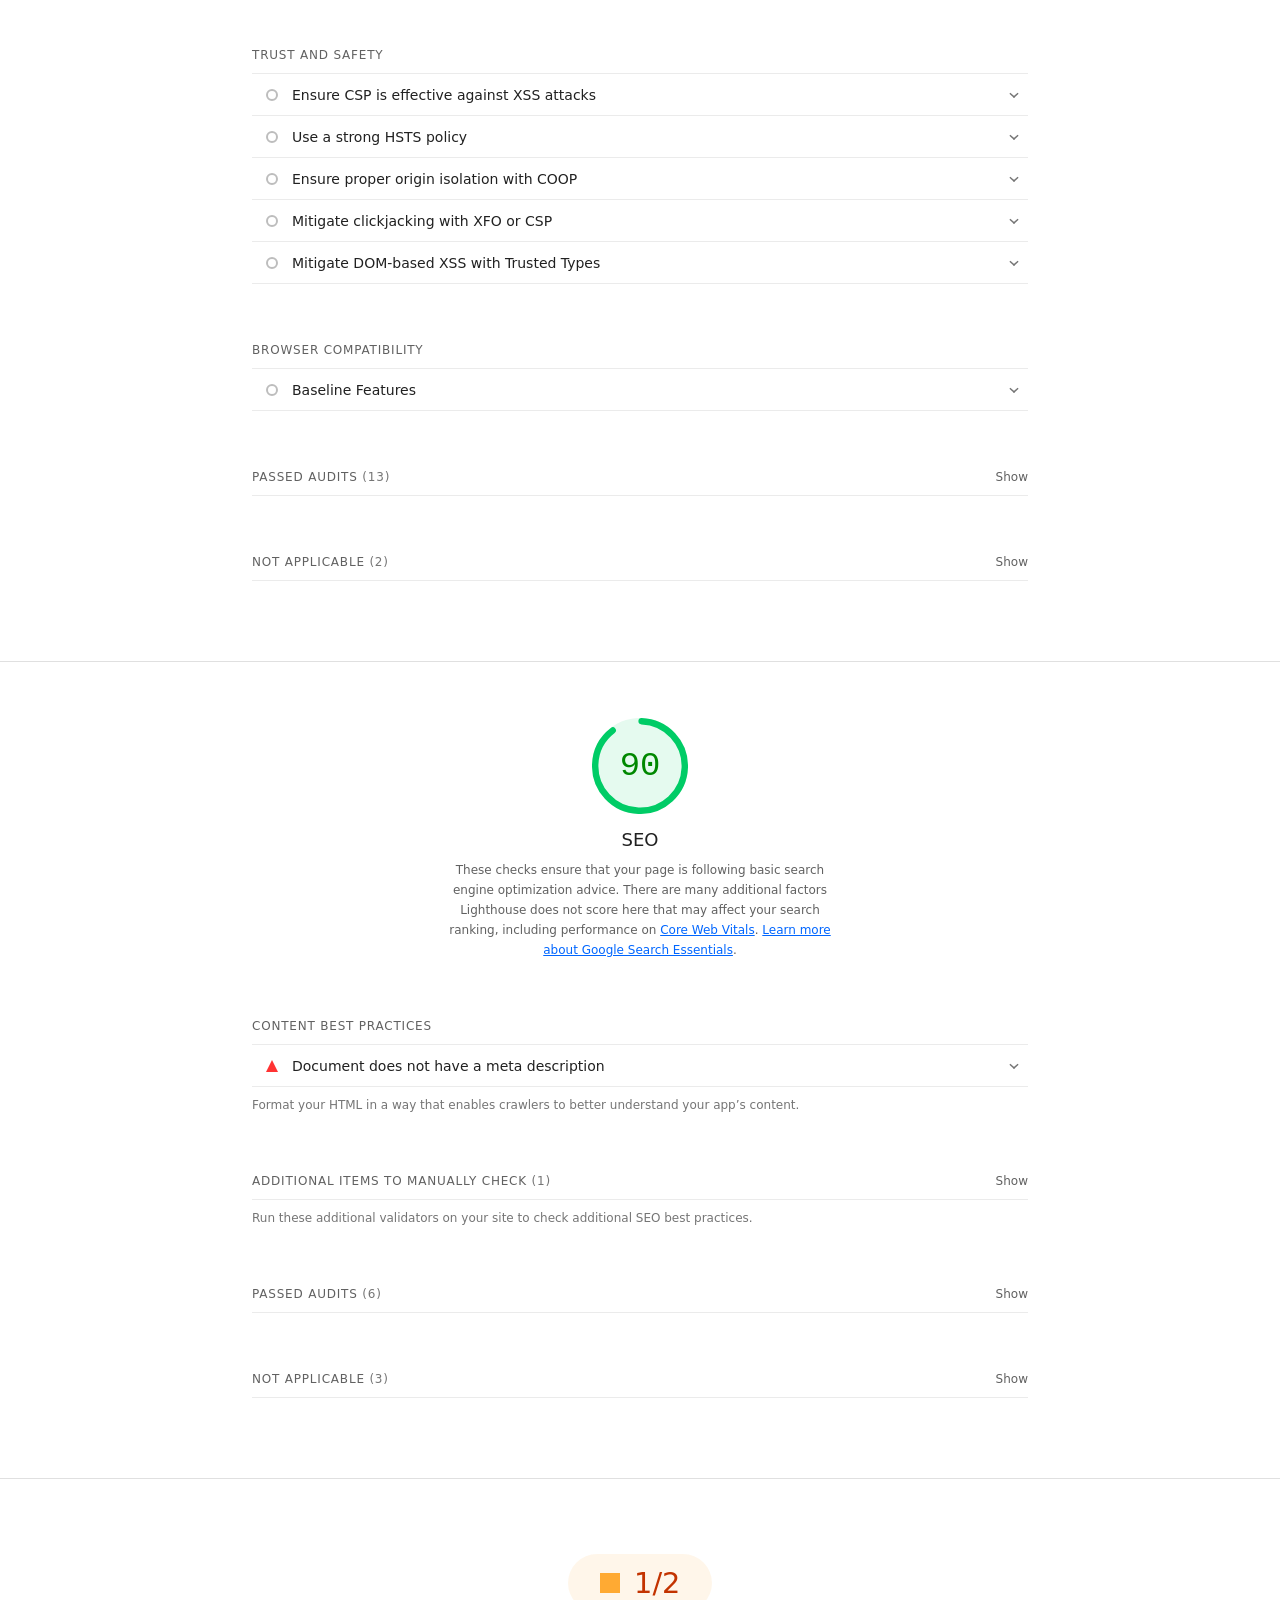
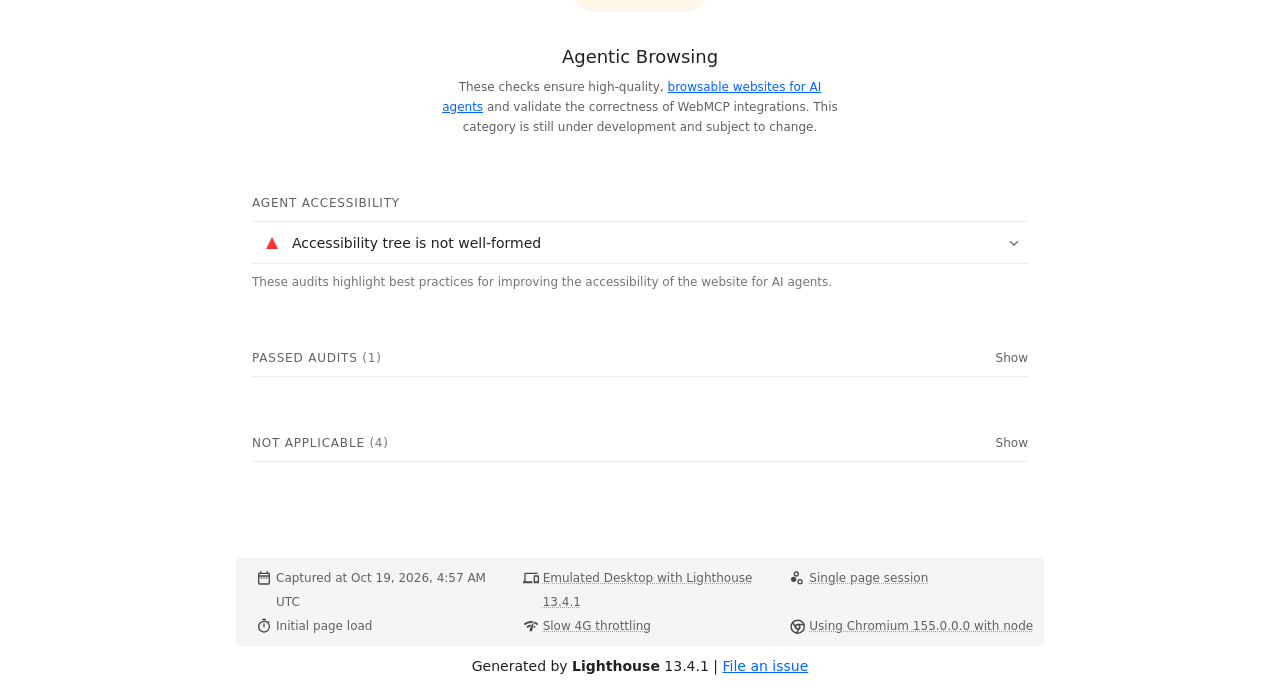
<file: lighthouse-reports/before.html>
<!--
@license
Copyright 2018 Google LLC
SPDX-License-Identifier: Apache-2.0
-->
<!doctype html>
<html lang="en">
<head>
  <meta charset="utf-8">
  <meta name="viewport" content="width=device-width, initial-scale=1, minimum-scale=1">
  <link rel="icon" href='data:image/svg+xml;utf8,<svg fill="none" xmlns="http://www.w3.org/2000/svg" viewBox="0 0 48 48"><path d="m14 7 10-7 10 7v10h5v7h-5l5 24H9l5-24H9v-7h5V7Z" fill="%23F63"/><path d="M31.561 24H14l-1.689 8.105L31.561 24ZM18.983 48H9l1.022-4.907L35.723 32.27l1.663 7.98L18.983 48Z" fill="%23FFA385"/><path fill="%23FF3" d="M20.5 10h7v7h-7z"/></svg>'>
  <title>Lighthouse Report</title>
  <style>body {margin: 0}</style>
</head>
<body>
  <noscript>Lighthouse report requires JavaScript. Please enable.</noscript>

  <div id="lh-log"></div>

  <script>window.__LIGHTHOUSE_JSON__ = {"lighthouseVersion":"13.4.1","requestedUrl":"http://localhost:8791/index.html","mainDocumentUrl":"http://localhost:8791/index.html","finalDisplayedUrl":"http://localhost:8791/index.html","finalUrl":"http://localhost:8791/index.html","fetchTime":"2026-10-19T04:57:49.982Z","gatherMode":"navigation","runWarnings":["There may be stored data affecting loading performance in this location: IndexedDB. Audit this page in an incognito window to prevent those resources from affecting your scores."],"userAgent":"Mozilla/5.0 (Macintosh; Intel Mac OS X 10_15_7) AppleWebKit/537.36 (KHTML, like Gecko) Chrome/155.0.0.0 Safari/537.36","environment":{"hostUserAgent":"Mozilla/5.0 (Macintosh; Intel Mac OS X 10_15_7) AppleWebKit/537.36 (KHTML, like Gecko) Chrome/155.0.0.0 Safari/537.36","benchmarkIndex":2142.5,"credits":{"axe-core":"4.12.1"}},"audits":{"is-on-https":{"id":"is-on-https","title":"Uses HTTPS","description":"All sites should be protected with HTTPS, even ones that don't handle sensitive data. This includes avoiding [mixed content](https://developers.google.com/web/fundamentals/security/prevent-mixed-content/what-is-mixed-content), where some resources are loaded over HTTP despite the initial request being served over HTTPS. HTTPS prevents intruders from tampering with or passively listening in on the communications between your app and your users, and is a prerequisite for HTTP/2 and many new web platform APIs. [Learn more about HTTPS](https://developer.chrome.com/docs/lighthouse/pwa/is-on-https/).","score":1,"scoreDisplayMode":"binary","details":{"type":"table","headings":[{"key":"url","valueType":"url","label":"Insecure URL"},{"key":"resolution","valueType":"text","label":"Request Resolution"}],"items":[]}},"redirects-http":{"id":"redirects-http","title":"Redirects HTTP traffic to HTTPS","description":"Make sure that you redirect all HTTP traffic to HTTPS in order to enable secure web features for all your users. [Learn more](https://developer.chrome.com/docs/lighthouse/pwa/redirects-http/).","score":null,"scoreDisplayMode":"notApplicable"},"cumulative-layout-shift":{"id":"cumulative-layout-shift","title":"Cumulative Layout Shift","description":"Cumulative Layout Shift measures the movement of visible elements within the viewport. [Learn more about the Cumulative Layout Shift metric](https://web.dev/articles/cls).","score":1,"scoreDisplayMode":"numeric","numericValue":0,"numericUnit":"unitless","displayValue":"0","scoringOptions":{"p10":0.1,"median":0.25},"details":{"type":"debugdata","items":[{"cumulativeLayoutShiftMainFrame":0,"newEngineResult":{"cumulativeLayoutShift":0,"cumulativeLayoutShiftMainFrame":0},"newEngineResultDiffered":false}]}},"errors-in-console":{"id":"errors-in-console","title":"No browser errors logged to the console","description":"Errors logged to the console indicate unresolved problems. They can come from network request failures and other browser concerns. [Learn more about this errors in console diagnostic audit](https://developer.chrome.com/docs/lighthouse/best-practices/errors-in-console/)","score":1,"scoreDisplayMode":"binary","details":{"type":"table","headings":[{"key":"sourceLocation","valueType":"source-location","label":"Source"},{"key":"description","valueType":"code","label":"Description"}],"items":[]}},"image-aspect-ratio":{"id":"image-aspect-ratio","title":"Displays images with correct aspect ratio","description":"Image display dimensions should match natural aspect ratio. [Learn more about image aspect ratio](https://developer.chrome.com/docs/lighthouse/best-practices/image-aspect-ratio/).","score":1,"scoreDisplayMode":"binary","details":{"type":"table","headings":[{"key":"node","valueType":"node","label":""},{"key":"url","valueType":"url","label":"URL"},{"key":"displayedAspectRatio","valueType":"text","label":"Aspect Ratio (Displayed)"},{"key":"actualAspectRatio","valueType":"text","label":"Aspect Ratio (Actual)"}],"items":[]}},"image-size-responsive":{"id":"image-size-responsive","title":"Serves images with appropriate resolution","description":"Image natural dimensions should be proportional to the display size and the pixel ratio to maximize image clarity. [Learn how to provide responsive images](https://web.dev/articles/serve-responsive-images).","score":1,"scoreDisplayMode":"binary","details":{"type":"table","headings":[{"key":"node","valueType":"node","label":""},{"key":"url","valueType":"url","label":"URL"},{"key":"displayedSize","valueType":"text","label":"Displayed size"},{"key":"actualSize","valueType":"text","label":"Actual size"},{"key":"expectedSize","valueType":"text","label":"Expected size"}],"items":[]}},"deprecations":{"id":"deprecations","title":"Avoids deprecated APIs","description":"Deprecated APIs will eventually be removed from the browser. [Learn more about deprecated APIs](https://developer.chrome.com/docs/lighthouse/best-practices/deprecations/).","score":1,"scoreDisplayMode":"binary","details":{"type":"table","headings":[{"key":"value","valueType":"text","label":"Deprecation / Warning"},{"key":"source","valueType":"source-location","label":"Source"}],"items":[]}},"third-party-cookies":{"id":"third-party-cookies","title":"Avoids third-party cookies","description":"Third-party cookies may be blocked in some contexts. [Learn more about preparing for third-party cookie restrictions](https://privacysandbox.google.com/cookies/prepare/overview).","score":1,"scoreDisplayMode":"binary","details":{"type":"table","headings":[{"key":"name","valueType":"text","label":"Name"},{"key":"url","valueType":"url","label":"URL"}],"items":[]}},"valid-source-maps":{"id":"valid-source-maps","title":"Page has valid source maps","description":"Source maps translate minified code to the original source code. This helps developers debug in production. In addition, Lighthouse is able to provide further insights. Consider deploying source maps to take advantage of these benefits. [Learn more about source maps](https://developer.chrome.com/docs/devtools/javascript/source-maps/).","score":1,"scoreDisplayMode":"binary","details":{"type":"table","headings":[{"key":"scriptUrl","valueType":"url","subItemsHeading":{"key":"error"},"label":"URL"},{"key":"sourceMapUrl","valueType":"url","label":"Map URL"}],"items":[]}},"csp-xss":{"id":"csp-xss","title":"Ensure CSP is effective against XSS attacks","description":"A strong Content Security Policy (CSP) significantly reduces the risk of cross-site scripting (XSS) attacks. [Learn how to use a CSP to prevent XSS](https://developer.chrome.com/docs/lighthouse/best-practices/csp-xss/)","score":1,"scoreDisplayMode":"informative","details":{"type":"table","headings":[{"key":"description","valueType":"text","subItemsHeading":{"key":"description"},"label":"Description"},{"key":"directive","valueType":"code","subItemsHeading":{"key":"directive"},"label":"Directive"},{"key":"severity","valueType":"text","subItemsHeading":{"key":"severity"},"label":"Severity"}],"items":[{"severity":"High","description":"No CSP found in enforcement mode"}]}},"has-hsts":{"id":"has-hsts","title":"Use a strong HSTS policy","description":"Deployment of the HSTS header significantly reduces the risk of downgrading HTTP connections and eavesdropping attacks. A rollout in stages, starting with a low max-age is recommended. [Learn more about using a strong HSTS policy.](https://developer.chrome.com/docs/lighthouse/best-practices/has-hsts)","score":1,"scoreDisplayMode":"informative","details":{"type":"table","headings":[{"key":"description","valueType":"text","subItemsHeading":{"key":"description"},"label":"Description"},{"key":"directive","valueType":"code","subItemsHeading":{"key":"directive"},"label":"Directive"},{"key":"severity","valueType":"text","subItemsHeading":{"key":"severity"},"label":"Severity"}],"items":[{"severity":"High","description":"No HSTS header found"}]}},"origin-isolation":{"id":"origin-isolation","title":"Ensure proper origin isolation with COOP","description":"The Cross-Origin-Opener-Policy (COOP) can be used to isolate the top-level window from other documents such as pop-ups. [Learn more about deploying the COOP header.](https://web.dev/articles/why-coop-coep#coop)","score":1,"scoreDisplayMode":"informative","details":{"type":"table","headings":[{"key":"description","valueType":"text","subItemsHeading":{"key":"description"},"label":"Description"},{"key":"directive","valueType":"code","subItemsHeading":{"key":"directive"},"label":"Directive"},{"key":"severity","valueType":"text","subItemsHeading":{"key":"severity"},"label":"Severity"}],"items":[{"description":"No COOP header found","severity":"High"}]}},"clickjacking-mitigation":{"id":"clickjacking-mitigation","title":"Mitigate clickjacking with XFO or CSP","description":"The `X-Frame-Options` (XFO) header or the `frame-ancestors` directive in the `Content-Security-Policy` (CSP) header control where a page can be embedded. These can mitigate clickjacking attacks by blocking some or all sites from embedding the page. [Learn more about mitigating clickjacking](https://developer.chrome.com/docs/lighthouse/best-practices/clickjacking-mitigation).","score":1,"scoreDisplayMode":"informative","details":{"type":"table","headings":[{"key":"description","valueType":"text","subItemsHeading":{"key":"description"},"label":"Description"},{"key":"severity","valueType":"text","subItemsHeading":{"key":"severity"},"label":"Severity"}],"items":[{"severity":"High","description":"No frame control policy found"}]}},"trusted-types-xss":{"id":"trusted-types-xss","title":"Mitigate DOM-based XSS with Trusted Types","description":"The `require-trusted-types-for` directive in the `Content-Security-Policy` (CSP) header instructs user agents to control the data passed to DOM XSS sink functions. [Learn more about mitigating DOM-based XSS with Trusted Types](https://developer.chrome.com/docs/lighthouse/best-practices/trusted-types-xss).","score":1,"scoreDisplayMode":"informative","details":{"type":"table","headings":[{"key":"description","valueType":"text","subItemsHeading":{"key":"description"},"label":"Description"},{"key":"severity","valueType":"text","subItemsHeading":{"key":"severity"},"label":"Severity"}],"items":[{"severity":"High","description":"No `Content-Security-Policy` header with Trusted Types directive found"}]}},"accesskeys":{"id":"accesskeys","title":"`[accesskey]` values are unique","description":"Access keys let users quickly focus a part of the page. For proper navigation, each access key must be unique. [Learn more about access keys](https://dequeuniversity.com/rules/axe/4.12/accesskeys).","score":null,"scoreDisplayMode":"notApplicable"},"aria-allowed-attr":{"id":"aria-allowed-attr","title":"`[aria-*]` attributes match their roles","description":"Each ARIA `role` supports a specific subset of `aria-*` attributes. Mismatching these invalidates the `aria-*` attributes. [Learn how to match ARIA attributes to their roles](https://dequeuniversity.com/rules/axe/4.12/aria-allowed-attr).","score":null,"scoreDisplayMode":"notApplicable"},"aria-allowed-role":{"id":"aria-allowed-role","title":"Uses ARIA roles only on compatible elements","description":"Many HTML elements can only be assigned certain ARIA roles. Using ARIA roles where they are not allowed can interfere with the accessibility of the web page. [Learn more about ARIA roles](https://dequeuniversity.com/rules/axe/4.12/aria-allowed-role).","score":null,"scoreDisplayMode":"notApplicable"},"aria-command-name":{"id":"aria-command-name","title":"`button`, `link`, and `menuitem` elements have accessible names","description":"When an element doesn't have an accessible name, screen readers announce it with a generic name, making it unusable for users who rely on screen readers. [Learn how to make command elements more accessible](https://dequeuniversity.com/rules/axe/4.12/aria-command-name).","score":null,"scoreDisplayMode":"notApplicable"},"aria-conditional-attr":{"id":"aria-conditional-attr","title":"ARIA attributes are used as specified for the element's role","description":"Some ARIA attributes are only allowed on an element under certain conditions. [Learn more about conditional ARIA attributes](https://dequeuniversity.com/rules/axe/4.12/aria-conditional-attr).","score":null,"scoreDisplayMode":"notApplicable"},"aria-deprecated-role":{"id":"aria-deprecated-role","title":"Deprecated ARIA roles were not used","description":"Deprecated ARIA roles may not be processed correctly by assistive technology. [Learn more about deprecated ARIA roles](https://dequeuniversity.com/rules/axe/4.12/aria-deprecated-role).","score":null,"scoreDisplayMode":"notApplicable"},"aria-dialog-name":{"id":"aria-dialog-name","title":"Elements with `role=\"dialog\"` or `role=\"alertdialog\"` have accessible names.","description":"ARIA dialog elements without accessible names may prevent screen readers users from discerning the purpose of these elements. [Learn how to make ARIA dialog elements more accessible](https://dequeuniversity.com/rules/axe/4.12/aria-dialog-name).","score":null,"scoreDisplayMode":"notApplicable"},"aria-hidden-body":{"id":"aria-hidden-body","title":"`[aria-hidden=\"true\"]` is not present on the document `\u003cbody>`","description":"Assistive technologies, like screen readers, work inconsistently when `aria-hidden=\"true\"` is set on the document `\u003cbody>`. [Learn how `aria-hidden` affects the document body](https://dequeuniversity.com/rules/axe/4.12/aria-hidden-body).","score":1,"scoreDisplayMode":"binary","details":{"type":"table","headings":[{"key":"node","valueType":"node","subItemsHeading":{"key":"relatedNode","valueType":"node"},"label":"Failing Elements"}],"items":[]}},"aria-hidden-focus":{"id":"aria-hidden-focus","title":"`[aria-hidden=\"true\"]` elements do not contain focusable descendents","description":"Focusable descendents within an `[aria-hidden=\"true\"]` element prevent those interactive elements from being available to users of assistive technologies like screen readers. [Learn how `aria-hidden` affects focusable elements](https://dequeuniversity.com/rules/axe/4.12/aria-hidden-focus).","score":null,"scoreDisplayMode":"notApplicable"},"aria-input-field-name":{"id":"aria-input-field-name","title":"ARIA input fields have accessible names","description":"When an input field doesn't have an accessible name, screen readers announce it with a generic name, making it unusable for users who rely on screen readers. [Learn more about input field labels](https://dequeuniversity.com/rules/axe/4.12/aria-input-field-name).","score":null,"scoreDisplayMode":"notApplicable"},"aria-meter-name":{"id":"aria-meter-name","title":"ARIA `meter` elements have accessible names","description":"When a meter element doesn't have an accessible name, screen readers announce it with a generic name, making it unusable for users who rely on screen readers. [Learn how to name `meter` elements](https://dequeuniversity.com/rules/axe/4.12/aria-meter-name).","score":null,"scoreDisplayMode":"notApplicable"},"aria-progressbar-name":{"id":"aria-progressbar-name","title":"ARIA `progressbar` elements have accessible names","description":"When a `progressbar` element doesn't have an accessible name, screen readers announce it with a generic name, making it unusable for users who rely on screen readers. [Learn how to label `progressbar` elements](https://dequeuniversity.com/rules/axe/4.12/aria-progressbar-name).","score":null,"scoreDisplayMode":"notApplicable"},"aria-prohibited-attr":{"id":"aria-prohibited-attr","title":"Elements use only permitted ARIA attributes","description":"Using ARIA attributes in roles where they are prohibited can mean that important information is not communicated to users of assistive technologies. [Learn more about prohibited ARIA roles](https://dequeuniversity.com/rules/axe/4.12/aria-prohibited-attr).","score":null,"scoreDisplayMode":"notApplicable"},"aria-required-attr":{"id":"aria-required-attr","title":"`[role]`s have all required `[aria-*]` attributes","description":"Some ARIA roles have required attributes that describe the state of the element to screen readers. [Learn more about roles and required attributes](https://dequeuniversity.com/rules/axe/4.12/aria-required-attr).","score":null,"scoreDisplayMode":"notApplicable"},"aria-required-children":{"id":"aria-required-children","title":"Elements with an ARIA `[role]` that require children to contain a specific `[role]` have all required children.","description":"Some ARIA parent roles must contain specific child roles to perform their intended accessibility functions. [Learn more about roles and required children elements](https://dequeuniversity.com/rules/axe/4.12/aria-required-children).","score":null,"scoreDisplayMode":"notApplicable"},"aria-required-parent":{"id":"aria-required-parent","title":"`[role]`s are contained by their required parent element","description":"Some ARIA child roles must be contained by specific parent roles to properly perform their intended accessibility functions. [Learn more about ARIA roles and required parent element](https://dequeuniversity.com/rules/axe/4.12/aria-required-parent).","score":null,"scoreDisplayMode":"notApplicable"},"aria-roles":{"id":"aria-roles","title":"`[role]` values are valid","description":"ARIA roles must have valid values in order to perform their intended accessibility functions. [Learn more about valid ARIA roles](https://dequeuniversity.com/rules/axe/4.12/aria-roles).","score":null,"scoreDisplayMode":"notApplicable"},"aria-text":{"id":"aria-text","title":"Elements with the `role=text` attribute do not have focusable descendents.","description":"Adding `role=text` around a text node split by markup enables VoiceOver to treat it as one phrase, but the element's focusable descendents will not be announced. [Learn more about the `role=text` attribute](https://dequeuniversity.com/rules/axe/4.12/aria-text).","score":null,"scoreDisplayMode":"notApplicable"},"aria-toggle-field-name":{"id":"aria-toggle-field-name","title":"ARIA toggle fields have accessible names","description":"When a toggle field doesn't have an accessible name, screen readers announce it with a generic name, making it unusable for users who rely on screen readers. [Learn more about toggle fields](https://dequeuniversity.com/rules/axe/4.12/aria-toggle-field-name).","score":null,"scoreDisplayMode":"notApplicable"},"aria-tooltip-name":{"id":"aria-tooltip-name","title":"ARIA `tooltip` elements have accessible names","description":"When a tooltip element doesn't have an accessible name, screen readers announce it with a generic name, making it unusable for users who rely on screen readers. [Learn how to name `tooltip` elements](https://dequeuniversity.com/rules/axe/4.12/aria-tooltip-name).","score":null,"scoreDisplayMode":"notApplicable"},"aria-treeitem-name":{"id":"aria-treeitem-name","title":"ARIA `treeitem` elements have accessible names","description":"When a `treeitem` element doesn't have an accessible name, screen readers announce it with a generic name, making it unusable for users who rely on screen readers. [Learn more about labeling `treeitem` elements](https://dequeuniversity.com/rules/axe/4.12/aria-treeitem-name).","score":null,"scoreDisplayMode":"notApplicable"},"aria-valid-attr-value":{"id":"aria-valid-attr-value","title":"`[aria-*]` attributes have valid values","description":"Assistive technologies, like screen readers, can't interpret ARIA attributes with invalid values. [Learn more about valid values for ARIA attributes](https://dequeuniversity.com/rules/axe/4.12/aria-valid-attr-value).","score":null,"scoreDisplayMode":"notApplicable"},"aria-valid-attr":{"id":"aria-valid-attr","title":"`[aria-*]` attributes are valid and not misspelled","description":"Assistive technologies, like screen readers, can't interpret ARIA attributes with invalid names. [Learn more about valid ARIA attributes](https://dequeuniversity.com/rules/axe/4.12/aria-valid-attr).","score":null,"scoreDisplayMode":"notApplicable"},"button-name":{"id":"button-name","title":"Buttons have an accessible name","description":"When a button doesn't have an accessible name, screen readers announce it as \"button\", making it unusable for users who rely on screen readers. [Learn how to make buttons more accessible](https://dequeuniversity.com/rules/axe/4.12/button-name).","score":1,"scoreDisplayMode":"binary","details":{"type":"table","headings":[{"key":"node","valueType":"node","subItemsHeading":{"key":"relatedNode","valueType":"node"},"label":"Failing Elements"}],"items":[]}},"bypass":{"id":"bypass","title":"The page contains a heading, skip link, or landmark region","description":"Adding ways to bypass repetitive content lets keyboard users navigate the page more efficiently. [Learn more about bypass blocks](https://dequeuniversity.com/rules/axe/4.12/bypass).","score":null,"scoreDisplayMode":"notApplicable"},"color-contrast":{"id":"color-contrast","title":"Background and foreground colors do not have a sufficient contrast ratio.","description":"Low-contrast text is difficult or impossible for many users to read. [Learn how to provide sufficient color contrast](https://dequeuniversity.com/rules/axe/4.12/color-contrast).","score":0,"scoreDisplayMode":"binary","details":{"type":"table","headings":[{"key":"node","valueType":"node","subItemsHeading":{"key":"relatedNode","valueType":"node"},"label":"Failing Elements"}],"items":[{"node":{"type":"node","lhId":"1-0-P","path":"1,HTML,1,BODY,1,MAIN,0,DIV,0,DIV,1,P","selector":"main.app > div.app-head > div > p.subtitle","boundingRect":{"top":113,"bottom":129,"left":430,"right":786,"width":356,"height":16},"snippet":"\u003cp class=\"subtitle\">","nodeLabel":"Base project — PWA elective, wrap-up of Blocks 1 and 2.","explanation":"Fix any of the following:\n  Element has insufficient color contrast of 4.47 (foreground color: #777777, background color: #ffffff, font size: 10.2pt (13.6px), font weight: normal). Expected contrast ratio of 4.5:1"},"subItems":{"type":"subitems","items":[{"relatedNode":{"type":"node","lhId":"1-1-MAIN","path":"1,HTML,1,BODY,1,MAIN","selector":"body > main.app","boundingRect":{"top":48,"bottom":387,"left":395,"right":955,"width":560,"height":339},"snippet":"\u003cmain class=\"app\">","nodeLabel":"Task Manager\n\nBase project — PWA elective, wrap-up of Blocks 1 and 2.\n\nInstall …"}}]}},{"node":{"type":"node","lhId":"1-2-P","path":"1,HTML,1,BODY,1,MAIN,3,P","selector":"body > main.app > p.crypto-hint","boundingRect":{"top":248,"bottom":277,"left":430,"right":920,"width":490,"height":29},"snippet":"\u003cp class=\"crypto-hint\">","nodeLabel":"The passphrase is never saved — only used, in memory, to derive the encryption …","explanation":"Fix any of the following:\n  Element has insufficient color contrast of 2.84 (foreground color: #999999, background color: #ffffff, font size: 9.1pt (12.16px), font weight: normal). Expected contrast ratio of 4.5:1"},"subItems":{"type":"subitems","items":[{"relatedNode":{"type":"node","lhId":"1-1-MAIN","path":"1,HTML,1,BODY,1,MAIN","selector":"body > main.app","boundingRect":{"top":48,"bottom":387,"left":395,"right":955,"width":560,"height":339},"snippet":"\u003cmain class=\"app\">","nodeLabel":"Task Manager\n\nBase project — PWA elective, wrap-up of Blocks 1 and 2.\n\nInstall …"}}]}}],"debugData":{"type":"debugdata","impact":"serious","tags":["cat.color","wcag2aa","wcag143","TTv5","TT13.c","EN-301-549","EN-9.1.4.3","ACT","RGAAv4","RGAA-3.2.1"]}}},"definition-list":{"id":"definition-list","title":"`\u003cdl>`'s contain only properly-ordered `\u003cdt>` and `\u003cdd>` groups, `\u003cscript>`, `\u003ctemplate>` or `\u003cdiv>` elements.","description":"When definition lists are not properly marked up, screen readers may produce confusing or inaccurate output. [Learn how to structure definition lists correctly](https://dequeuniversity.com/rules/axe/4.12/definition-list).","score":null,"scoreDisplayMode":"notApplicable"},"dlitem":{"id":"dlitem","title":"Definition list items are wrapped in `\u003cdl>` elements","description":"Definition list items (`\u003cdt>` and `\u003cdd>`) must be wrapped in a parent `\u003cdl>` element to ensure that screen readers can properly announce them. [Learn how to structure definition lists correctly](https://dequeuniversity.com/rules/axe/4.12/dlitem).","score":null,"scoreDisplayMode":"notApplicable"},"document-title":{"id":"document-title","title":"Document has a `\u003ctitle>` element","description":"The title gives screen reader users an overview of the page, and search engine users rely on it heavily to determine if a page is relevant to their search. [Learn more about document titles](https://dequeuniversity.com/rules/axe/4.12/document-title).","score":1,"scoreDisplayMode":"binary","details":{"type":"table","headings":[{"key":"node","valueType":"node","subItemsHeading":{"key":"relatedNode","valueType":"node"},"label":"Failing Elements"}],"items":[]}},"duplicate-id-aria":{"id":"duplicate-id-aria","title":"ARIA IDs are unique","description":"The value of an ARIA ID must be unique to prevent other instances from being overlooked by assistive technologies. [Learn how to fix duplicate ARIA IDs](https://dequeuniversity.com/rules/axe/4.12/duplicate-id-aria).","score":null,"scoreDisplayMode":"notApplicable"},"empty-heading":{"id":"empty-heading","title":"All heading elements contain content.","description":"A heading with no content or inaccessible text prevent screen reader users from accessing information on the page's structure. [Learn more about headings](https://dequeuniversity.com/rules/axe/4.12/empty-heading).","score":null,"scoreDisplayMode":"notApplicable"},"form-field-multiple-labels":{"id":"form-field-multiple-labels","title":"No form fields have multiple labels","description":"Form fields with multiple labels can be confusingly announced by assistive technologies like screen readers which use either the first, the last, or all of the labels. [Learn how to use form labels](https://dequeuniversity.com/rules/axe/4.12/form-field-multiple-labels).","score":null,"scoreDisplayMode":"notApplicable"},"frame-title":{"id":"frame-title","title":"`\u003cframe>` or `\u003ciframe>` elements have a title","description":"Screen reader users rely on frame titles to describe the contents of frames. [Learn more about frame titles](https://dequeuniversity.com/rules/axe/4.12/frame-title).","score":null,"scoreDisplayMode":"notApplicable"},"heading-order":{"id":"heading-order","title":"Heading elements appear in a sequentially-descending order","description":"Properly ordered headings that do not skip levels convey the semantic structure of the page, making it easier to navigate and understand when using assistive technologies. [Learn more about heading order](https://dequeuniversity.com/rules/axe/4.12/heading-order).","score":1,"scoreDisplayMode":"binary","details":{"type":"table","headings":[{"key":"node","valueType":"node","subItemsHeading":{"key":"relatedNode","valueType":"node"},"label":"Failing Elements"}],"items":[]}},"html-has-lang":{"id":"html-has-lang","title":"`\u003chtml>` element has a `[lang]` attribute","description":"If a page doesn't specify a `lang` attribute, a screen reader assumes that the page is in the default language that the user chose when setting up the screen reader. If the page isn't actually in the default language, then the screen reader might not announce the page's text correctly. [Learn more about the `lang` attribute](https://dequeuniversity.com/rules/axe/4.12/html-has-lang).","score":1,"scoreDisplayMode":"binary","details":{"type":"table","headings":[{"key":"node","valueType":"node","subItemsHeading":{"key":"relatedNode","valueType":"node"},"label":"Failing Elements"}],"items":[]}},"html-lang-valid":{"id":"html-lang-valid","title":"`\u003chtml>` element has a valid value for its `[lang]` attribute","description":"Specifying a valid [BCP 47 language](https://www.w3.org/International/questions/qa-choosing-language-tags#question) helps screen readers announce text properly. [Learn how to use the `lang` attribute](https://dequeuniversity.com/rules/axe/4.12/html-lang-valid).","score":1,"scoreDisplayMode":"binary","details":{"type":"table","headings":[{"key":"node","valueType":"node","subItemsHeading":{"key":"relatedNode","valueType":"node"},"label":"Failing Elements"}],"items":[]}},"html-xml-lang-mismatch":{"id":"html-xml-lang-mismatch","title":"`\u003chtml>` element has an `[xml:lang]` attribute with the same base language as the `[lang]` attribute.","description":"If the webpage does not specify a consistent language, then the screen reader might not announce the page's text correctly. [Learn more about the `lang` attribute](https://dequeuniversity.com/rules/axe/4.12/html-xml-lang-mismatch).","score":null,"scoreDisplayMode":"notApplicable"},"identical-links-same-purpose":{"id":"identical-links-same-purpose","title":"Identical links have the same purpose.","description":"Links with the same destination should have the same description, to help users understand the link's purpose and decide whether to follow it. [Learn more about identical links](https://dequeuniversity.com/rules/axe/4.12/identical-links-same-purpose).","score":null,"scoreDisplayMode":"notApplicable"},"image-alt":{"id":"image-alt","title":"Image elements have `[alt]` attributes","description":"Informative elements should aim for short, descriptive alternate text. Decorative elements can be ignored with an empty alt attribute. [Learn more about the `alt` attribute](https://dequeuniversity.com/rules/axe/4.12/image-alt).","score":null,"scoreDisplayMode":"notApplicable"},"image-redundant-alt":{"id":"image-redundant-alt","title":"Image elements do not have `[alt]` attributes that are redundant text.","description":"Informative elements should aim for short, descriptive alternative text. Alternative text that is exactly the same as the text adjacent to the link or image is potentially confusing for screen reader users, because the text will be read twice. [Learn more about the `alt` attribute](https://dequeuniversity.com/rules/axe/4.12/image-redundant-alt).","score":null,"scoreDisplayMode":"notApplicable"},"input-button-name":{"id":"input-button-name","title":"Input buttons have discernible text.","description":"Adding discernable and accessible text to input buttons may help screen reader users understand the purpose of the input button. [Learn more about input buttons](https://dequeuniversity.com/rules/axe/4.12/input-button-name).","score":null,"scoreDisplayMode":"notApplicable"},"input-image-alt":{"id":"input-image-alt","title":"`\u003cinput type=\"image\">` elements have `[alt]` text","description":"When an image is being used as an `\u003cinput>` button, providing alternative text can help screen reader users understand the purpose of the button. [Learn about input image alt text](https://dequeuniversity.com/rules/axe/4.12/input-image-alt).","score":null,"scoreDisplayMode":"notApplicable"},"label-content-name-mismatch":{"id":"label-content-name-mismatch","title":"Elements with visible text labels have matching accessible names.","description":"Visible text labels that do not match the accessible name can result in a confusing experience for screen reader users. [Learn more about accessible names](https://dequeuniversity.com/rules/axe/4.12/label-content-name-mismatch).","score":null,"scoreDisplayMode":"notApplicable"},"label":{"id":"label","title":"Form elements do not have associated labels","description":"Labels ensure that form controls are announced properly by assistive technologies, like screen readers. [Learn more about form element labels](https://dequeuniversity.com/rules/axe/4.12/label).","score":0,"scoreDisplayMode":"binary","details":{"type":"table","headings":[{"key":"node","valueType":"node","subItemsHeading":{"key":"relatedNode","valueType":"node"},"label":"Failing Elements"}],"items":[{"node":{"type":"node","lhId":"1-3-INPUT","path":"1,HTML,1,BODY,1,MAIN,5,UL,0,LI,0,INPUT","selector":"main.app > ul#task-list > li.task > input","boundingRect":{"top":325,"bottom":338,"left":453,"right":466,"width":13,"height":13},"snippet":"\u003cinput type=\"checkbox\">","nodeLabel":"main.app > ul#task-list > li.task > input","explanation":"Fix any of the following:\n  Element does not have an implicit (wrapped) \u003clabel>\n  Element does not have an explicit \u003clabel>\n  aria-label attribute does not exist or is empty\n  aria-labelledby attribute does not exist, references elements that do not exist or references elements that are empty\n  Element has no title attribute\n  Element has no placeholder attribute\n  Element's default semantics were not overridden with role=\"none\" or role=\"presentation\""}}],"debugData":{"type":"debugdata","impact":"critical","tags":["cat.forms","wcag2a","wcag412","section508","section508.22.n","TTv5","TT5.c","EN-301-549","EN-9.4.1.2","ACT","RGAAv4","RGAA-11.1.1"]}}},"landmark-one-main":{"id":"landmark-one-main","title":"Document has a main landmark.","description":"One main landmark helps screen reader users navigate a web page. [Learn more about landmarks](https://dequeuniversity.com/rules/axe/4.12/landmark-one-main).","score":1,"scoreDisplayMode":"binary","details":{"type":"table","headings":[{"key":"node","valueType":"node","subItemsHeading":{"key":"relatedNode","valueType":"node"},"label":"Failing Elements"}],"items":[]}},"link-name":{"id":"link-name","title":"Links have a discernible name","description":"Link text (and alternate text for images, when used as links) that is discernible, unique, and focusable improves the navigation experience for screen reader users. [Learn how to make links accessible](https://dequeuniversity.com/rules/axe/4.12/link-name).","score":null,"scoreDisplayMode":"notApplicable"},"link-in-text-block":{"id":"link-in-text-block","title":"Links are distinguishable without relying on color.","description":"Low-contrast text is difficult or impossible for many users to read. Link text that is discernible improves the experience for users with low vision. [Learn how to make links distinguishable](https://dequeuniversity.com/rules/axe/4.12/link-in-text-block).","score":null,"scoreDisplayMode":"notApplicable"},"list":{"id":"list","title":"Lists contain only `\u003cli>` elements and script supporting elements (`\u003cscript>` and `\u003ctemplate>`).","description":"Screen readers have a specific way of announcing lists. Ensuring proper list structure aids screen reader output. [Learn more about proper list structure](https://dequeuniversity.com/rules/axe/4.12/list).","score":1,"scoreDisplayMode":"binary","details":{"type":"table","headings":[{"key":"node","valueType":"node","subItemsHeading":{"key":"relatedNode","valueType":"node"},"label":"Failing Elements"}],"items":[]}},"listitem":{"id":"listitem","title":"List items (`\u003cli>`) are contained within `\u003cul>`, `\u003col>` or `\u003cmenu>` parent elements","description":"Screen readers require list items (`\u003cli>`) to be contained within a parent `\u003cul>`, `\u003col>` or `\u003cmenu>` to be announced properly. [Learn more about proper list structure](https://dequeuniversity.com/rules/axe/4.12/listitem).","score":1,"scoreDisplayMode":"binary","details":{"type":"table","headings":[{"key":"node","valueType":"node","subItemsHeading":{"key":"relatedNode","valueType":"node"},"label":"Failing Elements"}],"items":[]}},"meta-refresh":{"id":"meta-refresh","title":"The document does not use `\u003cmeta http-equiv=\"refresh\">`","description":"Users do not expect a page to refresh automatically, and doing so will move focus back to the top of the page. This may create a frustrating or confusing experience. [Learn more about the refresh meta tag](https://dequeuniversity.com/rules/axe/4.12/meta-refresh).","score":null,"scoreDisplayMode":"notApplicable"},"meta-viewport":{"id":"meta-viewport","title":"`[user-scalable=\"no\"]` is not used in the `\u003cmeta name=\"viewport\">` element and the `[maximum-scale]` attribute is not less than 5.","description":"Disabling zooming is problematic for users with low vision who rely on screen magnification to properly see the contents of a web page. [Learn more about the viewport meta tag](https://dequeuniversity.com/rules/axe/4.12/meta-viewport).","score":1,"scoreDisplayMode":"binary","details":{"type":"table","headings":[{"key":"node","valueType":"node","subItemsHeading":{"key":"relatedNode","valueType":"node"},"label":"Failing Elements"}],"items":[]}},"object-alt":{"id":"object-alt","title":"`\u003cobject>` elements have alternate text","description":"Screen readers cannot translate non-text content. Adding alternate text to `\u003cobject>` elements helps screen readers convey meaning to users. [Learn more about alt text for `object` elements](https://dequeuniversity.com/rules/axe/4.12/object-alt).","score":null,"scoreDisplayMode":"notApplicable"},"select-name":{"id":"select-name","title":"Select elements do not have associated label elements.","description":"Form elements without effective labels can create frustrating experiences for screen reader users. [Learn more about the `select` element](https://dequeuniversity.com/rules/axe/4.12/select-name).","score":0,"scoreDisplayMode":"binary","details":{"type":"table","headings":[{"key":"node","valueType":"node","subItemsHeading":{"key":"relatedNode","valueType":"node"},"label":"Failing Elements"}],"items":[{"node":{"type":"node","lhId":"1-4-SELECT","path":"1,HTML,1,BODY,1,MAIN,1,FORM,1,SELECT","selector":"body > main.app > form#task-form > select#input-priority","boundingRect":{"top":148,"bottom":186,"left":778,"right":857,"width":79,"height":38},"snippet":"\u003cselect id=\"input-priority\">","nodeLabel":"Low\nMedium\nHigh","explanation":"Fix any of the following:\n  Element does not have an implicit (wrapped) \u003clabel>\n  Element does not have an explicit \u003clabel>\n  aria-label attribute does not exist or is empty\n  aria-labelledby attribute does not exist, references elements that do not exist or references elements that are empty\n  Element has no title attribute\n  Element's default semantics were not overridden with role=\"none\" or role=\"presentation\""}}],"debugData":{"type":"debugdata","impact":"critical","tags":["cat.forms","wcag2a","wcag412","section508","section508.22.n","TTv5","TT5.c","EN-301-549","EN-9.4.1.2","ACT","RGAAv4","RGAA-11.1.1"]}}},"skip-link":{"id":"skip-link","title":"Skip links are focusable.","description":"Including a skip link can help users skip to the main content to save time. [Learn more about skip links](https://dequeuniversity.com/rules/axe/4.12/skip-link).","score":null,"scoreDisplayMode":"notApplicable"},"tabindex":{"id":"tabindex","title":"No element has a `[tabindex]` value greater than 0","description":"A value greater than 0 implies an explicit navigation ordering. Although technically valid, this often creates frustrating experiences for users who rely on assistive technologies. [Learn more about the `tabindex` attribute](https://dequeuniversity.com/rules/axe/4.12/tabindex).","score":null,"scoreDisplayMode":"notApplicable"},"table-duplicate-name":{"id":"table-duplicate-name","title":"Tables have different content in the summary attribute and `\u003ccaption>`.","description":"The summary attribute should describe the table structure, while `\u003ccaption>` should have the onscreen title. Accurate table mark-up helps users of screen readers. [Learn more about summary and caption](https://dequeuniversity.com/rules/axe/4.12/table-duplicate-name).","score":null,"scoreDisplayMode":"notApplicable"},"table-fake-caption":{"id":"table-fake-caption","title":"Tables use `\u003ccaption>` instead of cells with the `[colspan]` attribute to indicate a caption.","description":"Screen readers have features to make navigating tables easier. Ensuring that tables use the actual caption element instead of cells with the `[colspan]` attribute may improve the experience for screen reader users. [Learn more about captions](https://dequeuniversity.com/rules/axe/4.12/table-fake-caption).","score":null,"scoreDisplayMode":"notApplicable"},"target-size":{"id":"target-size","title":"Touch targets have sufficient size and spacing.","description":"Touch targets with sufficient size and spacing help users who may have difficulty targeting small controls to activate the targets. [Learn more about touch targets](https://dequeuniversity.com/rules/axe/4.12/target-size).","score":1,"scoreDisplayMode":"binary","details":{"type":"table","headings":[{"key":"node","valueType":"node","subItemsHeading":{"key":"relatedNode","valueType":"node"},"label":"Failing Elements"}],"items":[]}},"td-has-header":{"id":"td-has-header","title":"`\u003ctd>` elements in a large `\u003ctable>` have one or more table headers.","description":"Screen readers have features to make navigating tables easier. Ensuring that `\u003ctd>` elements in a large table (3 or more cells in width and height) have an associated table header may improve the experience for screen reader users. [Learn more about table headers](https://dequeuniversity.com/rules/axe/4.12/td-has-header).","score":null,"scoreDisplayMode":"notApplicable"},"td-headers-attr":{"id":"td-headers-attr","title":"Cells in a `\u003ctable>` element that use the `[headers]` attribute refer to table cells within the same table.","description":"Screen readers have features to make navigating tables easier. Ensuring `\u003ctd>` cells using the `[headers]` attribute only refer to other cells in the same table may improve the experience for screen reader users. [Learn more about the `headers` attribute](https://dequeuniversity.com/rules/axe/4.12/td-headers-attr).","score":null,"scoreDisplayMode":"notApplicable"},"th-has-data-cells":{"id":"th-has-data-cells","title":"`\u003cth>` elements and elements with `[role=\"columnheader\"/\"rowheader\"]` have data cells they describe.","description":"Screen readers have features to make navigating tables easier. Ensuring table headers always refer to some set of cells may improve the experience for screen reader users. [Learn more about table headers](https://dequeuniversity.com/rules/axe/4.12/th-has-data-cells).","score":null,"scoreDisplayMode":"notApplicable"},"valid-lang":{"id":"valid-lang","title":"`[lang]` attributes have a valid value","description":"Specifying a valid [BCP 47 language](https://www.w3.org/International/questions/qa-choosing-language-tags#question) on elements helps ensure that text is pronounced correctly by a screen reader. [Learn how to use the `lang` attribute](https://dequeuniversity.com/rules/axe/4.12/valid-lang).","score":null,"scoreDisplayMode":"notApplicable"},"video-caption":{"id":"video-caption","title":"`\u003cvideo>` elements contain a `\u003ctrack>` element with `[kind=\"captions\"]`","description":"When a video provides a caption it is easier for deaf and hearing impaired users to access its information. [Learn more about video captions](https://dequeuniversity.com/rules/axe/4.12/video-caption).","score":null,"scoreDisplayMode":"notApplicable"},"custom-controls-labels":{"id":"custom-controls-labels","title":"Custom controls have associated labels","description":"Custom interactive controls have associated labels, provided by aria-label or aria-labelledby. [Learn more about custom controls and labels](https://developer.chrome.com/docs/lighthouse/accessibility/custom-controls-labels/).","score":null,"scoreDisplayMode":"manual"},"custom-controls-roles":{"id":"custom-controls-roles","title":"Custom controls have ARIA roles","description":"Custom interactive controls have appropriate ARIA roles. [Learn how to add roles to custom controls](https://developer.chrome.com/docs/lighthouse/accessibility/custom-control-roles/).","score":null,"scoreDisplayMode":"manual"},"focus-traps":{"id":"focus-traps","title":"User focus is not accidentally trapped in a region","description":"A user can tab into and out of any control or region without accidentally trapping their focus. [Learn how to avoid focus traps](https://developer.chrome.com/docs/lighthouse/accessibility/focus-traps/).","score":null,"scoreDisplayMode":"manual"},"focusable-controls":{"id":"focusable-controls","title":"Interactive controls are keyboard focusable","description":"Custom interactive controls are keyboard focusable and display a focus indicator. [Learn how to make custom controls focusable](https://developer.chrome.com/docs/lighthouse/accessibility/focusable-controls/).","score":null,"scoreDisplayMode":"manual"},"interactive-element-affordance":{"id":"interactive-element-affordance","title":"Interactive elements indicate their purpose and state","description":"Interactive elements, such as links and buttons, should indicate their state and be distinguishable from non-interactive elements. [Learn how to decorate interactive elements with affordance hints](https://developer.chrome.com/docs/lighthouse/accessibility/interactive-element-affordance/).","score":null,"scoreDisplayMode":"manual"},"logical-tab-order":{"id":"logical-tab-order","title":"The page has a logical tab order","description":"Tabbing through the page follows the visual layout. Users cannot focus elements that are offscreen. [Learn more about logical tab ordering](https://developer.chrome.com/docs/lighthouse/accessibility/logical-tab-order/).","score":null,"scoreDisplayMode":"manual"},"managed-focus":{"id":"managed-focus","title":"The user's focus is directed to new content added to the page","description":"If new content, such as a dialog, is added to the page, the user's focus is directed to it. [Learn how to direct focus to new content](https://developer.chrome.com/docs/lighthouse/accessibility/managed-focus/).","score":null,"scoreDisplayMode":"manual"},"offscreen-content-hidden":{"id":"offscreen-content-hidden","title":"Offscreen content is hidden from assistive technology","description":"Offscreen content is hidden with display: none or aria-hidden=true. [Learn how to properly hide offscreen content](https://developer.chrome.com/docs/lighthouse/accessibility/offscreen-content-hidden/).","score":null,"scoreDisplayMode":"manual"},"use-landmarks":{"id":"use-landmarks","title":"HTML5 landmark elements are used to improve navigation","description":"Landmark elements (`\u003cmain>`, `\u003cnav>`, etc.) are used to improve the keyboard navigation of the page for assistive technology. [Learn more about landmark elements](https://developer.chrome.com/docs/lighthouse/accessibility/use-landmarks/).","score":null,"scoreDisplayMode":"manual"},"visual-order-follows-dom":{"id":"visual-order-follows-dom","title":"Visual order on the page follows DOM order","description":"DOM order matches the visual order, improving navigation for assistive technology. [Learn more about DOM and visual ordering](https://developer.chrome.com/docs/lighthouse/accessibility/visual-order-follows-dom/).","score":null,"scoreDisplayMode":"manual"},"autocomplete-valid":{"id":"autocomplete-valid","title":"`autocomplete` attributes are used correctly","description":"The `autocomplete` attribute values must be valid and correctly applied for screen readers to function correctly. [Learn more about valid autocomplete values](https://dequeuniversity.com/rules/axe/4.12/autocomplete-valid).","score":null,"scoreDisplayMode":"notApplicable"},"presentation-role-conflict":{"id":"presentation-role-conflict","title":"Elements with `role=\"none\"` or `role=\"presentation\"` do not have conflicts","description":"There are certain cases where the semantic role of an element with `role=\"none\"` or `role=\"presentation\"` does not resolve to none or presentation. To ensure the element remains removed from the accessibility tree, you should not add any global ARIA attributes to the element or make it focusable. [Learn more about presentation role conflict](https://dequeuniversity.com/rules/axe/4.12/presentation-role-conflict).","score":null,"scoreDisplayMode":"notApplicable"},"svg-img-alt":{"id":"svg-img-alt","title":"SVG elements with an `img` role have an accessible text alternative","description":"Ensures SVG elements with an `img`, `graphics-document` or `graphics-symbol` role have an accessible text alternative. [Learn more about SVG alt text](https://dequeuniversity.com/rules/axe/4.12/svg-img-alt).","score":null,"scoreDisplayMode":"notApplicable"},"doctype":{"id":"doctype","title":"Page has the HTML doctype","description":"Specifying a doctype prevents the browser from switching to quirks-mode. [Learn more about the doctype declaration](https://developer.chrome.com/docs/lighthouse/best-practices/doctype/).","score":1,"scoreDisplayMode":"binary"},"charset":{"id":"charset","title":"Properly defines charset","description":"A character encoding declaration is required. It can be done with a `\u003cmeta>` tag in the first 1024 bytes of the HTML or in the Content-Type HTTP response header. [Learn more about declaring the character encoding](https://developer.chrome.com/docs/lighthouse/best-practices/charset/).","score":1,"scoreDisplayMode":"binary"},"geolocation-on-start":{"id":"geolocation-on-start","title":"Avoids requesting the geolocation permission on page load","description":"Users are mistrustful of or confused by sites that request their location without context. Consider tying the request to a user action instead. [Learn more about the geolocation permission](https://developer.chrome.com/docs/lighthouse/best-practices/geolocation-on-start/). Also consider using the [`\u003cgeolocation>` element](https://developer.chrome.com/blog/geolocation-html-element).","score":1,"scoreDisplayMode":"binary","details":{"type":"table","headings":[{"key":"source","valueType":"source-location","label":"Source"}],"items":[]}},"inspector-issues":{"id":"inspector-issues","title":"No issues in the `Issues` panel in Chrome Devtools","description":"Issues logged to the `Issues` panel in Chrome Devtools indicate unresolved problems. They can come from network request failures, insufficient security controls, and other browser concerns. Open up the Issues panel in Chrome DevTools for more details on each issue.","score":1,"scoreDisplayMode":"binary","details":{"type":"table","headings":[{"key":"issueType","valueType":"text","subItemsHeading":{"key":"url","valueType":"url"},"label":"Issue type"}],"items":[]}},"js-libraries":{"id":"js-libraries","title":"Detected JavaScript libraries","description":"All front-end JavaScript libraries detected on the page. [Learn more about this JavaScript library detection diagnostic audit](https://developer.chrome.com/docs/lighthouse/best-practices/js-libraries/).","score":null,"scoreDisplayMode":"notApplicable"},"notification-on-start":{"id":"notification-on-start","title":"Avoids requesting the notification permission on page load","description":"Users are mistrustful of or confused by sites that request to send notifications without context. Consider tying the request to user gestures instead. [Learn more about responsibly getting permission for notifications](https://developer.chrome.com/docs/lighthouse/best-practices/notification-on-start/).","score":1,"scoreDisplayMode":"binary","details":{"type":"table","headings":[{"key":"source","valueType":"source-location","label":"Source"}],"items":[]}},"paste-preventing-inputs":{"id":"paste-preventing-inputs","title":"Allows users to paste into input fields","description":"Preventing input pasting is a bad practice for the UX, and weakens security by blocking password managers.[Learn more about user-friendly input fields](https://developer.chrome.com/docs/lighthouse/best-practices/paste-preventing-inputs/).","score":1,"scoreDisplayMode":"binary","details":{"type":"table","headings":[{"key":"node","valueType":"node","label":"Failing Elements"}],"items":[]}},"baseline":{"id":"baseline","title":"Baseline Features","description":"Lists web features used on the page and their Baseline status as of 2026-07-15. [Learn more about Baseline](https://webstatus.dev/).","score":1,"scoreDisplayMode":"informative","details":{"type":"table","headings":[{"key":"featureId","valueType":"link","label":"Web-features"},{"key":"displayStatus","valueType":"baseline-status","label":"Baseline Status"},{"key":"source","valueType":"source-location","label":"Source"}],"items":[{"featureId":{"type":"link","text":"manifest","url":"https://webstatus.dev/features/manifest"},"displayStatus":{"type":"baseline-status","status":"limited","displayString":"Limited Availability"},"source":{"type":"source-location","url":"http://localhost:8791/index.html","urlProvider":"network","line":-2,"column":-2}},{"featureId":{"type":"link","text":"beforeinstallprompt","url":"https://webstatus.dev/features/beforeinstallprompt"},"displayStatus":{"type":"baseline-status","status":"limited","displayString":"Limited Availability"},"source":{"type":"source-location","url":"http://localhost:8791/index.html","urlProvider":"network","line":-2,"column":-2}},{"featureId":{"type":"link","text":"not","url":"https://webstatus.dev/features/not"},"displayStatus":{"type":"baseline-status","status":"high","displayString":"Widely Available (2021-01-21)"},"source":{"type":"source-location","url":"http://localhost:8791/index.html","urlProvider":"network","line":-2,"column":-2}},{"featureId":{"type":"link","text":"slot","url":"https://webstatus.dev/features/slot"},"displayStatus":{"type":"baseline-status","status":"high","displayString":"Widely Available (2020-01-15)"},"source":{"type":"source-location","url":"http://localhost:8791/index.html","urlProvider":"network","line":-2,"column":-2}},{"featureId":{"type":"link","text":"js-modules","url":"https://webstatus.dev/features/js-modules"},"displayStatus":{"type":"baseline-status","status":"high","displayString":"Widely Available (2018-05-09)"},"source":{"type":"source-location","url":"http://localhost:8791/index.html","urlProvider":"network","line":-2,"column":-2}},{"featureId":{"type":"link","text":"grid","url":"https://webstatus.dev/features/grid"},"displayStatus":{"type":"baseline-status","status":"high","displayString":"Widely Available (2017-10-17)"},"source":{"type":"source-location","url":"http://localhost:8791/index.html","urlProvider":"network","line":-2,"column":-2}},{"featureId":{"type":"link","text":"flexbox","url":"https://webstatus.dev/features/flexbox"},"displayStatus":{"type":"baseline-status","status":"high","displayString":"Widely Available (2015-09-30)"},"source":{"type":"source-location","url":"http://localhost:8791/index.html","urlProvider":"network","line":-2,"column":-2}}]}},"meta-description":{"id":"meta-description","title":"Document does not have a meta description","description":"Meta descriptions may be included in search results to concisely summarize page content. [Learn more about the meta description](https://developer.chrome.com/docs/lighthouse/seo/meta-description/).","score":0,"scoreDisplayMode":"binary"},"http-status-code":{"id":"http-status-code","title":"Page has successful HTTP status code","description":"Pages with unsuccessful HTTP status codes may not be indexed properly. [Learn more about HTTP status codes](https://developer.chrome.com/docs/lighthouse/seo/http-status-code/).","score":1,"scoreDisplayMode":"binary"},"link-text":{"id":"link-text","title":"Links have descriptive text","description":"Descriptive link text helps search engines understand your content. [Learn how to make links more accessible](https://developer.chrome.com/docs/lighthouse/seo/link-text/).","score":1,"scoreDisplayMode":"binary","details":{"type":"table","headings":[{"key":"href","valueType":"url","label":"Link destination"},{"key":"text","valueType":"text","label":"Link Text"}],"items":[]}},"crawlable-anchors":{"id":"crawlable-anchors","title":"Links are crawlable","description":"Search engines may use `href` attributes on links to crawl websites. Ensure that the `href` attribute of anchor elements links to an appropriate destination, so more pages of the site can be discovered. [Learn how to make links crawlable](https://support.google.com/webmasters/answer/9112205)","score":1,"scoreDisplayMode":"binary","details":{"type":"table","headings":[{"key":"node","valueType":"node","label":"Uncrawlable Link"}],"items":[]}},"is-crawlable":{"id":"is-crawlable","title":"Page isn’t blocked from indexing","description":"Search engines are unable to include your pages in search results if they don't have permission to crawl them. [Learn more about crawler directives](https://developer.chrome.com/docs/lighthouse/seo/is-crawlable/).","score":1,"scoreDisplayMode":"binary","warnings":[],"details":{"type":"table","headings":[{"key":"source","valueType":"code","label":"Blocking Directive Source"}],"items":[]}},"robots-txt":{"id":"robots-txt","title":"robots.txt is valid","description":"If your robots.txt file is malformed, crawlers may not be able to understand how you want your website to be crawled or indexed. [Learn more about robots.txt](https://developer.chrome.com/docs/lighthouse/seo/invalid-robots-txt/).","score":null,"scoreDisplayMode":"notApplicable"},"hreflang":{"id":"hreflang","title":"Document has a valid `hreflang`","description":"hreflang links tell search engines what version of a page they should list in search results for a given language or region. [Learn more about `hreflang`](https://developer.chrome.com/docs/lighthouse/seo/hreflang/).","score":1,"scoreDisplayMode":"binary","details":{"type":"table","headings":[{"key":"source","valueType":"code","subItemsHeading":{"key":"reason","valueType":"text"},"label":""}],"items":[]}},"canonical":{"id":"canonical","title":"Document has a valid `rel=canonical`","description":"Canonical links suggest which URL to show in search results. [Learn more about canonical links](https://developer.chrome.com/docs/lighthouse/seo/canonical/).","score":null,"scoreDisplayMode":"notApplicable"},"structured-data":{"id":"structured-data","title":"Structured data is valid","description":"Run the [Structured Data Testing Tool](https://developers.google.com/search/docs/appearance/structured-data/) to validate structured data. [Learn more about Structured Data](https://developer.chrome.com/docs/lighthouse/seo/structured-data/).","score":null,"scoreDisplayMode":"manual"},"agent-accessibility-tree":{"id":"agent-accessibility-tree","title":"Accessibility tree is not well-formed","description":"A well-formed [accessibility tree](https://developer.chrome.com/docs/lighthouse/agentic-browsing/accessibility-for-agents) helps AI agents to navigate and interact with the page.","score":0,"scoreDisplayMode":"binary","details":{"type":"list","items":[{"type":"list-section","title":"Failed Audits","value":{"type":"table","headings":[{"key":"description","valueType":"text","label":"Description"},{"key":"node","valueType":"node","label":"Failing Element"}],"items":[{"description":"Form elements must have labels","node":{"type":"node","lhId":"1-3-INPUT","path":"1,HTML,1,BODY,1,MAIN,5,UL,0,LI,0,INPUT","selector":"main.app > ul#task-list > li.task > input","boundingRect":{"top":325,"bottom":338,"left":453,"right":466,"width":13,"height":13},"snippet":"\u003cinput type=\"checkbox\">","nodeLabel":"main.app > ul#task-list > li.task > input"}},{"description":"Select element must have an accessible name","node":{"type":"node","lhId":"1-4-SELECT","path":"1,HTML,1,BODY,1,MAIN,1,FORM,1,SELECT","selector":"body > main.app > form#task-form > select#input-priority","boundingRect":{"top":148,"bottom":186,"left":778,"right":857,"width":79,"height":38},"snippet":"\u003cselect id=\"input-priority\">","nodeLabel":"Low\nMedium\nHigh"}}]}}]}},"webmcp-registered-tools":{"id":"webmcp-registered-tools","title":"WebMCP tools registered","description":"Lists the [WebMCP tools](https://developer.chrome.com/docs/ai/webmcp) registered at the time of analysis.","score":null,"scoreDisplayMode":"notApplicable"},"webmcp-form-coverage":{"id":"webmcp-form-coverage","title":"WebMCP form coverage","description":"Consider adding [WebMCP](https://developer.chrome.com/docs/ai/webmcp) annotations to the forms listed below. This helps AI agents identify and interact with these forms more reliably.","score":null,"scoreDisplayMode":"notApplicable"},"webmcp-schema-validity":{"id":"webmcp-schema-validity","title":"WebMCP schemas are valid","description":"Valid [WebMCP schemas](https://developer.chrome.com/docs/ai/webmcp) are required for AI agents to understand and interact with tools correctly. Please fix any errors or warnings reported by the browser.","score":null,"scoreDisplayMode":"notApplicable"},"llms-txt":{"id":"llms-txt","title":"llms.txt follows recommendations","description":"If your llms.txt file does not follow recommendations, large language models may not be able to understand how you want your website to be crawled or used for training. The [llms.txt](https://llmstxt.org/) file should be a Markdown file containing at least one H1 header. [Learn more about the llms.txt audit](https://developer.chrome.com/docs/lighthouse/agentic-browsing/llms-txt).","score":null,"scoreDisplayMode":"notApplicable"}},"configSettings":{"output":["json","html"],"maxWaitForFcp":30000,"maxWaitForLoad":30000,"pauseAfterFcpMs":1000,"pauseAfterLoadMs":1000,"networkQuietThresholdMs":1000,"cpuQuietThresholdMs":1000,"formFactor":"desktop","throttling":{"rttMs":150,"throughputKbps":1638.4,"requestLatencyMs":562.5,"downloadThroughputKbps":1474.5600000000002,"uploadThroughputKbps":675,"cpuSlowdownMultiplier":4},"throttlingMethod":"simulate","screenEmulation":{"mobile":false,"width":1350,"height":940,"deviceScaleFactor":1,"disabled":false},"emulatedUserAgent":"Mozilla/5.0 (Macintosh; Intel Mac OS X 10_15_7) AppleWebKit/537.36 (KHTML, like Gecko) Chrome/136.0.0.0 Safari/537.36","auditMode":false,"gatherMode":false,"clearStorageTypes":["file_systems","shader_cache","service_workers","cache_storage"],"disableStorageReset":false,"debugNavigation":false,"channel":"node","usePassiveGathering":false,"disableFullPageScreenshot":false,"skipAboutBlank":false,"blankPage":"about:blank","ignoreStatusCode":false,"locale":"en-US","blockedUrlPatterns":null,"additionalTraceCategories":null,"extraHeaders":null,"precomputedLanternData":null,"onlyAudits":null,"onlyCategories":["accessibility","seo","best-practices","agentic-browsing"],"skipAudits":null},"categories":{"accessibility":{"title":"Accessibility","description":"These checks highlight opportunities to [improve the accessibility of your web app](https://developer.chrome.com/docs/lighthouse/accessibility/). Automatic detection can only detect a subset of issues and does not guarantee the accessibility of your web app, so [manual testing](https://web.dev/articles/how-to-review) is also encouraged.","manualDescription":"These items address areas which an automated testing tool cannot cover. Learn more in our guide on [conducting an accessibility review](https://web.dev/articles/how-to-review).","supportedModes":["navigation","snapshot"],"auditRefs":[{"id":"accesskeys","weight":0,"group":"a11y-navigation"},{"id":"aria-allowed-attr","weight":0,"group":"a11y-aria"},{"id":"aria-command-name","weight":0,"group":"a11y-aria"},{"id":"aria-conditional-attr","weight":0,"group":"a11y-aria"},{"id":"aria-deprecated-role","weight":0,"group":"a11y-aria"},{"id":"aria-dialog-name","weight":0,"group":"a11y-aria"},{"id":"aria-hidden-body","weight":10,"group":"a11y-aria"},{"id":"aria-hidden-focus","weight":0,"group":"a11y-aria"},{"id":"aria-input-field-name","weight":0,"group":"a11y-aria"},{"id":"aria-meter-name","weight":0,"group":"a11y-aria"},{"id":"aria-progressbar-name","weight":0,"group":"a11y-aria"},{"id":"aria-prohibited-attr","weight":0,"group":"a11y-aria"},{"id":"aria-required-attr","weight":0,"group":"a11y-aria"},{"id":"aria-required-children","weight":0,"group":"a11y-aria"},{"id":"aria-required-parent","weight":0,"group":"a11y-aria"},{"id":"aria-roles","weight":0,"group":"a11y-aria"},{"id":"aria-text","weight":0,"group":"a11y-aria"},{"id":"aria-toggle-field-name","weight":0,"group":"a11y-aria"},{"id":"aria-tooltip-name","weight":0,"group":"a11y-aria"},{"id":"aria-treeitem-name","weight":0,"group":"a11y-aria"},{"id":"aria-valid-attr-value","weight":0,"group":"a11y-aria"},{"id":"aria-valid-attr","weight":0,"group":"a11y-aria"},{"id":"button-name","weight":10,"group":"a11y-names-labels"},{"id":"bypass","weight":0,"group":"a11y-navigation"},{"id":"color-contrast","weight":7,"group":"a11y-color-contrast"},{"id":"definition-list","weight":0,"group":"a11y-tables-lists"},{"id":"dlitem","weight":0,"group":"a11y-tables-lists"},{"id":"document-title","weight":7,"group":"a11y-names-labels"},{"id":"duplicate-id-aria","weight":0,"group":"a11y-aria"},{"id":"form-field-multiple-labels","weight":0,"group":"a11y-names-labels"},{"id":"frame-title","weight":0,"group":"a11y-names-labels"},{"id":"heading-order","weight":3,"group":"a11y-navigation"},{"id":"html-has-lang","weight":7,"group":"a11y-language"},{"id":"html-lang-valid","weight":7,"group":"a11y-language"},{"id":"html-xml-lang-mismatch","weight":0,"group":"a11y-language"},{"id":"image-alt","weight":0,"group":"a11y-names-labels"},{"id":"input-button-name","weight":0,"group":"a11y-names-labels"},{"id":"input-image-alt","weight":0,"group":"a11y-names-labels"},{"id":"label","weight":10,"group":"a11y-names-labels"},{"id":"link-in-text-block","weight":0,"group":"a11y-color-contrast"},{"id":"link-name","weight":0,"group":"a11y-names-labels"},{"id":"list","weight":7,"group":"a11y-tables-lists"},{"id":"listitem","weight":7,"group":"a11y-tables-lists"},{"id":"meta-refresh","weight":0,"group":"a11y-best-practices"},{"id":"meta-viewport","weight":10,"group":"a11y-best-practices"},{"id":"object-alt","weight":0,"group":"a11y-names-labels"},{"id":"select-name","weight":10,"group":"a11y-names-labels"},{"id":"skip-link","weight":0,"group":"a11y-names-labels"},{"id":"tabindex","weight":0,"group":"a11y-navigation"},{"id":"target-size","weight":7,"group":"a11y-best-practices"},{"id":"td-headers-attr","weight":0,"group":"a11y-tables-lists"},{"id":"th-has-data-cells","weight":0,"group":"a11y-tables-lists"},{"id":"valid-lang","weight":0,"group":"a11y-language"},{"id":"video-caption","weight":0,"group":"a11y-audio-video"},{"id":"landmark-one-main","weight":3,"group":"a11y-best-practices"},{"id":"autocomplete-valid","weight":0,"group":"a11y-best-practices"},{"id":"presentation-role-conflict","weight":0,"group":"a11y-best-practices"},{"id":"svg-img-alt","weight":0,"group":"a11y-best-practices"},{"id":"focusable-controls","weight":0},{"id":"interactive-element-affordance","weight":0},{"id":"logical-tab-order","weight":0},{"id":"visual-order-follows-dom","weight":0},{"id":"focus-traps","weight":0},{"id":"managed-focus","weight":0},{"id":"use-landmarks","weight":0},{"id":"offscreen-content-hidden","weight":0},{"id":"custom-controls-labels","weight":0},{"id":"custom-controls-roles","weight":0},{"id":"table-duplicate-name","weight":0,"group":"a11y-best-practices"},{"id":"empty-heading","weight":0,"group":"a11y-best-practices"},{"id":"aria-allowed-role","weight":0,"group":"a11y-best-practices"},{"id":"image-redundant-alt","weight":0,"group":"a11y-names-labels"},{"id":"identical-links-same-purpose","weight":0,"group":"a11y-best-practices"},{"id":"label-content-name-mismatch","weight":0,"group":"hidden"},{"id":"table-fake-caption","weight":0,"group":"hidden"},{"id":"td-has-header","weight":0,"group":"hidden"}],"id":"accessibility","score":0.74},"best-practices":{"title":"Best Practices","supportedModes":["navigation","timespan","snapshot"],"auditRefs":[{"id":"is-on-https","weight":5,"group":"best-practices-trust-safety"},{"id":"redirects-http","weight":0,"group":"best-practices-trust-safety"},{"id":"geolocation-on-start","weight":1,"group":"best-practices-trust-safety"},{"id":"notification-on-start","weight":1,"group":"best-practices-trust-safety"},{"id":"csp-xss","weight":0,"group":"best-practices-trust-safety"},{"id":"has-hsts","weight":0,"group":"best-practices-trust-safety"},{"id":"origin-isolation","weight":0,"group":"best-practices-trust-safety"},{"id":"clickjacking-mitigation","weight":0,"group":"best-practices-trust-safety"},{"id":"trusted-types-xss","weight":0,"group":"best-practices-trust-safety"},{"id":"paste-preventing-inputs","weight":3,"group":"best-practices-ux"},{"id":"image-aspect-ratio","weight":1,"group":"best-practices-ux"},{"id":"image-size-responsive","weight":1,"group":"best-practices-ux"},{"id":"doctype","weight":1,"group":"best-practices-browser-compat"},{"id":"charset","weight":1,"group":"best-practices-browser-compat"},{"id":"baseline","weight":0,"group":"best-practices-browser-compat"},{"id":"js-libraries","weight":0,"group":"best-practices-general"},{"id":"deprecations","weight":5,"group":"best-practices-general"},{"id":"third-party-cookies","weight":5,"group":"best-practices-general"},{"id":"errors-in-console","weight":1,"group":"best-practices-general"},{"id":"valid-source-maps","weight":0,"group":"best-practices-general"},{"id":"inspector-issues","weight":1,"group":"best-practices-general"}],"id":"best-practices","score":1},"seo":{"title":"SEO","description":"These checks ensure that your page is following basic search engine optimization advice. There are many additional factors Lighthouse does not score here that may affect your search ranking, including performance on [Core Web Vitals](https://web.dev/explore/vitals). [Learn more about Google Search Essentials](https://support.google.com/webmasters/answer/35769).","manualDescription":"Run these additional validators on your site to check additional SEO best practices.","supportedModes":["navigation","snapshot"],"auditRefs":[{"id":"is-crawlable","weight":4.043478260869565,"group":"seo-crawl"},{"id":"document-title","weight":1,"group":"seo-content"},{"id":"meta-description","weight":1,"group":"seo-content"},{"id":"http-status-code","weight":1,"group":"seo-crawl"},{"id":"link-text","weight":1,"group":"seo-content"},{"id":"crawlable-anchors","weight":1,"group":"seo-crawl"},{"id":"robots-txt","weight":0,"group":"seo-crawl"},{"id":"image-alt","weight":0,"group":"seo-content"},{"id":"hreflang","weight":1,"group":"seo-content"},{"id":"canonical","weight":0,"group":"seo-content"},{"id":"structured-data","weight":0}],"id":"seo","score":0.9},"agentic-browsing":{"title":"Agentic Browsing","description":"These checks ensure high-quality, [browsable websites for AI agents](https://goo.gle/lighthouse-agentic-web) and validate the correctness of WebMCP integrations. This category is still under development and subject to change.","supportedModes":["navigation","snapshot"],"categoryScoreDisplayMode":"fraction","auditRefs":[{"id":"agent-accessibility-tree","weight":1,"group":"agent-accessibility"},{"id":"webmcp-form-coverage","weight":0,"group":"webmcp"},{"id":"webmcp-registered-tools","weight":0,"group":"webmcp"},{"id":"webmcp-schema-validity","weight":0,"group":"webmcp"},{"id":"cumulative-layout-shift","weight":1,"acronym":"CLS"},{"id":"llms-txt","weight":0,"group":"agent-accessibility"}],"id":"agentic-browsing","score":0.5}},"categoryGroups":{"metrics":{"title":"Metrics"},"insights":{"title":"Insights","description":"These insights are also available in the Chrome DevTools Performance Panel - [record a trace](https://developer.chrome.com/docs/devtools/performance/reference) to view more detailed information."},"diagnostics":{"title":"Diagnostics","description":"More information about the performance of your application. These numbers don't [directly affect](https://developer.chrome.com/docs/lighthouse/performance/performance-scoring/) the Performance score."},"a11y-best-practices":{"title":"Best practices","description":"These items highlight common accessibility best practices."},"a11y-color-contrast":{"title":"Contrast","description":"These are opportunities to improve the legibility of your content."},"a11y-names-labels":{"title":"Names and labels","description":"These are opportunities to improve the semantics of the controls in your application. This may enhance the experience for users of assistive technology, like a screen reader."},"a11y-navigation":{"title":"Navigation","description":"These are opportunities to improve keyboard navigation in your application."},"a11y-aria":{"title":"ARIA","description":"These are opportunities to improve the usage of ARIA in your application which may enhance the experience for users of assistive technology, like a screen reader."},"a11y-language":{"title":"Internationalization and localization","description":"These are opportunities to improve the interpretation of your content by users in different locales."},"a11y-audio-video":{"title":"Audio and video","description":"These are opportunities to provide alternative content for audio and video. This may improve the experience for users with hearing or vision impairments."},"a11y-tables-lists":{"title":"Tables and lists","description":"These are opportunities to improve the experience of reading tabular or list data using assistive technology, like a screen reader."},"seo-mobile":{"title":"Mobile Friendly","description":"Make sure your pages are mobile friendly so users don’t have to pinch or zoom in order to read the content pages. [Learn how to make pages mobile-friendly](https://developers.google.com/search/mobile-sites/)."},"seo-content":{"title":"Content Best Practices","description":"Format your HTML in a way that enables crawlers to better understand your app’s content."},"seo-crawl":{"title":"Crawling and Indexing","description":"To appear in search results, crawlers need access to your app."},"best-practices-trust-safety":{"title":"Trust and Safety"},"best-practices-ux":{"title":"User Experience"},"best-practices-browser-compat":{"title":"Browser Compatibility"},"best-practices-general":{"title":"General"},"webmcp":{"title":"WebMCP","description":"Audits validating WebMCP integration."},"agent-accessibility":{"title":"Agent Accessibility","description":"These audits highlight best practices for improving the accessibility of the website for AI agents."},"hidden":{"title":""}},"stackPacks":[],"entities":[],"timing":{"entries":[{"startTime":635781.27,"name":"lh:config","duration":182.93,"entryType":"measure"},{"startTime":635782.9,"name":"lh:config:resolveArtifactsToDefns","duration":1.84,"entryType":"measure"},{"startTime":635964.36,"name":"lh:runner:gather","duration":3849.2,"entryType":"measure"},{"startTime":635964.63,"name":"lh:driver:connect","duration":10.39,"entryType":"measure"},{"startTime":635975.22,"name":"lh:driver:navigate","duration":69.18,"entryType":"measure"},{"startTime":636044.74,"name":"lh:gather:getBenchmarkIndex","duration":1011,"entryType":"measure"},{"startTime":637055.92,"name":"lh:gather:getVersion","duration":0.67,"entryType":"measure"},{"startTime":637056.68,"name":"lh:gather:getDevicePixelRatio","duration":1.44,"entryType":"measure"},{"startTime":637058.28,"name":"lh:prepare:navigationMode","duration":63.46,"entryType":"measure"},{"startTime":637059.01,"name":"lh:gather:getVersion","duration":0.36,"entryType":"measure"},{"startTime":637074.23,"name":"lh:storage:clearDataForOrigin","duration":8.09,"entryType":"measure"},{"startTime":637082.54,"name":"lh:storage:clearBrowserCaches","duration":36.98,"entryType":"measure"},{"startTime":637120.88,"name":"lh:gather:prepareThrottlingAndNetwork","duration":0.84,"entryType":"measure"},{"startTime":637174.27,"name":"lh:driver:navigate","duration":2391.44,"entryType":"measure"},{"startTime":639626.27,"name":"lh:computed:NetworkRecords","duration":0.67,"entryType":"measure"},{"startTime":639627.29,"name":"lh:gather:getArtifact:WebMCP","duration":2.41,"entryType":"measure"},{"startTime":639629.72,"name":"lh:gather:getArtifact:WebMcpSchemaIssues","duration":0.06,"entryType":"measure"},{"startTime":639629.8,"name":"lh:gather:getArtifact:LlmsTxt","duration":2.91,"entryType":"measure"},{"startTime":639632.74,"name":"lh:gather:getArtifact:DevtoolsLog","duration":0.02,"entryType":"measure"},{"startTime":639632.8,"name":"lh:gather:getArtifact:Trace","duration":0.02,"entryType":"measure"},{"startTime":639632.83,"name":"lh:gather:getArtifact:Accessibility","duration":148.57,"entryType":"measure"},{"startTime":639781.44,"name":"lh:gather:getArtifact:AnchorElements","duration":5.24,"entryType":"measure"},{"startTime":639786.71,"name":"lh:gather:getArtifact:ConsoleMessages","duration":0.04,"entryType":"measure"},{"startTime":639786.76,"name":"lh:gather:getArtifact:Doctype","duration":0.59,"entryType":"measure"},{"startTime":639787.38,"name":"lh:gather:getArtifact:Inputs","duration":3.62,"entryType":"measure"},{"startTime":639791.01,"name":"lh:gather:getArtifact:ImageElements","duration":4.36,"entryType":"measure"},{"startTime":639795.49,"name":"lh:gather:getArtifact:InspectorIssues","duration":0.12,"entryType":"measure"},{"startTime":639795.63,"name":"lh:gather:getArtifact:LinkElements","duration":2.3,"entryType":"measure"},{"startTime":639797.78,"name":"lh:computed:MainResource","duration":0.12,"entryType":"measure"},{"startTime":639797.95,"name":"lh:gather:getArtifact:MainDocumentContent","duration":1.04,"entryType":"measure"},{"startTime":639799.01,"name":"lh:gather:getArtifact:MetaElements","duration":2.36,"entryType":"measure"},{"startTime":639801.39,"name":"lh:gather:getArtifact:NetworkUserAgent","duration":0.02,"entryType":"measure"},{"startTime":639801.42,"name":"lh:gather:getArtifact:RobotsTxt","duration":1.76,"entryType":"measure"},{"startTime":639803.2,"name":"lh:gather:getArtifact:Scripts","duration":0.07,"entryType":"measure"},{"startTime":639803.29,"name":"lh:gather:getArtifact:SourceMaps","duration":0.03,"entryType":"measure"},{"startTime":639803.34,"name":"lh:gather:getArtifact:Stacks","duration":8.07,"entryType":"measure"},{"startTime":639803.39,"name":"lh:gather:collectStacks","duration":7.99,"entryType":"measure"},{"startTime":639811.43,"name":"lh:gather:getArtifact:ViewportDimensions","duration":0.69,"entryType":"measure"},{"startTime":639812.14,"name":"lh:gather:getArtifact:FullPageScreenshot","duration":0.02,"entryType":"measure"},{"startTime":639813.94,"name":"lh:runner:audit","duration":243.7,"entryType":"measure"},{"startTime":639814.09,"name":"lh:runner:auditing","duration":243.21,"entryType":"measure"},{"startTime":639814.8,"name":"lh:audit:is-on-https","duration":1.89,"entryType":"measure"},{"startTime":639816.94,"name":"lh:audit:redirects-http","duration":0.79,"entryType":"measure"},{"startTime":639817.92,"name":"lh:audit:cumulative-layout-shift","duration":21.61,"entryType":"measure"},{"startTime":639818.16,"name":"lh:computed:CumulativeLayoutShift","duration":20.23,"entryType":"measure"},{"startTime":639818.25,"name":"lh:computed:ProcessedTrace","duration":8.41,"entryType":"measure"},{"startTime":639839.79,"name":"lh:audit:errors-in-console","duration":1.01,"entryType":"measure"},{"startTime":639840.12,"name":"lh:computed:JSBundles","duration":0.06,"entryType":"measure"},{"startTime":639841.03,"name":"lh:audit:image-aspect-ratio","duration":0.79,"entryType":"measure"},{"startTime":639842.04,"name":"lh:audit:image-size-responsive","duration":1.1,"entryType":"measure"},{"startTime":639842.35,"name":"lh:computed:ImageRecords","duration":0.18,"entryType":"measure"},{"startTime":639843.36,"name":"lh:audit:deprecations","duration":0.77,"entryType":"measure"},{"startTime":639844.34,"name":"lh:audit:third-party-cookies","duration":0.76,"entryType":"measure"},{"startTime":639845.36,"name":"lh:audit:valid-source-maps","duration":1.08,"entryType":"measure"},{"startTime":639845.71,"name":"lh:computed:EntityClassification","duration":0.03,"entryType":"measure"},{"startTime":639846.63,"name":"lh:audit:csp-xss","duration":0.85,"entryType":"measure"},{"startTime":639847.66,"name":"lh:audit:has-hsts","duration":1.24,"entryType":"measure"},{"startTime":639849.18,"name":"lh:audit:origin-isolation","duration":1.15,"entryType":"measure"},{"startTime":639850.55,"name":"lh:audit:clickjacking-mitigation","duration":0.89,"entryType":"measure"},{"startTime":639851.63,"name":"lh:audit:trusted-types-xss","duration":0.8,"entryType":"measure"},{"startTime":639852.65,"name":"lh:audit:accesskeys","duration":0.75,"entryType":"measure"},{"startTime":639853.56,"name":"lh:audit:aria-allowed-attr","duration":0.59,"entryType":"measure"},{"startTime":639854.31,"name":"lh:audit:aria-allowed-role","duration":0.64,"entryType":"measure"},{"startTime":639855.13,"name":"lh:audit:aria-command-name","duration":0.77,"entryType":"measure"},{"startTime":639856.07,"name":"lh:audit:aria-conditional-attr","duration":0.79,"entryType":"measure"},{"startTime":639857.02,"name":"lh:audit:aria-deprecated-role","duration":4.69,"entryType":"measure"},{"startTime":639861.95,"name":"lh:audit:aria-dialog-name","duration":1.07,"entryType":"measure"},{"startTime":639863.22,"name":"lh:audit:aria-hidden-body","duration":4.2,"entryType":"measure"},{"startTime":639867.64,"name":"lh:audit:aria-hidden-focus","duration":1.1,"entryType":"measure"},{"startTime":639868.94,"name":"lh:audit:aria-input-field-name","duration":1.14,"entryType":"measure"},{"startTime":639870.27,"name":"lh:audit:aria-meter-name","duration":1.2,"entryType":"measure"},{"startTime":639871.66,"name":"lh:audit:aria-progressbar-name","duration":1.24,"entryType":"measure"},{"startTime":639873.09,"name":"lh:audit:aria-prohibited-attr","duration":1.32,"entryType":"measure"},{"startTime":639877.91,"name":"lh:audit:aria-required-attr","duration":1.38,"entryType":"measure"},{"startTime":639879.49,"name":"lh:audit:aria-required-children","duration":1.43,"entryType":"measure"},{"startTime":639881.1,"name":"lh:audit:aria-required-parent","duration":1.37,"entryType":"measure"},{"startTime":639882.64,"name":"lh:audit:aria-roles","duration":1.2,"entryType":"measure"},{"startTime":639884.02,"name":"lh:audit:aria-text","duration":1.45,"entryType":"measure"},{"startTime":639885.63,"name":"lh:audit:aria-toggle-field-name","duration":1.37,"entryType":"measure"},{"startTime":639887.17,"name":"lh:audit:aria-tooltip-name","duration":1.44,"entryType":"measure"},{"startTime":639888.78,"name":"lh:audit:aria-treeitem-name","duration":1.49,"entryType":"measure"},{"startTime":639890.43,"name":"lh:audit:aria-valid-attr-value","duration":1.49,"entryType":"measure"},{"startTime":639892.08,"name":"lh:audit:aria-valid-attr","duration":1.55,"entryType":"measure"},{"startTime":639893.79,"name":"lh:audit:button-name","duration":3.34,"entryType":"measure"},{"startTime":639897.31,"name":"lh:audit:bypass","duration":1.83,"entryType":"measure"},{"startTime":639899.32,"name":"lh:audit:color-contrast","duration":3.2,"entryType":"measure"},{"startTime":639902.7,"name":"lh:audit:definition-list","duration":1.8,"entryType":"measure"},{"startTime":639904.67,"name":"lh:audit:dlitem","duration":1.73,"entryType":"measure"},{"startTime":639906.56,"name":"lh:audit:document-title","duration":3.05,"entryType":"measure"},{"startTime":639909.78,"name":"lh:audit:duplicate-id-aria","duration":1.72,"entryType":"measure"},{"startTime":639911.66,"name":"lh:audit:empty-heading","duration":3.05,"entryType":"measure"},{"startTime":639914.89,"name":"lh:audit:form-field-multiple-labels","duration":3.2,"entryType":"measure"},{"startTime":639918.25,"name":"lh:audit:frame-title","duration":1.72,"entryType":"measure"},{"startTime":639920.13,"name":"lh:audit:heading-order","duration":7.78,"entryType":"measure"},{"startTime":639928.11,"name":"lh:audit:html-has-lang","duration":3.31,"entryType":"measure"},{"startTime":639931.59,"name":"lh:audit:html-lang-valid","duration":3.44,"entryType":"measure"},{"startTime":639935.24,"name":"lh:audit:html-xml-lang-mismatch","duration":2.1,"entryType":"measure"},{"startTime":639937.52,"name":"lh:audit:identical-links-same-purpose","duration":2.04,"entryType":"measure"},{"startTime":639939.73,"name":"lh:audit:image-alt","duration":2.03,"entryType":"measure"},{"startTime":639941.95,"name":"lh:audit:image-redundant-alt","duration":7.54,"entryType":"measure"},{"startTime":639949.68,"name":"lh:audit:input-button-name","duration":2.03,"entryType":"measure"},{"startTime":639951.88,"name":"lh:audit:input-image-alt","duration":2.07,"entryType":"measure"},{"startTime":639954.12,"name":"lh:audit:label-content-name-mismatch","duration":2.16,"entryType":"measure"},{"startTime":639956.44,"name":"lh:audit:label","duration":3.13,"entryType":"measure"},{"startTime":639959.74,"name":"lh:audit:landmark-one-main","duration":3.02,"entryType":"measure"},{"startTime":639962.96,"name":"lh:audit:link-name","duration":2.17,"entryType":"measure"},{"startTime":639965.55,"name":"lh:audit:link-in-text-block","duration":2.57,"entryType":"measure"},{"startTime":639968.32,"name":"lh:audit:list","duration":3.07,"entryType":"measure"},{"startTime":639971.55,"name":"lh:audit:listitem","duration":3.01,"entryType":"measure"},{"startTime":639974.73,"name":"lh:audit:meta-refresh","duration":2.22,"entryType":"measure"},{"startTime":639977.12,"name":"lh:audit:meta-viewport","duration":7.59,"entryType":"measure"},{"startTime":639984.92,"name":"lh:audit:object-alt","duration":2.31,"entryType":"measure"},{"startTime":639987.4,"name":"lh:audit:select-name","duration":3.03,"entryType":"measure"},{"startTime":639990.59,"name":"lh:audit:skip-link","duration":2.33,"entryType":"measure"},{"startTime":639993.08,"name":"lh:audit:tabindex","duration":2.5,"entryType":"measure"},{"startTime":639995.75,"name":"lh:audit:table-duplicate-name","duration":2.59,"entryType":"measure"},{"startTime":639998.62,"name":"lh:audit:table-fake-caption","duration":2.99,"entryType":"measure"},{"startTime":640001.79,"name":"lh:audit:target-size","duration":3.05,"entryType":"measure"},{"startTime":640005.02,"name":"lh:audit:td-has-header","duration":8.39,"entryType":"measure"},{"startTime":640013.62,"name":"lh:audit:td-headers-attr","duration":2.95,"entryType":"measure"},{"startTime":640016.76,"name":"lh:audit:th-has-data-cells","duration":2.83,"entryType":"measure"},{"startTime":640019.76,"name":"lh:audit:valid-lang","duration":2.76,"entryType":"measure"},{"startTime":640022.7,"name":"lh:audit:video-caption","duration":2.85,"entryType":"measure"},{"startTime":640025.58,"name":"lh:audit:custom-controls-labels","duration":0.07,"entryType":"measure"},{"startTime":640025.68,"name":"lh:audit:custom-controls-roles","duration":0.01,"entryType":"measure"},{"startTime":640025.71,"name":"lh:audit:focus-traps","duration":0.01,"entryType":"measure"},{"startTime":640025.75,"name":"lh:audit:focusable-controls","duration":0.01,"entryType":"measure"},{"startTime":640025.77,"name":"lh:audit:interactive-element-affordance","duration":0.01,"entryType":"measure"},{"startTime":640025.8,"name":"lh:audit:logical-tab-order","duration":0.01,"entryType":"measure"},{"startTime":640025.83,"name":"lh:audit:managed-focus","duration":0.01,"entryType":"measure"},{"startTime":640025.86,"name":"lh:audit:offscreen-content-hidden","duration":0.01,"entryType":"measure"},{"startTime":640025.89,"name":"lh:audit:use-landmarks","duration":0.01,"entryType":"measure"},{"startTime":640025.93,"name":"lh:audit:visual-order-follows-dom","duration":0.01,"entryType":"measure"},{"startTime":640026.12,"name":"lh:audit:autocomplete-valid","duration":1.58,"entryType":"measure"},{"startTime":640027.88,"name":"lh:audit:presentation-role-conflict","duration":2.48,"entryType":"measure"},{"startTime":640030.53,"name":"lh:audit:svg-img-alt","duration":2.85,"entryType":"measure"},{"startTime":640033.56,"name":"lh:audit:doctype","duration":0.62,"entryType":"measure"},{"startTime":640034.35,"name":"lh:audit:charset","duration":0.86,"entryType":"measure"},{"startTime":640035.39,"name":"lh:audit:geolocation-on-start","duration":0.69,"entryType":"measure"},{"startTime":640036.3,"name":"lh:audit:inspector-issues","duration":0.62,"entryType":"measure"},{"startTime":640037.05,"name":"lh:audit:js-libraries","duration":0.42,"entryType":"measure"},{"startTime":640037.65,"name":"lh:audit:notification-on-start","duration":0.57,"entryType":"measure"},{"startTime":640038.38,"name":"lh:audit:paste-preventing-inputs","duration":0.56,"entryType":"measure"},{"startTime":640039.08,"name":"lh:audit:baseline","duration":1.11,"entryType":"measure"},{"startTime":640040.35,"name":"lh:audit:meta-description","duration":0.55,"entryType":"measure"},{"startTime":640041.05,"name":"lh:audit:http-status-code","duration":6.54,"entryType":"measure"},{"startTime":640047.77,"name":"lh:audit:link-text","duration":0.7,"entryType":"measure"},{"startTime":640048.85,"name":"lh:audit:crawlable-anchors","duration":0.61,"entryType":"measure"},{"startTime":640049.64,"name":"lh:audit:is-crawlable","duration":0.88,"entryType":"measure"},{"startTime":640050.72,"name":"lh:audit:robots-txt","duration":0.62,"entryType":"measure"},{"startTime":640051.54,"name":"lh:audit:hreflang","duration":0.67,"entryType":"measure"},{"startTime":640052.38,"name":"lh:audit:canonical","duration":0.68,"entryType":"measure"},{"startTime":640053.2,"name":"lh:audit:structured-data","duration":0.37,"entryType":"measure"},{"startTime":640053.75,"name":"lh:audit:agent-accessibility-tree","duration":0.77,"entryType":"measure"},{"startTime":640054.66,"name":"lh:audit:webmcp-registered-tools","duration":0.47,"entryType":"measure"},{"startTime":640055.26,"name":"lh:audit:webmcp-form-coverage","duration":0.4,"entryType":"measure"},{"startTime":640055.84,"name":"lh:audit:webmcp-schema-validity","duration":0.62,"entryType":"measure"},{"startTime":640056.66,"name":"lh:audit:llms-txt","duration":0.62,"entryType":"measure"},{"startTime":640057.32,"name":"lh:runner:generate","duration":0.31,"entryType":"measure"}],"total":4092.8999999999996},"i18n":{"rendererFormattedStrings":{},"icuMessagePaths":{"core/gather/driver/storage.js | warningData":[{"values":{"locations":"IndexedDB","locationCount":1},"path":"runWarnings[0]"}],"core/audits/is-on-https.js | title":["audits[is-on-https].title"],"core/audits/is-on-https.js | description":["audits[is-on-https].description"],"core/audits/is-on-https.js | columnInsecureURL":["audits[is-on-https].details.headings[0].label"],"core/audits/is-on-https.js | columnResolution":["audits[is-on-https].details.headings[1].label"],"core/audits/redirects-http.js | title":["audits[redirects-http].title"],"core/audits/redirects-http.js | description":["audits[redirects-http].description"],"core/lib/i18n/i18n.js | cumulativeLayoutShiftMetric":["audits[cumulative-layout-shift].title"],"core/audits/metrics/cumulative-layout-shift.js | description":["audits[cumulative-layout-shift].description"],"core/audits/errors-in-console.js | title":["audits[errors-in-console].title"],"core/audits/errors-in-console.js | description":["audits[errors-in-console].description"],"core/lib/i18n/i18n.js | columnSource":["audits[errors-in-console].details.headings[0].label","audits.deprecations.details.headings[1].label","audits[geolocation-on-start].details.headings[0].label","audits[notification-on-start].details.headings[0].label","audits.baseline.details.headings[2].label"],"core/lib/i18n/i18n.js | columnDescription":["audits[errors-in-console].details.headings[1].label","audits[csp-xss].details.headings[0].label","audits[has-hsts].details.headings[0].label","audits[origin-isolation].details.headings[0].label","audits[clickjacking-mitigation].details.headings[0].label","audits[trusted-types-xss].details.headings[0].label","audits[agent-accessibility-tree].details.items[0].value.headings[0].label"],"core/audits/image-aspect-ratio.js | title":["audits[image-aspect-ratio].title"],"core/audits/image-aspect-ratio.js | description":["audits[image-aspect-ratio].description"],"core/lib/i18n/i18n.js | columnURL":["audits[image-aspect-ratio].details.headings[1].label","audits[image-size-responsive].details.headings[1].label","audits[third-party-cookies].details.headings[1].label","audits[valid-source-maps].details.headings[0].label"],"core/audits/image-aspect-ratio.js | columnDisplayed":["audits[image-aspect-ratio].details.headings[2].label"],"core/audits/image-aspect-ratio.js | columnActual":["audits[image-aspect-ratio].details.headings[3].label"],"core/audits/image-size-responsive.js | title":["audits[image-size-responsive].title"],"core/audits/image-size-responsive.js | description":["audits[image-size-responsive].description"],"core/audits/image-size-responsive.js | columnDisplayed":["audits[image-size-responsive].details.headings[2].label"],"core/audits/image-size-responsive.js | columnActual":["audits[image-size-responsive].details.headings[3].label"],"core/audits/image-size-responsive.js | columnExpected":["audits[image-size-responsive].details.headings[4].label"],"core/audits/deprecations.js | title":["audits.deprecations.title"],"core/audits/deprecations.js | description":["audits.deprecations.description"],"core/audits/deprecations.js | columnDeprecate":["audits.deprecations.details.headings[0].label"],"core/audits/third-party-cookies.js | title":["audits[third-party-cookies].title"],"core/audits/third-party-cookies.js | description":["audits[third-party-cookies].description"],"core/lib/i18n/i18n.js | columnName":["audits[third-party-cookies].details.headings[0].label"],"core/audits/valid-source-maps.js | title":["audits[valid-source-maps].title"],"core/audits/valid-source-maps.js | description":["audits[valid-source-maps].description"],"core/audits/valid-source-maps.js | columnMapURL":["audits[valid-source-maps].details.headings[1].label"],"core/audits/csp-xss.js | title":["audits[csp-xss].title"],"core/audits/csp-xss.js | description":["audits[csp-xss].description"],"core/audits/csp-xss.js | columnDirective":["audits[csp-xss].details.headings[1].label"],"core/audits/csp-xss.js | columnSeverity":["audits[csp-xss].details.headings[2].label"],"core/lib/i18n/i18n.js | itemSeverityHigh":["audits[csp-xss].details.items[0].severity","audits[has-hsts].details.items[0].severity","audits[origin-isolation].details.items[0].severity","audits[clickjacking-mitigation].details.items[0].severity","audits[trusted-types-xss].details.items[0].severity"],"core/audits/csp-xss.js | noCsp":["audits[csp-xss].details.items[0].description"],"core/audits/has-hsts.js | title":["audits[has-hsts].title"],"core/audits/has-hsts.js | description":["audits[has-hsts].description"],"core/audits/has-hsts.js | columnDirective":["audits[has-hsts].details.headings[1].label"],"core/audits/has-hsts.js | columnSeverity":["audits[has-hsts].details.headings[2].label"],"core/audits/has-hsts.js | noHsts":["audits[has-hsts].details.items[0].description"],"core/audits/origin-isolation.js | title":["audits[origin-isolation].title"],"core/audits/origin-isolation.js | description":["audits[origin-isolation].description"],"core/audits/origin-isolation.js | columnDirective":["audits[origin-isolation].details.headings[1].label"],"core/audits/origin-isolation.js | columnSeverity":["audits[origin-isolation].details.headings[2].label"],"core/audits/origin-isolation.js | noCoop":["audits[origin-isolation].details.items[0].description"],"core/audits/clickjacking-mitigation.js | title":["audits[clickjacking-mitigation].title"],"core/audits/clickjacking-mitigation.js | description":["audits[clickjacking-mitigation].description"],"core/audits/clickjacking-mitigation.js | columnSeverity":["audits[clickjacking-mitigation].details.headings[1].label"],"core/audits/clickjacking-mitigation.js | noClickjackingMitigation":["audits[clickjacking-mitigation].details.items[0].description"],"core/audits/trusted-types-xss.js | title":["audits[trusted-types-xss].title"],"core/audits/trusted-types-xss.js | description":["audits[trusted-types-xss].description"],"core/audits/trusted-types-xss.js | columnSeverity":["audits[trusted-types-xss].details.headings[1].label"],"core/audits/trusted-types-xss.js | noTrustedTypesToMitigateXss":["audits[trusted-types-xss].details.items[0].description"],"core/audits/accessibility/accesskeys.js | title":["audits.accesskeys.title"],"core/audits/accessibility/accesskeys.js | description":["audits.accesskeys.description"],"core/audits/accessibility/aria-allowed-attr.js | title":["audits[aria-allowed-attr].title"],"core/audits/accessibility/aria-allowed-attr.js | description":["audits[aria-allowed-attr].description"],"core/audits/accessibility/aria-allowed-role.js | title":["audits[aria-allowed-role].title"],"core/audits/accessibility/aria-allowed-role.js | description":["audits[aria-allowed-role].description"],"core/audits/accessibility/aria-command-name.js | title":["audits[aria-command-name].title"],"core/audits/accessibility/aria-command-name.js | description":["audits[aria-command-name].description"],"core/audits/accessibility/aria-conditional-attr.js | title":["audits[aria-conditional-attr].title"],"core/audits/accessibility/aria-conditional-attr.js | description":["audits[aria-conditional-attr].description"],"core/audits/accessibility/aria-deprecated-role.js | title":["audits[aria-deprecated-role].title"],"core/audits/accessibility/aria-deprecated-role.js | description":["audits[aria-deprecated-role].description"],"core/audits/accessibility/aria-dialog-name.js | title":["audits[aria-dialog-name].title"],"core/audits/accessibility/aria-dialog-name.js | description":["audits[aria-dialog-name].description"],"core/audits/accessibility/aria-hidden-body.js | title":["audits[aria-hidden-body].title"],"core/audits/accessibility/aria-hidden-body.js | description":["audits[aria-hidden-body].description"],"core/lib/i18n/i18n.js | columnFailingElem":["audits[aria-hidden-body].details.headings[0].label","audits[button-name].details.headings[0].label","audits[color-contrast].details.headings[0].label","audits[document-title].details.headings[0].label","audits[heading-order].details.headings[0].label","audits[html-has-lang].details.headings[0].label","audits[html-lang-valid].details.headings[0].label","audits.label.details.headings[0].label","audits[landmark-one-main].details.headings[0].label","audits.list.details.headings[0].label","audits.listitem.details.headings[0].label","audits[meta-viewport].details.headings[0].label","audits[select-name].details.headings[0].label","audits[target-size].details.headings[0].label","audits[paste-preventing-inputs].details.headings[0].label"],"core/audits/accessibility/aria-hidden-focus.js | title":["audits[aria-hidden-focus].title"],"core/audits/accessibility/aria-hidden-focus.js | description":["audits[aria-hidden-focus].description"],"core/audits/accessibility/aria-input-field-name.js | title":["audits[aria-input-field-name].title"],"core/audits/accessibility/aria-input-field-name.js | description":["audits[aria-input-field-name].description"],"core/audits/accessibility/aria-meter-name.js | title":["audits[aria-meter-name].title"],"core/audits/accessibility/aria-meter-name.js | description":["audits[aria-meter-name].description"],"core/audits/accessibility/aria-progressbar-name.js | title":["audits[aria-progressbar-name].title"],"core/audits/accessibility/aria-progressbar-name.js | description":["audits[aria-progressbar-name].description"],"core/audits/accessibility/aria-prohibited-attr.js | title":["audits[aria-prohibited-attr].title"],"core/audits/accessibility/aria-prohibited-attr.js | description":["audits[aria-prohibited-attr].description"],"core/audits/accessibility/aria-required-attr.js | title":["audits[aria-required-attr].title"],"core/audits/accessibility/aria-required-attr.js | description":["audits[aria-required-attr].description"],"core/audits/accessibility/aria-required-children.js | title":["audits[aria-required-children].title"],"core/audits/accessibility/aria-required-children.js | description":["audits[aria-required-children].description"],"core/audits/accessibility/aria-required-parent.js | title":["audits[aria-required-parent].title"],"core/audits/accessibility/aria-required-parent.js | description":["audits[aria-required-parent].description"],"core/audits/accessibility/aria-roles.js | title":["audits[aria-roles].title"],"core/audits/accessibility/aria-roles.js | description":["audits[aria-roles].description"],"core/audits/accessibility/aria-text.js | title":["audits[aria-text].title"],"core/audits/accessibility/aria-text.js | description":["audits[aria-text].description"],"core/audits/accessibility/aria-toggle-field-name.js | title":["audits[aria-toggle-field-name].title"],"core/audits/accessibility/aria-toggle-field-name.js | description":["audits[aria-toggle-field-name].description"],"core/audits/accessibility/aria-tooltip-name.js | title":["audits[aria-tooltip-name].title"],"core/audits/accessibility/aria-tooltip-name.js | description":["audits[aria-tooltip-name].description"],"core/audits/accessibility/aria-treeitem-name.js | title":["audits[aria-treeitem-name].title"],"core/audits/accessibility/aria-treeitem-name.js | description":["audits[aria-treeitem-name].description"],"core/audits/accessibility/aria-valid-attr-value.js | title":["audits[aria-valid-attr-value].title"],"core/audits/accessibility/aria-valid-attr-value.js | description":["audits[aria-valid-attr-value].description"],"core/audits/accessibility/aria-valid-attr.js | title":["audits[aria-valid-attr].title"],"core/audits/accessibility/aria-valid-attr.js | description":["audits[aria-valid-attr].description"],"core/audits/accessibility/button-name.js | title":["audits[button-name].title"],"core/audits/accessibility/button-name.js | description":["audits[button-name].description"],"core/audits/accessibility/bypass.js | title":["audits.bypass.title"],"core/audits/accessibility/bypass.js | description":["audits.bypass.description"],"core/audits/accessibility/color-contrast.js | failureTitle":["audits[color-contrast].title"],"core/audits/accessibility/color-contrast.js | description":["audits[color-contrast].description"],"core/audits/accessibility/definition-list.js | title":["audits[definition-list].title"],"core/audits/accessibility/definition-list.js | description":["audits[definition-list].description"],"core/audits/accessibility/dlitem.js | title":["audits.dlitem.title"],"core/audits/accessibility/dlitem.js | description":["audits.dlitem.description"],"core/audits/accessibility/document-title.js | title":["audits[document-title].title"],"core/audits/accessibility/document-title.js | description":["audits[document-title].description"],"core/audits/accessibility/duplicate-id-aria.js | title":["audits[duplicate-id-aria].title"],"core/audits/accessibility/duplicate-id-aria.js | description":["audits[duplicate-id-aria].description"],"core/audits/accessibility/empty-heading.js | title":["audits[empty-heading].title"],"core/audits/accessibility/empty-heading.js | description":["audits[empty-heading].description"],"core/audits/accessibility/form-field-multiple-labels.js | title":["audits[form-field-multiple-labels].title"],"core/audits/accessibility/form-field-multiple-labels.js | description":["audits[form-field-multiple-labels].description"],"core/audits/accessibility/frame-title.js | title":["audits[frame-title].title"],"core/audits/accessibility/frame-title.js | description":["audits[frame-title].description"],"core/audits/accessibility/heading-order.js | title":["audits[heading-order].title"],"core/audits/accessibility/heading-order.js | description":["audits[heading-order].description"],"core/audits/accessibility/html-has-lang.js | title":["audits[html-has-lang].title"],"core/audits/accessibility/html-has-lang.js | description":["audits[html-has-lang].description"],"core/audits/accessibility/html-lang-valid.js | title":["audits[html-lang-valid].title"],"core/audits/accessibility/html-lang-valid.js | description":["audits[html-lang-valid].description"],"core/audits/accessibility/html-xml-lang-mismatch.js | title":["audits[html-xml-lang-mismatch].title"],"core/audits/accessibility/html-xml-lang-mismatch.js | description":["audits[html-xml-lang-mismatch].description"],"core/audits/accessibility/identical-links-same-purpose.js | title":["audits[identical-links-same-purpose].title"],"core/audits/accessibility/identical-links-same-purpose.js | description":["audits[identical-links-same-purpose].description"],"core/audits/accessibility/image-alt.js | title":["audits[image-alt].title"],"core/audits/accessibility/image-alt.js | description":["audits[image-alt].description"],"core/audits/accessibility/image-redundant-alt.js | title":["audits[image-redundant-alt].title"],"core/audits/accessibility/image-redundant-alt.js | description":["audits[image-redundant-alt].description"],"core/audits/accessibility/input-button-name.js | title":["audits[input-button-name].title"],"core/audits/accessibility/input-button-name.js | description":["audits[input-button-name].description"],"core/audits/accessibility/input-image-alt.js | title":["audits[input-image-alt].title"],"core/audits/accessibility/input-image-alt.js | description":["audits[input-image-alt].description"],"core/audits/accessibility/label-content-name-mismatch.js | title":["audits[label-content-name-mismatch].title"],"core/audits/accessibility/label-content-name-mismatch.js | description":["audits[label-content-name-mismatch].description"],"core/audits/accessibility/label.js | failureTitle":["audits.label.title"],"core/audits/accessibility/label.js | description":["audits.label.description"],"core/audits/accessibility/landmark-one-main.js | title":["audits[landmark-one-main].title"],"core/audits/accessibility/landmark-one-main.js | description":["audits[landmark-one-main].description"],"core/audits/accessibility/link-name.js | title":["audits[link-name].title"],"core/audits/accessibility/link-name.js | description":["audits[link-name].description"],"core/audits/accessibility/link-in-text-block.js | title":["audits[link-in-text-block].title"],"core/audits/accessibility/link-in-text-block.js | description":["audits[link-in-text-block].description"],"core/audits/accessibility/list.js | title":["audits.list.title"],"core/audits/accessibility/list.js | description":["audits.list.description"],"core/audits/accessibility/listitem.js | title":["audits.listitem.title"],"core/audits/accessibility/listitem.js | description":["audits.listitem.description"],"core/audits/accessibility/meta-refresh.js | title":["audits[meta-refresh].title"],"core/audits/accessibility/meta-refresh.js | description":["audits[meta-refresh].description"],"core/audits/accessibility/meta-viewport.js | title":["audits[meta-viewport].title"],"core/audits/accessibility/meta-viewport.js | description":["audits[meta-viewport].description"],"core/audits/accessibility/object-alt.js | title":["audits[object-alt].title"],"core/audits/accessibility/object-alt.js | description":["audits[object-alt].description"],"core/audits/accessibility/select-name.js | failureTitle":["audits[select-name].title"],"core/audits/accessibility/select-name.js | description":["audits[select-name].description"],"core/audits/accessibility/skip-link.js | title":["audits[skip-link].title"],"core/audits/accessibility/skip-link.js | description":["audits[skip-link].description"],"core/audits/accessibility/tabindex.js | title":["audits.tabindex.title"],"core/audits/accessibility/tabindex.js | description":["audits.tabindex.description"],"core/audits/accessibility/table-duplicate-name.js | title":["audits[table-duplicate-name].title"],"core/audits/accessibility/table-duplicate-name.js | description":["audits[table-duplicate-name].description"],"core/audits/accessibility/table-fake-caption.js | title":["audits[table-fake-caption].title"],"core/audits/accessibility/table-fake-caption.js | description":["audits[table-fake-caption].description"],"core/audits/accessibility/target-size.js | title":["audits[target-size].title"],"core/audits/accessibility/target-size.js | description":["audits[target-size].description"],"core/audits/accessibility/td-has-header.js | title":["audits[td-has-header].title"],"core/audits/accessibility/td-has-header.js | description":["audits[td-has-header].description"],"core/audits/accessibility/td-headers-attr.js | title":["audits[td-headers-attr].title"],"core/audits/accessibility/td-headers-attr.js | description":["audits[td-headers-attr].description"],"core/audits/accessibility/th-has-data-cells.js | title":["audits[th-has-data-cells].title"],"core/audits/accessibility/th-has-data-cells.js | description":["audits[th-has-data-cells].description"],"core/audits/accessibility/valid-lang.js | title":["audits[valid-lang].title"],"core/audits/accessibility/valid-lang.js | description":["audits[valid-lang].description"],"core/audits/accessibility/video-caption.js | title":["audits[video-caption].title"],"core/audits/accessibility/video-caption.js | description":["audits[video-caption].description"],"core/audits/accessibility/autocomplete-valid.js | title":["audits[autocomplete-valid].title"],"core/audits/accessibility/autocomplete-valid.js | description":["audits[autocomplete-valid].description"],"core/audits/accessibility/presentation-role-conflict.js | title":["audits[presentation-role-conflict].title"],"core/audits/accessibility/presentation-role-conflict.js | description":["audits[presentation-role-conflict].description"],"core/audits/accessibility/svg-img-alt.js | title":["audits[svg-img-alt].title"],"core/audits/accessibility/svg-img-alt.js | description":["audits[svg-img-alt].description"],"core/audits/dobetterweb/doctype.js | title":["audits.doctype.title"],"core/audits/dobetterweb/doctype.js | description":["audits.doctype.description"],"core/audits/dobetterweb/charset.js | title":["audits.charset.title"],"core/audits/dobetterweb/charset.js | description":["audits.charset.description"],"core/audits/dobetterweb/geolocation-on-start.js | title":["audits[geolocation-on-start].title"],"core/audits/dobetterweb/geolocation-on-start.js | description":["audits[geolocation-on-start].description"],"core/audits/dobetterweb/inspector-issues.js | title":["audits[inspector-issues].title"],"core/audits/dobetterweb/inspector-issues.js | description":["audits[inspector-issues].description"],"core/audits/dobetterweb/inspector-issues.js | columnIssueType":["audits[inspector-issues].details.headings[0].label"],"core/audits/dobetterweb/js-libraries.js | title":["audits[js-libraries].title"],"core/audits/dobetterweb/js-libraries.js | description":["audits[js-libraries].description"],"core/audits/dobetterweb/notification-on-start.js | title":["audits[notification-on-start].title"],"core/audits/dobetterweb/notification-on-start.js | description":["audits[notification-on-start].description"],"core/audits/dobetterweb/paste-preventing-inputs.js | title":["audits[paste-preventing-inputs].title"],"core/audits/dobetterweb/paste-preventing-inputs.js | description":["audits[paste-preventing-inputs].description"],"core/audits/baseline.js | title":["audits.baseline.title"],"core/audits/baseline.js | description":[{"values":{"date":"2026-07-15"},"path":"audits.baseline.description"}],"core/audits/baseline.js | columnFeature":["audits.baseline.details.headings[0].label"],"core/audits/baseline.js | columnStatus":["audits.baseline.details.headings[1].label"],"core/audits/seo/meta-description.js | failureTitle":["audits[meta-description].title"],"core/audits/seo/meta-description.js | description":["audits[meta-description].description"],"core/audits/seo/http-status-code.js | title":["audits[http-status-code].title"],"core/audits/seo/http-status-code.js | description":["audits[http-status-code].description"],"core/audits/seo/link-text.js | title":["audits[link-text].title"],"core/audits/seo/link-text.js | description":["audits[link-text].description"],"core/audits/seo/crawlable-anchors.js | title":["audits[crawlable-anchors].title"],"core/audits/seo/crawlable-anchors.js | description":["audits[crawlable-anchors].description"],"core/audits/seo/crawlable-anchors.js | columnFailingLink":["audits[crawlable-anchors].details.headings[0].label"],"core/audits/seo/is-crawlable.js | title":["audits[is-crawlable].title"],"core/audits/seo/is-crawlable.js | description":["audits[is-crawlable].description"],"core/audits/seo/robots-txt.js | title":["audits[robots-txt].title"],"core/audits/seo/robots-txt.js | description":["audits[robots-txt].description"],"core/audits/seo/hreflang.js | title":["audits.hreflang.title"],"core/audits/seo/hreflang.js | description":["audits.hreflang.description"],"core/audits/seo/canonical.js | title":["audits.canonical.title"],"core/audits/seo/canonical.js | description":["audits.canonical.description"],"core/audits/seo/manual/structured-data.js | title":["audits[structured-data].title"],"core/audits/seo/manual/structured-data.js | description":["audits[structured-data].description"],"core/audits/agentic/agent-accessibility-tree.js | failureTitle":["audits[agent-accessibility-tree].title"],"core/audits/agentic/agent-accessibility-tree.js | description":["audits[agent-accessibility-tree].description"],"core/audits/agentic/agent-accessibility-tree.js | failedSectionTitle":["audits[agent-accessibility-tree].details.items[0].title"],"core/audits/agentic/agent-accessibility-tree.js | columnElement":["audits[agent-accessibility-tree].details.items[0].value.headings[1].label"],"core/audits/webmcp-registered-tools.js | title":["audits[webmcp-registered-tools].title"],"core/audits/webmcp-registered-tools.js | description":["audits[webmcp-registered-tools].description"],"core/audits/webmcp-form-coverage.js | title":["audits[webmcp-form-coverage].title"],"core/audits/webmcp-form-coverage.js | description":["audits[webmcp-form-coverage].description"],"core/audits/webmcp-schema-validity.js | title":["audits[webmcp-schema-validity].title"],"core/audits/webmcp-schema-validity.js | description":["audits[webmcp-schema-validity].description"],"core/audits/agentic/llms-txt.js | title":["audits[llms-txt].title"],"core/audits/agentic/llms-txt.js | description":["audits[llms-txt].description"],"core/config/default-config.js | a11yCategoryTitle":["categories.accessibility.title"],"core/config/default-config.js | a11yCategoryDescription":["categories.accessibility.description"],"core/config/default-config.js | a11yCategoryManualDescription":["categories.accessibility.manualDescription"],"core/config/default-config.js | bestPracticesCategoryTitle":["categories[best-practices].title"],"core/config/default-config.js | seoCategoryTitle":["categories.seo.title"],"core/config/default-config.js | seoCategoryDescription":["categories.seo.description"],"core/config/default-config.js | seoCategoryManualDescription":["categories.seo.manualDescription"],"core/config/default-config.js | agenticBrowsingCategoryTitle":["categories[agentic-browsing].title"],"core/config/default-config.js | agenticBrowsingCategoryDescription":["categories[agentic-browsing].description"],"core/config/default-config.js | metricGroupTitle":["categoryGroups.metrics.title"],"core/config/default-config.js | insightsGroupTitle":["categoryGroups.insights.title"],"core/config/default-config.js | insightsGroupDescription":["categoryGroups.insights.description"],"core/config/default-config.js | diagnosticsGroupTitle":["categoryGroups.diagnostics.title"],"core/config/default-config.js | diagnosticsGroupDescription":["categoryGroups.diagnostics.description"],"core/config/default-config.js | a11yBestPracticesGroupTitle":["categoryGroups[a11y-best-practices].title"],"core/config/default-config.js | a11yBestPracticesGroupDescription":["categoryGroups[a11y-best-practices].description"],"core/config/default-config.js | a11yColorContrastGroupTitle":["categoryGroups[a11y-color-contrast].title"],"core/config/default-config.js | a11yColorContrastGroupDescription":["categoryGroups[a11y-color-contrast].description"],"core/config/default-config.js | a11yNamesLabelsGroupTitle":["categoryGroups[a11y-names-labels].title"],"core/config/default-config.js | a11yNamesLabelsGroupDescription":["categoryGroups[a11y-names-labels].description"],"core/config/default-config.js | a11yNavigationGroupTitle":["categoryGroups[a11y-navigation].title"],"core/config/default-config.js | a11yNavigationGroupDescription":["categoryGroups[a11y-navigation].description"],"core/config/default-config.js | a11yAriaGroupTitle":["categoryGroups[a11y-aria].title"],"core/config/default-config.js | a11yAriaGroupDescription":["categoryGroups[a11y-aria].description"],"core/config/default-config.js | a11yLanguageGroupTitle":["categoryGroups[a11y-language].title"],"core/config/default-config.js | a11yLanguageGroupDescription":["categoryGroups[a11y-language].description"],"core/config/default-config.js | a11yAudioVideoGroupTitle":["categoryGroups[a11y-audio-video].title"],"core/config/default-config.js | a11yAudioVideoGroupDescription":["categoryGroups[a11y-audio-video].description"],"core/config/default-config.js | a11yTablesListsVideoGroupTitle":["categoryGroups[a11y-tables-lists].title"],"core/config/default-config.js | a11yTablesListsVideoGroupDescription":["categoryGroups[a11y-tables-lists].description"],"core/config/default-config.js | seoMobileGroupTitle":["categoryGroups[seo-mobile].title"],"core/config/default-config.js | seoMobileGroupDescription":["categoryGroups[seo-mobile].description"],"core/config/default-config.js | seoContentGroupTitle":["categoryGroups[seo-content].title"],"core/config/default-config.js | seoContentGroupDescription":["categoryGroups[seo-content].description"],"core/config/default-config.js | seoCrawlingGroupTitle":["categoryGroups[seo-crawl].title"],"core/config/default-config.js | seoCrawlingGroupDescription":["categoryGroups[seo-crawl].description"],"core/config/default-config.js | bestPracticesTrustSafetyGroupTitle":["categoryGroups[best-practices-trust-safety].title"],"core/config/default-config.js | bestPracticesUXGroupTitle":["categoryGroups[best-practices-ux].title"],"core/config/default-config.js | bestPracticesBrowserCompatGroupTitle":["categoryGroups[best-practices-browser-compat].title"],"core/config/default-config.js | bestPracticesGeneralGroupTitle":["categoryGroups[best-practices-general].title"],"core/config/default-config.js | webmcpGroupTitle":["categoryGroups.webmcp.title"],"core/config/default-config.js | webmcpGroupDescription":["categoryGroups.webmcp.description"],"core/config/default-config.js | agentAccessibilityGroupTitle":["categoryGroups[agent-accessibility].title"],"core/config/default-config.js | agentAccessibilityGroupDescription":["categoryGroups[agent-accessibility].description"]}}};</script>
  <script>"use strict";(()=>{var Re=.8999999999999999,Ne=.5,Ie=.49999999999999994;function He(o){let e=Math.sign(o);o=Math.abs(o);let t=.254829592,n=-.284496736,r=1.421413741,i=-1.453152027,a=1.061405429,s=1/(1+.3275911*o),c=s*(t+s*(n+s*(r+s*(i+s*a))));return e*(1-c*Math.exp(-o*o))}function fe({median:o,p10:e},t){if(o<=0)throw new Error("median must be greater than zero");if(e<=0)throw new Error("p10 must be greater than zero");if(e>=o)throw new Error("p10 must be less than the median");if(t<=0)return 1;let n=.9061938024368232,r=Math.max(Number.MIN_VALUE,t/o),i=Math.log(r),a=Math.max(Number.MIN_VALUE,e/o),l=-Math.log(a),s=i*n/l,c=(1-He(s))/2,d;return t<=e?d=Math.max(.9,Math.min(1,c)):t<=o?d=Math.max(Ne,Math.min(Re,c)):d=Math.max(0,Math.min(Ie,c)),d}var O="\u2026",Oe="\xA0",ve=.9,$e={PASS:{label:"pass",minScore:ve},AVERAGE:{label:"average",minScore:.5},FAIL:{label:"fail"},ERROR:{label:"error"}},Ve=["com","co","gov","edu","ac","org","go","gob","or","net","in","ne","nic","gouv","web","spb","blog","jus","kiev","mil","wi","qc","ca","bel","on"],E=class o{static get RATINGS(){return $e}static get PASS_THRESHOLD(){return ve}static get MS_DISPLAY_VALUE(){return`%10d${Oe}ms`}static getFinalDisplayedUrl(e){if(e.finalDisplayedUrl)return e.finalDisplayedUrl;if(e.finalUrl)return e.finalUrl;throw new Error("Could not determine final displayed URL")}static getMainDocumentUrl(e){return e.mainDocumentUrl||e.finalUrl}static getFullPageScreenshot(e){return e.fullPageScreenshot?e.fullPageScreenshot:e.audits["full-page-screenshot"]?.details}static getEntityFromUrl(e,t){return t&&t.find(r=>r.origins.find(i=>e.startsWith(i)))||o.getPseudoRootDomain(e)}static splitMarkdownCodeSpans(e){let t=[],n=e.split(/`(.*?)`/g);for(let r=0;r<n.length;r++){let i=n[r];if(!i)continue;let a=r%2!==0;t.push({isCode:a,text:i})}return t}static splitMarkdownLink(e){let t=[],n=e.split(/\[([^\]]+?)\]\((https?:\/\/.*?)\)/g);for(;n.length;){let[r,i,a]=n.splice(0,3);r&&t.push({isLink:!1,text:r}),i&&a&&t.push({isLink:!0,text:i,linkHref:a})}return t}static truncate(e,t,n="\u2026"){if(e.length<=t)return e;let i=new Intl.Segmenter(void 0,{granularity:"grapheme"}).segment(e)[Symbol.iterator](),a=0;for(let l=0;l<=t-n.length;l++){let s=i.next();if(s.done)return e;a=s.value.index}for(let l=0;l<n.length;l++)if(i.next().done)return e;return e.slice(0,a)+n}static getURLDisplayName(e,t){t=t||{numPathParts:void 0,preserveQuery:void 0,preserveHost:void 0};let n=t.numPathParts!==void 0?t.numPathParts:2,r=t.preserveQuery!==void 0?t.preserveQuery:!0,i=t.preserveHost||!1,a;if(e.protocol==="about:"||e.protocol==="data:")a=e.href;else{a=e.pathname;let s=a.split("/").filter(c=>c.length);n&&s.length>n&&(a=O+s.slice(-1*n).join("/")),i&&(a=`${e.host}/${a.replace(/^\//,"")}`),r&&(a=`${a}${e.search}`)}let l=64;if(e.protocol!=="data:"&&(a=a.slice(0,200),a=a.replace(/([a-f0-9]{7})[a-f0-9]{13}[a-f0-9]*/g,`$1${O}`),a=a.replace(/([a-zA-Z0-9-_]{9})(?=.*[a-z])(?=.*[A-Z])(?=.*[0-9])[a-zA-Z0-9-_]{10,}/g,`$1${O}`),a=a.replace(/(\d{3})\d{6,}/g,`$1${O}`),a=a.replace(/\u2026+/g,O),a.length>l&&a.includes("?")&&(a=a.replace(/\?([^=]*)(=)?.*/,`?$1$2${O}`),a.length>l&&(a=a.replace(/\?.*/,`?${O}`)))),a.length>l){let s=a.lastIndexOf(".");s>=0?a=a.slice(0,l-1-(a.length-s))+`${O}${a.slice(s)}`:a=a.slice(0,l-1)+O}return a}static getChromeExtensionOrigin(e){let t=new URL(e);return t.protocol+"//"+t.host}static parseURL(e){let t=new URL(e);return{file:o.getURLDisplayName(t),hostname:t.hostname,origin:t.protocol==="chrome-extension:"?o.getChromeExtensionOrigin(e):t.origin}}static createOrReturnURL(e){return e instanceof URL?e:new URL(e)}static getPseudoTld(e){let t=e.split(".").slice(-2);return Ve.includes(t[0])?`.${t.join(".")}`:`.${t[t.length-1]}`}static getPseudoRootDomain(e){let t=o.createOrReturnURL(e).hostname,r=o.getPseudoTld(t).split(".");return t.split(".").slice(-r.length).join(".")}static filterRelevantLines(e,t,n){if(t.length===0)return e.slice(0,n*2+1);let r=3,i=new Set;return t=t.sort((a,l)=>(a.lineNumber||0)-(l.lineNumber||0)),t.forEach(({lineNumber:a})=>{let l=a-n,s=a+n;for(;l<1;)l++,s++;i.has(l-r-1)&&(l-=r);for(let c=l;c<=s;c++){let d=c;i.add(d)}}),e.filter(a=>i.has(a.lineNumber))}static computeLogNormalScore(e,t){let n=fe(e,t);return n>.9&&(n+=.05*(n-.9)),Math.floor(n*100)/100}};function Ge(o){let e=o.createFragment(),t=o.createElement("style");t.append(`
    .lh-3p-filter {
      color: var(--color-gray-600);
      float: right;
      padding: 6px var(--stackpack-padding-horizontal);
    }
    .lh-3p-filter-label, .lh-3p-filter-input {
      vertical-align: middle;
      user-select: none;
    }
    .lh-3p-filter-input:disabled + .lh-3p-ui-string {
      text-decoration: line-through;
    }
  `),e.append(t);let n=o.createElement("div","lh-3p-filter"),r=o.createElement("label","lh-3p-filter-label"),i=o.createElement("input","lh-3p-filter-input");i.setAttribute("type","checkbox"),i.setAttribute("checked","");let a=o.createElement("span","lh-3p-ui-string");a.append("Show 3rd party resources");let l=o.createElement("span","lh-3p-filter-count");return r.append(" ",i," ",a," (",l,") "),n.append(" ",r," "),e.append(n),e}function Be(o){let e=o.createFragment(),t=o.createElement("div","lh-audit"),n=o.createElement("details","lh-expandable-details"),r=o.createElement("summary"),i=o.createElement("div","lh-audit__header lh-expandable-details__summary"),a=o.createElement("span","lh-audit__score-icon"),l=o.createElement("span","lh-audit__title-and-text"),s=o.createElement("span","lh-audit__title"),c=o.createElement("span","lh-audit__display-text");l.append(" ",s," ",c," ");let d=o.createElement("div","lh-chevron-container");i.append(" ",a," ",l," ",d," "),r.append(" ",i," ");let h=o.createElement("div","lh-audit__description"),p=o.createElement("div","lh-audit__stackpacks");return n.append(" ",r," ",h," ",p," "),t.append(" ",n," "),e.append(t),e}function qe(o){let e=o.createFragment(),t=o.createElement("div","lh-category-header"),n=o.createElement("div","lh-score__gauge");n.setAttribute("role","heading"),n.setAttribute("aria-level","2");let r=o.createElement("div","lh-category-header__description");return t.append(" ",n," ",r," "),e.append(t),e}function je(o){let e=o.createFragment(),t=o.createElementNS("http://www.w3.org/2000/svg","svg","lh-chevron");t.setAttribute("viewBox","0 0 100 100");let n=o.createElementNS("http://www.w3.org/2000/svg","g","lh-chevron__lines"),r=o.createElementNS("http://www.w3.org/2000/svg","path","lh-chevron__line lh-chevron__line-left");r.setAttribute("d","M10 50h40");let i=o.createElementNS("http://www.w3.org/2000/svg","path","lh-chevron__line lh-chevron__line-right");return i.setAttribute("d","M90 50H50"),n.append(" ",r," ",i," "),t.append(" ",n," "),e.append(t),e}function We(o){let e=o.createFragment(),t=o.createElement("div","lh-audit-group"),n=o.createElement("details","lh-clump"),r=o.createElement("summary"),i=o.createElement("div","lh-audit-group__summary"),a=o.createElement("div","lh-audit-group__header"),l=o.createElement("span","lh-audit-group__title"),s=o.createElement("span","lh-audit-group__itemcount");a.append(" ",l," ",s," "," "," ");let c=o.createElement("div","lh-clump-toggle"),d=o.createElement("span","lh-clump-toggletext--show"),h=o.createElement("span","lh-clump-toggletext--hide");return c.append(" ",d," ",h," "),i.append(" ",a," ",c," "),r.append(" ",i," "),n.append(" ",r," "),t.append(" "," ",n," "),e.append(t),e}function Ke(o){let e=o.createFragment(),t=o.createElement("div","lh-crc-container"),n=o.createElement("style");n.append(`
      .lh-crc .lh-tree-marker {
        width: 12px;
        height: 26px;
        display: block;
        float: left;
        background-position: top left;
      }
      .lh-crc .lh-horiz-down {
        background: url('data:image/svg+xml;utf8,<svg width="16" height="26" viewBox="0 0 16 26" xmlns="http://www.w3.org/2000/svg"><g fill="%23D8D8D8" fill-rule="evenodd"><path d="M16 12v2H-2v-2z"/><path d="M9 12v14H7V12z"/>\u003c/g>\u003c/svg>');
      }
      .lh-crc .lh-right {
        background: url('data:image/svg+xml;utf8,<svg width="16" height="26" viewBox="0 0 16 26" xmlns="http://www.w3.org/2000/svg"><path d="M16 12v2H0v-2z" fill="%23D8D8D8" fill-rule="evenodd"/>\u003c/svg>');
      }
      .lh-crc .lh-up-right {
        background: url('data:image/svg+xml;utf8,<svg width="16" height="26" viewBox="0 0 16 26" xmlns="http://www.w3.org/2000/svg"><path d="M7 0h2v14H7zm2 12h7v2H9z" fill="%23D8D8D8" fill-rule="evenodd"/>\u003c/svg>');
      }
      .lh-crc .lh-vert-right {
        background: url('data:image/svg+xml;utf8,<svg width="16" height="26" viewBox="0 0 16 26" xmlns="http://www.w3.org/2000/svg"><path d="M7 0h2v27H7zm2 12h7v2H9z" fill="%23D8D8D8" fill-rule="evenodd"/>\u003c/svg>');
      }
      .lh-crc .lh-vert {
        background: url('data:image/svg+xml;utf8,<svg width="16" height="26" viewBox="0 0 16 26" xmlns="http://www.w3.org/2000/svg"><path d="M7 0h2v26H7z" fill="%23D8D8D8" fill-rule="evenodd"/>\u003c/svg>');
      }
      .lh-crc .lh-crc-tree {
        font-size: 14px;
        width: 100%;
        overflow-x: auto;
      }
      .lh-crc .lh-crc-node {
        height: 26px;
        line-height: 26px;
        white-space: nowrap;
      }
      .lh-crc .lh-crc-node__longest {
        color: var(--color-average-secondary);
      }
      .lh-crc .lh-crc-node__tree-value {
        margin-left: 10px;
      }
      .lh-crc .lh-crc-node__tree-value div {
        display: inline;
      }
      .lh-crc .lh-crc-node__chain-duration {
        font-weight: 700;
      }
      .lh-crc .lh-crc-initial-nav {
        color: #595959;
        font-style: italic;
      }
      .lh-crc__summary-value {
        margin-bottom: 10px;
      }
    `);let r=o.createElement("div"),i=o.createElement("div","lh-crc__summary-value"),a=o.createElement("span","lh-crc__longest_duration_label"),l=o.createElement("b","lh-crc__longest_duration");i.append(" ",a," ",l," "),r.append(" ",i," ");let s=o.createElement("div","lh-crc"),c=o.createElement("div","lh-crc-initial-nav");return s.append(" ",c," "," "),t.append(" ",n," ",r," ",s," "),e.append(t),e}function Ze(o){let e=o.createFragment(),t=o.createElement("div","lh-crc-node"),n=o.createElement("span","lh-crc-node__tree-marker"),r=o.createElement("span","lh-crc-node__tree-value");return t.append(" ",n," ",r," "),e.append(t),e}function Je(o){let e=o.createFragment(),t=o.createElement("div","lh-element-screenshot"),n=o.createElement("div","lh-element-screenshot__content"),r=o.createElement("div","lh-element-screenshot__image"),i=o.createElement("div","lh-element-screenshot__mask"),a=o.createElementNS("http://www.w3.org/2000/svg","svg");a.setAttribute("height","0"),a.setAttribute("width","0");let l=o.createElementNS("http://www.w3.org/2000/svg","defs"),s=o.createElementNS("http://www.w3.org/2000/svg","clipPath");s.setAttribute("clipPathUnits","objectBoundingBox"),l.append(" ",s," "," "),a.append(" ",l," "),i.append(" ",a," ");let c=o.createElement("div","lh-element-screenshot__element-marker");return r.append(" ",i," ",c," "),n.append(" ",r," "),t.append(" ",n," "),e.append(t),e}function Ye(o){let e=o.createFragment(),t=o.createElement("div","lh-exp-gauge-component"),n=o.createElement("div","lh-exp-gauge__wrapper");n.setAttribute("target","_blank");let r=o.createElement("div","lh-exp-gauge__svg-wrapper"),i=o.createElementNS("http://www.w3.org/2000/svg","svg","lh-exp-gauge"),a=o.createElementNS("http://www.w3.org/2000/svg","g","lh-exp-gauge__inner"),l=o.createElementNS("http://www.w3.org/2000/svg","circle","lh-exp-gauge__bg"),s=o.createElementNS("http://www.w3.org/2000/svg","circle","lh-exp-gauge__base lh-exp-gauge--faded"),c=o.createElementNS("http://www.w3.org/2000/svg","circle","lh-exp-gauge__arc"),d=o.createElementNS("http://www.w3.org/2000/svg","text","lh-exp-gauge__percentage");a.append(" ",l," ",s," ",c," ",d," ");let h=o.createElementNS("http://www.w3.org/2000/svg","g","lh-exp-gauge__outer"),p=o.createElementNS("http://www.w3.org/2000/svg","circle","lh-cover");h.append(" ",p," ");let g=o.createElementNS("http://www.w3.org/2000/svg","text","lh-exp-gauge__label");return g.setAttribute("text-anchor","middle"),g.setAttribute("x","0"),g.setAttribute("y","60"),i.append(" ",a," ",h," ",g," "),r.append(" ",i," "),n.append(" ",r," "),t.append(" ",n," "),e.append(t),e}function Qe(o){let e=o.createFragment(),t=o.createElement("style");t.append(`
    .lh-footer {
      padding: var(--footer-padding-vertical) calc(var(--default-padding) * 2);
      max-width: var(--report-content-max-width);
      margin: 0 auto;
    }
    .lh-footer .lh-generated {
      text-align: center;
    }
  `),e.append(t);let n=o.createElement("footer","lh-footer"),r=o.createElement("ul","lh-meta__items");r.append(" ");let i=o.createElement("div","lh-generated"),a=o.createElement("b");a.append("Lighthouse");let l=o.createElement("span","lh-footer__version"),s=o.createElement("a","lh-footer__version_issue");return s.setAttribute("href","https://github.com/GoogleChrome/Lighthouse/issues"),s.setAttribute("target","_blank"),s.setAttribute("rel","noopener"),s.append("File an issue"),i.append(" "," Generated by ",a," ",l," | ",s," "),n.append(" ",r," ",i," "),e.append(n),e}function Xe(o){let e=o.createFragment(),t=o.createElement("a","lh-fraction__wrapper"),n=o.createElement("div","lh-fraction__content-wrapper"),r=o.createElement("div","lh-fraction__content"),i=o.createElement("div","lh-fraction__background");r.append(" ",i," "),n.append(" ",r," ");let a=o.createElement("div","lh-fraction__label");return t.append(" ",n," ",a," "),e.append(t),e}function et(o){let e=o.createFragment(),t=o.createElement("a","lh-gauge__wrapper"),n=o.createElement("div","lh-gauge__svg-wrapper"),r=o.createElementNS("http://www.w3.org/2000/svg","svg","lh-gauge");r.setAttribute("viewBox","0 0 120 120");let i=o.createElementNS("http://www.w3.org/2000/svg","circle","lh-gauge-base");i.setAttribute("r","56"),i.setAttribute("cx","60"),i.setAttribute("cy","60"),i.setAttribute("stroke-width","8");let a=o.createElementNS("http://www.w3.org/2000/svg","circle","lh-gauge-arc");a.setAttribute("r","56"),a.setAttribute("cx","60"),a.setAttribute("cy","60"),a.setAttribute("stroke-width","8"),r.append(" ",i," ",a," "),n.append(" ",r," ");let l=o.createElement("div","lh-gauge__percentage"),s=o.createElement("div","lh-gauge__label");return t.append(" "," ",n," ",l," "," ",s," "),e.append(t),e}function tt(o){let e=o.createFragment(),t=o.createElement("style");t.append(`
    /* CSS Fireworks. Originally by Eddie Lin
       https://codepen.io/paulirish/pen/yEVMbP
    */
    .lh-pyro {
      display: none;
      z-index: 1;
      pointer-events: none;
    }
    .lh-score100 .lh-pyro {
      display: block;
    }
    .lh-score100 .lh-lighthouse stop:first-child {
      stop-color: hsla(200, 12%, 95%, 0);
    }
    .lh-score100 .lh-lighthouse stop:last-child {
      stop-color: hsla(65, 81%, 76%, 1);
    }

    .lh-pyro > .lh-pyro-before, .lh-pyro > .lh-pyro-after {
      position: absolute;
      width: 5px;
      height: 5px;
      border-radius: 2.5px;
      box-shadow: 0 0 #fff, 0 0 #fff, 0 0 #fff, 0 0 #fff, 0 0 #fff, 0 0 #fff, 0 0 #fff, 0 0 #fff, 0 0 #fff, 0 0 #fff, 0 0 #fff, 0 0 #fff, 0 0 #fff, 0 0 #fff, 0 0 #fff, 0 0 #fff, 0 0 #fff, 0 0 #fff, 0 0 #fff, 0 0 #fff, 0 0 #fff, 0 0 #fff, 0 0 #fff, 0 0 #fff, 0 0 #fff, 0 0 #fff, 0 0 #fff, 0 0 #fff, 0 0 #fff, 0 0 #fff, 0 0 #fff, 0 0 #fff, 0 0 #fff, 0 0 #fff, 0 0 #fff, 0 0 #fff, 0 0 #fff, 0 0 #fff, 0 0 #fff, 0 0 #fff, 0 0 #fff, 0 0 #fff, 0 0 #fff, 0 0 #fff, 0 0 #fff, 0 0 #fff, 0 0 #fff, 0 0 #fff, 0 0 #fff, 0 0 #fff, 0 0 #fff;
      animation: 1s bang ease-out infinite backwards,  1s gravity ease-in infinite backwards,  5s position linear infinite backwards;
      animation-delay: 1s, 1s, 1s;
    }

    .lh-pyro > .lh-pyro-after {
      animation-delay: 2.25s, 2.25s, 2.25s;
      animation-duration: 1.25s, 1.25s, 6.25s;
    }

    @keyframes bang {
      to {
        opacity: 1;
        box-shadow: -70px -115.67px #47ebbc, -28px -99.67px #eb47a4, 58px -31.67px #7eeb47, 13px -141.67px #eb47c5, -19px 6.33px #7347eb, -2px -74.67px #ebd247, 24px -151.67px #eb47e0, 57px -138.67px #b4eb47, -51px -104.67px #479eeb, 62px 8.33px #ebcf47, -93px 0.33px #d547eb, -16px -118.67px #47bfeb, 53px -84.67px #47eb83, 66px -57.67px #eb47bf, -93px -65.67px #91eb47, 30px -13.67px #86eb47, -2px -59.67px #83eb47, -44px 1.33px #eb47eb, 61px -58.67px #47eb73, 5px -22.67px #47e8eb, -66px -28.67px #ebe247, 42px -123.67px #eb5547, -75px 26.33px #7beb47, 15px -52.67px #a147eb, 36px -51.67px #eb8347, -38px -12.67px #eb5547, -46px -59.67px #47eb81, 78px -114.67px #eb47ba, 15px -156.67px #eb47bf, -36px 1.33px #eb4783, -72px -86.67px #eba147, 31px -46.67px #ebe247, -68px 29.33px #47e2eb, -55px 19.33px #ebe047, -56px 27.33px #4776eb, -13px -91.67px #eb5547, -47px -138.67px #47ebc7, -18px -96.67px #eb47ac, 11px -88.67px #4783eb, -67px -28.67px #47baeb, 53px 10.33px #ba47eb, 11px 19.33px #5247eb, -5px -11.67px #eb4791, -68px -4.67px #47eba7, 95px -37.67px #eb478b, -67px -162.67px #eb5d47, -54px -120.67px #eb6847, 49px -12.67px #ebe047, 88px 8.33px #47ebda, 97px 33.33px #eb8147, 6px -71.67px #ebbc47;
      }
    }
    @keyframes gravity {
      from {
        opacity: 1;
      }
      to {
        transform: translateY(80px);
        opacity: 0;
      }
    }
    @keyframes position {
      0%, 19.9% {
        margin-top: 4%;
        margin-left: 47%;
      }
      20%, 39.9% {
        margin-top: 7%;
        margin-left: 30%;
      }
      40%, 59.9% {
        margin-top: 6%;
        margin-left: 70%;
      }
      60%, 79.9% {
        margin-top: 3%;
        margin-left: 20%;
      }
      80%, 99.9% {
        margin-top: 3%;
        margin-left: 80%;
      }
    }
  `),e.append(t);let n=o.createElement("div","lh-header-container"),r=o.createElement("div","lh-scores-wrapper-placeholder");return n.append(" ",r," "),e.append(n),e}function nt(o){let e=o.createFragment(),t=o.createElement("div","lh-metric"),n=o.createElement("div","lh-metric__innerwrap"),r=o.createElement("div","lh-metric__icon"),i=o.createElement("span","lh-metric__title"),a=o.createElement("div","lh-metric__value"),l=o.createElement("div","lh-metric__description");return n.append(" ",r," ",i," ",a," ",l," "),t.append(" ",n," "),e.append(t),e}function rt(o){let e=o.createFragment(),t=o.createElement("div","lh-scorescale"),n=o.createElement("span","lh-scorescale-range lh-scorescale-range--fail");n.append("0\u201349");let r=o.createElement("span","lh-scorescale-range lh-scorescale-range--average");r.append("50\u201389");let i=o.createElement("span","lh-scorescale-range lh-scorescale-range--pass");return i.append("90\u2013100"),t.append(" ",n," ",r," ",i," "),e.append(t),e}function ot(o){let e=o.createFragment(),t=o.createElement("style");t.append(`
    .lh-scores-container {
      display: flex;
      flex-direction: column;
      padding: var(--default-padding) 0;
      position: relative;
      width: 100%;
    }

    .lh-sticky-header {
      --gauge-circle-size: var(--gauge-circle-size-sm);
      --plugin-badge-size: 16px;
      --plugin-icon-size: 75%;
      --gauge-wrapper-width: 60px;
      --gauge-percentage-font-size: 13px;
      position: fixed;
      left: 0;
      right: 0;
      top: var(--topbar-height);
      font-weight: 500;
      display: none;
      justify-content: center;
      background-color: var(--sticky-header-background-color);
      border-bottom: 1px solid var(--color-gray-200);
      padding-top: var(--score-container-padding);
      padding-bottom: 4px;
      z-index: 2;
      pointer-events: none;
    }

    .lh-devtools .lh-sticky-header {
      /* The report within DevTools is placed in a container with overflow, which changes the placement of this header unless we change \`position\` to \`sticky.\` */
      position: sticky;
    }

    .lh-sticky-header--visible {
      display: grid;
      grid-auto-flow: column;
      pointer-events: auto;
    }

    /* Disable the gauge arc animation for the sticky header, so toggling display: none
       does not play the animation. */
    .lh-sticky-header .lh-gauge-arc {
      animation: none;
    }

    .lh-sticky-header .lh-gauge__label,
    .lh-sticky-header .lh-fraction__label {
      display: none;
    }

    .lh-highlighter {
      width: var(--gauge-wrapper-width);
      height: 1px;
      background-color: var(--highlighter-background-color);
      /* Position at bottom of first gauge in sticky header. */
      position: absolute;
      grid-column: 1;
      bottom: -1px;
      left: 0px;
      right: 0px;
    }
  `),e.append(t);let n=o.createElement("div","lh-scores-wrapper"),r=o.createElement("div","lh-scores-container"),i=o.createElement("div","lh-pyro"),a=o.createElement("div","lh-pyro-before"),l=o.createElement("div","lh-pyro-after");return i.append(" ",a," ",l," "),r.append(" ",i," "),n.append(" ",r," "),e.append(n),e}function it(o){let e=o.createFragment(),t=o.createElement("div","lh-snippet"),n=o.createElement("style");return n.append(`
          :root {
            --snippet-highlight-light: #fbf1f2;
            --snippet-highlight-dark: #ffd6d8;
          }

         .lh-snippet__header {
          position: relative;
          overflow: hidden;
          padding: 10px;
          border-bottom: none;
          color: var(--snippet-color);
          background-color: var(--snippet-background-color);
          border: 1px solid var(--report-border-color-secondary);
        }
        .lh-snippet__title {
          font-weight: bold;
          float: left;
        }
        .lh-snippet__node {
          float: left;
          margin-left: 4px;
        }
        .lh-snippet__toggle-expand {
          padding: 1px 7px;
          margin-top: -1px;
          margin-right: -7px;
          float: right;
          background: transparent;
          border: none;
          cursor: pointer;
          font-size: 14px;
          color: #0c50c7;
        }

        .lh-snippet__snippet {
          overflow: auto;
          border: 1px solid var(--report-border-color-secondary);
        }
        /* Container needed so that all children grow to the width of the scroll container */
        .lh-snippet__snippet-inner {
          display: inline-block;
          min-width: 100%;
        }

        .lh-snippet:not(.lh-snippet--expanded) .lh-snippet__show-if-expanded {
          display: none;
        }
        .lh-snippet.lh-snippet--expanded .lh-snippet__show-if-collapsed {
          display: none;
        }

        .lh-snippet__line {
          background: white;
          white-space: pre;
          display: flex;
        }
        .lh-snippet__line:not(.lh-snippet__line--message):first-child {
          padding-top: 4px;
        }
        .lh-snippet__line:not(.lh-snippet__line--message):last-child {
          padding-bottom: 4px;
        }
        .lh-snippet__line--content-highlighted {
          background: var(--snippet-highlight-dark);
        }
        .lh-snippet__line--message {
          background: var(--snippet-highlight-light);
        }
        .lh-snippet__line--message .lh-snippet__line-number {
          padding-top: 10px;
          padding-bottom: 10px;
        }
        .lh-snippet__line--message code {
          padding: 10px;
          padding-left: 5px;
          color: var(--color-fail);
          font-family: var(--report-font-family);
        }
        .lh-snippet__line--message code {
          white-space: normal;
        }
        .lh-snippet__line-icon {
          padding-top: 10px;
          display: none;
        }
        .lh-snippet__line--message .lh-snippet__line-icon {
          display: block;
        }
        .lh-snippet__line-icon:before {
          content: "";
          display: inline-block;
          vertical-align: middle;
          margin-right: 4px;
          width: var(--score-icon-size);
          height: var(--score-icon-size);
          background-image: var(--fail-icon-url);
        }
        .lh-snippet__line-number {
          flex-shrink: 0;
          width: 40px;
          text-align: right;
          font-family: monospace;
          padding-right: 5px;
          margin-right: 5px;
          color: var(--color-gray-600);
          user-select: none;
        }
    `),t.append(" ",n," "),e.append(t),e}function at(o){let e=o.createFragment(),t=o.createElement("div","lh-snippet__snippet"),n=o.createElement("div","lh-snippet__snippet-inner");return t.append(" ",n," "),e.append(t),e}function lt(o){let e=o.createFragment(),t=o.createElement("div","lh-snippet__header"),n=o.createElement("div","lh-snippet__title"),r=o.createElement("div","lh-snippet__node"),i=o.createElement("button","lh-snippet__toggle-expand"),a=o.createElement("span","lh-snippet__btn-label-collapse lh-snippet__show-if-expanded"),l=o.createElement("span","lh-snippet__btn-label-expand lh-snippet__show-if-collapsed");return i.append(" ",a," ",l," "),t.append(" ",n," ",r," ",i," "),e.append(t),e}function st(o){let e=o.createFragment(),t=o.createElement("div","lh-snippet__line"),n=o.createElement("div","lh-snippet__line-number"),r=o.createElement("div","lh-snippet__line-icon"),i=o.createElement("code");return t.append(" ",n," ",r," ",i," "),e.append(t),e}function ct(o){let e=o.createFragment(),t=o.createElement("style");return t.append(`/**
 * @license
 * Copyright 2017 Google LLC
 * SPDX-License-Identifier: Apache-2.0
 */

/*
  Naming convention:

  If a variable is used for a specific component: --{component}-{property name}-{modifier}

  Both {component} and {property name} should be kebab-case. If the target is the entire page,
  use 'report' for the component. The property name should not be abbreviated. Use the
  property name the variable is intended for - if it's used for multiple, a common descriptor
  is fine (ex: 'size' for a variable applied to 'width' and 'height'). If a variable is shared
  across multiple components, either create more variables or just drop the "{component}-"
  part of the name. Append any modifiers at the end (ex: 'big', 'dark').

  For colors: --color-{hue}-{intensity}

  {intensity} is the Material Design tag - 700, A700, etc.
*/
.lh-vars {
  /* Palette using Material Design Colors
   * https://www.materialui.co/colors */
  --color-amber-50: #FFF8E1;
  --color-blue-200: #90CAF9;
  --color-blue-900: #0D47A1;
  --color-blue-A700: #2962FF;
  --color-blue-primary: #06f;
  --color-cyan-500: #00BCD4;
  --color-gray-100: #F5F5F5;
  --color-gray-300: #CFCFCF;
  --color-gray-200: #E0E0E0;
  --color-gray-400: #BDBDBD;
  --color-gray-50: #FAFAFA;
  --color-gray-500: #9E9E9E;
  --color-gray-600: #757575;
  --color-gray-700: #616161;
  --color-gray-800: #424242;
  --color-gray-900: #212121;
  --color-gray: #000000;
  --color-green-700: #080;
  --color-green: #0c6;
  --color-lime-400: #D3E156;
  --color-orange-50: #FFF3E0;
  --color-orange-700: #C33300;
  --color-orange: #fa3;
  --color-red-700: #c00;
  --color-red: #f33;
  --color-teal-600: #00897B;
  --color-white: #FFFFFF;

  /* Context-specific colors */
  --color-average-secondary: var(--color-orange-700);
  --color-average: var(--color-orange);
  --color-fail-secondary: var(--color-red-700);
  --color-fail: var(--color-red);
  --color-hover: var(--color-gray-50);
  --color-informative: var(--color-blue-900);
  --color-pass-secondary: var(--color-green-700);
  --color-pass: var(--color-green);
  --color-not-applicable: var(--color-gray-600);

  /* Component variables */
  --audit-description-padding-left: calc(var(--score-icon-size) + var(--score-icon-margin-left) + var(--score-icon-margin-right));
  --audit-explanation-line-height: 16px;
  --audit-group-margin-bottom: calc(var(--default-padding) * 6);
  --audit-group-padding-vertical: 8px;
  --audit-margin-horizontal: 5px;
  --audit-padding-vertical: 8px;
  --category-padding: calc(var(--default-padding) * 6) var(--edge-gap-padding) calc(var(--default-padding) * 4);
  --chevron-line-stroke: var(--color-gray-600);
  --chevron-size: 12px;
  --default-padding: 8px;
  --edge-gap-padding: calc(var(--default-padding) * 4);
  --env-item-background-color: var(--color-gray-100);
  --env-item-font-size: 28px;
  --env-item-line-height: 36px;
  --env-item-padding: 10px 0px;
  --env-name-min-width: 220px;
  --footer-padding-vertical: 16px;
  --gauge-circle-size-big: 96px;
  --gauge-circle-size: 48px;
  --gauge-circle-size-sm: 32px;
  --gauge-label-font-size-big: 18px;
  --gauge-label-font-size: var(--report-font-size-secondary);
  --gauge-label-line-height-big: 24px;
  --gauge-label-line-height: var(--report-line-height-secondary);
  --gauge-percentage-font-size-big: 38px;
  --gauge-percentage-font-size: var(--report-font-size-secondary);
  --gauge-wrapper-width: 120px;
  --header-line-height: 24px;
  --highlighter-background-color: var(--report-text-color);
  --icon-square-size: calc(var(--score-icon-size) * 0.88);
  --image-preview-size: 48px;
  --link-color: var(--color-blue-primary);
  --locale-selector-background-color: var(--color-white);
  --metric-toggle-lines-fill: #7F7F7F;
  --metric-value-font-size: calc(var(--report-font-size) * 1.8);
  --metrics-toggle-background-color: var(--color-gray-200);
  --plugin-badge-background-color: var(--color-white);
  --plugin-badge-size-big: calc(var(--gauge-circle-size-big) / 2.7);
  --plugin-badge-size: calc(var(--gauge-circle-size) / 2.7);
  --plugin-icon-size: 65%;
  --report-background-color: #fff;
  --report-border-color-secondary: #ebebeb;
  --report-font-family-monospace: monospace, 'Roboto Mono', 'Menlo', 'dejavu sans mono', 'Consolas', 'Lucida Console';
  --report-font-family: system-ui, Roboto, Helvetica, Arial, sans-serif;
  --report-font-size: 14px;
  --report-font-size-secondary: 12px;
  --report-icon-size: var(--score-icon-background-size);
  --report-line-height: 24px;
  --report-line-height-secondary: 20px;
  --report-monospace-font-size: calc(var(--report-font-size) * 0.85);
  --report-text-color-secondary: var(--color-gray-800);
  --report-text-color: var(--color-gray-900);
  --report-content-max-width: calc(60 * var(--report-font-size)); /* defaults to 840px */
  --report-content-min-width: 360px;
  --report-content-max-width-minus-edge-gap: calc(var(--report-content-max-width) - var(--edge-gap-padding) * 2);
  --score-container-padding: 8px;
  --score-icon-background-size: 24px;
  --score-icon-margin-left: 6px;
  --score-icon-margin-right: 14px;
  --score-icon-margin: 0 var(--score-icon-margin-right) 0 var(--score-icon-margin-left);
  --score-icon-size: 12px;
  --score-icon-size-big: 16px;
  --screenshot-overlay-background: rgba(0, 0, 0, 0.3);
  --section-padding-vertical: calc(var(--default-padding) * 6);
  --snippet-background-color: var(--color-gray-50);
  --snippet-color: #0938C2;
  --stackpack-padding-horizontal: 10px;
  --sticky-header-background-color: var(--report-background-color);
  --sticky-header-buffer: var(--topbar-height);
  --sticky-header-height: calc(var(--gauge-circle-size-sm) + var(--score-container-padding) * 2 + 1em);
  --table-group-header-background-color: #EEF1F4;
  --table-group-header-text-color: var(--color-gray-700);
  --table-higlight-background-color: #F5F7FA;
  --tools-icon-color: var(--color-gray-600);
  --topbar-background-color: var(--color-white);
  --topbar-height: 32px;
  --topbar-logo-size: 24px;
  --topbar-padding: 0 8px;
  --toplevel-warning-background-color: hsla(30, 100%, 75%, 10%);
  --toplevel-warning-message-text-color: var(--color-average-secondary);
  --toplevel-warning-padding: 18px;
  --toplevel-warning-text-color: var(--report-text-color);

  /* SVGs */
  --plugin-icon-url-dark: url('data:image/svg+xml;utf8,<svg xmlns="http://www.w3.org/2000/svg" width="24px" height="24px" viewBox="0 0 24 24" fill="%23FFFFFF"><path d="M0 0h24v24H0z" fill="none"/><path d="M20.5 11H19V7c0-1.1-.9-2-2-2h-4V3.5C13 2.12 11.88 1 10.5 1S8 2.12 8 3.5V5H4c-1.1 0-1.99.9-1.99 2v3.8H3.5c1.49 0 2.7 1.21 2.7 2.7s-1.21 2.7-2.7 2.7H2V20c0 1.1.9 2 2 2h3.8v-1.5c0-1.49 1.21-2.7 2.7-2.7 1.49 0 2.7 1.21 2.7 2.7V22H17c1.1 0 2-.9 2-2v-4h1.5c1.38 0 2.5-1.12 2.5-2.5S21.88 11 20.5 11z"/>\u003c/svg>');
  --plugin-icon-url: url('data:image/svg+xml;utf8,<svg xmlns="http://www.w3.org/2000/svg" width="24px" height="24px" viewBox="0 0 24 24" fill="%23757575"><path d="M0 0h24v24H0z" fill="none"/><path d="M20.5 11H19V7c0-1.1-.9-2-2-2h-4V3.5C13 2.12 11.88 1 10.5 1S8 2.12 8 3.5V5H4c-1.1 0-1.99.9-1.99 2v3.8H3.5c1.49 0 2.7 1.21 2.7 2.7s-1.21 2.7-2.7 2.7H2V20c0 1.1.9 2 2 2h3.8v-1.5c0-1.49 1.21-2.7 2.7-2.7 1.49 0 2.7 1.21 2.7 2.7V22H17c1.1 0 2-.9 2-2v-4h1.5c1.38 0 2.5-1.12 2.5-2.5S21.88 11 20.5 11z"/>\u003c/svg>');

  --pass-icon-url: url('data:image/svg+xml;utf8,<svg xmlns="http://www.w3.org/2000/svg" viewBox="0 0 48 48"><title>check\u003c/title><path fill="%23178239" d="M24 4C12.95 4 4 12.95 4 24c0 11.04 8.95 20 20 20 11.04 0 20-8.96 20-20 0-11.05-8.96-20-20-20zm-4 30L10 24l2.83-2.83L20 28.34l15.17-15.17L38 16 20 34z"/>\u003c/svg>');
  --average-icon-url: url('data:image/svg+xml;utf8,<svg xmlns="http://www.w3.org/2000/svg" viewBox="0 0 48 48"><title>info\u003c/title><path fill="%23E67700" d="M24 4C12.95 4 4 12.95 4 24s8.95 20 20 20 20-8.95 20-20S35.05 4 24 4zm2 30h-4V22h4v12zm0-16h-4v-4h4v4z"/>\u003c/svg>');
  --fail-icon-url: url('data:image/svg+xml;utf8,<svg xmlns="http://www.w3.org/2000/svg" viewBox="0 0 48 48"><title>warn\u003c/title><path fill="%23C7221F" d="M2 42h44L24 4 2 42zm24-6h-4v-4h4v4zm0-8h-4v-8h4v8z"/>\u003c/svg>');
  --error-icon-url: url('data:image/svg+xml;utf8,<svg xmlns="http://www.w3.org/2000/svg" viewBox="0 0 3 15"><title>error\u003c/title><path d="M0 15H 3V 12H 0V" fill="%23FF4E42"/><path d="M0 9H 3V 0H 0V" fill="%23FF4E42"/>\u003c/svg>');

  --swap-locale-icon-url: url('data:image/svg+xml;utf8,<svg xmlns="http://www.w3.org/2000/svg" height="24px" viewBox="0 0 24 24" width="24px" fill="%23000000"><path d="M0 0h24v24H0V0z" fill="none"/><path d="M12.87 15.07l-2.54-2.51.03-.03c1.74-1.94 2.98-4.17 3.71-6.53H17V4h-7V2H8v2H1v1.99h11.17C11.5 7.92 10.44 9.75 9 11.35 8.07 10.32 7.3 9.19 6.69 8h-2c.73 1.63 1.73 3.17 2.98 4.56l-5.09 5.02L4 19l5-5 3.11 3.11.76-2.04zM18.5 10h-2L12 22h2l1.12-3h4.75L21 22h2l-4.5-12zm-2.62 7l1.62-4.33L19.12 17h-3.24z"/>\u003c/svg>');
  
  --baseline-high-icon-url: url("data:image/svg+xml;utf8,<svg width='18' height='10' viewBox='0 0 540 300' fill='none' xmlns='http://www.w3.org/2000/svg'> <path d='M420 30L390 60L480 150L390 240L330 180L300 210L390 300L540 150L420 30Z' fill='%23C4EED0'/> <path d='M150 0L30 120L60 150L150 60L210 120L240 90L150 0Z' fill='%23C4EED0'/> <path d='M390 0L420 30L150 300L0 150L30 120L150 240L390 0Z' fill='%231EA446'/> \u003c/svg>");
  --baseline-low-icon-url: url("data:image/svg+xml;utf8,<svg width='18' height='10' viewBox='0 0 540 300' fill='none' xmlns='http://www.w3.org/2000/svg'> <path d='M150 0L180 30L150 60L120 30L150 0Z' fill='%23A8C7FA'/> <path d='M210 60L240 90L210 120L180 90L210 60Z' fill='%23A8C7FA'/> <path d='M450 60L480 90L450 120L420 90L450 60Z' fill='%23A8C7FA'/> <path d='M510 120L540 150L510 180L480 150L510 120Z' fill='%23A8C7FA'/> <path d='M450 180L480 210L450 240L420 210L450 180Z' fill='%23A8C7FA'/> <path d='M390 240L420 270L390 300L360 270L390 240Z' fill='%23A8C7FA'/> <path d='M330 180L360 210L330 240L300 210L330 180Z' fill='%23A8C7FA'/> <path d='M90 60L120 90L90 120L60 90L90 60Z' fill='%23A8C7FA'/> <path d='M390 0L420 30L150 300L0 150L30 120L150 240L390 0Z' fill='%231B6EF3'/> \u003c/svg>");
  --baseline-limited-icon-url: url("data:image/svg+xml;utf8,<svg width='18' height='10' viewBox='0 0 540 300' fill='none' xmlns='http://www.w3.org/2000/svg'> <path d='M150 0L240 90L210 120L120 30L150 0Z' fill='%23F09409'/> <path d='M420 30L540 150L420 270L390 240L480 150L390 60L420 30Z' fill='%23C6C6C6'/> <path d='M330 180L300 210L390 300L420 270L330 180Z' fill='%23F09409'/> <path d='M120 30L150 60L60 150L150 240L120 270L0 150L120 30Z' fill='%23C6C6C6'/> <path d='M390 0L420 30L150 300L120 270L390 0Z' fill='%23F09409'/> \u003c/svg>");
}

@media not print {
  .lh-dark {
    /* Pallete */
    --color-gray-200: var(--color-gray-800);
    --color-gray-300: #616161;
    --color-gray-400: var(--color-gray-600);
    --color-gray-700: var(--color-gray-400);
    --color-gray-50: #757575;
    --color-gray-600: var(--color-gray-500);
    --color-green-700: var(--color-green);
    --color-orange-700: var(--color-orange);
    --color-red-700: var(--color-red);
    --color-teal-600: var(--color-cyan-500);

    /* Context-specific colors */
    --color-hover: rgba(0, 0, 0, 0.2);
    --color-informative: var(--color-blue-200);

    /* Component variables */
    --env-item-background-color: #393535;
    --link-color: var(--color-blue-200);
    --locale-selector-background-color: var(--color-gray-200);
    --plugin-badge-background-color: var(--color-gray-800);
    --report-background-color: var(--color-gray-900);
    --report-border-color-secondary: var(--color-gray-200);
    --report-text-color-secondary: var(--color-gray-400);
    --report-text-color: var(--color-gray-100);
    --snippet-color: var(--color-cyan-500);
    --topbar-background-color: var(--color-gray);
    --toplevel-warning-background-color: hsl(33deg 14% 18%);
    --toplevel-warning-message-text-color: var(--color-orange-700);
    --toplevel-warning-text-color: var(--color-gray-100);
    --table-group-header-background-color: rgba(186, 196, 206, 0.15);
    --table-group-header-text-color: var(--color-gray-100);
    --table-higlight-background-color: rgba(186, 196, 206, 0.09);

    /* SVGs */
    --plugin-icon-url: var(--plugin-icon-url-dark);
  }
}

/**
* This media query is a temporary fallback for browsers that do not support \`@container query\`.
* TODO: remove this media query when \`@container query\` is fully supported by browsers
* See https://github.com/GoogleChrome/lighthouse/pull/16332
*/
@media only screen and (max-width: 480px) {
  .lh-vars {
    --audit-group-margin-bottom: 20px;
    --edge-gap-padding: var(--default-padding);
    --env-name-min-width: 120px;
    --gauge-circle-size-big: 96px;
    --gauge-circle-size: 72px;
    --gauge-label-font-size-big: 22px;
    --gauge-label-font-size: 14px;
    --gauge-label-line-height-big: 26px;
    --gauge-label-line-height: 20px;
    --gauge-percentage-font-size-big: 34px;
    --gauge-percentage-font-size: 26px;
    --gauge-wrapper-width: 112px;
    --header-padding: 16px 0 16px 0;
    --image-preview-size: 24px;
    --plugin-icon-size: 75%;
    --report-font-size: 14px;
    --report-line-height: 20px;
    --score-icon-margin-left: 2px;
    --score-icon-size: 10px;
    --topbar-height: 28px;
    --topbar-logo-size: 20px;
  }
}

@container lh-container (max-width: 480px) {
  .lh-vars {
    --audit-group-margin-bottom: 20px;
    --edge-gap-padding: var(--default-padding);
    --env-name-min-width: 120px;
    --gauge-circle-size-big: 96px;
    --gauge-circle-size: 72px;
    --gauge-label-font-size-big: 22px;
    --gauge-label-font-size: 14px;
    --gauge-label-line-height-big: 26px;
    --gauge-label-line-height: 20px;
    --gauge-percentage-font-size-big: 34px;
    --gauge-percentage-font-size: 26px;
    --gauge-wrapper-width: 112px;
    --header-padding: 16px 0 16px 0;
    --image-preview-size: 24px;
    --plugin-icon-size: 75%;
    --report-font-size: 14px;
    --report-line-height: 20px;
    --score-icon-margin-left: 2px;
    --score-icon-size: 10px;
    --topbar-height: 28px;
    --topbar-logo-size: 20px;
  }
}

.lh-vars.lh-devtools {
  --audit-explanation-line-height: 14px;
  --audit-group-margin-bottom: 20px;
  --audit-group-padding-vertical: 12px;
  --audit-padding-vertical: 4px;
  --category-padding: 12px;
  --default-padding: 12px;
  --env-name-min-width: 120px;
  --footer-padding-vertical: 8px;
  --gauge-circle-size-big: 72px;
  --gauge-circle-size: 64px;
  --gauge-label-font-size-big: 22px;
  --gauge-label-font-size: 14px;
  --gauge-label-line-height-big: 26px;
  --gauge-label-line-height: 20px;
  --gauge-percentage-font-size-big: 34px;
  --gauge-percentage-font-size: 26px;
  --gauge-wrapper-width: 97px;
  --header-line-height: 20px;
  --header-padding: 16px 0 16px 0;
  --screenshot-overlay-background: transparent;
  --plugin-icon-size: 75%;
  --report-font-size: 12px;
  --report-line-height: 20px;
  --score-icon-margin-left: 2px;
  --score-icon-size: 10px;
  --section-padding-vertical: 8px;
}

.lh-devtools :focus-visible {
  outline: -webkit-focus-ring-color auto 1px;
}

.lh-container:has(.lh-sticky-header) {
  --sticky-header-buffer: calc(var(--topbar-height) + var(--sticky-header-height));
}

.lh-container:not(.lh-topbar + .lh-container) {
  --topbar-height: 0;
  --sticky-header-height: 0;
  --sticky-header-buffer: 0;
}

.lh-max-viewport {
  display: flex;
  flex-direction: column;
  min-height: 100vh;
  width: 100%;
}

.lh-devtools.lh-root {
  height: 100%;
}
.lh-devtools.lh-root img {
  /* Override devtools default 'min-width: 0' so svg without size in a flexbox isn't collapsed. */
  min-width: auto;
}
.lh-devtools .lh-container {
  overflow-y: scroll;
  height: calc(100% - var(--topbar-height));
  /** The .lh-container is the scroll parent in DevTools so we exclude the topbar from the sticky header buffer. */
  --sticky-header-buffer: 0;
}
.lh-devtools .lh-container:has(.lh-sticky-header) {
  /** The .lh-container is the scroll parent in DevTools so we exclude the topbar from the sticky header buffer. */
  --sticky-header-buffer: var(--sticky-header-height);
}
@media print {
  .lh-devtools .lh-container {
    overflow: unset;
  }
}
.lh-devtools .lh-sticky-header {
  /* This is normally the height of the topbar, but we want it to stick to the top of our scroll container .lh-container\` */
  top: 0;
}
.lh-devtools .lh-element-screenshot__overlay {
  position: absolute;
}

@keyframes fadeIn {
  0% { opacity: 0;}
  100% { opacity: 0.6;}
}

.lh-root *, .lh-root *::before, .lh-root *::after {
  box-sizing: border-box;
}

.lh-root {
  font-family: var(--report-font-family);
  font-size: var(--report-font-size);
  margin: 0;
  line-height: var(--report-line-height);
  background: var(--report-background-color);
  color: var(--report-text-color);
}

.lh-root [hidden] {
  display: none !important;
}

.lh-root pre {
  margin: 0;
}

.lh-root pre,
.lh-root code {
  font-family: var(--report-font-family-monospace);
}

.lh-root details > summary {
  cursor: pointer;
}

.lh-hidden {
  display: none !important;
}

.lh-container {
  /*
  Text wrapping in the report is so much FUN!
  We have a \`word-break: break-word;\` globally here to prevent a few common scenarios, namely
  long non-breakable text (usually URLs) found in:
    1. The footer
    2. .lh-node (outerHTML)
    3. .lh-code

  With that sorted, the next challenge is appropriate column sizing and text wrapping inside our
  .lh-details tables. Even more fun.
    * We don't want table headers ("Est Savings (ms)") to wrap or their column values, but
      we'd be happy for the URL column to wrap if the URLs are particularly long.
    * We want the narrow columns to remain narrow, providing the most column width for URL
    * We don't want the table to extend past 100% width.
    * Long URLs in the URL column can wrap. Util.getURLDisplayName maxes them out at 64 characters,
      but they do not get any overflow:ellipsis treatment.
  */
  word-break: break-word;

  container-name: lh-container;
  container-type: inline-size;
}

.lh-audit-group a,
.lh-category-header__description a,
.lh-audit__description a,
.lh-warnings a,
.lh-footer a,
.lh-table-column--link a {
  color: var(--link-color);
}

.lh-audit__description, .lh-audit__stackpack, .lh-list-section__description {
  --inner-audit-padding-right: var(--stackpack-padding-horizontal);
  padding-left: var(--audit-description-padding-left);
  padding-right: var(--inner-audit-padding-right);
  padding-top: 8px;
  padding-bottom: 8px;
}

.lh-details {
  margin-top: var(--default-padding);
  margin-bottom: var(--default-padding);
  margin-left: var(--audit-description-padding-left);
}

.lh-audit__stackpack {
  display: flex;
  align-items: center;
}

.lh-audit__stackpack__img {
  max-width: 30px;
  margin-right: var(--default-padding)
}

/* Report header */

.lh-report-icon {
  display: flex;
  align-items: center;
  padding: 10px 12px;
  cursor: pointer;
}
.lh-report-icon[disabled] {
  opacity: 0.3;
  pointer-events: none;
}

.lh-report-icon::before {
  content: "";
  margin: 4px;
  background-repeat: no-repeat;
  width: var(--report-icon-size);
  height: var(--report-icon-size);
  opacity: 0.7;
  display: inline-block;
  vertical-align: middle;
}
.lh-report-icon:hover::before {
  opacity: 1;
}
.lh-dark .lh-report-icon::before {
  filter: invert(1);
}
.lh-report-icon--print::before {
  background-image: url('data:image/svg+xml;utf8,<svg xmlns="http://www.w3.org/2000/svg" width="24" height="24" viewBox="0 0 24 24"><path d="M19 8H5c-1.66 0-3 1.34-3 3v6h4v4h12v-4h4v-6c0-1.66-1.34-3-3-3zm-3 11H8v-5h8v5zm3-7c-.55 0-1-.45-1-1s.45-1 1-1 1 .45 1 1-.45 1-1 1zm-1-9H6v4h12V3z"/><path fill="none" d="M0 0h24v24H0z"/>\u003c/svg>');
}
.lh-report-icon--copy::before {
  background-image: url('data:image/svg+xml;utf8,<svg height="24" viewBox="0 0 24 24" width="24" xmlns="http://www.w3.org/2000/svg"><path d="M0 0h24v24H0z" fill="none"/><path d="M16 1H4c-1.1 0-2 .9-2 2v14h2V3h12V1zm3 4H8c-1.1 0-2 .9-2 2v14c0 1.1.9 2 2 2h11c1.1 0 2-.9 2-2V7c0-1.1-.9-2-2-2zm0 16H8V7h11v14z"/>\u003c/svg>');
}
.lh-report-icon--open::before {
  background-image: url('data:image/svg+xml;utf8,<svg height="24" viewBox="0 0 24 24" width="24" xmlns="http://www.w3.org/2000/svg"><path d="M0 0h24v24H0z" fill="none"/><path d="M19 4H5c-1.11 0-2 .9-2 2v12c0 1.1.89 2 2 2h4v-2H5V8h14v10h-4v2h4c1.1 0 2-.9 2-2V6c0-1.1-.89-2-2-2zm-7 6l-4 4h3v6h2v-6h3l-4-4z"/>\u003c/svg>');
}
.lh-report-icon--download::before {
  background-image: url('data:image/svg+xml;utf8,<svg height="24" viewBox="0 0 24 24" width="24" xmlns="http://www.w3.org/2000/svg"><path d="M19 9h-4V3H9v6H5l7 7 7-7zM5 18v2h14v-2H5z"/><path d="M0 0h24v24H0z" fill="none"/>\u003c/svg>');
}
.lh-report-icon--dark::before {
  background-image:url('data:image/svg+xml;utf8,<svg xmlns="http://www.w3.org/2000/svg" height="24" viewBox="0 0 100 125"><path d="M50 23.587c-16.27 0-22.799 12.574-22.799 21.417 0 12.917 10.117 22.451 12.436 32.471h20.726c2.32-10.02 12.436-19.554 12.436-32.471 0-8.843-6.528-21.417-22.799-21.417zM39.637 87.161c0 3.001 1.18 4.181 4.181 4.181h.426l.41 1.231C45.278 94.449 46.042 95 48.019 95h3.963c1.978 0 2.74-.551 3.365-2.427l.409-1.231h.427c3.002 0 4.18-1.18 4.18-4.181V80.91H39.637v6.251zM50 18.265c1.26 0 2.072-.814 2.072-2.073v-9.12C52.072 5.813 51.26 5 50 5c-1.259 0-2.072.813-2.072 2.073v9.12c0 1.259.813 2.072 2.072 2.072zM68.313 23.727c.994.774 2.135.634 2.91-.357l5.614-7.187c.776-.992.636-2.135-.356-2.909-.992-.776-2.135-.636-2.91.357l-5.613 7.186c-.778.993-.636 2.135.355 2.91zM91.157 36.373c-.306-1.222-1.291-1.815-2.513-1.51l-8.85 2.207c-1.222.305-1.814 1.29-1.51 2.512.305 1.223 1.291 1.814 2.513 1.51l8.849-2.206c1.223-.305 1.816-1.291 1.511-2.513zM86.757 60.48l-8.331-3.709c-1.15-.512-2.225-.099-2.736 1.052-.512 1.151-.1 2.224 1.051 2.737l8.33 3.707c1.15.514 2.225.101 2.736-1.05.513-1.149.1-2.223-1.05-2.737zM28.779 23.37c.775.992 1.917 1.131 2.909.357.992-.776 1.132-1.917.357-2.91l-5.615-7.186c-.775-.992-1.917-1.132-2.909-.357s-1.131 1.917-.356 2.909l5.614 7.187zM21.715 39.583c.305-1.223-.288-2.208-1.51-2.513l-8.849-2.207c-1.222-.303-2.208.289-2.513 1.511-.303 1.222.288 2.207 1.511 2.512l8.848 2.206c1.222.304 2.208-.287 2.513-1.509zM21.575 56.771l-8.331 3.711c-1.151.511-1.563 1.586-1.05 2.735.511 1.151 1.586 1.563 2.736 1.052l8.331-3.711c1.151-.511 1.563-1.586 1.05-2.735-.512-1.15-1.585-1.562-2.736-1.052z"/>\u003c/svg>');
}
.lh-report-icon--treemap::before {
  background-image: url('data:image/svg+xml;utf8,<svg xmlns="http://www.w3.org/2000/svg" height="24px" viewBox="0 0 24 24" width="24px" fill="black"><path d="M3 5v14h19V5H3zm2 2h15v4H5V7zm0 10v-4h4v4H5zm6 0v-4h9v4h-9z"/>\u003c/svg>');
}

.lh-report-icon--date::before {
  background-image: url('data:image/svg+xml;utf8,<svg xmlns="http://www.w3.org/2000/svg" viewBox="0 0 24 24"><path d="M7 11h2v2H7v-2zm14-5v14a2 2 0 01-2 2H5a2 2 0 01-2-2V6c0-1.1.9-2 2-2h1V2h2v2h8V2h2v2h1a2 2 0 012 2zM5 8h14V6H5v2zm14 12V10H5v10h14zm-4-7h2v-2h-2v2zm-4 0h2v-2h-2v2z"/>\u003c/svg>');
}
.lh-report-icon--devices::before {
  background-image: url('data:image/svg+xml;utf8,<svg xmlns="http://www.w3.org/2000/svg" viewBox="0 0 24 24"><path d="M4 6h18V4H4a2 2 0 00-2 2v11H0v3h14v-3H4V6zm19 2h-6a1 1 0 00-1 1v10c0 .6.5 1 1 1h6c.6 0 1-.5 1-1V9c0-.6-.5-1-1-1zm-1 9h-4v-7h4v7z"/>\u003c/svg>');
}
.lh-report-icon--world::before {
  background-image: url('data:image/svg+xml;utf8,<svg xmlns="http://www.w3.org/2000/svg" viewBox="0 0 24 24"><path d="M12 2a10 10 0 1 0 0 20 10 10 0 0 0 0-20zm7 6h-3c-.3-1.3-.8-2.5-1.4-3.6A8 8 0 0 1 18.9 8zm-7-4a14 14 0 0 1 2 4h-4a14 14 0 0 1 2-4zM4.3 14a8.2 8.2 0 0 1 0-4h3.3a16.5 16.5 0 0 0 0 4H4.3zm.8 2h3a14 14 0 0 0 1.3 3.6A8 8 0 0 1 5.1 16zm3-8H5a8 8 0 0 1 4.3-3.6L8 8zM12 20a14 14 0 0 1-2-4h4a14 14 0 0 1-2 4zm2.3-6H9.7a14.7 14.7 0 0 1 0-4h4.6a14.6 14.6 0 0 1 0 4zm.3 5.6c.6-1.2 1-2.4 1.4-3.6h3a8 8 0 0 1-4.4 3.6zm1.8-5.6a16.5 16.5 0 0 0 0-4h3.3a8.2 8.2 0 0 1 0 4h-3.3z"/>\u003c/svg>');
}
.lh-report-icon--stopwatch::before {
  background-image: url('data:image/svg+xml;utf8,<svg xmlns="http://www.w3.org/2000/svg" viewBox="0 0 24 24"><path d="M15 1H9v2h6V1zm-4 13h2V8h-2v6zm8.1-6.6L20.5 6l-1.4-1.4L17.7 6A9 9 0 0 0 3 13a9 9 0 1 0 16-5.6zm-7 12.6a7 7 0 1 1 0-14 7 7 0 0 1 0 14z"/>\u003c/svg>');
}
.lh-report-icon--networkspeed::before {
  background-image: url('data:image/svg+xml;utf8,<svg xmlns="http://www.w3.org/2000/svg" viewBox="0 0 24 24"><path d="M15.9 5c-.2 0-.3 0-.4.2v.2L10.1 17a2 2 0 0 0-.2 1 2 2 0 0 0 4 .4l2.4-12.9c0-.3-.2-.5-.5-.5zM1 9l2 2c2.9-2.9 6.8-4 10.5-3.6l1.2-2.7C10 3.8 4.7 5.3 1 9zm20 2 2-2a15.4 15.4 0 0 0-5.6-3.6L17 8.2c1.5.7 2.9 1.6 4.1 2.8zm-4 4 2-2a9.9 9.9 0 0 0-2.7-1.9l-.5 3 1.2.9zM5 13l2 2a7.1 7.1 0 0 1 4-2l1.3-2.9C9.7 10.1 7 11 5 13z"/>\u003c/svg>');
}
.lh-report-icon--samples-one::before {
  background-image: url('data:image/svg+xml;utf8,<svg xmlns="http://www.w3.org/2000/svg" viewBox="0 0 24 24"><circle cx="7" cy="14" r="3"/><path d="M7 18a4 4 0 1 1 0-8 4 4 0 0 1 0 8zm0-6c-1.1 0-2 .9-2 2s.9 2 2 2 2-.9 2-2-.9-2-2-2zm4-2a4 4 0 1 1 0-8 4 4 0 0 1 0 8zm0-6c-1.1 0-2 .9-2 2s.9 2 2 2 2-.9 2-2-.9-2-2-2zm5.6 17.6a4 4 0 1 1 0-8 4 4 0 0 1 0 8zm0-6c-1.1 0-2 .9-2 2s.9 2 2 2 2-.9 2-2-.9-2-2-2z"/>\u003c/svg>');
}
.lh-report-icon--samples-many::before {
  background-image: url('data:image/svg+xml;utf8,<svg xmlns="http://www.w3.org/2000/svg" viewBox="0 0 24 24"><path d="M7 18a4 4 0 1 1 0-8 4 4 0 0 1 0 8zm0-6c-1.1 0-2 .9-2 2s.9 2 2 2 2-.9 2-2-.9-2-2-2zm4-2a4 4 0 1 1 0-8 4 4 0 0 1 0 8zm0-6c-1.1 0-2 .9-2 2s.9 2 2 2 2-.9 2-2-.9-2-2-2zm5.6 17.6a4 4 0 1 1 0-8 4 4 0 0 1 0 8zm0-6c-1.1 0-2 .9-2 2s.9 2 2 2 2-.9 2-2-.9-2-2-2z"/><circle cx="7" cy="14" r="3"/><circle cx="11" cy="6" r="3"/>\u003c/svg>');
}
.lh-report-icon--chrome::before {
  background-image: url('data:image/svg+xml;utf8,<svg xmlns="http://www.w3.org/2000/svg" viewBox="-50 -50 562 562"><path d="M256 25.6v25.6a204 204 0 0 1 144.8 60 204 204 0 0 1 60 144.8 204 204 0 0 1-60 144.8 204 204 0 0 1-144.8 60 204 204 0 0 1-144.8-60 204 204 0 0 1-60-144.8 204 204 0 0 1 60-144.8 204 204 0 0 1 144.8-60V0a256 256 0 1 0 0 512 256 256 0 0 0 0-512v25.6z"/><path d="M256 179.2v25.6a51.3 51.3 0 0 1 0 102.4 51.3 51.3 0 0 1 0-102.4v-51.2a102.3 102.3 0 1 0-.1 204.7 102.3 102.3 0 0 0 .1-204.7v25.6z"/><path d="M256 204.8h217.6a25.6 25.6 0 0 0 0-51.2H256a25.6 25.6 0 0 0 0 51.2m44.3 76.8L191.5 470.1a25.6 25.6 0 1 0 44.4 25.6l108.8-188.5a25.6 25.6 0 1 0-44.4-25.6m-88.6 0L102.9 93.2a25.7 25.7 0 0 0-35-9.4 25.7 25.7 0 0 0-9.4 35l108.8 188.5a25.7 25.7 0 0 0 35 9.4 25.9 25.9 0 0 0 9.4-35.1"/>\u003c/svg>');
}
.lh-report-icon--external::before {
  background-image: url('data:image/svg+xml;utf8,<svg xmlns="http://www.w3.org/2000/svg"><path d="M3.15 11.9a1.01 1.01 0 0 1-.743-.307 1.01 1.01 0 0 1-.306-.743v-7.7c0-.292.102-.54.306-.744a1.01 1.01 0 0 1 .744-.306H7v1.05H3.15v7.7h7.7V7h1.05v3.85c0 .291-.103.54-.307.743a1.01 1.01 0 0 1-.743.307h-7.7Zm2.494-2.8-.743-.744 5.206-5.206H8.401V2.1h3.5v3.5h-1.05V3.893L5.644 9.1Z"/>\u003c/svg>');
}
.lh-report-icon--experiment::before {
  background-image: url('data:image/svg+xml;utf8,<svg xmlns="http://www.w3.org/2000/svg" viewBox="0 0 20 20" fill="none"><path d="M4.50002 17C3.86136 17 3.40302 16.7187 3.12502 16.156C2.84702 15.5933 2.90936 15.069 3.31202 14.583L7.50002 9.5V4.5H6.75002C6.54202 4.5 6.36502 4.427 6.21902 4.281C6.07302 4.135 6.00002 3.958 6.00002 3.75C6.00002 3.542 6.07302 3.365 6.21902 3.219C6.36502 3.073 6.54202 3 6.75002 3H13.25C13.458 3 13.635 3.073 13.781 3.219C13.927 3.365 14 3.542 14 3.75C14 3.958 13.927 4.135 13.781 4.281C13.635 4.427 13.458 4.5 13.25 4.5H12.5V9.5L16.688 14.583C17.0767 15.069 17.132 15.5933 16.854 16.156C16.5767 16.7187 16.1254 17 15.5 17H4.50002ZM4.50002 15.5H15.5L11 10V4.5H9.00002V10L4.50002 15.5Z" fill="black"/>\u003c/svg>');
}

/** These are still icons, but w/o the auto-color invert / opacity / etc. that come with .lh-report-icon */

.lh-report-plain-icon {
  display: flex;
  align-items: center;
}
.lh-report-plain-icon::before {
  content: "";
  background-repeat: no-repeat;
  width: var(--report-icon-size);
  height: var(--report-icon-size);
  display: inline-block;
  margin-right: 5px;
}

.lh-report-plain-icon--checklist-pass::before {
  --icon-url: url('data:image/svg+xml;utf8,<svg xmlns="http://www.w3.org/2000/svg" viewBox="0 0 20 20"><path d="M8.938 13L13.896 8.062L12.833 7L8.938 10.875L7.167 9.125L6.104 10.188L8.938 13ZM10 18C8.90267 18 7.868 17.7917 6.896 17.375C5.924 16.9583 5.07333 16.3853 4.344 15.656C3.61467 14.9267 3.04167 14.076 2.625 13.104C2.20833 12.132 2 11.0973 2 10C2 8.88867 2.20833 7.85033 2.625 6.885C3.04167 5.92033 3.61467 5.07333 4.344 4.344C5.07333 3.61467 5.924 3.04167 6.896 2.625C7.868 2.20833 8.90267 2 10 2C11.1113 2 12.1497 2.20833 13.115 2.625C14.0797 3.04167 14.9267 3.61467 15.656 4.344C16.3853 5.07333 16.9583 5.92033 17.375 6.885C17.7917 7.85033 18 8.88867 18 10C18 11.0973 17.7917 12.132 17.375 13.104C16.9583 14.076 16.3853 14.9267 15.656 15.656C14.9267 16.3853 14.0797 16.9583 13.115 17.375C12.1497 17.7917 11.1113 18 10 18ZM10 16.5C11.8053 16.5 13.34 15.868 14.604 14.604C15.868 13.34 16.5 11.8053 16.5 10C16.5 8.19467 15.868 6.66 14.604 5.396C13.34 4.132 11.8053 3.5 10 3.5C8.19467 3.5 6.66 4.132 5.396 5.396C4.132 6.66 3.5 8.19467 3.5 10C3.5 11.8053 4.132 13.34 5.396 14.604C6.66 15.868 8.19467 16.5 10 16.5Z" fill="black"/>\u003c/svg>');
  background-color: var(--color-pass);
  mask: var(--icon-url) center / contain no-repeat;
}
.lh-report-plain-icon--checklist-fail::before {
  --icon-url: url('data:image/svg+xml;utf8,<svg xmlns="http://www.w3.org/2000/svg" viewBox="0 0 20 20"><path fill-rule="evenodd" clip-rule="evenodd" d="M17.5 10C17.5 14.1421 14.1421 17.5 10 17.5C5.85786 17.5 2.5 14.1421 2.5 10C2.5 5.85786 5.85786 2.5 10 2.5C14.1421 2.5 17.5 5.85786 17.5 10ZM16 10C16 13.3137 13.3137 16 10 16C8.6135 16 7.33683 15.5297 6.32083 14.7399L14.7399 6.32083C15.5297 7.33683 16 8.6135 16 10ZM5.26016 13.6793L13.6793 5.26016C12.6633 4.47033 11.3866 4 10 4C6.68629 4 4 6.68629 4 10C4 11.3866 4.47033 12.6633 5.26016 13.6793Z" fill="black"/>\u003c/svg>');
  background-color: var(--color-fail);
  mask: var(--icon-url) center / contain no-repeat;
}

.lh-buttons {
  display: flex;
  flex-wrap: wrap;
  margin: var(--default-padding) 0;
}
.lh-button {
  height: 32px;
  border: 1px solid var(--report-border-color-secondary);
  border-radius: 3px;
  color: var(--link-color);
  background-color: var(--report-background-color);
  margin: 5px;
}

.lh-button:first-of-type {
  margin-left: 0;
}

/* Node */
.lh-node {
  display: flow-root;
}

.lh-node__snippet {
  font-family: var(--report-font-family-monospace);
  color: var(--snippet-color);
  font-size: var(--report-monospace-font-size);
  line-height: 20px;
}

.lh-checklist {
  list-style: none;
  padding: 0;
}

.lh-checklist-item {
  margin: 10px 0 10px 0;
}

/* Baseline Status */
.lh-baseline-status {
  display: flex;
  align-items: center;
}
.lh-baseline-status::before {
  content: "";
  display: inline-block;
  width: 18px;
  height: 10px;
  margin-right: 6px;
  background-repeat: no-repeat;
  background-size: contain;
}
.lh-baseline-status--high::before {
  background-image: var(--baseline-high-icon-url);
}
.lh-baseline-status--low::before {
  background-image: var(--baseline-low-icon-url);
}
.lh-baseline-status--limited::before {
  background-image: var(--baseline-limited-icon-url);
}

/* Score */

.lh-audit__score-icon {
  width: var(--score-icon-size);
  height: var(--score-icon-size);
  margin: var(--score-icon-margin);
}

.lh-audit--pass .lh-audit__display-text {
  color: var(--color-pass-secondary);
}
.lh-audit--pass .lh-audit__score-icon,
.lh-scorescale-range--pass::before {
  border-radius: 100%;
  background: var(--color-pass);
}

.lh-audit--average .lh-audit__display-text {
  color: var(--color-average-secondary);
}
.lh-audit--average .lh-audit__score-icon,
.lh-scorescale-range--average::before {
  background: var(--color-average);
  width: var(--icon-square-size);
  height: var(--icon-square-size);
}

.lh-audit--fail .lh-audit__display-text {
  color: var(--color-fail-secondary);
}
.lh-audit--fail .lh-audit__score-icon,
.lh-audit--error .lh-audit__score-icon,
.lh-scorescale-range--fail::before {
  border-left: calc(var(--score-icon-size) / 2) solid transparent;
  border-right: calc(var(--score-icon-size) / 2) solid transparent;
  border-bottom: var(--score-icon-size) solid var(--color-fail);
}

.lh-audit--error .lh-audit__score-icon,
.lh-metric--error .lh-metric__icon {
  background-image: var(--error-icon-url);
  background-repeat: no-repeat;
  background-position: center;
  border: none;
}

.lh-gauge__wrapper--fail .lh-gauge--error {
  background-image: var(--error-icon-url);
  background-repeat: no-repeat;
  background-position: center;
  transform: scale(0.5);
  top: var(--score-container-padding);
}

.lh-audit--manual .lh-audit__display-text,
.lh-audit--notapplicable .lh-audit__display-text {
  color: var(--color-gray-600);
}
.lh-audit--manual .lh-audit__score-icon,
.lh-audit--notapplicable .lh-audit__score-icon {
  border: calc(0.2 * var(--score-icon-size)) solid var(--color-gray-400);
  border-radius: 100%;
  background: none;
}

.lh-audit--informative .lh-audit__display-text {
  color: var(--color-gray-600);
}

.lh-audit--informative .lh-audit__score-icon {
  border: calc(0.2 * var(--score-icon-size)) solid var(--color-gray-400);
  border-radius: 100%;
}

.lh-audit__description,
.lh-audit__stackpack {
  color: var(--report-text-color-secondary);
}
.lh-audit__adorn {
  border: 1px solid var(--color-gray-500);
  border-radius: 3px;
  margin: 0 3px;
  padding: 0 2px;
  line-height: 1.1;
  display: inline-block;
  font-size: 90%;
  color: var(--report-text-color-secondary);
}

.lh-category-header__description  {
  text-align: center;
  color: var(--color-gray-700);
  margin: 0px auto;
  max-width: 400px;
}


.lh-audit__display-text,
.lh-chevron-container {
  margin: 0 var(--audit-margin-horizontal);
}
.lh-chevron-container {
  margin-right: 0;
}

.lh-audit__title-and-text {
  flex: 1;
}

.lh-audit__title-and-text code {
  color: var(--snippet-color);
  font-size: var(--report-monospace-font-size);
}

/* Prepend display text with em dash separator. */
.lh-audit__display-text:not(:empty):before {
  content: '\u2014';
  margin-right: var(--audit-margin-horizontal);
}

/* Expandable Details (Audit Groups, Audits) */
.lh-audit__header {
  display: flex;
  align-items: center;
  padding: var(--default-padding);
}


.lh-metricfilter {
  display: grid;
  justify-content: end;
  align-items: center;
  grid-auto-flow: column;
  gap: 4px;
  color: var(--color-gray-700);
}

.lh-metricfilter__radio {
  /*
   * Instead of hiding, position offscreen so it's still accessible to screen readers
   * https://bugs.chromium.org/p/chromium/issues/detail?id=1439785
   */
  position: fixed;
  left: -9999px;
}
.lh-metricfilter input[type='radio']:focus-visible + label {
  outline: -webkit-focus-ring-color auto 1px;
}

.lh-metricfilter__label {
  display: inline-flex;
  padding: 0 4px;
  height: 16px;
  text-decoration: underline;
  align-items: center;
  cursor: pointer;
  font-size: 90%;
}

.lh-metricfilter__label--active {
  background: var(--color-blue-primary);
  color: var(--color-white);
  border-radius: 3px;
  text-decoration: none;
}
/* Give the 'All' choice a more muted display */
.lh-metricfilter__label--active[for="metric-All"] {
  background-color: var(--color-blue-200) !important;
  color: black !important;
}

.lh-metricfilter__text {
  margin-right: 8px;
}

/* If audits are filtered, hide the itemcount for Passed Audits\u2026 */
.lh-category--filtered .lh-audit-group .lh-audit-group__itemcount {
  display: none;
}


.lh-audit__header:hover {
  background-color: var(--color-hover);
}

/* We want to hide the browser's default arrow marker on summary elements. Admittedly, it's complicated. */
.lh-root details > summary {
  /* Blink 89+ and Firefox will hide the arrow when display is changed from (new) default of \`list-item\` to block.  https://chromestatus.com/feature/6730096436051968*/
  display: block;
}
/* Safari and Blink <=88 require using the -webkit-details-marker selector */
.lh-root details > summary::-webkit-details-marker {
  display: none;
}

/* Perf Metric */

.lh-metrics-container {
  display: grid;
  grid-auto-rows: 1fr;
  grid-template-columns: 1fr 1fr;
  grid-column-gap: var(--report-line-height);
  margin-bottom: var(--default-padding);
}

.lh-metric {
  border-top: 1px solid var(--report-border-color-secondary);
}

.lh-category:not(.lh--hoisted-meta) .lh-metric:nth-last-child(-n+2) {
  border-bottom: 1px solid var(--report-border-color-secondary);
}

.lh-metric__innerwrap {
  display: grid;
  /**
   * Icon -- Metric Name
   *      -- Metric Value
   */
  grid-template-columns: calc(var(--score-icon-size) + var(--score-icon-margin-left) + var(--score-icon-margin-right)) 1fr;
  align-items: center;
  padding: var(--default-padding);
}

.lh-metric__details {
  order: -1;
}

.lh-metric__title {
  flex: 1;
}

.lh-calclink {
  padding-left: calc(1ex / 3);
}

.lh-metric__description {
  display: none;
  grid-column-start: 2;
  grid-column-end: 4;
  color: var(--report-text-color-secondary);
}

.lh-metric__value {
  font-size: var(--metric-value-font-size);
  margin: calc(var(--default-padding) / 2) 0;
  white-space: nowrap; /* No wrapping between metric value and the icon */
  grid-column-start: 2;
}

/**
* This media query is a temporary fallback for browsers that do not support \`@container query\`.
* TODO: remove this media query when \`@container query\` is fully supported by browsers
* See https://github.com/GoogleChrome/lighthouse/pull/16332
*/
@media screen and (max-width: 535px) {
  .lh-metrics-container {
    display: block;
  }

  .lh-metric {
    border-bottom: none !important;
  }
  .lh-category:not(.lh--hoisted-meta) .lh-metric:nth-last-child(1) {
    border-bottom: 1px solid var(--report-border-color-secondary) !important;
  }

  /* Change the grid to 3 columns for narrow viewport. */
  .lh-metric__innerwrap {
  /**
   * Icon -- Metric Name -- Metric Value
   */
    grid-template-columns: calc(var(--score-icon-size) + var(--score-icon-margin-left) + var(--score-icon-margin-right)) 2fr 1fr;
  }
  .lh-metric__value {
    justify-self: end;
    grid-column-start: unset;
  }
}

@container lh-container (max-width: 535px) {
  .lh-metrics-container {
    display: block;
  }

  .lh-metric {
    border-bottom: none !important;
  }
  .lh-category:not(.lh--hoisted-meta) .lh-metric:nth-last-child(1) {
    border-bottom: 1px solid var(--report-border-color-secondary) !important;
  }

  /* Change the grid to 3 columns for narrow viewport. */
  .lh-metric__innerwrap {
  /**
   * Icon -- Metric Name -- Metric Value
   */
    grid-template-columns: calc(var(--score-icon-size) + var(--score-icon-margin-left) + var(--score-icon-margin-right)) 2fr 1fr;
  }
  .lh-metric__value {
    justify-self: end;
    grid-column-start: unset;
  }
}

/* No-JS toggle switch */
/* Keep this selector sync'd w/ \`magicSelector\` in report-ui-features-test.js */
 .lh-metrics-toggle__input:checked ~ .lh-metrics-container .lh-metric__description {
  display: block;
}

/* TODO get rid of the SVGS and clean up these some more */
.lh-metrics-toggle__input {
  opacity: 0;
  position: absolute;
  right: 0;
  top: 0px;
}

.lh-metrics-toggle__input + div > label > .lh-metrics-toggle__labeltext--hide,
.lh-metrics-toggle__input:checked + div > label > .lh-metrics-toggle__labeltext--show {
  display: none;
}
.lh-metrics-toggle__input:checked + div > label > .lh-metrics-toggle__labeltext--hide {
  display: inline;
}
.lh-metrics-toggle__input:focus + div > label {
  outline: -webkit-focus-ring-color auto 3px;
}

.lh-metrics-toggle__label {
  cursor: pointer;
  font-size: var(--report-font-size-secondary);
  line-height: var(--report-line-height-secondary);
  color: var(--color-gray-700);
}

/* Pushes the metric description toggle button to the right. */
.lh-audit-group--metrics .lh-audit-group__header {
  display: flex;
  justify-content: space-between;
}

.lh-metric__icon,
.lh-scorescale-range::before {
  content: '';
  width: var(--score-icon-size);
  height: var(--score-icon-size);
  display: inline-block;
  margin: var(--score-icon-margin);
}

.lh-metric--pass .lh-metric__value {
  color: var(--color-pass-secondary);
}
.lh-metric--pass .lh-metric__icon {
  border-radius: 100%;
  background: var(--color-pass);
}

.lh-metric--average .lh-metric__value {
  color: var(--color-average-secondary);
}
.lh-metric--average .lh-metric__icon {
  background: var(--color-average);
  width: var(--icon-square-size);
  height: var(--icon-square-size);
}

.lh-metric--fail .lh-metric__value {
  color: var(--color-fail-secondary);
}
.lh-metric--fail .lh-metric__icon {
  border-left: calc(var(--score-icon-size) / 2) solid transparent;
  border-right: calc(var(--score-icon-size) / 2) solid transparent;
  border-bottom: var(--score-icon-size) solid var(--color-fail);
}

.lh-metric--error .lh-metric__value,
.lh-metric--error .lh-metric__description {
  color: var(--color-fail-secondary);
}

/* Filmstrip */

.lh-filmstrip-container {
  /* smaller gap between metrics and filmstrip */
  margin: -8px auto 0 auto;
}

.lh-filmstrip {
  display: flex;
  justify-content: space-between;
  justify-items: center;
  margin-bottom: var(--default-padding);
  width: 100%;
}

.lh-filmstrip__frame {
  overflow: hidden;
  line-height: 0;
}

.lh-filmstrip__thumbnail {
  border: 1px solid var(--report-border-color-secondary);
  max-height: 150px;
  max-width: 120px;
}

.lh-dark .lh-perf-toggle-text {
  color: rgba(30, 164, 70, 1);
}

.lh-perf-toggle-text a {
  color: var(--link-color);
}

/* Audit */

.lh-audit {
  border-bottom: 1px solid var(--report-border-color-secondary);
}

/* Apply border-top to just the first audit. */
.lh-audit {
  border-top: 1px solid var(--report-border-color-secondary);
}
.lh-audit ~ .lh-audit {
  border-top: none;
}


.lh-audit--error .lh-audit__display-text {
  color: var(--color-fail-secondary);
}

/* Audit Group */

.lh-audit-group {
  margin-bottom: var(--audit-group-margin-bottom);
  position: relative;
}
.lh-audit-group--metrics {
  margin-bottom: calc(var(--audit-group-margin-bottom) / 2);
}

.lh-audit-group--metrics .lh-audit-group__summary {
  margin-top: 0;
  margin-bottom: 0;
}

.lh-audit-group__summary {
  display: flex;
  justify-content: space-between;
  align-items: center;
}

.lh-audit-group__header .lh-chevron {
  margin-top: calc((var(--report-line-height) - 5px) / 2);
}

.lh-audit-group__header {
  letter-spacing: 0.8px;
  padding: var(--default-padding);
  padding-left: 0;
}

.lh-audit-group__header, .lh-audit-group__summary {
  font-size: var(--report-font-size-secondary);
  line-height: var(--report-line-height-secondary);
  color: var(--color-gray-700);
}

.lh-audit-group__title {
  text-transform: uppercase;
  font-weight: 500;
}

.lh-audit-group__itemcount {
  color: var(--color-gray-600);
}

.lh-audit-group__footer {
  color: var(--color-gray-600);
  display: block;
  margin-top: var(--default-padding);
}

.lh-details,
.lh-category-header__description,
.lh-audit-group__footer {
  font-size: var(--report-font-size-secondary);
  line-height: var(--report-line-height-secondary);
}

.lh-audit-explanation {
  margin: var(--audit-padding-vertical) 0 calc(var(--audit-padding-vertical) / 2) var(--audit-margin-horizontal);
  line-height: var(--audit-explanation-line-height);
  display: inline-block;
}

.lh-audit--fail .lh-audit-explanation {
  color: var(--color-fail-secondary);
}

/* Report */
.lh-list {
  margin-right: calc(var(--default-padding) * 2);
}
.lh-list > :not(:last-child) {
  margin-bottom: calc(var(--default-padding) * 2);
  border-bottom: 1px solid #A8C7FA;
}
.lh-list-section {
  padding: calc(var(--default-padding) * 2) 0;
}
.lh-list-section__title {
  text-decoration: underline;
}

.lh-header-container {
  display: block;
  margin: 0 auto;
  position: relative;
  word-wrap: break-word;
}

.lh-header-container .lh-scores-wrapper {
  border-bottom: 1px solid var(--color-gray-200);
}


.lh-report {
  min-width: var(--report-content-min-width);
}

.lh-exception {
  font-size: large;
}

.lh-code {
  white-space: normal;
  margin-top: 0;
  font-size: var(--report-monospace-font-size);
}

.lh-warnings {
  --item-margin: calc(var(--report-line-height) / 6);
  color: var(--color-average-secondary);
  margin: var(--audit-padding-vertical) 0;
  padding: var(--default-padding)
    var(--default-padding)
    var(--default-padding)
    calc(var(--audit-description-padding-left));
  background-color: var(--toplevel-warning-background-color);
}
.lh-warnings span {
  font-weight: bold;
}

.lh-warnings--toplevel {
  --item-margin: calc(var(--header-line-height) / 4);
  color: var(--toplevel-warning-text-color);
  margin-left: auto;
  margin-right: auto;
  max-width: var(--report-content-max-width-minus-edge-gap);
  padding: var(--toplevel-warning-padding);
  border-radius: 8px;
}

.lh-warnings__msg {
  color: var(--toplevel-warning-message-text-color);
  margin: 0;
}

.lh-warnings ul {
  margin: 0;
}
.lh-warnings li {
  margin: var(--item-margin) 0;
}
.lh-warnings li:last-of-type {
  margin-bottom: 0;
}

.lh-scores-header {
  display: flex;
  flex-wrap: wrap;
  justify-content: center;
}
.lh-scores-header__solo {
  padding: 0;
  border: 0;
}

/* Gauge */

.lh-gauge__wrapper--pass {
  color: var(--color-pass-secondary);
  fill: var(--color-pass);
  stroke: var(--color-pass);
}

.lh-gauge__wrapper--average {
  color: var(--color-average-secondary);
  fill: var(--color-average);
  stroke: var(--color-average);
}

.lh-gauge__wrapper--fail {
  color: var(--color-fail-secondary);
  fill: var(--color-fail);
  stroke: var(--color-fail);
}

.lh-gauge__wrapper--not-applicable {
  color: var(--color-not-applicable);
  fill: var(--color-not-applicable);
  stroke: var(--color-not-applicable);
}

.lh-fraction__wrapper .lh-fraction__content::before {
  content: '';
  height: var(--score-icon-size);
  width: var(--score-icon-size);
  margin: var(--score-icon-margin);
  display: inline-block;
}
.lh-fraction__wrapper--pass .lh-fraction__content {
  color: var(--color-pass-secondary);
}
.lh-fraction__wrapper--pass .lh-fraction__background {
  background-color: var(--color-pass);
}
.lh-fraction__wrapper--pass .lh-fraction__content::before {
  background-color: var(--color-pass);
  border-radius: 50%;
}
.lh-fraction__wrapper--average .lh-fraction__content {
  color: var(--color-average-secondary);
}
.lh-fraction__wrapper--average .lh-fraction__background,
.lh-fraction__wrapper--average .lh-fraction__content::before {
  background-color: var(--color-average);
}
.lh-fraction__wrapper--fail .lh-fraction__content {
  color: var(--color-fail);
}
.lh-fraction__wrapper--fail .lh-fraction__background {
  background-color: var(--color-fail);
}
.lh-fraction__wrapper--fail .lh-fraction__content::before {
  border-left: calc(var(--score-icon-size) / 2) solid transparent;
  border-right: calc(var(--score-icon-size) / 2) solid transparent;
  border-bottom: var(--score-icon-size) solid var(--color-fail);
}
.lh-fraction__wrapper--null .lh-fraction__content {
  color: var(--color-gray-700);
}
.lh-fraction__wrapper--null .lh-fraction__background {
  background-color: var(--color-gray-700);
}
.lh-fraction__wrapper--null .lh-fraction__content::before {
  border-radius: 50%;
  border: calc(0.2 * var(--score-icon-size)) solid var(--color-gray-700);
}

.lh-fraction__background {
  position: absolute;
  height: 100%;
  width: 100%;
  border-radius: calc(var(--gauge-circle-size) / 2);
  opacity: 0.1;
  z-index: -1;
}

.lh-fraction__content-wrapper {
  height: var(--gauge-circle-size);
  display: flex;
  align-items: center;
}

.lh-fraction__content {
  display: flex;
  position: relative;
  align-items: center;
  justify-content: center;
  font-size: calc(0.3 * var(--gauge-circle-size));
  line-height: calc(0.4 * var(--gauge-circle-size));
  width: max-content;
  min-width: calc(1.5 * var(--gauge-circle-size));
  padding: calc(0.1 * var(--gauge-circle-size)) calc(0.2 * var(--gauge-circle-size));
  --score-icon-size: calc(0.21 * var(--gauge-circle-size));
  --score-icon-margin: 0 calc(0.15 * var(--gauge-circle-size)) 0 0;
}

.lh-gauge {
  stroke-linecap: round;
  width: var(--gauge-circle-size);
  height: var(--gauge-circle-size);
}

.lh-category .lh-gauge {
  --gauge-circle-size: var(--gauge-circle-size-big);
}

.lh-gauge-base {
  opacity: 0.1;
}

.lh-gauge-arc {
  fill: none;
  transform-origin: 50% 50%;
  animation: load-gauge var(--transition-length) ease both;
  animation-delay: 250ms;
}

.lh-gauge__svg-wrapper {
  position: relative;
  height: var(--gauge-circle-size);
}
.lh-category .lh-gauge__svg-wrapper,
.lh-category .lh-fraction__wrapper {
  --gauge-circle-size: var(--gauge-circle-size-big);
}

/* The plugin badge overlay */
.lh-gauge__wrapper--plugin .lh-gauge__svg-wrapper::before {
  width: var(--plugin-badge-size);
  height: var(--plugin-badge-size);
  background-color: var(--plugin-badge-background-color);
  background-image: var(--plugin-icon-url);
  background-repeat: no-repeat;
  background-size: var(--plugin-icon-size);
  background-position: 58% 50%;
  content: "";
  position: absolute;
  right: -6px;
  bottom: 0px;
  display: block;
  z-index: 100;
  box-shadow: 0 0 4px rgba(0,0,0,.2);
  border-radius: 25%;
}
.lh-category .lh-gauge__wrapper--plugin .lh-gauge__svg-wrapper::before {
  width: var(--plugin-badge-size-big);
  height: var(--plugin-badge-size-big);
}

@keyframes load-gauge {
  from { stroke-dasharray: 0 352; }
}

.lh-gauge__percentage {
  width: 100%;
  height: var(--gauge-circle-size);
  line-height: var(--gauge-circle-size);
  position: absolute;
  font-family: var(--report-font-family-monospace);
  font-size: calc(var(--gauge-circle-size) * 0.34 + 1.3px);
  text-align: center;
  top: var(--score-container-padding);
}

.lh-category .lh-gauge__percentage {
  --gauge-circle-size: var(--gauge-circle-size-big);
  --gauge-percentage-font-size: var(--gauge-percentage-font-size-big);
}

.lh-gauge__wrapper,
.lh-fraction__wrapper {
  position: relative;
  display: flex;
  align-items: center;
  flex-direction: column;
  text-decoration: none;
  padding: var(--score-container-padding);

  --transition-length: 1s;

  /* Contain the layout style paint & layers during animation*/
  contain: content;
  will-change: opacity; /* Only using for layer promotion */
}

.lh-gauge__label,
.lh-fraction__label {
  font-size: var(--gauge-label-font-size);
  font-weight: 500;
  line-height: var(--gauge-label-line-height);
  margin-top: 10px;
  text-align: center;
  color: var(--report-text-color);
  word-break: keep-all;
}

/* TODO(#8185) use more BEM (.lh-gauge__label--big) instead of relying on descendant selector */
.lh-category .lh-gauge__label,
.lh-category .lh-fraction__label {
  --gauge-label-font-size: var(--gauge-label-font-size-big);
  --gauge-label-line-height: var(--gauge-label-line-height-big);
  margin-top: 14px;
}

.lh-scores-header .lh-gauge__wrapper,
.lh-scores-header .lh-fraction__wrapper,
.lh-sticky-header .lh-gauge__wrapper,
.lh-sticky-header .lh-fraction__wrapper {
  width: var(--gauge-wrapper-width);
}

.lh-scorescale {
  display: inline-flex;

  gap: calc(var(--default-padding) * 4);
  margin: 16px auto 0 auto;
  font-size: var(--report-font-size-secondary);
  color: var(--color-gray-700);

}

.lh-scorescale-range {
  display: flex;
  align-items: center;
  font-family: var(--report-font-family-monospace);
  white-space: nowrap;
}

.lh-category-header__finalscreenshot .lh-scorescale {
  border: 0;
  display: flex;
  justify-content: center;
}

.lh-category-header__finalscreenshot .lh-scorescale-range {
  font-family: unset;
  font-size: 12px;
}

.lh-scorescale-wrap {
  display: contents;
}

/* Hide category score gauages if it's a single category report */
.lh-header--solo-category .lh-scores-wrapper {
  display: none;
}


.lh-categories {
  width: 100%;
}

.lh-category {
  padding: var(--category-padding);
  max-width: var(--report-content-max-width);
  margin: 0 auto;

  scroll-margin-top: calc(var(--sticky-header-buffer) - 1em);
}

.lh-category-wrapper {
  border-bottom: 1px solid var(--color-gray-200);
}
.lh-category-wrapper:last-of-type {
  border-bottom: 0;
}

.lh-category-header {
  margin-bottom: var(--section-padding-vertical);
}

.lh-category-header .lh-score__gauge {
  max-width: 400px;
  width: auto;
  margin: 0px auto;
}

.lh-category-header__finalscreenshot {
  display: grid;
  grid-template: none / 1fr 1px 1fr;
  justify-items: center;
  align-items: center;
  gap: var(--report-line-height);
  min-height: 288px;
  margin-bottom: var(--default-padding);
}

.lh-final-ss-image {
  /* constrain the size of the image to not be too large */
  max-height: calc(var(--gauge-circle-size-big) * 2.8);
  max-width: calc(var(--gauge-circle-size-big) * 3.5);
  border: 1px solid var(--color-gray-200);
  padding: 4px;
  border-radius: 3px;
  display: block;
}

.lh-category-headercol--separator {
  background: var(--color-gray-200);
  width: 1px;
  height: var(--gauge-circle-size-big);
}

/**
* This media query is a temporary fallback for browsers that do not support \`@container query\`.
* TODO: remove this media query when \`@container query\` is fully supported by browsers
* See https://github.com/GoogleChrome/lighthouse/pull/16332
*/
@media screen and (max-width: 780px) {
  .lh-category-header__finalscreenshot {
    grid-template: 1fr 1fr / none
  }
  .lh-category-headercol--separator {
    display: none;
  }
}

@container lh-container (max-width: 780px) {
  .lh-category-header__finalscreenshot {
    grid-template: 1fr 1fr / none
  }
  .lh-category-headercol--separator {
    display: none;
  }
}

/**
* This media query is a temporary fallback for browsers that do not support \`@container query\`.
* TODO: remove this media query when \`@container query\` is fully supported by browsers
* See https://github.com/GoogleChrome/lighthouse/pull/16332
*/
@media screen and (max-width: 964px) {
  .lh-report {
    margin-left: 0;
    width: 100%;
  }
}

/* 964 fits the min-width of the filmstrip */
@container lh-container (max-width: 964px) {
  .lh-report {
    margin-left: 0;
    width: 100%;
  }
}

@media print {
  body {
    -webkit-print-color-adjust: exact; /* print background colors */
  }
  .lh-container {
    display: block;
  }
  .lh-report {
    margin-left: 0;
    padding-top: 0;
  }
  .lh-categories {
    margin-top: 0;
  }
  .lh-buttons, .lh-highlighter {
    /* hide stickyheader marker when printing. crbug.com/41486992 */
    display: none;
  }
}

.lh-table {
  position: relative;
  border-collapse: separate;
  border-spacing: 0;
  /* Can't assign padding to table, so shorten the width instead. */
  width: calc(100% - var(--audit-description-padding-left) - var(--stackpack-padding-horizontal));
  border: 1px solid var(--report-border-color-secondary);
}

.lh-table thead th {
  position: sticky;
  top: var(--sticky-header-buffer);
  z-index: 1;
  background-color: var(--report-background-color);
  border-bottom: 1px solid var(--report-border-color-secondary);
  font-weight: normal;
  color: var(--color-gray-600);
  /* See text-wrapping comment on .lh-container. */
  word-break: normal;
}

.lh-row--group {
  background-color: var(--table-group-header-background-color);
}

.lh-row--group td {
  font-weight: bold;
  font-size: 1.05em;
  color: var(--table-group-header-text-color);
}

.lh-row--group td:first-child {
  display: block;
  min-width: max-content;
  font-weight: normal;
}

.lh-row--group .lh-text {
  color: inherit;
  text-decoration: none;
  display: inline-block;
}

.lh-row--group a.lh-link:hover {
  text-decoration: underline;
}

.lh-row--group .lh-audit__adorn {
  text-transform: capitalize;
  font-weight: normal;
  padding: 2px 3px 1px 3px;
}

.lh-row--group .lh-audit__adorn1p {
  color: var(--link-color);
  border-color: var(--link-color);
}

.lh-row--group .lh-report-icon--external::before {
  content: "";
  background-repeat: no-repeat;
  width: 14px;
  height: 16px;
  opacity: 0.7;
  display: inline-block;
  vertical-align: middle;
}

.lh-row--group .lh-report-icon--external {
  visibility: hidden;
}

.lh-row--group:hover .lh-report-icon--external {
  visibility: visible;
}

.lh-dark .lh-report-icon--external::before {
  filter: invert(1);
}

/** Manages indentation of two-level and three-level nested adjacent rows */

.lh-row--group ~ [data-entity]:not(.lh-row--group) td:first-child {
  padding-left: 20px;
}

.lh-row--group ~ [data-entity]:not(.lh-row--group) ~ .lh-sub-item-row td:first-child {
  margin-left: 20px;
  padding-left: 10px;
  border-left: 1px solid #A8C7FA;
  display: block;
}

.lh-row--even {
  background-color: var(--table-group-header-background-color);
}
.lh-row--hidden {
  display: none;
}

.lh-table th,
.lh-table td {
  padding: var(--default-padding);
}

.lh-table tr {
  vertical-align: middle;
}

.lh-table tr:hover {
  background-color: var(--table-higlight-background-color);
}

/* Looks unnecessary, but mostly for keeping the <th>s left-aligned */
.lh-table-column--text,
.lh-table-column--source-location,
.lh-table-column--url,
/* .lh-table-column--thumbnail, */
/* .lh-table-column--empty,*/
.lh-table-column--code,
.lh-table-column--node {
  text-align: left;
}

.lh-table-column--code {
  min-width: 100px;
}

.lh-table-column--bytes,
.lh-table-column--timespanMs,
.lh-table-column--ms,
.lh-table-column--numeric {
  text-align: right;
  word-break: normal;
}



.lh-table .lh-table-column--thumbnail {
  width: var(--image-preview-size);
}

.lh-table-column--url {
  min-width: 250px;
}

.lh-table-column--text {
  min-width: 80px;
}

/* Keep columns narrow if they follow the URL column */
/* 12% was determined to be a decent narrow width, but wide enough for column headings */
.lh-table-column--url + th.lh-table-column--bytes,
.lh-table-column--url + .lh-table-column--bytes + th.lh-table-column--bytes,
.lh-table-column--url + .lh-table-column--ms,
.lh-table-column--url + .lh-table-column--ms + th.lh-table-column--bytes,
.lh-table-column--url + .lh-table-column--bytes + th.lh-table-column--timespanMs {
  width: 12%;
}

/** Tweak styling for tables in insight audits. */
.lh-audit[id$="-insight"] .lh-table {
  border: none;
}

.lh-audit[id$="-insight"] .lh-table thead th {
  font-weight: bold;
  color: unset;
}

.lh-audit[id$="-insight"] .lh-table th,
.lh-audit[id$="-insight"] .lh-table td {
  padding: calc(var(--default-padding) / 2);
}

.lh-audit[id$="-insight"] .lh-table .lh-row--even,
.lh-audit[id$="-insight"] .lh-table tr:not(.lh-row--group):hover {
  background-color: unset;
}

.lh-text__url-host {
  display: inline;
}

.lh-text__url-host {
  margin-left: calc(var(--report-font-size) / 2);
  opacity: 0.6;
  font-size: 90%
}

.lh-thumbnail {
  object-fit: cover;
  width: var(--image-preview-size);
  height: var(--image-preview-size);
  display: block;
}

.lh-unknown pre {
  overflow: scroll;
  border: solid 1px var(--color-gray-200);
}

.lh-text__url > a {
  color: inherit;
  text-decoration: none;
}

.lh-text__url > a:hover {
  text-decoration: underline dotted #999;
}

.lh-sub-item-row {
  margin-left: 20px;
  margin-bottom: 0;
  color: var(--color-gray-700);
}

.lh-sub-item-row td {
  padding-top: 4px;
  padding-bottom: 4px;
  padding-left: 20px;
}

.lh-sub-item-row .lh-element-screenshot {
  zoom: 0.6;
}

/* Chevron
   https://codepen.io/paulirish/pen/LmzEmK
 */
.lh-chevron {
  --chevron-angle: 42deg;
  /* Edge doesn't support transform: rotate(calc(...)), so we define it here */
  --chevron-angle-right: -42deg;
  width: var(--chevron-size);
  height: var(--chevron-size);
  margin-top: calc((var(--report-line-height) - 12px) / 2);
}

.lh-chevron__lines {
  transition: transform 0.4s;
  transform: translateY(var(--report-line-height));
}
.lh-chevron__line {
 stroke: var(--chevron-line-stroke);
 stroke-width: var(--chevron-size);
 stroke-linecap: square;
 transform-origin: 50%;
 transform: rotate(var(--chevron-angle));
 transition: transform 300ms, stroke 300ms;
}

.lh-expandable-details .lh-chevron__line-right,
.lh-expandable-details[open] .lh-chevron__line-left {
 transform: rotate(var(--chevron-angle-right));
}

.lh-expandable-details[open] .lh-chevron__line-right {
  transform: rotate(var(--chevron-angle));
}


.lh-expandable-details[open]  .lh-chevron__lines {
 transform: translateY(calc(var(--chevron-size) * -1));
}

.lh-expandable-details[open] {
  animation: 300ms openDetails forwards;
  padding-bottom: var(--default-padding);
}

@keyframes openDetails {
  from {
    outline: 1px solid var(--report-background-color);
  }
  to {
   outline: 1px solid;
   box-shadow: 0 2px 4px rgba(0, 0, 0, .24);
  }
}

/**
* This media query is a temporary fallback for browsers that do not support \`@container query\`.
* TODO: remove this media query when \`@container query\` is fully supported by browsers
* See https://github.com/GoogleChrome/lighthouse/pull/16332
*/
@media screen and (max-width: 780px) {
  /* no black outline if we're not confident the entire table can be displayed within bounds */
  .lh-expandable-details[open] {
    animation: none;
  }
}

@container lh-container (max-width: 780px) {
  /* no black outline if we're not confident the entire table can be displayed within bounds */
  .lh-expandable-details[open] {
    animation: none;
  }
}

.lh-expandable-details[open] summary, details.lh-clump > summary {
  border-bottom: 1px solid var(--report-border-color-secondary);
}
details.lh-clump[open] > summary {
  border-bottom-width: 0;
}



details .lh-clump-toggletext--hide,
details[open] .lh-clump-toggletext--show { display: none; }
details[open] .lh-clump-toggletext--hide { display: block;}


/* Tooltip */
.lh-tooltip-boundary {
  position: relative;
}

.lh-tooltip {
  position: absolute;
  display: none; /* Don't retain these layers when not needed */
  opacity: 0;
  background: #ffffff;
  white-space: pre-line; /* Render newlines in the text */
  min-width: 246px;
  max-width: 275px;
  padding: 15px;
  border-radius: 5px;
  text-align: initial;
  line-height: 1.4;
}

/**
* This media query is a temporary fallback for browsers that do not support \`@container query\`.
* TODO: remove this media query when \`@container query\` is fully supported by browsers
* See https://github.com/GoogleChrome/lighthouse/pull/16332
*/
@media screen and (max-width: 535px) {
  .lh-tooltip {
    min-width: 45cqi;
    padding: 3cqi;
  }
}

/* shrink tooltips to not be cutoff on left edge of narrow container
   45vw is chosen to be ~= width of the left column of metrics
*/
@container lh-container (max-width: 535px) {
  .lh-tooltip {
    min-width: 45cqi;
    padding: 3cqi;
  }
}

.lh-tooltip-boundary:hover .lh-tooltip {
  display: block;
  animation: fadeInTooltip 250ms;
  animation-fill-mode: forwards;
  animation-delay: 850ms;
  bottom: 100%;
  z-index: 1;
  will-change: opacity;
  right: 0;
  pointer-events: none;
}

.lh-tooltip::before {
  content: "";
  border: solid transparent;
  border-bottom-color: #fff;
  border-width: 10px;
  position: absolute;
  bottom: -20px;
  right: 6px;
  transform: rotate(180deg);
  pointer-events: none;
}

@keyframes fadeInTooltip {
  0% { opacity: 0; }
  75% { opacity: 1; }
  100% { opacity: 1;  filter: drop-shadow(1px 0px 1px #aaa) drop-shadow(0px 2px 4px hsla(206, 6%, 25%, 0.15)); pointer-events: auto; }
}

/* Element screenshot */
.lh-element-screenshot {
  float: left;
  margin-right: 20px;
}
.lh-element-screenshot__content {
  overflow: hidden;
  min-width: 110px;
  display: flex;
  justify-content: center;
  background-color: var(--report-background-color);
}
.lh-element-screenshot__image {
  position: relative;
  /* Set by ElementScreenshotRenderer.installFullPageScreenshotCssVariable */
  background-image: var(--element-screenshot-url);
  outline: 2px solid #777;
  background-color: white;
  background-repeat: no-repeat;
}
.lh-element-screenshot__mask {
  position: absolute;
  background: #555;
  opacity: 0.8;
}
.lh-element-screenshot__element-marker {
  position: absolute;
  outline: 2px solid var(--color-lime-400);
}
.lh-element-screenshot__overlay {
  position: fixed;
  top: 0;
  left: 0;
  right: 0;
  bottom: 0;
  z-index: 2000; /* .lh-topbar is 1000 */
  background: var(--screenshot-overlay-background);
  display: flex;
  align-items: center;
  justify-content: center;
  cursor: zoom-out;
}

.lh-element-screenshot__overlay .lh-element-screenshot {
  margin-right: 0; /* clearing margin used in thumbnail case */
  outline: 1px solid var(--color-gray-700);
}

.lh-screenshot-overlay--enabled .lh-element-screenshot {
  cursor: zoom-out;
}
.lh-screenshot-overlay--enabled .lh-node .lh-element-screenshot {
  cursor: zoom-in;
}


.lh-meta__items {
  --meta-icon-size: calc(var(--report-icon-size) * 0.667);
  padding: var(--default-padding);
  display: grid;
  grid-template-columns: 1fr 1fr 1fr;
  background-color: var(--env-item-background-color);
  border-radius: 3px;
  margin: 0 0 var(--default-padding) 0;
  font-size: 12px;
  column-gap: var(--default-padding);
  color: var(--color-gray-700);
}

.lh-meta__item {
  display: block;
  list-style-type: none;
  position: relative;
  padding: 0 0 0 calc(var(--meta-icon-size) + var(--default-padding) * 2);
  cursor: unset; /* disable pointer cursor from report-icon */
}

.lh-meta__item.lh-tooltip-boundary {
  text-decoration: dotted underline var(--color-gray-500);
  cursor: help;
}

.lh-meta__item.lh-report-icon::before {
  position: absolute;
  left: var(--default-padding);
  width: var(--meta-icon-size);
  height: var(--meta-icon-size);
}

.lh-meta__item.lh-report-icon:hover::before {
  opacity: 0.7;
}

.lh-meta__item .lh-tooltip {
  color: var(--color-gray-800);
}

.lh-meta__item .lh-tooltip::before {
  right: auto; /* Set the tooltip arrow to the leftside */
  left: 6px;
}

.lh-meta__item:hover .lh-tooltip {
  right: auto;
  left: 6px;
}
/**
* This media query is a temporary fallback for browsers that do not support \`@container query\`.
* TODO: remove this media query when \`@container query\` is fully supported by browsers
* See https://github.com/GoogleChrome/lighthouse/pull/16332
*/
@media screen and (max-width: 640px) {
  .lh-meta__items {
    grid-template-columns: 1fr 1fr;
  }
}

/* Change the grid for narrow container */
@container lh-container (max-width: 640px) {
  .lh-meta__items {
    grid-template-columns: 1fr 1fr;
  }
}

/**
* This media query is a temporary fallback for browsers that do not support \`@container query\`.
* TODO: remove this media query when \`@container query\` is fully supported by browsers
* See https://github.com/GoogleChrome/lighthouse/pull/16332
*/
@media screen and (max-width: 535px) {
  .lh-meta__items {
    display: block;
  }
}

@container lh-container (max-width: 535px) {
  .lh-meta__items {
    display: block;
  }
}

/* Explodey gauge */

.lh-exp-gauge-component {
  margin-bottom: 10px;
}

.lh-exp-gauge-component circle {
  stroke: currentcolor;
  r: var(--radius);
}

.lh-exp-gauge-component text {
  font-size: calc(var(--radius) * 0.2);
}

.lh-exp-gauge-component .lh-exp-gauge {
  margin: 0 auto;
  width: 225px;
  stroke-width: var(--stroke-width);
  stroke-linecap: round;

  /* for better rendering perf */
  contain: strict;
  height: 225px;
  will-change: transform;
}
.lh-exp-gauge-component .lh-exp-gauge--faded {
  opacity: 0.1;
}
.lh-exp-gauge-component .lh-exp-gauge__wrapper {
  font-family: var(--report-font-family-monospace);
  text-align: center;
  text-decoration: none;
  transition: .3s;
}
.lh-exp-gauge-component .lh-exp-gauge__wrapper--pass {
  color: var(--color-pass);
}
.lh-exp-gauge-component .lh-exp-gauge__wrapper--average {
  color: var(--color-average);
}
.lh-exp-gauge-component .lh-exp-gauge__wrapper--fail {
  color: var(--color-fail);
}
.lh-exp-gauge-component .state--expanded {
  transition: color .3s;
}
.lh-exp-gauge-component .state--highlight {
  color: var(--color-highlight);
}
.lh-exp-gauge-component .lh-exp-gauge__svg-wrapper {
  display: flex;
  flex-direction: column-reverse;
}

.lh-exp-gauge-component .lh-exp-gauge__label {
  fill: var(--report-text-color);
  font-family: var(--report-font-family);
  font-size: 12px;
}

.lh-exp-gauge-component .lh-exp-gauge__cutout {
  opacity: .999;
  transition: opacity .3s;
}
.lh-exp-gauge-component .state--highlight .lh-exp-gauge__cutout {
  opacity: 0;
}

.lh-exp-gauge-component .lh-exp-gauge__inner {
  color: inherit;
}
.lh-exp-gauge-component .lh-exp-gauge__base {
  fill: currentcolor;
}


.lh-exp-gauge-component .lh-exp-gauge__arc {
  fill: none;
  transition: opacity .3s;
}
.lh-exp-gauge-component .lh-exp-gauge__arc--metric {
  color: var(--metric-color);
  stroke-dashoffset: var(--metric-offset);
  opacity: 0.3;
}
.lh-exp-gauge-component .lh-exp-gauge-hovertarget {
  color: currentcolor;
  opacity: 0.001;
  stroke-linecap: butt;
  stroke-width: 24;
  /* hack. move the hover target out of the center. ideally i tweak the r instead but that rquires considerably more math. */
  transform: scale(1.15);
}
.lh-exp-gauge-component .lh-exp-gauge__arc--metric.lh-exp-gauge--miniarc {
  opacity: 0;
  stroke-dasharray: 0 calc(var(--circle-meas) * var(--radius));
  transition: 0s .005s;
}
.lh-exp-gauge-component .state--expanded .lh-exp-gauge__arc--metric.lh-exp-gauge--miniarc {
  opacity: .999;
  stroke-dasharray: var(--metric-array);
  transition: 0.3s; /*  calc(.005s + var(--i)*.05s); entrace animation */
}
.lh-exp-gauge-component .state--expanded .lh-exp-gauge__inner .lh-exp-gauge__arc {
  opacity: 0;
}


.lh-exp-gauge-component .lh-exp-gauge__percentage {
  text-anchor: middle;
  dominant-baseline: middle;
  opacity: .999;
  font-size: calc(var(--radius) * 0.625);
  transition: opacity .3s ease-in;
}
.lh-exp-gauge-component .state--highlight .lh-exp-gauge__percentage {
  opacity: 0;
}

.lh-exp-gauge-component .lh-exp-gauge__wrapper--fail .lh-exp-gauge__percentage {
  fill: var(--color-fail);
}
.lh-exp-gauge-component .lh-exp-gauge__wrapper--average .lh-exp-gauge__percentage {
  fill: var(--color-average);
}
.lh-exp-gauge-component .lh-exp-gauge__wrapper--pass .lh-exp-gauge__percentage {
  fill: var(--color-pass);
}

.lh-exp-gauge-component .lh-cover {
  fill: none;
  opacity: .001;
  pointer-events: none;
}
.lh-exp-gauge-component .state--expanded .lh-cover {
  pointer-events: auto;
}

.lh-exp-gauge-component .metric {
  transform: scale(var(--scale-initial));
  opacity: 0;
  transition: transform .1s .2s ease-out,  opacity .3s ease-out;
  pointer-events: none;
}
.lh-exp-gauge-component .metric text {
  pointer-events: none;
}
.lh-exp-gauge-component .metric__value {
  fill: currentcolor;
  opacity: 0;
  transition: opacity 0.2s;
}
.lh-exp-gauge-component .state--expanded .metric {
  transform: scale(1);
  opacity: .999;
  transition: transform .3s ease-out,  opacity .3s ease-in,  stroke-width .1s ease-out;
  transition-delay: calc(var(--i)*.05s);
  pointer-events: auto;
}
.lh-exp-gauge-component .state--highlight .metric {
  opacity: .3;
}
.lh-exp-gauge-component .state--highlight .metric--highlight {
  opacity: .999;
  stroke-width: calc(1.5*var(--stroke-width));
}
.lh-exp-gauge-component .state--highlight .metric--highlight .metric__value {
  opacity: 0.999;
}


/*
 the initial first load peek
*/
.lh-exp-gauge-component .lh-exp-gauge__bg {  /* needed for the use zindex stacking w/ transparency */
  fill: var(--report-background-color);
  stroke: var(--report-background-color);
}
.lh-exp-gauge-component .state--peek .metric {
  transition-delay: 0ms;
  animation: peek var(--peek-dur) cubic-bezier(0.46, 0.03, 0.52, 0.96);
  animation-fill-mode: forwards;
}
.lh-exp-gauge-component .state--peek .lh-exp-gauge__inner .lh-exp-gauge__arc {
  opacity: 0.1;
}
/* do i need to set expanded and override this? */
.lh-exp-gauge-component .state--peek .lh-exp-gauge__arc--metric.lh-exp-gauge--miniarc {
  transition: opacity 0.3s;
}
.lh-exp-gauge-component .state--peek {
  color: unset;
}
.lh-exp-gauge-component .state--peek .metric__label {
  display: none;
}

.lh-exp-gauge-component .metric__label {
  fill: var(--report-text-color);
}

@keyframes peek {
  /* biggest it should go is 0.92. smallest is 0.8 */
  0% {
    transform: scale(0.8);
    opacity: 0.8;
  }

  50% {
    transform: scale(0.92);
    opacity: 1;
  }

  100% {
    transform: scale(0.8);
    opacity: 0.8;
  }
}

.lh-exp-gauge-component .wrapper {
  width: 620px;
}

/*# sourceURL=report-styles.css */
`),e.append(t),e}function dt(o){let e=o.createFragment(),t=o.createElement("style");t.append(`
    .lh-topbar {
      position: sticky;
      top: 0;
      left: 0;
      right: 0;
      z-index: 1000;
      display: flex;
      align-items: center;
      height: var(--topbar-height);
      padding: var(--topbar-padding);
      font-size: var(--report-font-size-secondary);
      background-color: var(--topbar-background-color);
      border-bottom: 1px solid var(--color-gray-200);
    }

    .lh-topbar__logo {
      width: var(--topbar-logo-size);
      height: var(--topbar-logo-size);
      user-select: none;
      flex: none;
    }

    .lh-topbar__url {
      margin: var(--topbar-padding);
      text-decoration: none;
      color: var(--report-text-color);
      text-overflow: ellipsis;
      overflow: hidden;
      white-space: nowrap;
    }

    .lh-tools {
      display: flex;
      align-items: center;
      margin-left: auto;
      will-change: transform;
      min-width: var(--report-icon-size);
    }
    .lh-tools__button {
      width: var(--report-icon-size);
      min-width: 24px;
      height: var(--report-icon-size);
      cursor: pointer;
      margin-right: 5px;
      /* This is actually a button element, but we want to style it like a transparent div. */
      display: flex;
      background: none;
      color: inherit;
      border: none;
      padding: 0;
      font: inherit;
    }
    .lh-tools__button svg {
      fill: var(--tools-icon-color);
    }
    .lh-dark .lh-tools__button svg {
      filter: invert(1);
    }
    .lh-tools__button.lh-active + .lh-tools__dropdown {
      opacity: 1;
      clip: rect(-1px, 194px, 270px, -3px);
      visibility: visible;
    }
    .lh-tools__dropdown {
      position: absolute;
      background-color: var(--report-background-color);
      border: 1px solid var(--report-border-color);
      border-radius: 3px;
      padding: calc(var(--default-padding) / 2) 0;
      cursor: pointer;
      top: 36px;
      right: 0;
      box-shadow: 1px 1px 3px #ccc;
      min-width: 125px;
      clip: rect(0, 164px, 0, 0);
      visibility: hidden;
      opacity: 0;
      transition: all 200ms cubic-bezier(0,0,0.2,1);
    }
    .lh-tools__dropdown a {
      color: currentColor;
      text-decoration: none;
      white-space: nowrap;
      padding: 0 6px;
      line-height: 2;
    }
    .lh-tools__dropdown a:hover,
    .lh-tools__dropdown a:focus {
      background-color: var(--color-gray-200);
      outline: none;
    }
    /* save-gist option hidden in report. */
    .lh-tools__dropdown a[data-action='save-gist'] {
      display: none;
    }

    .lh-locale-selector {
      width: 100%;
      color: var(--report-text-color);
      background-color: var(--locale-selector-background-color);
      padding: 2px;
    }
    .lh-tools-locale {
      display: flex;
      align-items: center;
      flex-direction: row-reverse;
    }
    .lh-tools-locale__selector-wrapper {
      transition: opacity 0.15s;
      opacity: 0;
      max-width: 200px;
    }
    .lh-button.lh-tool-locale__button {
      height: var(--topbar-height);
      color: var(--tools-icon-color);
      padding: calc(var(--default-padding) / 2);
    }
    .lh-tool-locale__button.lh-active + .lh-tools-locale__selector-wrapper {
      opacity: 1;
      clip: rect(-1px, 255px, 242px, -3px);
      visibility: visible;
      margin: 0 4px;
    }

    /**
    * This media query is a temporary fallback for browsers that do not support \`@container query\`.
    * TODO: remove this media query when \`@container query\` is fully supported by browsers
    * See https://github.com/GoogleChrome/lighthouse/pull/16332
    */
    @media screen and (max-width: 964px) {
      .lh-tools__dropdown {
        right: 0;
        left: initial;
      }
    }

    @container lh-container (max-width: 964px) {
      .lh-tools__dropdown {
        right: 0;
        left: initial;
      }
    }

    @media print {
      .lh-topbar {
        position: static;
        margin-left: 0;
      }

      .lh-tools__dropdown {
        display: none;
      }
    }
  `),e.append(t);let n=o.createElement("div","lh-topbar"),r=o.createElementNS("http://www.w3.org/2000/svg","svg","lh-topbar__logo");r.setAttribute("role","img"),r.setAttribute("title","Lighthouse logo"),r.setAttribute("fill","none"),r.setAttribute("xmlns","http://www.w3.org/2000/svg"),r.setAttribute("viewBox","0 0 48 48");let i=o.createElementNS("http://www.w3.org/2000/svg","path");i.setAttribute("d","m14 7 10-7 10 7v10h5v7h-5l5 24H9l5-24H9v-7h5V7Z"),i.setAttribute("fill","#F63");let a=o.createElementNS("http://www.w3.org/2000/svg","path");a.setAttribute("d","M31.561 24H14l-1.689 8.105L31.561 24ZM18.983 48H9l1.022-4.907L35.723 32.27l1.663 7.98L18.983 48Z"),a.setAttribute("fill","#FFA385");let l=o.createElementNS("http://www.w3.org/2000/svg","path");l.setAttribute("fill","#FF3"),l.setAttribute("d","M20.5 10h7v7h-7z"),r.append(" ",i," ",a," ",l," ");let s=o.createElement("a","lh-topbar__url");s.setAttribute("href",""),s.setAttribute("target","_blank"),s.setAttribute("rel","noopener");let c=o.createElement("div","lh-tools"),d=o.createElement("div","lh-tools-locale lh-hidden"),h=o.createElement("button","lh-button lh-tool-locale__button");h.setAttribute("id","lh-button__swap-locales"),h.setAttribute("title","Show Language Picker"),h.setAttribute("aria-label","Toggle language picker"),h.setAttribute("aria-haspopup","menu"),h.setAttribute("aria-expanded","false"),h.setAttribute("aria-controls","lh-tools-locale__selector-wrapper");let p=o.createElementNS("http://www.w3.org/2000/svg","svg");p.setAttribute("width","20px"),p.setAttribute("height","20px"),p.setAttribute("viewBox","0 0 24 24"),p.setAttribute("fill","currentColor");let g=o.createElementNS("http://www.w3.org/2000/svg","path");g.setAttribute("d","M0 0h24v24H0V0z"),g.setAttribute("fill","none");let b=o.createElementNS("http://www.w3.org/2000/svg","path");b.setAttribute("d","M12.87 15.07l-2.54-2.51.03-.03c1.74-1.94 2.98-4.17 3.71-6.53H17V4h-7V2H8v2H1v1.99h11.17C11.5 7.92 10.44 9.75 9 11.35 8.07 10.32 7.3 9.19 6.69 8h-2c.73 1.63 1.73 3.17 2.98 4.56l-5.09 5.02L4 19l5-5 3.11 3.11.76-2.04zM18.5 10h-2L12 22h2l1.12-3h4.75L21 22h2l-4.5-12zm-2.62 7l1.62-4.33L19.12 17h-3.24z"),p.append(g,b),h.append(" ",p," ");let w=o.createElement("div","lh-tools-locale__selector-wrapper");w.setAttribute("id","lh-tools-locale__selector-wrapper"),w.setAttribute("role","menu"),w.setAttribute("aria-labelledby","lh-button__swap-locales"),w.setAttribute("aria-hidden","true"),w.append(" "," "),d.append(" ",h," ",w," ");let f=o.createElement("button","lh-tools__button");f.setAttribute("id","lh-tools-button"),f.setAttribute("title","Tools menu"),f.setAttribute("aria-label","Toggle report tools menu"),f.setAttribute("aria-haspopup","menu"),f.setAttribute("aria-expanded","false"),f.setAttribute("aria-controls","lh-tools-dropdown");let u=o.createElementNS("http://www.w3.org/2000/svg","svg");u.setAttribute("width","100%"),u.setAttribute("height","100%"),u.setAttribute("viewBox","0 0 24 24");let v=o.createElementNS("http://www.w3.org/2000/svg","path");v.setAttribute("d","M0 0h24v24H0z"),v.setAttribute("fill","none");let _=o.createElementNS("http://www.w3.org/2000/svg","path");_.setAttribute("d","M12 8c1.1 0 2-.9 2-2s-.9-2-2-2-2 .9-2 2 .9 2 2 2zm0 2c-1.1 0-2 .9-2 2s.9 2 2 2 2-.9 2-2-.9-2-2-2zm0 6c-1.1 0-2 .9-2 2s.9 2 2 2 2-.9 2-2-.9-2-2-2z"),u.append(" ",v," ",_," "),f.append(" ",u," ");let x=o.createElement("div","lh-tools__dropdown");x.setAttribute("id","lh-tools-dropdown"),x.setAttribute("role","menu"),x.setAttribute("aria-labelledby","lh-tools-button");let L=o.createElement("a","lh-report-icon lh-report-icon--print");L.setAttribute("role","menuitem"),L.setAttribute("tabindex","-1"),L.setAttribute("href","#"),L.setAttribute("data-i18n","dropdownPrintSummary"),L.setAttribute("data-action","print-summary");let C=o.createElement("a","lh-report-icon lh-report-icon--print");C.setAttribute("role","menuitem"),C.setAttribute("tabindex","-1"),C.setAttribute("href","#"),C.setAttribute("data-i18n","dropdownPrintExpanded"),C.setAttribute("data-action","print-expanded");let A=o.createElement("a","lh-report-icon lh-report-icon--copy");A.setAttribute("role","menuitem"),A.setAttribute("tabindex","-1"),A.setAttribute("href","#"),A.setAttribute("data-i18n","dropdownCopyJSON"),A.setAttribute("data-action","copy");let z=o.createElement("a","lh-report-icon lh-report-icon--download lh-hidden");z.setAttribute("role","menuitem"),z.setAttribute("tabindex","-1"),z.setAttribute("href","#"),z.setAttribute("data-i18n","dropdownSaveHTML"),z.setAttribute("data-action","save-html");let V=o.createElement("a","lh-report-icon lh-report-icon--download");V.setAttribute("role","menuitem"),V.setAttribute("tabindex","-1"),V.setAttribute("href","#"),V.setAttribute("data-i18n","dropdownSaveJSON"),V.setAttribute("data-action","save-json");let N=o.createElement("a","lh-report-icon lh-report-icon--open");N.setAttribute("role","menuitem"),N.setAttribute("tabindex","-1"),N.setAttribute("href","#"),N.setAttribute("data-i18n","dropdownViewer"),N.setAttribute("data-action","open-viewer");let I=o.createElement("a","lh-report-icon lh-report-icon--open");I.setAttribute("role","menuitem"),I.setAttribute("tabindex","-1"),I.setAttribute("href","#"),I.setAttribute("data-i18n","dropdownSaveGist"),I.setAttribute("data-action","save-gist");let P=o.createElement("a","lh-report-icon lh-report-icon--open lh-hidden");P.setAttribute("role","menuitem"),P.setAttribute("tabindex","-1"),P.setAttribute("href","#"),P.setAttribute("data-i18n","dropdownViewUnthrottledTrace"),P.setAttribute("data-action","view-unthrottled-trace");let H=o.createElement("a","lh-report-icon lh-report-icon--dark");return H.setAttribute("role","menuitem"),H.setAttribute("tabindex","-1"),H.setAttribute("href","#"),H.setAttribute("data-i18n","dropdownDarkTheme"),H.setAttribute("data-action","toggle-dark"),x.append(" ",L," ",C," ",A," "," ",z," ",V," ",N," ",I," "," ",P," ",H," "),c.append(" ",d," ",f," ",x," "),n.append(" "," ",r," ",s," ",c," "),e.append(n),e}function ht(o){let e=o.createFragment(),t=o.createElement("div","lh-warnings lh-warnings--toplevel"),n=o.createElement("p","lh-warnings__msg"),r=o.createElement("ul");return t.append(" ",n," ",r," "),e.append(t),e}function be(o,e){switch(e){case"3pFilter":return Ge(o);case"audit":return Be(o);case"categoryHeader":return qe(o);case"chevron":return je(o);case"clump":return We(o);case"crc":return Ke(o);case"crcChain":return Ze(o);case"elementScreenshot":return Je(o);case"explodeyGauge":return Ye(o);case"footer":return Qe(o);case"fraction":return Xe(o);case"gauge":return et(o);case"heading":return tt(o);case"metric":return nt(o);case"scorescale":return rt(o);case"scoresWrapper":return ot(o);case"snippet":return it(o);case"snippetContent":return at(o);case"snippetHeader":return lt(o);case"snippetLine":return st(o);case"styles":return ct(o);case"topbar":return dt(o);case"warningsToplevel":return ht(o)}throw new Error("unexpected component: "+e)}var ee=class{constructor(e,t){this._document=e,this._lighthouseChannel="unknown",this._componentCache=new Map,this.rootEl=t}createElement(e,t){let n=this._document.createElement(e);if(t)for(let r of t.split(/\s+/))r&&n.classList.add(r);return n}createElementNS(e,t,n){let r=this._document.createElementNS(e,t);if(n)for(let i of n.split(/\s+/))i&&r.classList.add(i);return r}createSVGElement(e,t){return this._document.createElementNS("http://www.w3.org/2000/svg",e,t)}createFragment(){return this._document.createDocumentFragment()}createTextNode(e){return this._document.createTextNode(e)}createChildOf(e,t,n){let r=this.createElement(t,n);return e.append(r),r}createComponent(e){let t=this._componentCache.get(e);if(t){let r=t.cloneNode(!0);return this.findAll("style",r).forEach(i=>i.remove()),r}return t=be(this,e),this._componentCache.set(e,t),t.cloneNode(!0)}clearComponentCache(){this._componentCache.clear()}convertMarkdownLinkSnippets(e,t={}){let n=this.createElement("span");for(let r of E.splitMarkdownLink(e)){let i=r.text.includes("`")?this.convertMarkdownCodeSnippets(r.text):r.text;if(!r.isLink){n.append(i);continue}let a=new URL(r.linkHref);(["https://developers.google.com","https://web.dev","https://developer.chrome.com"].includes(a.origin)||t.alwaysAppendUtmSource)&&(a.searchParams.set("utm_source","lighthouse"),a.searchParams.set("utm_medium",this._lighthouseChannel));let s=this.createElement("a");s.rel="noopener",s.target="_blank",s.append(i),this.safelySetHref(s,a.href),n.append(s)}return n}safelySetHref(e,t){if(t=t||"",t.startsWith("#")){e.href=t;return}let n=["https:","http:"],r;try{r=new URL(t)}catch{}r&&n.includes(r.protocol)&&(e.href=r.href)}safelySetBlobHref(e,t){if(t.type!=="text/html"&&t.type!=="application/json")throw new Error("Unsupported blob type");let n=URL.createObjectURL(t);e.href=n}convertMarkdownCodeSnippets(e){let t=this.createElement("span");for(let n of E.splitMarkdownCodeSpans(e))if(n.isCode){let r=this.createElement("code");r.textContent=n.text,t.append(r)}else t.append(this._document.createTextNode(n.text));return t}setLighthouseChannel(e){this._lighthouseChannel=e}document(){return this._document}isDevTools(){return!!this._document.querySelector(".lh-devtools")}find(e,t=this.rootEl??this._document){let n=this.maybeFind(e,t);if(n===null)throw new Error(`query ${e} not found`);return n}maybeFind(e,t=this.rootEl??this._document){return t.querySelector(e)}findAll(e,t){return Array.from(t.querySelectorAll(e))}fireEventOn(e,t=this._document,n){let r=new CustomEvent(e,n?{detail:n}:void 0);t.dispatchEvent(r)}saveFile(e,t){let n=this.createElement("a");n.download=t,this.safelySetBlobHref(n,e),this._document.body.append(n),n.click(),this._document.body.removeChild(n),setTimeout(()=>URL.revokeObjectURL(n.href),500)}};var _e=0,m=class o{static i18n=null;static strings={};static reportJson=null;static apply(e){o.strings={...we,...e.providedStrings},o.i18n=e.i18n,o.reportJson=e.reportJson}static getUniqueSuffix(){return _e++}static resetUniqueSuffix(){_e=0}};var ye="data:image/jpeg;base64,";function xe(o){o.configSettings.locale||(o.configSettings.locale="en"),o.configSettings.formFactor||(o.configSettings.formFactor=o.configSettings.emulatedFormFactor),o.finalDisplayedUrl=E.getFinalDisplayedUrl(o),o.mainDocumentUrl=E.getMainDocumentUrl(o);for(let n of Object.values(o.audits))if((n.scoreDisplayMode==="not_applicable"||n.scoreDisplayMode==="not-applicable")&&(n.scoreDisplayMode="notApplicable"),n.scoreDisplayMode==="informative"&&(n.score=1),n.details){if((n.details.type===void 0||n.details.type==="diagnostic")&&(n.details.type="debugdata"),n.details.type==="filmstrip")for(let r of n.details.items)r.data.startsWith(ye)||(r.data=ye+r.data);if(n.details.type==="table")for(let r of n.details.headings){let{itemType:i,text:a}=r;i!==void 0&&(r.valueType=i,delete r.itemType),a!==void 0&&(r.label=a,delete r.text);let l=r.subItemsHeading?.itemType;r.subItemsHeading&&l!==void 0&&(r.subItemsHeading.valueType=l,delete r.subItemsHeading.itemType)}if(n.id==="third-party-summary"&&(n.details.type==="opportunity"||n.details.type==="table")){let{headings:r,items:i}=n.details;if(r[0].valueType==="link"){r[0].valueType="text";for(let a of i)typeof a.entity=="object"&&a.entity.type==="link"&&(a.entity=a.entity.text);n.details.isEntityGrouped=!0}}}let[e]=o.lighthouseVersion.split(".").map(Number),t=o.categories.performance;if(t){if(e<9){o.categoryGroups||(o.categoryGroups={}),o.categoryGroups.hidden={title:""};for(let n of t.auditRefs)n.group?n.group==="load-opportunities"&&(n.group="diagnostics"):n.group="hidden"}else if(e<12)for(let n of t.auditRefs)n.group||(n.group="diagnostics")}if(e<12&&t){let n=new Map;for(let r of t.auditRefs){let i=r.relevantAudits;if(!(!i||!r.acronym))for(let a of i){let l=n.get(a)||[];l.push(r.acronym),n.set(a,l)}}for(let[r,i]of n){if(!i.length)continue;let a=o.audits[r];if(a&&!a.metricSavings){a.metricSavings={};for(let l of i)a.metricSavings[l]=0}}}if(o.environment||(o.environment={benchmarkIndex:0,networkUserAgent:o.userAgent,hostUserAgent:o.userAgent}),o.configSettings.screenEmulation||(o.configSettings.screenEmulation={width:-1,height:-1,deviceScaleFactor:-1,mobile:/mobile/i.test(o.environment.hostUserAgent),disabled:!1}),o.i18n||(o.i18n={}),o.audits["full-page-screenshot"]){let n=o.audits["full-page-screenshot"].details;n?o.fullPageScreenshot={screenshot:n.screenshot,nodes:n.nodes}:o.fullPageScreenshot=null,delete o.audits["full-page-screenshot"]}}var $=E.RATINGS,k=class o{static prepareReportResult(e){let t=JSON.parse(JSON.stringify(e));xe(t);for(let r of Object.values(t.audits))r.details&&(r.details.type==="opportunity"||r.details.type==="table")&&!r.details.isEntityGrouped&&t.entities&&o.classifyEntities(t.entities,r.details);if(typeof t.categories!="object")throw new Error("No categories provided.");let n=new Map;for(let r of Object.values(t.categories))r.auditRefs.forEach(i=>{i.acronym&&n.set(i.acronym,i)}),r.auditRefs.forEach(i=>{let a=t.audits[i.id];i.result=a;let l=Object.keys(i.result.metricSavings||{});if(l.length){i.relevantMetrics=[];for(let s of l){let c=n.get(s);c&&i.relevantMetrics.push(c)}}if(t.stackPacks){let s=[i.id,...i.result.replacesAudits??[]];t.stackPacks.forEach(c=>{let d=s.find(h=>c.descriptions[h]);d&&c.descriptions[d]&&(i.stackPacks=i.stackPacks||[],i.stackPacks.push({title:c.title,iconDataURL:c.iconDataURL,description:c.descriptions[d]}))})}});return t}static getUrlLocatorFn(e){let t=e.find(r=>r.valueType==="url")?.key;if(t&&typeof t=="string")return r=>{let i=r[t];if(typeof i=="string")return i};let n=e.find(r=>r.valueType==="source-location")?.key;if(n)return r=>{let i=r[n];if(typeof i=="object"&&i.type==="source-location")return i.url}}static classifyEntities(e,t){let{items:n,headings:r}=t;if(!n.length||n.some(a=>a.entity))return;let i=o.getUrlLocatorFn(r);if(i)for(let a of n){let l=i(a);if(!l)continue;let s="";try{s=E.parseURL(l).origin}catch{}if(!s)continue;let c=e.find(d=>d.origins.includes(s));c&&(a.entity=c.name)}}static getTableItemSortComparator(e){return(t,n)=>{for(let r of e){let i=t[r],a=n[r];if((typeof i!=typeof a||!["number","string"].includes(typeof i))&&console.warn(`Warning: Attempting to sort unsupported value type: ${r}.`),typeof i=="number"&&typeof a=="number"&&i!==a)return a-i;if(typeof i=="string"&&typeof a=="string"&&i!==a)return i.localeCompare(a)}return 0}}static getEmulationDescriptions(e){let t,n,r,i=e.throttling,a=m.i18n,l=m.strings;switch(e.throttlingMethod){case"provided":r=n=t=l.throttlingProvided;break;case"devtools":{let{cpuSlowdownMultiplier:p,requestLatencyMs:g}=i;t=`${a.formatNumber(p)}x slowdown (DevTools)`,n=`${a.formatMilliseconds(g)} HTTP RTT, ${a.formatKbps(i.downloadThroughputKbps)} down, ${a.formatKbps(i.uploadThroughputKbps)} up (DevTools)`,r=g===150*3.75&&i.downloadThroughputKbps===1.6*1024*.9&&i.uploadThroughputKbps===750*.9?l.runtimeSlow4g:l.runtimeCustom;break}case"simulate":{let{cpuSlowdownMultiplier:p,rttMs:g,throughputKbps:b}=i;t=`${a.formatNumber(p)}x slowdown (Simulated)`,n=`${a.formatMilliseconds(g)} TCP RTT, ${a.formatKbps(b)} throughput (Simulated)`,r=g===150&&b===1.6*1024?l.runtimeSlow4g:l.runtimeCustom;break}default:r=t=n=l.runtimeUnknown}let s=e.channel==="devtools"?!1:e.screenEmulation.disabled,c=e.channel==="devtools"?e.formFactor==="mobile":e.screenEmulation.mobile,d=l.runtimeMobileEmulation;s?d=l.runtimeNoEmulation:c||(d=l.runtimeDesktopEmulation);let h=s?void 0:`${e.screenEmulation.width}x${e.screenEmulation.height}, DPR ${e.screenEmulation.deviceScaleFactor}`;return{deviceEmulation:d,screenEmulation:h,cpuThrottling:t,networkThrottling:n,summary:r}}static showAsPassed(e){switch(e.scoreDisplayMode){case"manual":case"notApplicable":return!0;case"error":case"informative":return!1;default:return Number(e.score)>=$.PASS.minScore}}static calculateRating(e,t){if(t==="manual"||t==="notApplicable")return $.PASS.label;if(t==="error")return $.ERROR.label;if(e===null)return $.FAIL.label;let n=$.FAIL.label;return e>=$.PASS.minScore?n=$.PASS.label:e>=$.AVERAGE.minScore&&(n=$.AVERAGE.label),n}static calculateCategoryFraction(e){let t=0,n=0,r=0,i=0;for(let a of e.auditRefs){let l=o.showAsPassed(a.result);if(!(a.group==="hidden"||a.result.scoreDisplayMode==="manual"||a.result.scoreDisplayMode==="notApplicable")){if(a.result.scoreDisplayMode==="informative"){l||++r;continue}++t,i+=a.weight,l&&n++}}return{numPassed:n,numPassableAudits:t,numInformative:r,totalWeight:i}}static isPluginCategory(e){return e.startsWith("lighthouse-plugin-")}static shouldDisplayAsFraction(e,t){return e==="timespan"||e==="snapshot"||t?.categoryScoreDisplayMode==="fraction"}},we={varianceDisclaimer:"Values are estimated and may vary. The [performance score is calculated](https://developer.chrome.com/docs/lighthouse/performance/performance-scoring/) directly from these metrics.",calculatorLink:"See calculator.",showRelevantAudits:"Show audits relevant to:",opportunityResourceColumnLabel:"Opportunity",opportunitySavingsColumnLabel:"Estimated Savings",errorMissingAuditInfo:"Report error: no audit information",errorLabel:"Error!",warningHeader:"Warnings: ",warningAuditsGroupTitle:"Passed audits but with warnings",passedAuditsGroupTitle:"Passed audits",notApplicableAuditsGroupTitle:"Not applicable",manualAuditsGroupTitle:"Additional items to manually check",toplevelWarningsMessage:"There were issues affecting this run of Lighthouse:",crcInitialNavigation:"Initial Navigation",crcLongestDurationLabel:"Maximum critical path latency:",snippetExpandButtonLabel:"Expand snippet",snippetCollapseButtonLabel:"Collapse snippet",lsPerformanceCategoryDescription:"[Lighthouse](https://developers.google.com/web/tools/lighthouse/) analysis of the current page on an emulated mobile network. Values are estimated and may vary.",labDataTitle:"Lab Data",thirdPartyResourcesLabel:"Show 3rd-party resources",viewTreemapLabel:"View Treemap",viewTraceLabel:"View Trace",dropdownPrintSummary:"Print Summary",dropdownPrintExpanded:"Print Expanded",dropdownCopyJSON:"Copy JSON",dropdownSaveHTML:"Save as HTML",dropdownSaveJSON:"Save as JSON",dropdownViewer:"Open in Viewer",dropdownSaveGist:"Save as Gist",dropdownDarkTheme:"Toggle Dark Theme",dropdownViewUnthrottledTrace:"View Unthrottled Trace",runtimeSettingsDevice:"Device",runtimeSettingsNetworkThrottling:"Network throttling",runtimeSettingsCPUThrottling:"CPU throttling",runtimeSettingsUANetwork:"User agent (network)",runtimeSettingsBenchmark:"Unthrottled CPU/Memory Power",runtimeSettingsAxeVersion:"Axe version",runtimeSettingsScreenEmulation:"Screen emulation",footerIssue:"File an issue",runtimeNoEmulation:"No emulation",runtimeMobileEmulation:"Emulated Moto G Power",runtimeDesktopEmulation:"Emulated Desktop",runtimeUnknown:"Unknown",runtimeSingleLoad:"Single page session",runtimeAnalysisWindow:"Initial page load",runtimeAnalysisWindowTimespan:"User interactions timespan",runtimeAnalysisWindowSnapshot:"Point-in-time snapshot",runtimeSingleLoadTooltip:"This data is taken from a single page session, as opposed to field data summarizing many sessions.",throttlingProvided:"Provided by environment",show:"Show",hide:"Hide",expandView:"Expand view",collapseView:"Collapse view",runtimeSlow4g:"Slow 4G throttling",runtimeCustom:"Custom throttling",firstPartyChipLabel:"1st party",openInANewTabTooltip:"Open in a new tab",unattributable:"Unattributable",unscoredLabel:"Unscored",unscoredTitle:"This audit does not contribute to the overall category score."};var B=class{constructor(e,t){this.dom=e,this.detailsRenderer=t}get _clumpTitles(){return{warning:m.strings.warningAuditsGroupTitle,manual:m.strings.manualAuditsGroupTitle,passed:m.strings.passedAuditsGroupTitle,notApplicable:m.strings.notApplicableAuditsGroupTitle}}renderAudit(e){let t=m.strings,n=this.dom.createComponent("audit"),r=this.dom.find("div.lh-audit",n);r.id=e.result.id;let i=e.result.scoreDisplayMode;e.result.displayValue&&(this.dom.find(".lh-audit__display-text",r).textContent=e.result.displayValue);let a=this.dom.find(".lh-audit__title",r);a.append(this.dom.convertMarkdownCodeSnippets(e.result.title));let l=this.dom.find(".lh-audit__description",r);l.append(this.dom.convertMarkdownLinkSnippets(e.result.description));for(let p of e.relevantMetrics||[]){let g=this.dom.createChildOf(l,"span","lh-audit__adorn");g.title=`Relevant to ${p.result.title}`,g.textContent=p.acronym||p.id}if(e.weight===0){let p=this.dom.createChildOf(l,"span","lh-audit__adorn");p.title=m.strings.unscoredTitle,p.textContent=m.strings.unscoredLabel}e.stackPacks&&e.stackPacks.forEach(p=>{let g=this.dom.createElement("img","lh-audit__stackpack__img");g.src=p.iconDataURL,g.alt=p.title;let b=this.dom.convertMarkdownLinkSnippets(p.description,{alwaysAppendUtmSource:!0}),w=this.dom.createElement("div","lh-audit__stackpack");w.append(g,b),this.dom.find(".lh-audit__stackpacks",r).append(w)});let s=this.dom.find("details",r);if(e.result.details){let p=this.detailsRenderer.render(e.result.details);p&&(p.classList.add("lh-details"),s.append(p))}if(this.dom.find(".lh-chevron-container",r).append(this._createChevron()),this._setRatingClass(r,e.result.score,i),e.result.scoreDisplayMode==="error"){r.classList.add("lh-audit--error");let p=this.dom.find(".lh-audit__display-text",r);p.textContent=t.errorLabel,p.classList.add("lh-tooltip-boundary");let g=this.dom.createChildOf(p,"div","lh-tooltip lh-tooltip--error");g.textContent=e.result.errorMessage||t.errorMissingAuditInfo}else if(e.result.explanation){let p=this.dom.createChildOf(a,"div","lh-audit-explanation");p.textContent=e.result.explanation}let c=e.result.warnings;if(!c||c.length===0)return r;let d=this.dom.find("summary",s),h=this.dom.createChildOf(d,"div","lh-warnings");if(this.dom.createChildOf(h,"span").textContent=t.warningHeader,c.length===1)h.append(this.dom.createTextNode(c.join("")));else{let p=this.dom.createChildOf(h,"ul");for(let g of c){let b=this.dom.createChildOf(p,"li");b.textContent=g}}return r}injectFinalScreenshot(e,t,n){let r=t["final-screenshot"];if(!r||r.scoreDisplayMode==="error"||!r.details||r.details.type!=="screenshot")return null;let i=this.dom.createElement("img","lh-final-ss-image"),a=r.details.data;i.src=a,i.alt=r.title;let l=this.dom.find(".lh-category .lh-category-header",e),s=this.dom.createElement("div","lh-category-headercol"),c=this.dom.createElement("div","lh-category-headercol lh-category-headercol--separator"),d=this.dom.createElement("div","lh-category-headercol");s.append(...l.childNodes),s.append(n),d.append(i),l.append(s,c,d),l.classList.add("lh-category-header__finalscreenshot")}_createChevron(){let e=this.dom.createComponent("chevron");return this.dom.find("svg.lh-chevron",e)}_setRatingClass(e,t,n){let r=k.calculateRating(t,n);return e.classList.add(`lh-audit--${n.toLowerCase()}`),n!=="informative"&&e.classList.add(`lh-audit--${r}`),e}renderCategoryHeader(e,t,n){let r=this.dom.createComponent("categoryHeader"),i=this.dom.find(".lh-score__gauge",r),a=this.renderCategoryScore(e,t,n);if(i.append(a),e.description){let l=this.dom.convertMarkdownLinkSnippets(e.description);this.dom.find(".lh-category-header__description",r).append(l)}return r}renderAuditGroup(e){let t=this.dom.createElement("div","lh-audit-group"),n=this.dom.createElement("div","lh-audit-group__header");this.dom.createChildOf(n,"span","lh-audit-group__title").textContent=e.title,t.append(n);let r=null;return e.description&&(r=this.dom.convertMarkdownLinkSnippets(e.description),r.classList.add("lh-audit-group__description","lh-audit-group__footer"),t.append(r)),[t,r]}_renderGroupedAudits(e,t){let n=new Map,r="NotAGroup";n.set(r,[]);for(let a of e){let l=a.group||r,s=n.get(l)||[];s.push(a),n.set(l,s)}let i=[];for(let[a,l]of n){if(a===r){for(let h of l)i.push(this.renderAudit(h));continue}let s=t[a],[c,d]=this.renderAuditGroup(s);for(let h of l)c.insertBefore(this.renderAudit(h),d);c.classList.add(`lh-audit-group--${a}`),i.push(c)}return i}renderUnexpandableClump(e,t){let n=this.dom.createElement("div");return this._renderGroupedAudits(e,t).forEach(i=>n.append(i)),n}renderClump(e,{auditRefsOrEls:t,description:n,openByDefault:r}){let i=this.dom.createComponent("clump"),a=this.dom.find(".lh-clump",i);r&&a.setAttribute("open","");let l=this.dom.find(".lh-audit-group__header",a),s=this._clumpTitles[e];this.dom.find(".lh-audit-group__title",l).textContent=s;let c=this.dom.find(".lh-audit-group__itemcount",a);c.textContent=`(${t.length})`;let d=t.map(p=>p instanceof HTMLElement?p:this.renderAudit(p));a.append(...d);let h=this.dom.find(".lh-audit-group",i);if(n){let p=this.dom.convertMarkdownLinkSnippets(n);p.classList.add("lh-audit-group__description","lh-audit-group__footer"),h.append(p)}return this.dom.find(".lh-clump-toggletext--show",h).textContent=m.strings.show,this.dom.find(".lh-clump-toggletext--hide",h).textContent=m.strings.hide,a.classList.add(`lh-clump--${e.toLowerCase()}`),h}renderCategoryScore(e,t,n){let r;if(n&&k.shouldDisplayAsFraction(n.gatherMode,e)?r=this.renderCategoryFraction(e):r=this.renderScoreGauge(e,t),n?.omitLabel&&this.dom.find(".lh-gauge__label,.lh-fraction__label",r).remove(),n?.onPageAnchorRendered){let i=this.dom.find("a",r);n.onPageAnchorRendered(i)}return r}renderScoreGauge(e,t){let n=this.dom.createComponent("gauge"),r=this.dom.find("a.lh-gauge__wrapper",n);k.isPluginCategory(e.id)&&r.classList.add("lh-gauge__wrapper--plugin");let i=Number(e.score),a=this.dom.find(".lh-gauge",n),l=this.dom.find("circle.lh-gauge-arc",a);l&&this._setGaugeArc(l,i);let s=Math.round(i*100),c=this.dom.find("div.lh-gauge__percentage",n);return c.textContent=s.toString(),e.score===null&&(c.classList.add("lh-gauge--error"),c.textContent="",c.title=m.strings.errorLabel),e.auditRefs.length===0||this.hasApplicableAudits(e)?r.classList.add(`lh-gauge__wrapper--${k.calculateRating(e.score)}`):(r.classList.add("lh-gauge__wrapper--not-applicable"),c.textContent="-",c.title=m.strings.notApplicableAuditsGroupTitle),this.dom.find(".lh-gauge__label",n).textContent=e.title,n}renderCategoryFraction(e){let t=this.dom.createComponent("fraction"),n=this.dom.find("a.lh-fraction__wrapper",t),{numPassed:r,numPassableAudits:i,totalWeight:a}=k.calculateCategoryFraction(e),l=r/i,s=this.dom.find(".lh-fraction__content",t),c=this.dom.createElement("span");c.textContent=`${r}/${i}`,s.append(c);let d=k.calculateRating(l);return a===0&&(d="null"),n.classList.add(`lh-fraction__wrapper--${d}`),this.dom.find(".lh-fraction__label",t).textContent=e.title,t}hasApplicableAudits(e){return e.auditRefs.some(t=>t.result.scoreDisplayMode!=="notApplicable")}_setGaugeArc(e,t){let n=2*Math.PI*Number(e.getAttribute("r")),r=Number(e.getAttribute("stroke-width")),i=.25*r/n;e.style.transform=`rotate(${-90+i*360}deg)`;let a=t*n-r/2;t===0&&(e.style.opacity="0"),t===1&&(a=n),e.style.strokeDasharray=`${Math.max(a,0)} ${n}`}_auditHasWarning(e){return!!e.result.warnings?.length}_getClumpIdForAuditRef(e){let t=e.result.scoreDisplayMode;return t==="manual"||t==="notApplicable"?t:k.showAsPassed(e.result)?this._auditHasWarning(e)?"warning":"passed":"failed"}render(e,t={},n){let r=this.dom.createElement("div","lh-category");r.id=e.id,r.append(this.renderCategoryHeader(e,t,n));let i=new Map;i.set("failed",[]),i.set("warning",[]),i.set("manual",[]),i.set("passed",[]),i.set("notApplicable",[]);for(let l of e.auditRefs){if(l.group==="hidden")continue;let s=this._getClumpIdForAuditRef(l),c=i.get(s);c.push(l),i.set(s,c)}for(let l of i.values())l.sort((s,c)=>c.weight-s.weight);let a=i.get("failed")?.length;for(let[l,s]of i){if(s.length===0)continue;if(l==="failed"){let p=this.renderUnexpandableClump(s,t);p.classList.add("lh-clump--failed"),r.append(p);continue}let c=l==="manual"?e.manualDescription:void 0,d=l==="warning"||l==="manual"&&a===0,h=this.renderClump(l,{auditRefsOrEls:s,description:c,openByDefault:d});r.append(h)}return r}};var Q=class{static createSegment(e,t,n,r){let i=e[t],a=Object.keys(e),l=a.indexOf(t)===a.length-1,s=!!i.children&&Object.keys(i.children).length>0,c=Array.isArray(n)?n.slice(0):[];return typeof r<"u"&&c.push(!r),{node:i,isLastChild:l,hasChildren:s,treeMarkers:c}}static createChainNode(e,t,n){let r=e.createComponent("crcChain"),i,a,l,s,c;"request"in t.node?(a=t.node.request.transferSize,l=t.node.request.url,i=(t.node.request.endTime-t.node.request.startTime)*1e3,s=!1):(a=t.node.transferSize,l=t.node.url,i=t.node.navStartToEndTime,s=!0,c=t.node.isLongest);let d=e.find(".lh-crc-node",r);d.setAttribute("title",l),c&&d.classList.add("lh-crc-node__longest");let h=e.find(".lh-crc-node__tree-marker",r);t.treeMarkers.forEach(f=>{let u=f?"lh-tree-marker lh-vert":"lh-tree-marker";h.append(e.createElement("span",u),e.createElement("span","lh-tree-marker"))});let p=t.isLastChild?"lh-tree-marker lh-up-right":"lh-tree-marker lh-vert-right",g=t.hasChildren?"lh-tree-marker lh-horiz-down":"lh-tree-marker lh-right";h.append(e.createElement("span",p),e.createElement("span","lh-tree-marker lh-right"),e.createElement("span",g));let b=n.renderTextURL(l),w=e.find(".lh-crc-node__tree-value",r);if(w.append(b),!t.hasChildren||s){let f=e.createElement("span","lh-crc-node__chain-duration");f.textContent=" - "+m.i18n.formatMilliseconds(i)+", ";let u=e.createElement("span","lh-crc-node__chain-size");u.textContent=m.i18n.formatBytesToKiB(a,.01),w.append(f,u)}return r}static buildTree(e,t,n,r){if(n.append(Y.createChainNode(e,t,r)),t.node.children)for(let i of Object.keys(t.node.children)){let a=Y.createSegment(t.node.children,i,t.treeMarkers,t.isLastChild);Y.buildTree(e,a,n,r)}}static render(e,t,n){let r=e.createComponent("crc"),i=e.find(".lh-crc",r);e.find(".lh-crc-initial-nav",r).textContent=m.strings.crcInitialNavigation,e.find(".lh-crc__longest_duration_label",r).textContent=m.strings.crcLongestDurationLabel,e.find(".lh-crc__longest_duration",r).textContent=m.i18n.formatMilliseconds(t.longestChain.duration);let a=t.chains;for(let l of Object.keys(a)){let s=Y.createSegment(a,l);Y.buildTree(e,s,i,n)}return e.find(".lh-crc-container",r)}},Y=Q;function pt(o,e){return e.left<=o.width&&0<=e.right&&e.top<=o.height&&0<=e.bottom}function ke(o,e,t){return o<e?e:o>t?t:o}function ut(o){return{x:o.left+o.width/2,y:o.top+o.height/2}}var G=class o{static getScreenshotPositions(e,t,n){let r=ut(e),i=ke(r.x-t.width/2,0,n.width-t.width),a=ke(r.y-t.height/2,0,n.height-t.height);return{screenshot:{left:i,top:a},clip:{left:e.left-i,top:e.top-a}}}static renderClipPathInScreenshot(e,t,n,r,i){let a=e.find("clipPath",t),l=`clip-${m.getUniqueSuffix()}`;a.id=l,t.style.clipPath=`url(#${l})`;let s=n.top/i.height,c=s+r.height/i.height,d=n.left/i.width,h=d+r.width/i.width,p=[`0,0             1,0            1,${s}          0,${s}`,`0,${c}     1,${c}    1,1               0,1`,`0,${s}        ${d},${s} ${d},${c} 0,${c}`,`${h},${s} 1,${s}       1,${c}       ${h},${c}`];for(let g of p){let b=e.createElementNS("http://www.w3.org/2000/svg","polygon");b.setAttribute("points",g),a.append(b)}}static installFullPageScreenshot(e,t){e.style.setProperty("--element-screenshot-url",`url('${t.data}')`)}static installOverlayFeature(e){let{dom:t,rootEl:n,overlayContainerEl:r,fullPageScreenshot:i}=e,a="lh-screenshot-overlay--enabled";n.classList.contains(a)||(n.classList.add(a),n.addEventListener("click",l=>{let s=l.target;if(!s)return;let c=s.closest(".lh-node > .lh-element-screenshot");if(!c)return;let d=t.createElement("div","lh-element-screenshot__overlay");r.append(d);let h={width:d.clientWidth*.95,height:d.clientHeight*.8},p={width:Number(c.dataset.rectWidth),height:Number(c.dataset.rectHeight),left:Number(c.dataset.rectLeft),right:Number(c.dataset.rectLeft)+Number(c.dataset.rectWidth),top:Number(c.dataset.rectTop),bottom:Number(c.dataset.rectTop)+Number(c.dataset.rectHeight)},g=o.render(t,i.screenshot,p,h);if(!g){d.remove();return}d.append(g),d.addEventListener("click",()=>d.remove())}))}static _computeZoomFactor(e,t){let r={x:t.width/e.width,y:t.height/e.height},i=.75*Math.min(r.x,r.y);return Math.min(1,i)}static render(e,t,n,r){if(!pt(t,n))return null;let i=e.createComponent("elementScreenshot"),a=e.find("div.lh-element-screenshot",i);a.dataset.rectWidth=n.width.toString(),a.dataset.rectHeight=n.height.toString(),a.dataset.rectLeft=n.left.toString(),a.dataset.rectTop=n.top.toString();let l=this._computeZoomFactor(n,r),s={width:r.width/l,height:r.height/l};s.width=Math.min(t.width,s.width),s.height=Math.min(t.height,s.height);let c={width:s.width*l,height:s.height*l},d=o.getScreenshotPositions(n,s,{width:t.width,height:t.height}),h=e.find("div.lh-element-screenshot__image",a);h.style.width=c.width+"px",h.style.height=c.height+"px",h.style.backgroundPositionY=-(d.screenshot.top*l)+"px",h.style.backgroundPositionX=-(d.screenshot.left*l)+"px",h.style.backgroundSize=`${t.width*l}px ${t.height*l}px`;let p=e.find("div.lh-element-screenshot__element-marker",a);p.style.width=n.width*l+"px",p.style.height=n.height*l+"px",p.style.left=d.clip.left*l+"px",p.style.top=d.clip.top*l+"px";let g=e.find("div.lh-element-screenshot__mask",a);return g.style.width=c.width+"px",g.style.height=c.height+"px",o.renderClipPathInScreenshot(e,g,d.clip,n,s),a}};var gt=["http://","https://","data:"],mt=["bytes","numeric","ms","timespanMs"],X=class{constructor(e,t={}){this._dom=e,this._fullPageScreenshot=t.fullPageScreenshot,this._entities=t.entities}render(e){switch(e.type){case"filmstrip":return this._renderFilmstrip(e);case"list":return this._renderList(e);case"checklist":return this._renderChecklist(e);case"table":case"opportunity":return this._renderTable(e);case"network-tree":case"criticalrequestchain":return Q.render(this._dom,e,this);case"screenshot":case"debugdata":case"treemap-data":return null;default:return this._renderUnknown(e.type,e)}}_renderBytes(e){let t=m.i18n.formatBytesToKiB(e.value,e.granularity||.1),n=this._renderText(t);return n.title=m.i18n.formatBytes(e.value),n}_renderMilliseconds(e){let t;return e.displayUnit==="duration"?t=m.i18n.formatDuration(e.value):t=m.i18n.formatMilliseconds(e.value,e.granularity||10),this._renderText(t)}renderTextURL(e){let t=e,n,r,i;try{let l=E.parseURL(t);n=l.file==="/"?l.origin:l.file,r=l.file==="/"||l.hostname===""?"":`(${l.hostname})`,i=t}catch{n=t}let a=this._dom.createElement("div","lh-text__url");if(a.append(this._createLink({text:n,url:t})),r){let l=this._renderText(r);l.classList.add("lh-text__url-host"),a.append(l)}return i&&(a.title=t,a.dataset.url=t),a}_renderLink(e){return this._createLink(e)}_createLink(e){let t=this._dom.createElement("a");if(this._dom.safelySetHref(t,e.url),!t.href){let n=this._renderText(e.text);return n.classList.add("lh-link"),n}return t.rel="noopener",t.target="_blank",t.textContent=e.text,t.classList.add("lh-link"),t}_renderText(e){let t=this._dom.createElement("div","lh-text");return t.textContent=e,t}_renderBaselineStatus(e){let t=this._dom.createElement("div","lh-baseline-status"),n=e.status;return t.classList.add(`lh-baseline-status--${n}`),t.textContent=String(e.displayString),t}_renderNumeric(e){let t=m.i18n.formatNumber(e.value,e.granularity||.1),n=this._dom.createElement("div","lh-numeric");return n.textContent=t,n}_renderThumbnail(e){let t=this._dom.createElement("img","lh-thumbnail"),n=e;return t.src=n,t.title=n,t.alt="",t}_renderUnknown(e,t){console.error(`Unknown details type: ${e}`,t);let n=this._dom.createElement("details","lh-unknown");return this._dom.createChildOf(n,"summary").textContent=`We don't know how to render audit details of type \`${e}\`. The Lighthouse version that collected this data is likely newer than the Lighthouse version of the report renderer. Expand for the raw JSON.`,this._dom.createChildOf(n,"pre").textContent=JSON.stringify(t,null,2),n}_renderTableValue(e,t){if(e==null)return null;if(typeof e=="object")switch(e.type){case"code":return this._renderCode(e.value);case"link":return this._renderLink(e);case"node":return this.renderNode(e);case"numeric":return this._renderNumeric(e);case"text":return this._renderText(e.value);case"source-location":return this.renderSourceLocation(e);case"url":return this.renderTextURL(e.value);case"baseline-status":return this._renderBaselineStatus(e);default:return this._renderUnknown(e.type,e)}switch(t.valueType){case"bytes":{let n=Number(e);return this._renderBytes({value:n,granularity:t.granularity})}case"code":{let n=String(e);return this._renderCode(n)}case"ms":{let n={value:Number(e),granularity:t.granularity,displayUnit:t.displayUnit};return this._renderMilliseconds(n)}case"numeric":{let n=Number(e);return this._renderNumeric({value:n,granularity:t.granularity})}case"text":{let n=String(e);return this._renderText(n)}case"thumbnail":{let n=String(e);return this._renderThumbnail(n)}case"timespanMs":{let n=Number(e);return this._renderMilliseconds({value:n})}case"url":{let n=String(e);return gt.some(r=>n.startsWith(r))?this.renderTextURL(n):this._renderCode(n)}default:return this._renderUnknown(t.valueType,e)}}_getDerivedSubItemsHeading(e){return e.subItemsHeading?{key:e.subItemsHeading.key||"",valueType:e.subItemsHeading.valueType||e.valueType,granularity:e.subItemsHeading.granularity||e.granularity,displayUnit:e.subItemsHeading.displayUnit||e.displayUnit,label:""}:null}_renderTableRow(e,t){let n=this._dom.createElement("tr");for(let r of t){if(!r||!r.key){this._dom.createChildOf(n,"td","lh-table-column--empty");continue}let i=e[r.key],a;if(i!=null&&(a=this._renderTableValue(i,r)),a){let l=`lh-table-column--${r.valueType}`;this._dom.createChildOf(n,"td",l).append(a)}else this._dom.createChildOf(n,"td","lh-table-column--empty")}return n}_renderTableRowsFromItem(e,t){let n=this._dom.createFragment();if(n.append(this._renderTableRow(e,t)),!e.subItems)return n;let r=t.map(this._getDerivedSubItemsHeading);if(!r.some(Boolean))return n;for(let i of e.subItems.items){let a=this._renderTableRow(i,r);a.classList.add("lh-sub-item-row"),n.append(a)}return n}_adornEntityGroupRow(e){let t=e.dataset.entity;if(!t)return;let n=this._entities?.find(i=>i.name===t);if(!n)return;let r=this._dom.find("td",e);if(n.category){let i=this._dom.createElement("span");i.classList.add("lh-audit__adorn"),i.textContent=n.category,r.append(" ",i)}if(n.isFirstParty){let i=this._dom.createElement("span");i.classList.add("lh-audit__adorn","lh-audit__adorn1p"),i.textContent=m.strings.firstPartyChipLabel,r.append(" ",i)}if(n.homepage){let i=this._dom.createElement("a");i.href=n.homepage,i.target="_blank",i.title=m.strings.openInANewTabTooltip,i.classList.add("lh-report-icon--external"),r.append(" ",i)}}_renderEntityGroupRow(e,t){let n={...t[0]};n.valueType="text";let r=[n,...t.slice(1)],i=this._dom.createFragment();return i.append(this._renderTableRow(e,r)),this._dom.find("tr",i).classList.add("lh-row--group"),i}_getEntityGroupItems(e){let{items:t,headings:n,sortedBy:r}=e;if(!t.length||e.isEntityGrouped||!t.some(d=>d.entity))return[];let i=new Set(e.skipSumming||[]),a=[];for(let d of n)!d.key||i.has(d.key)||mt.includes(d.valueType)&&a.push(d.key);let l=n[0].key;if(!l)return[];let s=new Map;for(let d of t){let h=typeof d.entity=="string"?d.entity:void 0,p=s.get(h)||{[l]:h||m.strings.unattributable,entity:h};for(let g of a)p[g]=Number(p[g]||0)+Number(d[g]||0);s.set(h,p)}let c=[...s.values()];return r&&c.sort(k.getTableItemSortComparator(r)),c}_renderTable(e){if(!e.items.length)return this._dom.createElement("span");let t=this._dom.createElement("table","lh-table"),n=this._dom.createChildOf(t,"thead"),r=this._dom.createChildOf(n,"tr");for(let l of e.headings){let c=`lh-table-column--${l.valueType||"text"}`,d=this._dom.createElement("div","lh-text");d.textContent=l.label,this._dom.createChildOf(r,"th",c).append(d)}let i=this._getEntityGroupItems(e),a=this._dom.createChildOf(t,"tbody");if(i.length)for(let l of i){let s=typeof l.entity=="string"?l.entity:void 0,c=this._renderEntityGroupRow(l,e.headings);for(let h of e.items.filter(p=>p.entity===s))c.append(this._renderTableRowsFromItem(h,e.headings));let d=this._dom.findAll("tr",c);s&&d.length&&(d.forEach(h=>h.dataset.entity=s),this._adornEntityGroupRow(d[0])),a.append(c)}else{let l=!0;for(let s of e.items){let c=this._renderTableRowsFromItem(s,e.headings),d=this._dom.findAll("tr",c),h=d[0];if(typeof s.entity=="string"&&(h.dataset.entity=s.entity),e.isEntityGrouped&&s.entity)h.classList.add("lh-row--group"),this._adornEntityGroupRow(h);else for(let p of d)p.classList.add(l?"lh-row--even":"lh-row--odd");l=!l,a.append(c)}}return t}_renderListValue(e){return e.type==="node"?this.renderNode(e):e.type==="text"?this._renderText(e.value):this.render(e)}_renderList(e){let t=this._dom.createElement("div","lh-list");return e.items.forEach(n=>{if(n.type==="list-section"){let i=this._dom.createElement("div","lh-list-section");n.title&&this._dom.createChildOf(i,"div","lh-list-section__title").append(this._dom.convertMarkdownLinkSnippets(n.title)),n.description&&this._dom.createChildOf(i,"div","lh-list-section__description").append(this._dom.convertMarkdownLinkSnippets(n.description));let a=this._renderListValue(n.value);a&&i.append(a),t.append(i);return}let r=this._renderListValue(n);r&&t.append(r)}),t}_renderChecklist(e){let t=this._dom.createElement("ul","lh-checklist");return Object.values(e.items).forEach(n=>{let r=this._dom.createChildOf(t,"li","lh-checklist-item"),i=n.value?"lh-report-plain-icon--checklist-pass":"lh-report-plain-icon--checklist-fail";this._dom.createChildOf(r,"span",`lh-report-plain-icon ${i}`).textContent=n.label}),t}renderNode(e){let t=this._dom.createElement("span","lh-node");if(e.nodeLabel){let a=this._dom.createElement("div");a.textContent=e.nodeLabel,t.append(a)}if(e.snippet){let a=this._dom.createElement("div");a.classList.add("lh-node__snippet"),a.textContent=e.snippet,t.append(a)}if(e.selector&&(t.title=e.selector),e.path&&t.setAttribute("data-path",e.path),e.selector&&t.setAttribute("data-selector",e.selector),e.snippet&&t.setAttribute("data-snippet",e.snippet),!this._fullPageScreenshot)return t;let n=e.lhId&&this._fullPageScreenshot.nodes[e.lhId];if(!n||n.width===0||n.height===0)return t;let r={width:147,height:100},i=G.render(this._dom,this._fullPageScreenshot.screenshot,n,r);return i&&t.prepend(i),t}renderSourceLocation(e){if(!e.url)return null;let t=`${e.url}:${e.line+1}:${e.column}`,n;e.original&&(n=`${e.original.file||"<unmapped>"}:${e.original.line+1}:${e.original.column}`);let r;if(e.urlProvider==="network"&&n)r=this._createLink({url:e.url,text:n}),r.title=`maps to generated location ${t}`;else if(e.urlProvider==="network"&&!n)r=this.renderTextURL(e.url),this._dom.find(".lh-link",r).textContent+=`:${e.line+1}:${e.column}`;else if(e.urlProvider==="comment"&&n)r=this._renderText(`${n} (from source map)`),r.title=`${t} (from sourceURL)`;else if(e.urlProvider==="comment"&&!n)r=this._renderText(`${t} (from sourceURL)`);else return null;return r.classList.add("lh-source-location"),r.setAttribute("data-source-url",e.url),r.setAttribute("data-source-line",String(e.line)),r.setAttribute("data-source-column",String(e.column)),r}_renderFilmstrip(e){let t=this._dom.createElement("div","lh-filmstrip");for(let n of e.items){let r=this._dom.createChildOf(t,"div","lh-filmstrip__frame"),i=this._dom.createChildOf(r,"img","lh-filmstrip__thumbnail");i.src=n.data,i.alt="Screenshot"}return t}_renderCode(e){let t=this._dom.createElement("pre","lh-code");return t.textContent=e,t}};var te=class{constructor(e){e==="en-XA"&&(e="de"),this._locale=e,this._cachedNumberFormatters=new Map}_formatNumberWithGranularity(e,t,n={}){if(t!==void 0){let a=-Math.log10(t);Number.isInteger(a)||(console.warn(`granularity of ${t} is invalid. Using 1 instead`),t=1),t<1&&(n={...n},n.minimumFractionDigits=n.maximumFractionDigits=Math.ceil(a)),e=Math.round(e/t)*t,Object.is(e,-0)&&(e=0)}else Math.abs(e)<5e-4&&(e=0);let r,i=[n.minimumFractionDigits,n.maximumFractionDigits,n.style,n.unit,n.unitDisplay,this._locale].join("");return r=this._cachedNumberFormatters.get(i),r||(r=new Intl.NumberFormat(this._locale,n),this._cachedNumberFormatters.set(i,r)),r.format(e).replace(" ","\xA0")}formatNumber(e,t){return this._formatNumberWithGranularity(e,t)}formatInteger(e){return this._formatNumberWithGranularity(e,1)}formatPercent(e){return new Intl.NumberFormat(this._locale,{style:"percent"}).format(e)}formatBytesToKiB(e,t=void 0){return this._formatNumberWithGranularity(e/1024,t)+"\xA0KiB"}formatBytesToMiB(e,t=void 0){return this._formatNumberWithGranularity(e/1048576,t)+"\xA0MiB"}formatBytes(e,t=1){return this._formatNumberWithGranularity(e,t,{style:"unit",unit:"byte",unitDisplay:"long"})}formatBytesWithBestUnit(e,t=.1){return e>=1048576?this.formatBytesToMiB(e,t):e>=1024?this.formatBytesToKiB(e,t):this._formatNumberWithGranularity(e,t,{style:"unit",unit:"byte",unitDisplay:"narrow"})}formatKbps(e,t=void 0){return this._formatNumberWithGranularity(e,t,{style:"unit",unit:"kilobit-per-second",unitDisplay:"short"})}formatMilliseconds(e,t=void 0){return this._formatNumberWithGranularity(e,t,{style:"unit",unit:"millisecond",unitDisplay:"short"})}formatSeconds(e,t=void 0){return this._formatNumberWithGranularity(e/1e3,t,{style:"unit",unit:"second",unitDisplay:"narrow"})}formatDateTime(e){let t={month:"short",day:"numeric",year:"numeric",hour:"numeric",minute:"numeric",timeZoneName:"short"},n;try{n=new Intl.DateTimeFormat(this._locale,t)}catch{t.timeZone="UTC",n=new Intl.DateTimeFormat(this._locale,t)}return n.format(new Date(e))}formatDuration(e){let t=e/1e3;if(Math.round(t)===0)return"None";let n=[],r={day:3600*24,hour:3600,minute:60,second:1};return Object.keys(r).forEach(i=>{let a=r[i],l=Math.floor(t/a);if(l>0){t-=l*a;let s=this._formatNumberWithGranularity(l,1,{style:"unit",unit:i,unitDisplay:"narrow"});n.push(s)}}),n.join(" ")}};function Ee(o){let e=o.createComponent("explodeyGauge");return o.find(".lh-exp-gauge-component",e)}function Le(o,e,t){let n=o.find("div.lh-exp-gauge__wrapper",e);n.className="",n.classList.add("lh-exp-gauge__wrapper",`lh-exp-gauge__wrapper--${k.calculateRating(t.score)}`),vt(o,n,t)}function ft(o,e,t){t=t||o/32;let n=o/t,r=.5*t,i=n+r+t,a=2*Math.PI*n,l=Math.acos(1-.5*Math.pow(.5*t/n,2))*n,s=2*Math.PI*i,c=Math.acos(1-.5*Math.pow(.5*t/i,2))*i;return{radiusInner:n,radiusOuter:i,circumferenceInner:a,circumferenceOuter:s,getArcLength:()=>Math.max(0,Number(e*a)),getMetricArcLength:(d,h=!1)=>{let p=h?0:2*c;return Math.max(0,Number(d*s-r-p))},endDiffInner:l,endDiffOuter:c,strokeWidth:t,strokeGap:r}}function vt(o,e,t){let i=Number(t.score),{radiusInner:a,radiusOuter:l,circumferenceInner:s,circumferenceOuter:c,getArcLength:d,getMetricArcLength:h,endDiffInner:p,endDiffOuter:g,strokeWidth:b,strokeGap:w}=ft(128,i),f=o.find("svg.lh-exp-gauge",e);o.find(".lh-exp-gauge__label",f).textContent=t.title,f.setAttribute("viewBox",[-64,-64/2,128,128/2].join(" ")),f.style.setProperty("--stroke-width",`${b}px`),f.style.setProperty("--circle-meas",(2*Math.PI).toFixed(4));let u=o.find("g.lh-exp-gauge__outer",e),v=o.find("g.lh-exp-gauge__inner",e),_=o.find("circle.lh-cover",u),x=o.find("circle.lh-exp-gauge__arc",v),L=o.find("text.lh-exp-gauge__percentage",v);u.style.setProperty("--scale-initial",String(a/l)),u.style.setProperty("--radius",`${l}px`),_.style.setProperty("--radius",`${.5*(a+l)}px`),_.setAttribute("stroke-width",String(w)),f.style.setProperty("--radius",`${a}px`),x.setAttribute("stroke-dasharray",`${d()} ${(s-d()).toFixed(4)}`),x.setAttribute("stroke-dashoffset",String(.25*s-p)),L.textContent=Math.round(i*100).toString();let C=l+b,A=l-b,z=t.auditRefs.filter(y=>y.group==="metrics"&&y.weight),V=z.reduce((y,S)=>y+=S.weight,0),N=.25*c-g-.5*w,I=-.5*Math.PI;u.querySelectorAll(".metric").forEach(y=>{z.map(R=>`metric--${R.id}`).find(R=>y.classList.contains(R))||y.remove()}),z.forEach((y,S)=>{let M=y.acronym??y.id,R=!u.querySelector(`.metric--${M}`),T=o.maybeFind(`g.metric--${M}`,u)||o.createSVGElement("g"),K=o.maybeFind(`.metric--${M} circle.lh-exp-gauge--faded`,u)||o.createSVGElement("circle"),q=o.maybeFind(`.metric--${M} circle.lh-exp-gauge--miniarc`,u)||o.createSVGElement("circle"),U=o.maybeFind(`.metric--${M} circle.lh-exp-gauge-hovertarget`,u)||o.createSVGElement("circle"),D=o.maybeFind(`.metric--${M} text.metric__label`,u)||o.createSVGElement("text"),F=o.maybeFind(`.metric--${M} text.metric__value`,u)||o.createSVGElement("text");T.classList.add("metric",`metric--${M}`),K.classList.add("lh-exp-gauge__arc","lh-exp-gauge__arc--metric","lh-exp-gauge--faded"),q.classList.add("lh-exp-gauge__arc","lh-exp-gauge__arc--metric","lh-exp-gauge--miniarc"),U.classList.add("lh-exp-gauge__arc","lh-exp-gauge__arc--metric","lh-exp-gauge-hovertarget");let j=y.weight/V,de=h(j),he=y.result.score?y.result.score*j:0,pe=h(he),Pe=j*c,ue=h(j,!0),ge=k.calculateRating(y.result.score,y.result.scoreDisplayMode);T.style.setProperty("--metric-rating",ge),T.style.setProperty("--metric-color",`var(--color-${ge})`),T.style.setProperty("--metric-offset",`${N}`),T.style.setProperty("--i",S.toString()),K.setAttribute("stroke-dasharray",`${de} ${c-de}`),q.style.setProperty("--metric-array",`${pe} ${c-pe}`),U.setAttribute("stroke-dasharray",`${ue} ${c-ue-g}`),D.classList.add("metric__label"),F.classList.add("metric__value"),D.textContent=M,F.textContent=`+${Math.round(he*100)}`;let me=I+j*Math.PI,Z=Math.cos(me),J=Math.sin(me);switch(!0){case Z>0:F.setAttribute("text-anchor","end");break;case Z<0:D.setAttribute("text-anchor","end");break;case Z===0:D.setAttribute("text-anchor","middle"),F.setAttribute("text-anchor","middle");break}switch(!0){case J>0:D.setAttribute("dominant-baseline","hanging");break;case J<0:F.setAttribute("dominant-baseline","hanging");break;case J===0:D.setAttribute("dominant-baseline","middle"),F.setAttribute("dominant-baseline","middle");break}D.setAttribute("x",(C*Z).toFixed(2)),D.setAttribute("y",(C*J).toFixed(2)),F.setAttribute("x",(A*Z).toFixed(2)),F.setAttribute("y",(A*J).toFixed(2)),R&&(T.appendChild(K),T.appendChild(q),T.appendChild(U),T.appendChild(D),T.appendChild(F),u.appendChild(T)),N-=Pe,I+=j*2*Math.PI});let P=u.querySelector(".lh-exp-gauge-underhovertarget")||o.createSVGElement("circle");P.classList.add("lh-exp-gauge__arc","lh-exp-gauge__arc--metric","lh-exp-gauge-hovertarget","lh-exp-gauge-underhovertarget");let H=h(1,!0);if(P.setAttribute("stroke-dasharray",`${H} ${c-H-g}`),P.isConnected||u.prepend(P),f.dataset.listenersSetup)return;f.dataset.listenersSetup=!0,De(f),f.addEventListener("pointerover",y=>{if(y.target===f&&f.classList.contains("state--expanded")){f.classList.remove("state--expanded"),f.classList.contains("state--highlight")&&(f.classList.remove("state--highlight"),o.find(".metric--highlight",f).classList.remove("metric--highlight"));return}if(!(y.target instanceof Element))return;let S=y.target.parentNode;if(S instanceof SVGElement){if(S&&S===v){f.classList.contains("state--expanded")?f.classList.contains("state--highlight")&&(f.classList.remove("state--highlight"),o.find(".metric--highlight",f).classList.remove("metric--highlight")):f.classList.add("state--expanded");return}if(S&&S.classList&&S.classList.contains("metric")){let M=S.style.getPropertyValue("--metric-rating");if(e.style.setProperty("--color-highlight",`var(--color-${M}-secondary)`),!f.classList.contains("state--highlight"))f.classList.add("state--highlight"),S.classList.add("metric--highlight");else{let R=o.find(".metric--highlight",f);S!==R&&(R.classList.remove("metric--highlight"),S.classList.add("metric--highlight"))}}}}),f.addEventListener("mouseleave",()=>{f.classList.remove("state--highlight"),f.querySelector(".metric--highlight")?.classList.remove("metric--highlight")});async function De(y){if(await new Promise(U=>setTimeout(U,1e3)),y.classList.contains("state--expanded"))return;let S=o.find(".lh-exp-gauge__inner",y),M=Array.from(S.querySelectorAll("circle")).map(U=>{let D=`uniq-${Math.random()}`;U.setAttribute("id",D);let F=o.createSVGElement("use");return F.setAttribute("href",`#${D}`),y.appendChild(F),F}),R=2.5;y.style.setProperty("--peek-dur",`${R}s`),y.classList.add("state--peek","state--expanded");let T=()=>{y.classList.remove("state--peek","state--expanded"),M.forEach(U=>U.remove())},K=setTimeout(()=>{y.removeEventListener("mouseenter",q),T()},R*1e3*1.5);function q(){clearTimeout(K),T()}y.addEventListener("mouseenter",q,{once:!0})}}var ne=class extends B{_renderMetric(e){let t=this.dom.createComponent("metric"),n=this.dom.find(".lh-metric",t);n.id=e.result.id;let r=k.calculateRating(e.result.score,e.result.scoreDisplayMode);n.classList.add(`lh-metric--${r}`);let i=this.dom.find(".lh-metric__title",t);i.textContent=e.result.title;let a=this.dom.find(".lh-metric__value",t);a.textContent=e.result.displayValue||"";let l=this.dom.find(".lh-metric__description",t);if(l.append(this.dom.convertMarkdownLinkSnippets(e.result.description)),e.result.scoreDisplayMode==="error"){l.textContent="",a.textContent="Error!";let s=this.dom.createChildOf(l,"span");s.textContent=e.result.errorMessage||"Report error: no metric information"}else e.result.scoreDisplayMode==="notApplicable"&&(a.textContent="--");return n}_getScoringCalculatorHref(e){let t=e.filter(h=>h.group==="metrics"),n=e.find(h=>h.id==="interactive"),r=e.find(h=>h.id==="first-cpu-idle"),i=e.find(h=>h.id==="first-meaningful-paint");n&&t.push(n),r&&t.push(r),i&&typeof i.result.score=="number"&&t.push(i);let a=h=>Math.round(h*100)/100,s=[...t.map(h=>{let p;return typeof h.result.numericValue=="number"?(p=h.id==="cumulative-layout-shift"?a(h.result.numericValue):Math.round(h.result.numericValue),p=p.toString()):p="null",[h.acronym||h.id,p]})];m.reportJson&&(s.push(["device",m.reportJson.configSettings.formFactor]),s.push(["version",m.reportJson.lighthouseVersion]));let c=new URLSearchParams(s),d=new URL("https://googlechrome.github.io/lighthouse/scorecalc/");return d.hash=c.toString(),d.href}overallImpact(e,t){if(!e.result.metricSavings)return{overallImpact:0,overallLinearImpact:0};let n=0,r=0;for(let[i,a]of Object.entries(e.result.metricSavings)){if(a===void 0)continue;let l=t.find(g=>g.acronym===i);if(!l||l.result.score===null)continue;let s=l.result.numericValue;if(!s)continue;let c=a/s*l.weight;r+=c;let d=l.result.scoringOptions;if(!d)continue;let p=(E.computeLogNormalScore(d,s-a)-l.result.score)*l.weight;n+=p}return{overallImpact:n,overallLinearImpact:r}}render(e,t,n){let r=m.strings,i=this.dom.createElement("div","lh-category");i.id=e.id,i.append(this.renderCategoryHeader(e,t,n));let a=e.auditRefs.filter(p=>p.group==="metrics");if(a.length){let[p,g]=this.renderAuditGroup(t.metrics),b=this.dom.createElement("input","lh-metrics-toggle__input"),w=`lh-metrics-toggle${m.getUniqueSuffix()}`;b.setAttribute("aria-label","Toggle the display of metric descriptions"),b.type="checkbox",b.id=w,p.prepend(b);let f=this.dom.find(".lh-audit-group__header",p),u=this.dom.createChildOf(f,"label","lh-metrics-toggle__label");u.htmlFor=w;let v=this.dom.createChildOf(u,"span","lh-metrics-toggle__labeltext--show"),_=this.dom.createChildOf(u,"span","lh-metrics-toggle__labeltext--hide");v.textContent=m.strings.expandView,_.textContent=m.strings.collapseView;let x=this.dom.createElement("div","lh-metrics-container");if(p.insertBefore(x,g),a.forEach(L=>{x.append(this._renderMetric(L))}),i.querySelector(".lh-gauge__wrapper")){let L=this.dom.find(".lh-category-header__description",i),C=this.dom.createChildOf(L,"div","lh-metrics__disclaimer"),A=this.dom.convertMarkdownLinkSnippets(r.varianceDisclaimer);C.append(A);let z=this.dom.createChildOf(C,"a","lh-calclink");z.target="_blank",z.textContent=r.calculatorLink,this.dom.safelySetHref(z,this._getScoringCalculatorHref(e.auditRefs))}p.classList.add("lh-audit-group--metrics"),i.append(p)}let l=this.dom.createChildOf(i,"div","lh-filmstrip-container"),c=e.auditRefs.find(p=>p.id==="screenshot-thumbnails")?.result;if(c?.details){l.id=c.id;let p=this.detailsRenderer.render(c.details);p&&l.append(p)}let d=this.renderFilterableSection(e,t,["insights","diagnostics"],a);if(d&&(d.classList.add("lh-perf-audits"),i.append(d)),(!n||n?.gatherMode==="navigation")&&e.score!==null){let p=Ee(this.dom);Le(this.dom,p,e),this.dom.find(".lh-score__gauge",i).replaceWith(p)}return i}renderFilterableSection(e,t,n,r){if(n.some(u=>!t[u]))return null;let i=this.dom.createElement("div"),a=u=>u.group??"",s=e.auditRefs.filter(u=>n.includes(a(u))).map(u=>{let{overallImpact:v,overallLinearImpact:_}=this.overallImpact(u,r),x=u.result.guidanceLevel||1,L=this.renderAudit(u);return{auditRef:u,auditEl:L,overallImpact:v,overallLinearImpact:_,guidanceLevel:x}}),c=s.filter(u=>!k.showAsPassed(u.auditRef.result)),d=s.filter(u=>k.showAsPassed(u.auditRef.result)),h={};for(let u of n){let v=this.renderAuditGroup(t[u]);v[0].classList.add(`lh-audit-group--${u}`),h[u]=v}function p(u){for(let v of s)if(u==="All")v.auditEl.hidden=!1;else{let _=v.auditRef.result.metricSavings?.[u]===void 0;v.auditEl.hidden=_}c.sort((v,_)=>{let x=v.auditRef.result.score||0,L=_.auditRef.result.score||0;if(x!==L)return x-L;if(u!=="All"){let C=v.auditRef.result.metricSavings?.[u]??-1,A=_.auditRef.result.metricSavings?.[u]??-1;if(C!==A)return A-C}return v.overallImpact!==_.overallImpact?_.overallImpact*_.guidanceLevel-v.overallImpact*v.guidanceLevel:v.overallImpact===0&&_.overallImpact===0&&v.overallLinearImpact!==_.overallLinearImpact?_.overallLinearImpact*_.guidanceLevel-v.overallLinearImpact*v.guidanceLevel:_.guidanceLevel-v.guidanceLevel});for(let v of c){if(!v.auditRef.group)continue;let _=h[a(v.auditRef)];if(!_)continue;let[x,L]=_;x.insertBefore(v.auditEl,L)}}let g=new Set;for(let u of c){let v=u.auditRef.result.metricSavings||{};for(let[_,x]of Object.entries(v))typeof x=="number"&&g.add(_)}let b=r.filter(u=>u.acronym&&g.has(u.acronym));b.length&&this.renderMetricAuditFilter(b,i,p),p("All");for(let u of n)if(c.some(v=>a(v.auditRef)===u)){let v=h[u];if(!v)continue;i.append(v[0])}if(!d.length)return i;let w={auditRefsOrEls:d.map(u=>u.auditEl),groupDefinitions:t},f=this.renderClump("passed",w);return i.append(f),i}renderMetricAuditFilter(e,t,n){let r=this.dom.createElement("div","lh-metricfilter"),i=this.dom.createChildOf(r,"span","lh-metricfilter__text");i.textContent=m.strings.showRelevantAudits;let a=[{acronym:"All",id:"All"},...e],l=m.getUniqueSuffix();for(let s of a){let c=`metric-${s.acronym}-${l}`,d=this.dom.createChildOf(r,"input","lh-metricfilter__radio");d.type="radio",d.name=`metricsfilter-${l}`,d.id=c;let h=this.dom.createChildOf(r,"label","lh-metricfilter__label");h.htmlFor=c,h.title="result"in s?s.result.title:"",h.textContent=s.acronym||s.id,s.acronym==="All"&&(d.checked=!0,h.classList.add("lh-metricfilter__label--active")),t.append(r),d.addEventListener("input",p=>{for(let b of t.querySelectorAll("label.lh-metricfilter__label"))b.classList.toggle("lh-metricfilter__label--active",b.htmlFor===c);t.classList.toggle("lh-category--filtered",s.acronym!=="All"),n(s.acronym||"All");let g=t.querySelectorAll("div.lh-audit-group, details.lh-audit-group");for(let b of g){b.hidden=!1;let w=Array.from(b.querySelectorAll("div.lh-audit")),f=!!w.length&&w.every(u=>u.hidden);b.hidden=f}})}}};var re=class{constructor(e){this._dom=e,this._opts={}}renderReport(e,t,n){if(!this._dom.rootEl&&t){console.warn("Please adopt the new report API in renderer/api.js.");let i=t.closest(".lh-root");i?this._dom.rootEl=i:(t.classList.add("lh-root","lh-vars"),this._dom.rootEl=t)}else this._dom.rootEl&&t&&(this._dom.rootEl=t);n&&(this._opts=n),this._dom.setLighthouseChannel(e.configSettings.channel||"unknown");let r=k.prepareReportResult(e);return this._dom.rootEl.textContent="",this._dom.rootEl.append(this._renderReport(r)),this._opts.occupyEntireViewport&&this._dom.rootEl.classList.add("lh-max-viewport"),this._dom.rootEl}_renderReportTopbar(e){let t=this._dom.createComponent("topbar"),n=this._dom.find("a.lh-topbar__url",t);return n.textContent=e.finalDisplayedUrl,n.title=e.finalDisplayedUrl,this._dom.safelySetHref(n,e.finalDisplayedUrl),t}_renderReportHeader(){let e=this._dom.createComponent("heading"),t=this._dom.createComponent("scoresWrapper");return this._dom.find(".lh-scores-wrapper-placeholder",e).replaceWith(t),e}_renderReportFooter(e){let t=this._dom.createComponent("footer");return this._renderMetaBlock(e,t),this._dom.find(".lh-footer__version_issue",t).textContent=m.strings.footerIssue,this._dom.find(".lh-footer__version",t).textContent=e.lighthouseVersion,t}_renderMetaBlock(e,t){let n=k.getEmulationDescriptions(e.configSettings||{}),r=e.userAgent.match(/(\w*Chrome\/[\d.]+)/),i=Array.isArray(r)?r[1].replace("/"," ").replace("Chrome","Chromium"):"Chromium",a=e.configSettings.channel,l=e.environment.benchmarkIndex.toFixed(0),s=e.environment.credits?.["axe-core"],c=[`${m.strings.runtimeSettingsBenchmark}: ${l}`,`${m.strings.runtimeSettingsCPUThrottling}: ${n.cpuThrottling}`];n.screenEmulation&&c.push(`${m.strings.runtimeSettingsScreenEmulation}: ${n.screenEmulation}`),s&&c.push(`${m.strings.runtimeSettingsAxeVersion}: ${s}`);let d=m.strings.runtimeAnalysisWindow;e.gatherMode==="timespan"?d=m.strings.runtimeAnalysisWindowTimespan:e.gatherMode==="snapshot"&&(d=m.strings.runtimeAnalysisWindowSnapshot);let h=[["date",`Captured at ${m.i18n.formatDateTime(e.fetchTime)}`],["devices",`${n.deviceEmulation} with Lighthouse ${e.lighthouseVersion}`,c.join(`
`)],["samples-one",m.strings.runtimeSingleLoad,m.strings.runtimeSingleLoadTooltip],["stopwatch",d],["networkspeed",`${n.summary}`,`${m.strings.runtimeSettingsNetworkThrottling}: ${n.networkThrottling}`],["chrome",`Using ${i}`+(a?` with ${a}`:""),`${m.strings.runtimeSettingsUANetwork}: "${e.environment.networkUserAgent}"`]],p=this._dom.find(".lh-meta__items",t);for(let[g,b,w]of h){let f=this._dom.createChildOf(p,"li","lh-meta__item");if(f.textContent=b,w){f.classList.add("lh-tooltip-boundary");let u=this._dom.createChildOf(f,"div","lh-tooltip");u.textContent=w}f.classList.add("lh-report-icon",`lh-report-icon--${g}`)}}_renderReportWarnings(e){if(!e.runWarnings||e.runWarnings.length===0)return this._dom.createElement("div");let t=this._dom.createComponent("warningsToplevel"),n=this._dom.find(".lh-warnings__msg",t);n.textContent=m.strings.toplevelWarningsMessage;let r=[];for(let i of e.runWarnings){let a=this._dom.createElement("li");a.append(this._dom.convertMarkdownLinkSnippets(i)),r.push(a)}return this._dom.find("ul",t).append(...r),t}_renderScoreGauges(e,t,n){let r=[],i=[];for(let a of Object.values(e.categories)){let s=(n[a.id]||t).renderCategoryScore(a,e.categoryGroups||{},{gatherMode:e.gatherMode}),c=this._dom.find("a.lh-gauge__wrapper, a.lh-fraction__wrapper",s);c&&(this._dom.safelySetHref(c,`#${a.id}`),c.addEventListener("click",d=>{if(!c.matches('[href^="#"]'))return;let h=c.getAttribute("href"),p=this._dom.rootEl;if(!h||!p)return;let g=this._dom.find(h,p);d.preventDefault(),g.scrollIntoView()}),this._opts.onPageAnchorRendered?.(c)),k.isPluginCategory(a.id)?i.push(s):r.push(s)}return[...r,...i]}_renderReport(e){m.apply({providedStrings:e.i18n.rendererFormattedStrings,i18n:new te(e.configSettings.locale),reportJson:e});let t=new X(this._dom,{fullPageScreenshot:e.fullPageScreenshot??void 0,entities:e.entities}),n=new B(this._dom,t),r={performance:new ne(this._dom,t)},i=this._dom.createElement("div");i.append(this._renderReportHeader());let a=this._dom.createElement("div","lh-container"),l=this._dom.createElement("div","lh-report");l.append(this._renderReportWarnings(e));let s;Object.keys(e.categories).length===1?i.classList.add("lh-header--solo-category"):s=this._dom.createElement("div","lh-scores-header");let d=this._dom.createElement("div");if(d.classList.add("lh-scorescale-wrap"),d.append(this._dom.createComponent("scorescale")),s){let b=this._dom.find(".lh-scores-container",i);s.append(...this._renderScoreGauges(e,n,r)),b.append(s,d);let w=this._dom.createElement("div","lh-sticky-header");w.append(...this._renderScoreGauges(e,n,r)),a.append(w)}let h=this._dom.createElement("div","lh-categories");l.append(h);let p={gatherMode:e.gatherMode};for(let b of Object.values(e.categories)){let w=r[b.id]||n;w.dom.createChildOf(h,"div","lh-category-wrapper").append(w.render(b,e.categoryGroups,p))}n.injectFinalScreenshot(h,e.audits,d);let g=this._dom.createFragment();return this._opts.omitGlobalStyles||g.append(this._dom.createComponent("styles")),this._opts.omitTopbar||g.append(this._renderReportTopbar(e)),g.append(a),l.append(this._renderReportFooter(e)),a.append(i,l),e.fullPageScreenshot&&G.installFullPageScreenshot(this._dom.rootEl,e.fullPageScreenshot.screenshot),g}};function W(o,e){let t=o.rootEl;typeof e>"u"?t.classList.toggle("lh-dark"):t.classList.toggle("lh-dark",e)}var bt=typeof btoa<"u"?btoa:o=>Buffer.from(o).toString("base64"),_t=typeof atob<"u"?atob:o=>Buffer.from(o,"base64").toString();async function wt(o,e){let t=new TextEncoder().encode(o);if(e.gzip)if(typeof CompressionStream<"u"){let i=new CompressionStream("gzip"),a=i.writable.getWriter();a.write(t),a.close();let l=await new Response(i.readable).arrayBuffer();t=new Uint8Array(l)}else t=window.pako.gzip(o);let n="",r=5e3;for(let i=0;i<t.length;i+=r)n+=String.fromCharCode(...t.subarray(i,i+r));return bt(n)}function yt(o,e){let t=_t(o),n=Uint8Array.from(t,r=>r.charCodeAt(0));return e.gzip?window.pako.ungzip(n,{to:"string"}):new TextDecoder().decode(n)}var Se={toBase64:wt,fromBase64:yt};function se(){let o=window.location.host.endsWith(".vercel.app"),e=new URLSearchParams(window.location.search).has("dev");return o?`https://${window.location.host}/gh-pages`:e?"http://localhost:7333":"https://googlechrome.github.io/lighthouse"}function ce(o){let e=o.generatedTime,t=o.fetchTime||e;return`${o.lighthouseVersion}-${o.finalDisplayedUrl}-${t}`}function xt(o,e,t){let n=new URL(e).origin;window.addEventListener("message",function i(a){a.origin===n&&r&&a.data.opened&&(r.postMessage(o,n),window.removeEventListener("message",i))});let r=window.open(e,t)}async function Ce(o,e,t){let n=new URL(e),r=!!window.CompressionStream;n.hash=await Se.toBase64(JSON.stringify(o),{gzip:r}),r&&n.searchParams.set("gzip","1"),window.open(n.toString(),t)}async function Ae(o){let e="viewer-"+ce(o),t=se()+"/viewer/";await Ce({lhr:o},t,e)}async function ze(o){let e="viewer-"+ce(o),t=se()+"/viewer/";xt({lhr:o},t,e)}function Me(o){if(!o.audits["script-treemap-data"].details)throw new Error("no script treemap data found");let t={lhr:{mainDocumentUrl:o.mainDocumentUrl,finalUrl:o.finalUrl,finalDisplayedUrl:o.finalDisplayedUrl,audits:{"script-treemap-data":o.audits["script-treemap-data"]},configSettings:{locale:o.configSettings.locale}}},n=se()+"/treemap/",r="treemap-"+ce(o);Ce(t,n,r)}var oe=class{constructor(e){this._dom=e,this._toggleEl,this._menuEl,this.onDocumentKeyDown=this.onDocumentKeyDown.bind(this),this.onToggleClick=this.onToggleClick.bind(this),this.onToggleKeydown=this.onToggleKeydown.bind(this),this.onMenuFocusOut=this.onMenuFocusOut.bind(this),this.onMenuKeydown=this.onMenuKeydown.bind(this),this._getNextMenuItem=this._getNextMenuItem.bind(this),this._getNextSelectableNode=this._getNextSelectableNode.bind(this),this._getPreviousMenuItem=this._getPreviousMenuItem.bind(this)}setup(e){this._toggleEl=this._dom.find(".lh-topbar button.lh-tools__button",this._dom.rootEl),this._toggleEl.addEventListener("click",this.onToggleClick),this._toggleEl.addEventListener("keydown",this.onToggleKeydown),this._menuEl=this._dom.find(".lh-topbar div.lh-tools__dropdown",this._dom.rootEl),this._menuEl.addEventListener("keydown",this.onMenuKeydown),this._menuEl.addEventListener("click",e)}close(){this._toggleEl.classList.remove("lh-active"),this._toggleEl.setAttribute("aria-expanded","false"),this._menuEl.contains(this._dom.document().activeElement)&&this._toggleEl.focus(),this._menuEl.removeEventListener("focusout",this.onMenuFocusOut),this._dom.document().removeEventListener("keydown",this.onDocumentKeyDown)}open(e){this._toggleEl.classList.contains("lh-active")?e.focus():this._menuEl.addEventListener("transitionend",()=>{e.focus()},{once:!0}),this._toggleEl.classList.add("lh-active"),this._toggleEl.setAttribute("aria-expanded","true"),this._menuEl.addEventListener("focusout",this.onMenuFocusOut),this._dom.document().addEventListener("keydown",this.onDocumentKeyDown)}onToggleClick(e){e.preventDefault(),e.stopImmediatePropagation(),this._toggleEl.classList.contains("lh-active")?this.close():this.open(this._getNextMenuItem())}onToggleKeydown(e){switch(e.code){case"ArrowUp":e.preventDefault(),this.open(this._getPreviousMenuItem());break;case"ArrowDown":case"Enter":case" ":e.preventDefault(),this.open(this._getNextMenuItem());break;default:}}onMenuKeydown(e){let t=e.target;switch(e.code){case"ArrowUp":e.preventDefault(),this._getPreviousMenuItem(t).focus();break;case"ArrowDown":e.preventDefault(),this._getNextMenuItem(t).focus();break;case"Home":e.preventDefault(),this._getNextMenuItem().focus();break;case"End":e.preventDefault(),this._getPreviousMenuItem().focus();break;default:}}onDocumentKeyDown(e){e.keyCode===27&&this.close()}onMenuFocusOut(e){let t=e.relatedTarget;this._menuEl.contains(t)||this.close()}_getNextSelectableNode(e,t){let n=e.filter(i=>i instanceof HTMLElement).filter(i=>!(i.hasAttribute("disabled")||window.getComputedStyle(i).display==="none")),r=t?n.indexOf(t)+1:0;return r>=n.length&&(r=0),n[r]}_getNextMenuItem(e){let t=Array.from(this._menuEl.childNodes);return this._getNextSelectableNode(t,e)}_getPreviousMenuItem(e){let t=Array.from(this._menuEl.childNodes).reverse();return this._getNextSelectableNode(t,e)}};var ie=class{constructor(e,t){this.lhr,this._reportUIFeatures=e,this._dom=t,this._dropDownMenu=new oe(this._dom),this._copyAttempt=!1,this.topbarEl,this.categoriesEl,this.stickyHeaderEl,this.highlightEl,this.onDropDownMenuClick=this.onDropDownMenuClick.bind(this),this.onKeyUp=this.onKeyUp.bind(this),this.onCopy=this.onCopy.bind(this),this.collapseAllDetails=this.collapseAllDetails.bind(this)}enable(e){this.lhr=e,this._dom.rootEl.addEventListener("keyup",this.onKeyUp),this._dom.document().addEventListener("copy",this.onCopy),this._dropDownMenu.setup(this.onDropDownMenuClick),this._setUpCollapseDetailsAfterPrinting(),this._dom.find(".lh-topbar__logo",this._dom.rootEl).addEventListener("click",()=>W(this._dom)),this._setupStickyHeader()}onDropDownMenuClick(e){e.preventDefault();let t=e.target;if(!(!t||!t.hasAttribute("data-action"))){switch(t.getAttribute("data-action")){case"copy":this.onCopyButtonClick();break;case"print-summary":this.collapseAllDetails(),this._print();break;case"print-expanded":this.expandAllDetails(),this._print();break;case"save-json":{let n=JSON.stringify(this.lhr,null,2);this._reportUIFeatures._saveFile(new Blob([n],{type:"application/json"}));break}case"save-html":{let n=this._reportUIFeatures.getReportHtml();try{this._reportUIFeatures._saveFile(new Blob([n],{type:"text/html"}))}catch(r){this._dom.fireEventOn("lh-log",this._dom.document(),{cmd:"error",msg:"Could not export as HTML. "+r.message})}break}case"open-viewer":{this._dom.isDevTools()?Ae(this.lhr):ze(this.lhr);break}case"save-gist":{this._reportUIFeatures.saveAsGist();break}case"toggle-dark":{W(this._dom);break}case"view-unthrottled-trace":this._reportUIFeatures._opts.onViewTrace?.()}this._dropDownMenu.close()}}onCopy(e){this._copyAttempt&&e.clipboardData&&(e.preventDefault(),e.clipboardData.setData("text/plain",JSON.stringify(this.lhr,null,2)),this._dom.fireEventOn("lh-log",this._dom.document(),{cmd:"log",msg:"Report JSON copied to clipboard"})),this._copyAttempt=!1}onCopyButtonClick(){this._dom.fireEventOn("lh-analytics",this._dom.document(),{name:"copy"});try{this._dom.document().queryCommandSupported("copy")&&(this._copyAttempt=!0,this._dom.document().execCommand("copy")||(this._copyAttempt=!1,this._dom.fireEventOn("lh-log",this._dom.document(),{cmd:"warn",msg:"Your browser does not support copy to clipboard."})))}catch(e){this._copyAttempt=!1,this._dom.fireEventOn("lh-log",this._dom.document(),{cmd:"log",msg:e.message})}}onKeyUp(e){(e.ctrlKey||e.metaKey)&&e.keyCode===80&&this._dropDownMenu.close()}expandAllDetails(){this._dom.findAll(".lh-categories details",this._dom.rootEl).map(t=>t.open=!0)}collapseAllDetails(){this._dom.findAll(".lh-categories details",this._dom.rootEl).map(t=>t.open=!1)}_print(){this._reportUIFeatures._opts.onPrintOverride?this._reportUIFeatures._opts.onPrintOverride(this._dom.rootEl):self.print()}resetUIState(){this._dropDownMenu.close()}_getScrollParent(e){let{overflowY:t}=window.getComputedStyle(e);return t!=="visible"&&t!=="hidden"?e:e.parentElement?this._getScrollParent(e.parentElement):document}_setUpCollapseDetailsAfterPrinting(){"onbeforeprint"in self?self.addEventListener("afterprint",this.collapseAllDetails):self.matchMedia("print").addListener(t=>{t.matches?this.expandAllDetails():this.collapseAllDetails()})}_setupStickyHeader(){this.topbarEl=this._dom.find("div.lh-topbar",this._dom.rootEl),this.categoriesEl=this._dom.find("div.lh-categories",this._dom.rootEl),requestAnimationFrame(()=>requestAnimationFrame(()=>{try{this.stickyHeaderEl=this._dom.find("div.lh-sticky-header",this._dom.rootEl)}catch{return}this.highlightEl=this._dom.createChildOf(this.stickyHeaderEl,"div","lh-highlighter");let e=this._getScrollParent(this._dom.find(".lh-container",this._dom.rootEl));e.addEventListener("scroll",()=>this._updateStickyHeader());let t=e instanceof window.Document?document.documentElement:e;new window.ResizeObserver(()=>this._updateStickyHeader()).observe(t)}))}_updateStickyHeader(){if(!this.stickyHeaderEl)return;let e=this.topbarEl.getBoundingClientRect().bottom,t=this.categoriesEl.getBoundingClientRect().top,n=e>=t,i=Array.from(this._dom.rootEl.querySelectorAll(".lh-category")).filter(h=>h.getBoundingClientRect().top-window.innerHeight/2<0),a=i.length>0?i.length-1:0,l=this.stickyHeaderEl.querySelectorAll(".lh-gauge__wrapper, .lh-fraction__wrapper"),s=l[a],c=l[0].getBoundingClientRect().left,d=s.getBoundingClientRect().left-c;this.highlightEl.style.transform=`translate(${d}px)`,this.stickyHeaderEl.classList.toggle("lh-sticky-header--visible",n)}};function kt(o,e){let t=e?new Date(e):new Date,n=t.toLocaleTimeString("en-US",{hour12:!1}),r=t.toLocaleDateString("en-US",{year:"numeric",month:"2-digit",day:"2-digit"}).split("/");r.unshift(r.pop());let i=r.join("-");return`${o}_${i}_${n}`.replace(/[/?<>\\:*|"]/g,"-")}function Te(o){let e=new URL(o.finalDisplayedUrl).hostname;return kt(e,o.fetchTime)}function Et(o){return Array.from(o.tBodies[0].rows)}var ae=class{constructor(e,t={}){this.json,this._dom=e,this._opts=t,this._topbar=t.omitTopbar?null:new ie(this,e),this.onMediaQueryChange=this.onMediaQueryChange.bind(this)}initFeatures(e){this.json=e,this._fullPageScreenshot=E.getFullPageScreenshot(e),this._topbar&&(this._topbar.enable(e),this._topbar.resetUIState()),this._setupMediaQueryListeners(),this._setupThirdPartyFilter(),this._setupElementScreenshotOverlay(this._dom.rootEl);let t=this._dom.isDevTools()||this._opts.disableDarkMode||this._opts.disableAutoDarkModeAndFireworks;!t&&window.matchMedia("(prefers-color-scheme: dark)").matches&&W(this._dom,!0);let r=["performance","accessibility","best-practices","seo"].every(s=>{let c=e.categories[s];return c&&c.score===1}),i=this._opts.disableFireworks||this._opts.disableAutoDarkModeAndFireworks;if(r&&!i&&(this._enableFireworks(),t||W(this._dom,!0)),e.categories.performance&&e.categories.performance.auditRefs.some(s=>!!(s.group==="metrics"&&e.audits[s.id].errorMessage))){let s=this._dom.find("input.lh-metrics-toggle__input",this._dom.rootEl);s.checked=!0}this.json.audits["script-treemap-data"]&&this.json.audits["script-treemap-data"].details&&this.addButton({text:m.strings.viewTreemapLabel,icon:"treemap",onClick:()=>Me(this.json)}),this._opts.onViewTrace&&(e.configSettings.throttlingMethod==="simulate"?this._dom.find('a[data-action="view-unthrottled-trace"]',this._dom.rootEl).classList.remove("lh-hidden"):this.addButton({text:m.strings.viewTraceLabel,onClick:()=>this._opts.onViewTrace?.()})),this._opts.getStandaloneReportHTML&&this._dom.find('a[data-action="save-html"]',this._dom.rootEl).classList.remove("lh-hidden");for(let s of this._dom.findAll("[data-i18n]",this._dom.rootEl)){let d=s.getAttribute("data-i18n");s.textContent=m.strings[d]}}addButton(e){let t=this._dom.rootEl.querySelector(".lh-audit-group--metrics");if(!t)return;let n=t.querySelector(".lh-buttons");n||(n=this._dom.createChildOf(t,"div","lh-buttons"));let r=["lh-button"];e.icon&&(r.push("lh-report-icon"),r.push(`lh-report-icon--${e.icon}`));let i=this._dom.createChildOf(n,"button",r.join(" "));return i.textContent=e.text,i.addEventListener("click",e.onClick),i}resetUIState(){this._topbar&&this._topbar.resetUIState()}getReportHtml(){if(!this._opts.getStandaloneReportHTML)throw new Error("`getStandaloneReportHTML` is not set");return this.resetUIState(),this._opts.getStandaloneReportHTML()}saveAsGist(){throw new Error("Cannot save as gist from base report")}_enableFireworks(){this._dom.find(".lh-scores-container",this._dom.rootEl).classList.add("lh-score100")}_setupMediaQueryListeners(){let e=self.matchMedia("(max-width: 500px)");e.addListener(this.onMediaQueryChange),this.onMediaQueryChange(e)}_resetUIState(){this._topbar&&this._topbar.resetUIState()}onMediaQueryChange(e){this._dom.rootEl.classList.toggle("lh-narrow",e.matches)}_setupThirdPartyFilter(){let e=["uses-rel-preconnect","third-party-facades","network-dependency-tree-insight"],t=["legacy-javascript","legacy-javascript-insight"];Array.from(this._dom.rootEl.querySelectorAll("table.lh-table")).filter(i=>i.querySelector("td.lh-table-column--url, td.lh-table-column--source-location")).filter(i=>{let a=i.closest(".lh-audit");if(!a)throw new Error(".lh-table not within audit");return!e.includes(a.id)}).forEach(i=>{let a=Et(i),l=a.filter(f=>!f.classList.contains("lh-sub-item-row")),s=this._getThirdPartyRows(l,E.getFinalDisplayedUrl(this.json)),c=a.some(f=>f.classList.contains("lh-row--even")),d=this._dom.createComponent("3pFilter"),h=this._dom.find("input",d);h.addEventListener("change",f=>{let u=f.target instanceof HTMLInputElement&&!f.target.checked,v=!0,_=l[0];for(;_;){let x=u&&s.includes(_);do _.classList.toggle("lh-row--hidden",x),c&&(_.classList.toggle("lh-row--even",!x&&v),_.classList.toggle("lh-row--odd",!x&&!v)),_=_.nextElementSibling;while(_&&_.classList.contains("lh-sub-item-row"));x||(v=!v)}});let p=s.filter(f=>!f.classList.contains("lh-row--group")).length;this._dom.find(".lh-3p-filter-count",d).textContent=`${p}`,this._dom.find(".lh-3p-ui-string",d).textContent=m.strings.thirdPartyResourcesLabel;let g=s.length===l.length,b=!s.length;if((g||b)&&(this._dom.find("div.lh-3p-filter",d).hidden=!0),!i.parentNode)return;i.parentNode.insertBefore(d,i);let w=i.closest(".lh-audit");if(!w)throw new Error(".lh-table not within audit");t.includes(w.id)&&!g&&h.click()})}_setupElementScreenshotOverlay(e){this._fullPageScreenshot&&G.installOverlayFeature({dom:this._dom,rootEl:e,overlayContainerEl:e,fullPageScreenshot:this._fullPageScreenshot})}_getThirdPartyRows(e,t){let n=E.getEntityFromUrl(t,this.json.entities),r=this.json.entities?.find(a=>a.isFirstParty===!0)?.name,i=[];for(let a of e){if(r){if(!a.dataset.entity||a.dataset.entity===r)continue}else{let l=a.querySelector("div.lh-text__url");if(!l)continue;let s=l.dataset.url;if(!s||!(E.getEntityFromUrl(s,this.json.entities)!==n))continue}i.push(a)}return i}_saveFile(e){let t=e.type.match("json")?".json":".html",n=Te({finalDisplayedUrl:E.getFinalDisplayedUrl(this.json),fetchTime:this.json.fetchTime})+t;this._opts.onSaveFileOverride?this._opts.onSaveFileOverride(e,n):this._dom.saveFile(e,n)}};function Fe(o,e={}){let t=document.createElement("article");t.classList.add("lh-root","lh-vars");let n=new ee(t.ownerDocument,t);return new re(n).renderReport(o,t,e),new ae(n,e).initFeatures(o),t}var le=class{constructor(e){this.el=e;let t=document.createElement("style");if(t.textContent=`
      @keyframes fadeInDown {
        from { transform: translateY(100px); opacity: 0; }
        to { transform: translateY(0); opacity: 1; }
      }
      @keyframes fadeOutUp {
        from { transform: translateY(0); opacity: 1; }
        to { transform: translateY(100px); opacity: 0; }
      }

      #lh-log {
        position: fixed;
        background-color: #323232;
        color: #fff;
        min-height: 48px;
        min-width: 288px;
        padding: 16px 24px;
        box-shadow: 0 2px 5px 0 rgba(0, 0, 0, 0.26);
        border-radius: 2px;
        margin: 12px;
        font-size: 14px;
        cursor: default;
        transform: translateY(100px);
        opacity: 0;
        bottom: 0;
        left: 0;
        z-index: 3;
        display: flex;
        flex-direction: row;
        justify-content: center;
        align-items: center;
      }
      
      #lh-log.lh-show {
        animation: fadeInDown 0.3s forwards;
      }

      #lh-log.lh-hide {
        animation: fadeOutUp 0.3s forwards;
      }
    `,!this.el.parentNode)throw new Error("element needs to be in the DOM");this.el.parentNode.insertBefore(t,this.el),this._id=void 0}log(e,t=!0){this._id&&clearTimeout(this._id),this.el.textContent=e,this.el.classList.remove("lh-hide"),this.el.classList.add("lh-show"),t&&(this._id=setTimeout(()=>{this.hide()},7e3))}warn(e){this.log("Warning: "+e)}error(e){this.log(e),setTimeout(()=>{throw new Error(e)},0)}hide(){this._id&&clearTimeout(this._id),this.el.classList.remove("lh-show"),this.el.classList.add("lh-hide")}};function Lt(){let o=window.__LIGHTHOUSE_JSON__,e=Fe(o,{occupyEntireViewport:!0,getStandaloneReportHTML(){return document.documentElement.outerHTML}});document.body.append(e),document.addEventListener("lh-analytics",t=>{let n=t;"gtag"in window&&window.gtag("event",n.detail.name,n.detail.data??{})}),document.addEventListener("lh-log",t=>{let n=document.querySelector("div#lh-log");if(!n)return;let r=new le(n),i=t.detail;switch(i.cmd){case"log":r.log(i.msg);break;case"warn":r.warn(i.msg);break;case"error":r.error(i.msg);break;case"hide":r.hide();break}})}window.__initLighthouseReport__=Lt;})();
/**
 * @license
 * Copyright 2017 Google LLC
 * SPDX-License-Identifier: Apache-2.0
 */
/**
 * @license
 * Copyright 2023 Google LLC
 * SPDX-License-Identifier: Apache-2.0
 */
/**
 * @license
 * Copyright 2020 Google LLC
 * SPDX-License-Identifier: Apache-2.0
 */
/**
 * @license Copyright 2023 The Lighthouse Authors. All Rights Reserved.
 * Licensed under the Apache License, Version 2.0 (the "License"); you may not use this file except in compliance with the License. You may obtain a copy of the License at http://www.apache.org/licenses/LICENSE-2.0
 * Unless required by applicable law or agreed to in writing, software distributed under the License is distributed on an "AS IS" BASIS, WITHOUT WARRANTIES OR CONDITIONS OF ANY KIND, either express or implied. See the License for the specific language governing permissions and limitations under the License.
*/
/**
 * @license
 * Copyright 2018 Google LLC
 * SPDX-License-Identifier: Apache-2.0
 */
/**
 * @license
 * Copyright 2017 Google LLC
 * SPDX-License-Identifier: Apache-2.0
 *
 * Dummy text for ensuring report robustness: <\/script> pre$`post %%LIGHTHOUSE_JSON%%
 * (this is handled by terser)
 */
/**
 * @license
 * Copyright 2021 Google LLC
 * SPDX-License-Identifier: Apache-2.0
 */

  __initLighthouseReport__();
  //# sourceURL=compiled-reportrenderer.js
  </script>
  <script>console.log('window.__LIGHTHOUSE_JSON__', __LIGHTHOUSE_JSON__);</script>
</body>
</html>
</file>
<file: css/styles.css>
:root {
  --ink: #1a1a1a;
  --gold: #ffcc29;
  --gold-deep: #b8860b;
  --line: #e2e2e2;
  --danger: #c0392b;
}

* { box-sizing: border-box; }

body {
  margin: 0;
  font-family: system-ui, -apple-system, "Segoe UI", Arial, sans-serif;
  background: #f4f1e8;
  color: var(--ink);
}

.connection-banner {
  margin: 0;
  padding: .6em 1em;
  text-align: center;
  font-size: .85em;
  font-weight: 700;
  background: #fff3cd;
  color: #7a5b00;
  border-bottom: 1px solid #e0a800;
}

.app {
  max-width: 560px;
  margin: 3em auto;
  background: #fff;
  border-radius: 14px;
  box-shadow: 0 10px 40px -20px rgba(0,0,0,.25);
  padding: 2em 2.2em;
}

.app-head {
  display: flex;
  justify-content: space-between;
  align-items: flex-start;
  gap: 1em;
}

h1 { font-size: 1.6em; margin: 0 0 .1em; }
.subtitle { color: #595959; font-size: .85em; margin: 0 0 1.4em; }

.btn-install {
  flex: 0 0 auto;
  background: var(--gold);
  color: var(--ink);
  border: none;
  border-radius: 8px;
  padding: .5em .9em;
  font-weight: 700;
  font-size: .85em;
  cursor: pointer;
}
.btn-install:hover { background: var(--gold-deep); color: #fff; }

.task-form {
  display: flex;
  gap: .5em;
  margin-bottom: 1.4em;
  flex-wrap: wrap;
}
.task-form input[type="text"] {
  flex: 1 1 220px;
  padding: .6em .8em;
  border: 1px solid var(--line);
  border-radius: 8px;
  font-size: .95em;
}
.task-form select {
  padding: .6em .5em;
  border: 1px solid var(--line);
  border-radius: 8px;
}
.task-form button {
  background: var(--ink);
  color: var(--gold);
  border: none;
  border-radius: 8px;
  padding: .6em 1.1em;
  font-weight: 700;
  cursor: pointer;
}
.task-form button:hover { background: #000; }

.crypto-row {
  display: flex;
  gap: .5em;
  margin-bottom: .4em;
  flex-wrap: wrap;
}
.crypto-row input {
  flex: 1 1 220px;
  padding: .5em .7em;
  border: 1px solid var(--line);
  border-radius: 8px;
  font-size: .9em;
}
.crypto-hint { color: #595959; font-size: .76em; margin: 0 0 .6em; }
.crypto-error { color: var(--danger); font-size: .8em; margin: 0 0 .8em; min-height: 1em; }

.undo-bar { display: flex; gap: .5em; flex-wrap: wrap; margin-bottom: .3em; }
.btn-undo, .btn-shake {
  background: none;
  border: 1px solid var(--line);
  border-radius: 8px;
  padding: .5em .8em;
  font-size: .82em;
  cursor: pointer;
}
.btn-undo:disabled { opacity: .5; cursor: default; }
.btn-shake.is-active { background: var(--gold-tint, #fff6dc); border-color: var(--gold); }
.sensor-status { color: #595959; font-size: .78em; margin: 0 0 1em; min-height: 1em; }

.task-list { list-style: none; margin: 0; padding: 0; display: grid; gap: .5em; }
.task {
  display: flex;
  align-items: center;
  flex-wrap: wrap;
  gap: .7em;
  padding: .7em .9em;
  border: 1px solid var(--line);
  border-left: 4px solid #999;
  border-radius: 8px;
}
.task--low { border-left-color: #6fa8dc; }
.task--medium { border-left-color: var(--gold-deep); }
.task--high { border-left-color: var(--danger); }
.task > span:first-of-type { flex: 1; }
.task--completed > span:first-of-type { text-decoration: line-through; color: #999; }
.btn-delete {
  background: none;
  border: 1px solid var(--line);
  border-radius: 6px;
  padding: .3em .6em;
  font-size: .78em;
  cursor: pointer;
  color: var(--danger);
}
.btn-delete:hover { background: #fdecea; }
.btn-note {
  background: none;
  border: 1px solid var(--gold-deep);
  color: var(--gold-deep);
  border-radius: 6px;
  padding: .3em .6em;
  font-size: .78em;
  cursor: pointer;
}
.btn-note:hover { background: #fff6dc; }
.task-note {
  flex-basis: 100%;
  font-size: .82em;
  color: #555;
  background: #f7f5ee;
  border-radius: 6px;
  padding: .4em .6em;
}
.task-note--error { color: var(--danger); background: #fdecea; }

.btn-device {
  background: none;
  border: 1px solid var(--line);
  border-radius: 6px;
  padding: .3em .6em;
  font-size: .78em;
  cursor: pointer;
}
.btn-device:hover { background: #f4f1e8; }
.btn-device:disabled { opacity: .6; cursor: default; }

.task-photo {
  width: 2.6em;
  height: 2.6em;
  object-fit: cover;
  border-radius: 6px;
  flex: 0 0 auto;
}

.task-location {
  flex-basis: 100%;
  font-size: .78em;
  color: #555;
}

.camera-dialog {
  border: none;
  border-radius: 14px;
  padding: 1.2em;
  max-width: 90vw;
}
.camera-dialog::backdrop { background: rgba(0,0,0,.5); }
.camera-dialog video {
  display: block;
  width: 100%;
  max-width: 480px;
  border-radius: 8px;
  background: #000;
}
.camera-dialog-actions {
  display: flex;
  gap: .6em;
  margin-top: .8em;
}
.camera-dialog-actions button {
  flex: 1;
  padding: .6em;
  border: none;
  border-radius: 8px;
  font-weight: 700;
  cursor: pointer;
}
#btn-capture { background: var(--ink); color: var(--gold); }
#btn-cancel-camera { background: #eee; color: var(--ink); }

.task-skeleton {
  height: 2.6em;
  border-radius: 8px;
  background: linear-gradient(90deg, #f0eee5 25%, #e6e3d6 37%, #f0eee5 63%);
  background-size: 400% 100%;
  animation: skeleton-loading 1.4s ease infinite;
}
@keyframes skeleton-loading {
  0% { background-position: 100% 50%; }
  100% { background-position: 0 50%; }
}
</file>
